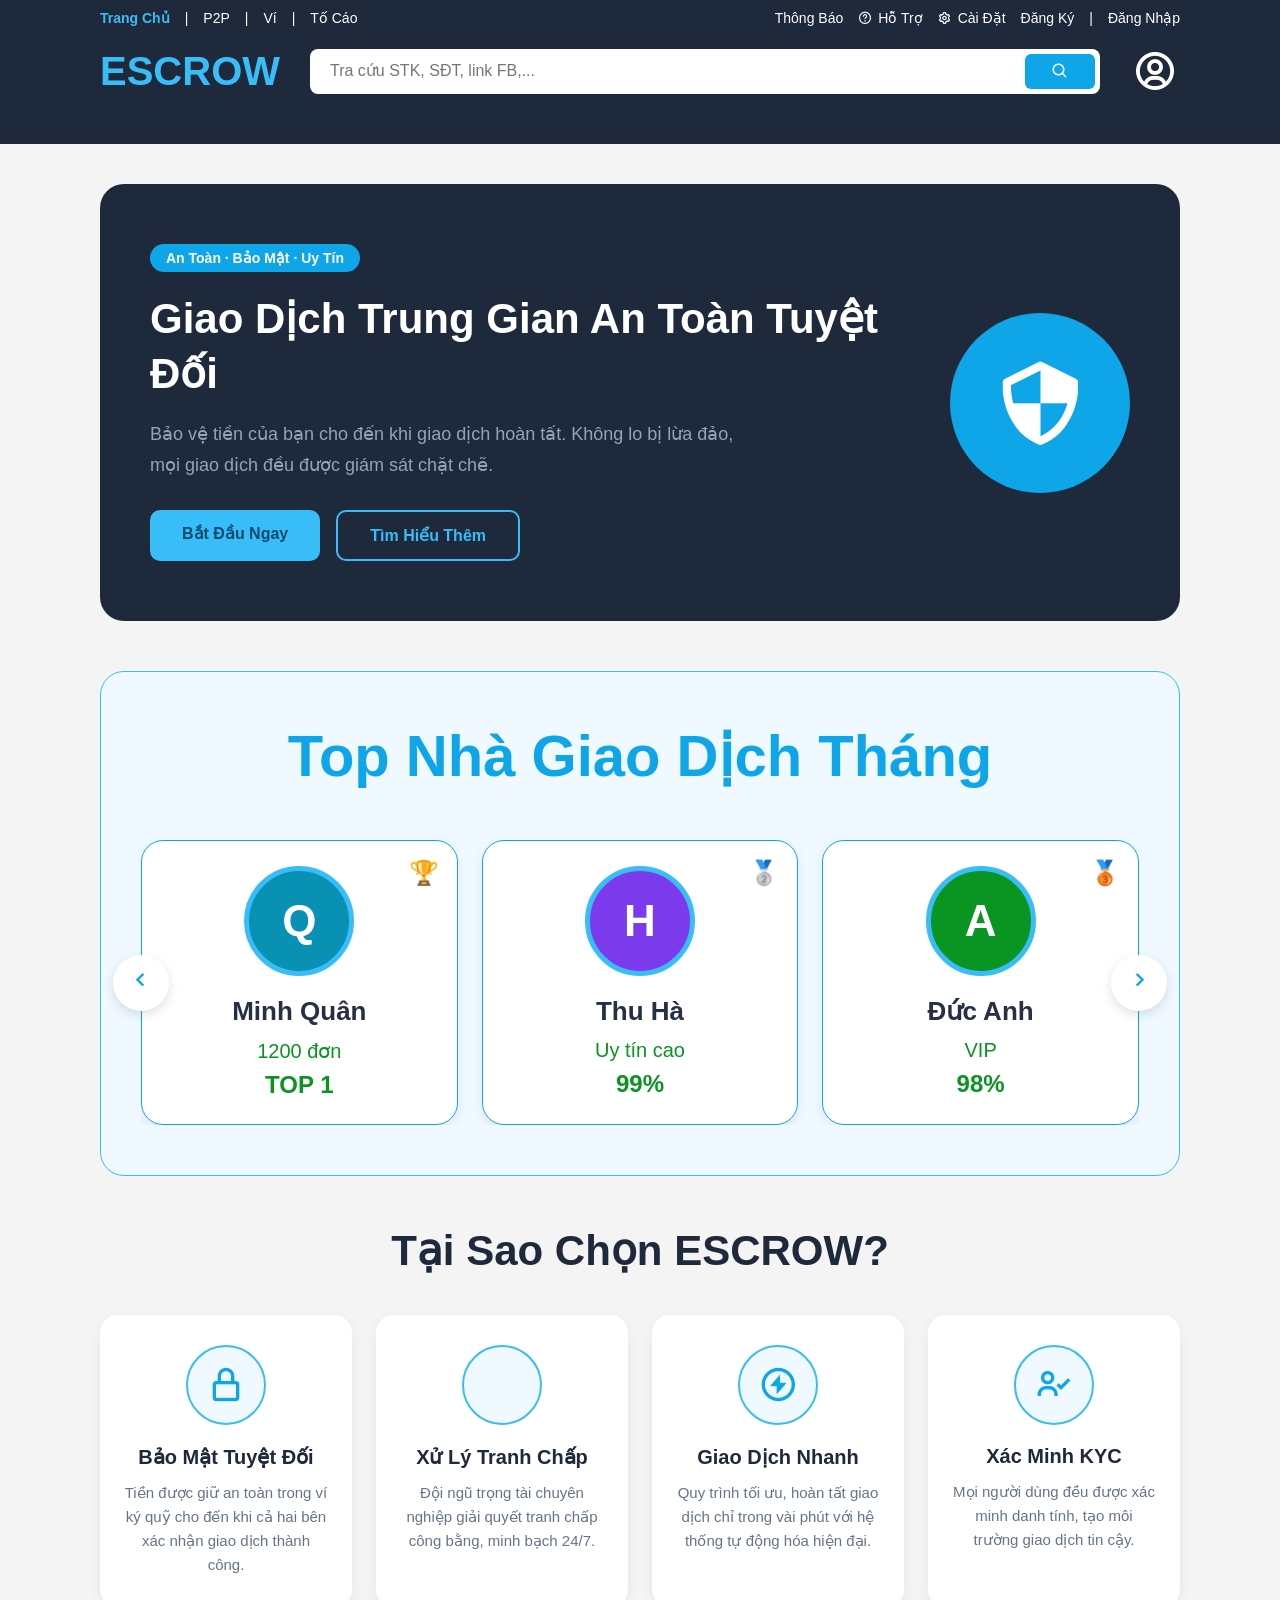
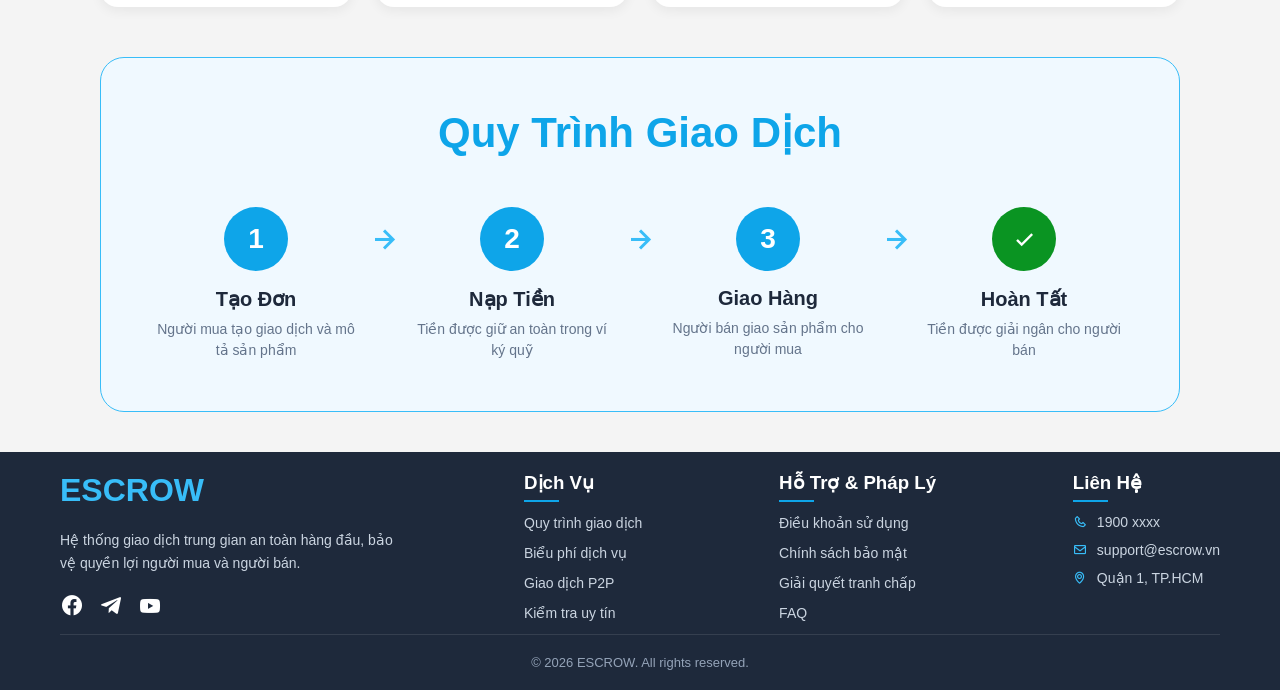
<file: html/index.html>
<!DOCTYPE html>
<html lang="vi">
<head>
    <meta charset="UTF-8">
    <meta name="viewport" content="width=device-width, initial-scale=1.0">
    <title>Trang Chủ - Giao Dịch Trung Gian</title>

    <!-- BOXICON -->
    <link href='https://unpkg.com/boxicons@2.1.4/css/boxicons.min.css' rel='stylesheet'>
    <link href="https://cdn.boxicons.com/3.0.8/fonts/basic/boxicons.min.css" rel="stylesheet">
    <link href="https://cdn.boxicons.com/3.0.8/fonts/filled/boxicons-filled.min.css" rel="stylesheet">
    <link href="https://cdn.boxicons.com/3.0.8/fonts/brands/boxicons-brands.min.css" rel="stylesheet">

    <!-- CSS -->
    <link rel="stylesheet" href="../css/global.css">
    <link rel="stylesheet" href="../css/local/index.css">
</head>

<body>
    <div class="container">
        <!-- ========================= HEADER ========================== -->
        <header>
            <!-- HEADER TOP -->
            <div class="header-top">
                <div class="header-top__left">
                    <a href="index.html" class="header-top__link active">Trang Chủ</a>
                    <span>|</span>
                    <a href="pages/p2p.html" class="header-top__link">P2P</a>
                    <span>|</span>
                    <a href="pages/wallet.html" class="header-top__link">Ví</a>
                    <span>|</span>
                    <a href="pages/report.html" class="header-top__link">Tố Cáo</a>
                </div>

                <div class="header-top__right">
                    <a href="pages/notification.html" class="header-top__link"><i class="bx bx-bell-ring"></i> Thông Báo</a>
                    <a href="pages/support.html" class="header-top__link"><i class="bx bx-help-circle"></i> Hỗ Trợ</a>
                    <a href="pages/settings.html" class="header-top__link"><i class="bx bx-cog"></i> Cài Đặt</a>
                    <a href="pages/register.html" class="header-top__link">Đăng Ký</a>
                    <span>|</span>
                    <a href="pages/login.html" class="header-top__link">Đăng Nhập</a>
                </div>
            </div>

            <!-- HEADER MID -->
            <div class="header-mid">
                <!-- LOGO -->
                <div class="header-mid__logo">ESCROW</div>

                <!-- SEARCH -->
                <div class="header-mid__search">
                    <input type="text" placeholder="Tra cứu STK, SĐT, link FB,...">
                    <button><i class="bx bx-search"></i></button>
                </div>

                <!-- ACCOUNT -->
                <div class="header-mid__profile">
                    <a href="pages/profile.html"><i class="bx bx-user-circle"></i></a>
                </div>
            </div>

            <!-- HEADER BOTTOM -->
            <div class="header-bottom">
                <div class="header-bottom__marquee">
                    Chào mừng bạn đến với Hệ Thống Giao Dịch Trung Gian ESCROW - 
                    An Toàn, Bảo Mật, Uy Tín hàng đầu Việt Nam. Hỗ trợ giao dịch 24/7!
                </div>
            </div>
        </header>

        <!-- ========================= MAIN ========================== -->
        <main>

            <!-- ===== SECTION 1: HERO BANNER ===== -->
            <section class="section-hero">
                <div class="section-hero__content">
                    <span class="section-hero__badge">An Toàn · Bảo Mật · Uy Tín</span>
                    <h1 class="section-hero__title">Giao Dịch Trung Gian An Toàn Tuyệt Đối</h1>
                    <p class="section-hero__desc">
                        Bảo vệ tiền của bạn cho đến khi giao dịch hoàn tất.
                        Không lo bị lừa đảo, mọi giao dịch đều được giám sát chặt chẽ.
                    </p>
                    <div class="section-hero__actions">
                        <a href="pages/p2p.html" class="section-hero__btn section-hero__btn--primary">Bắt Đầu Ngay</a>
                        <a href="#" class="section-hero__btn section-hero__btn--outline">Tìm Hiểu Thêm</a>
                    </div>
                </div>
                <div class="section-hero__visual">
                    <i class="bx bx-shield-quarter"></i>
                </div>
            </section>

            <!-- ===== SECTION 2: TOP TRADER ===== -->
            <section class="section-top-trader">
                <h2 class="section-top-trader__title">Top Nhà Giao Dịch Tháng</h2>
                <div class="section-top-trader__wrapper">
                    <button class="section-top-trader__button section-top-trader__button--left" id="prevBtn">
                        <i class="bx bx-chevron-left"></i>
                    </button>
                    <div class="section-top-trader__slider">
                        <div class="section-top-trader__track" id="sliderTrack">
                            <!-- Cards được render bằng home.js -->
                        </div>
                    </div>
                    <button class="section-top-trader__button section-top-trader__button--right" id="nextBtn">
                        <i class="bx bx-chevron-right"></i>
                    </button>
                </div>
            </section>

            <!-- ===== SECTION 3: TẠI SAO CHỌN ESCROW ===== -->
            <section class="section-feature">
                <h2 class="section-feature__title">Tại Sao Chọn ESCROW?</h2>
                <div class="section-feature__grid">
                    <div class="feature-card">
                        <div class="feature-card__icon"><i class="bx bx-lock-alt"></i></div>
                        <h3 class="feature-card__title">Bảo Mật Tuyệt Đối</h3>
                        <p class="feature-card__desc">
                            Tiền được giữ an toàn trong ví ký quỹ cho đến khi
                            cả hai bên xác nhận giao dịch thành công.
                        </p>
                    </div>
                    <div class="feature-card">
                        <div class="feature-card__icon"><i class="bx bx-balance"></i></div>
                        <h3 class="feature-card__title">Xử Lý Tranh Chấp</h3>
                        <p class="feature-card__desc">
                            Đội ngũ trọng tài chuyên nghiệp giải quyết tranh chấp
                            công bằng, minh bạch 24/7.
                        </p>
                    </div>
                    <div class="feature-card">
                        <div class="feature-card__icon"><i class="bx bx-bolt-circle"></i></div>
                        <h3 class="feature-card__title">Giao Dịch Nhanh</h3>
                        <p class="feature-card__desc">
                            Quy trình tối ưu, hoàn tất giao dịch chỉ trong vài phút
                            với hệ thống tự động hóa hiện đại.
                        </p>
                    </div>
                    <div class="feature-card">
                        <div class="feature-card__icon"><i class="bx bx-user-check"></i></div>
                        <h3 class="feature-card__title">Xác Minh KYC</h3>
                        <p class="feature-card__desc">
                            Mọi người dùng đều được xác minh danh tính,
                            tạo môi trường giao dịch tin cậy.
                        </p>
                    </div>
                </div>
            </section>

            <!-- ===== SECTION 4: QUY TRÌNH GIAO DỊCH ===== -->
            <section class="section-process">
                <h2 class="section-process__title">Quy Trình Giao Dịch</h2>
                <div class="section-process__steps">
                    <div class="process-step">
                        <div class="process-step__circle">1</div>
                        <h3 class="process-step__name">Tạo Đơn</h3>
                        <p class="process-step__desc">Người mua tạo giao dịch và mô tả sản phẩm</p>
                    </div>
                    <div class="process-step__arrow"><i class="bx bx-right-arrow-alt"></i></div>
                    <div class="process-step">
                        <div class="process-step__circle">2</div>
                        <h3 class="process-step__name">Nạp Tiền</h3>
                        <p class="process-step__desc">Tiền được giữ an toàn trong ví ký quỹ</p>
                    </div>
                    <div class="process-step__arrow"><i class="bx bx-right-arrow-alt"></i></div>
                    <div class="process-step">
                        <div class="process-step__circle">3</div>
                        <h3 class="process-step__name">Giao Hàng</h3>
                        <p class="process-step__desc">Người bán giao sản phẩm cho người mua</p>
                    </div>
                    <div class="process-step__arrow"><i class="bx bx-right-arrow-alt"></i></div>
                    <div class="process-step">
                        <div class="process-step__circle process-step__circle--done"><i class="bx bx-check"></i></div>
                        <h3 class="process-step__name">Hoàn Tất</h3>
                        <p class="process-step__desc">Tiền được giải ngân cho người bán</p>
                    </div>
                </div>
            </section>

        </main>

        <!-- ========================= FOOTER ========================== -->
        <footer>
            <!-- TOP -->
            <div class="footer-top">

                <!-- LEFT -->
                <div class="footer-top__left">
                    <h2 class="footer-top__logo">ESCROW</h2>
                    <p class="footer-top__description">
                        Hệ thống giao dịch trung gian an toàn hàng đầu,
                        bảo vệ quyền lợi người mua và người bán.
                    </p>
                    <div class="footer-top__social">
                        <a href="#"><i class="bx bxl-facebook-circle"></i></a>
                        <a href="#"><i class="bx bxl-telegram"></i></a>
                        <a href="#"><i class="bx bxl-youtube"></i></a>
                    </div>
                </div>

                <!-- Spacer div giữ theo bố cục mẫu 2 -->
                <div></div>

                <!-- RIGHT -->
                <div class="footer-top__right">

                    <!-- BOX -->
                    <div class="footer-box">
                        <h3 class="footer-box__title">Dịch Vụ</h3>
                        <ul class="footer-box__list">
                            <li><a href="#">Quy trình giao dịch</a></li>
                            <li><a href="#">Biểu phí dịch vụ</a></li>
                            <li><a href="#">Giao dịch P2P</a></li>
                            <li><a href="#">Kiểm tra uy tín</a></li>
                        </ul>
                    </div>

                    <!-- BOX -->
                    <div class="footer-box">
                        <h3 class="footer-box__title">Hỗ Trợ & Pháp Lý</h3>
                        <ul class="footer-box__list">
                            <li><a href="#">Điều khoản sử dụng</a></li>
                            <li><a href="#">Chính sách bảo mật</a></li>
                            <li><a href="#">Giải quyết tranh chấp</a></li>
                            <li><a href="#">FAQ</a></li>
                        </ul>
                    </div>

                    <!-- BOX CONTACT -->
                    <div class="footer-box footer-box--contact">
                        <h3 class="footer-box__title">Liên Hệ</h3>
                        <div class="footer-box__contact">
                            <p><i class="bx bx-phone"></i> 1900 xxxx</p>
                            <p><i class="bx bx-envelope"></i> support@escrow.vn</p>
                            <p><i class="bx bx-map"></i> Quận 1, TP.HCM</p>
                        </div>
                    </div>

                </div>

            </div>

            <!-- BOTTOM -->
            <div class="footer-bottom">
                © 2026 ESCROW. All rights reserved.
            </div>
        </footer>
    </div>

    <!-- JS -->
    <script src="../js/global.js"></script>
    <script src="../js/local/index.js"></script>
</body>
</html>
</file>
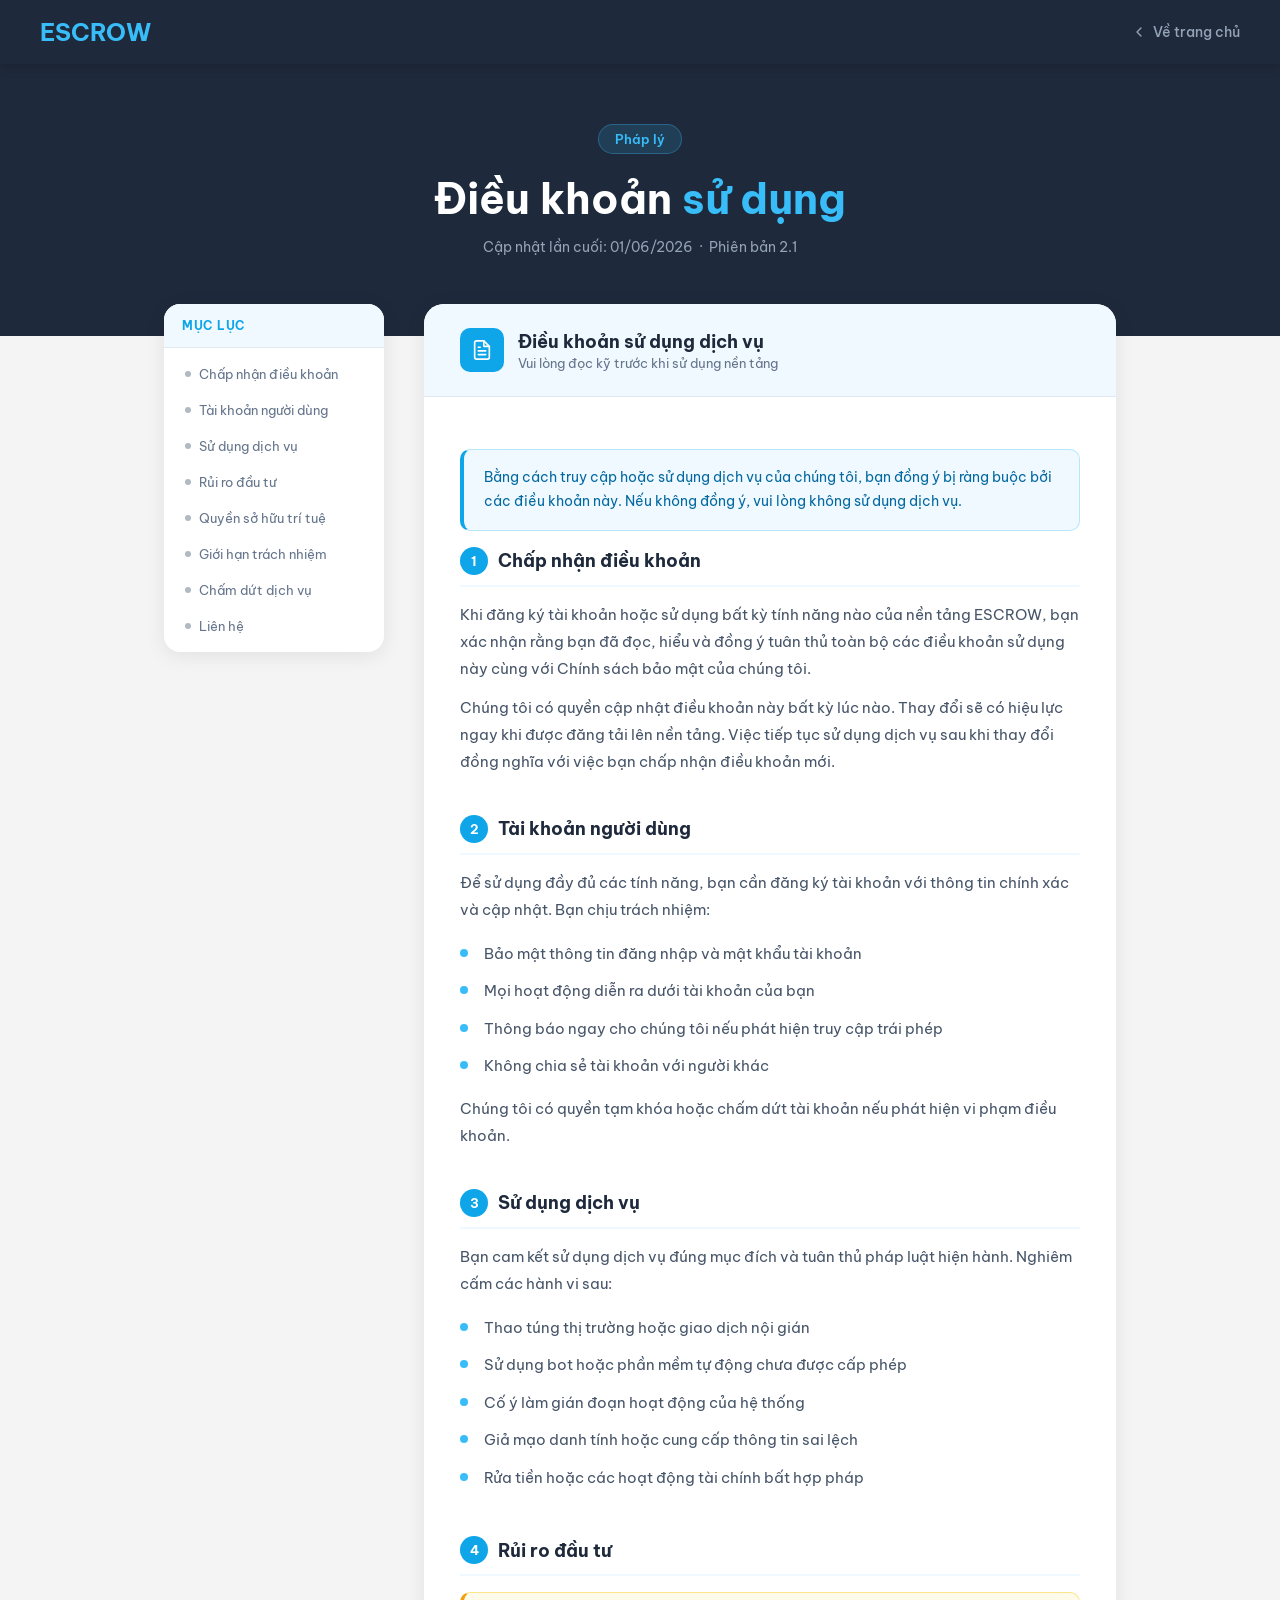
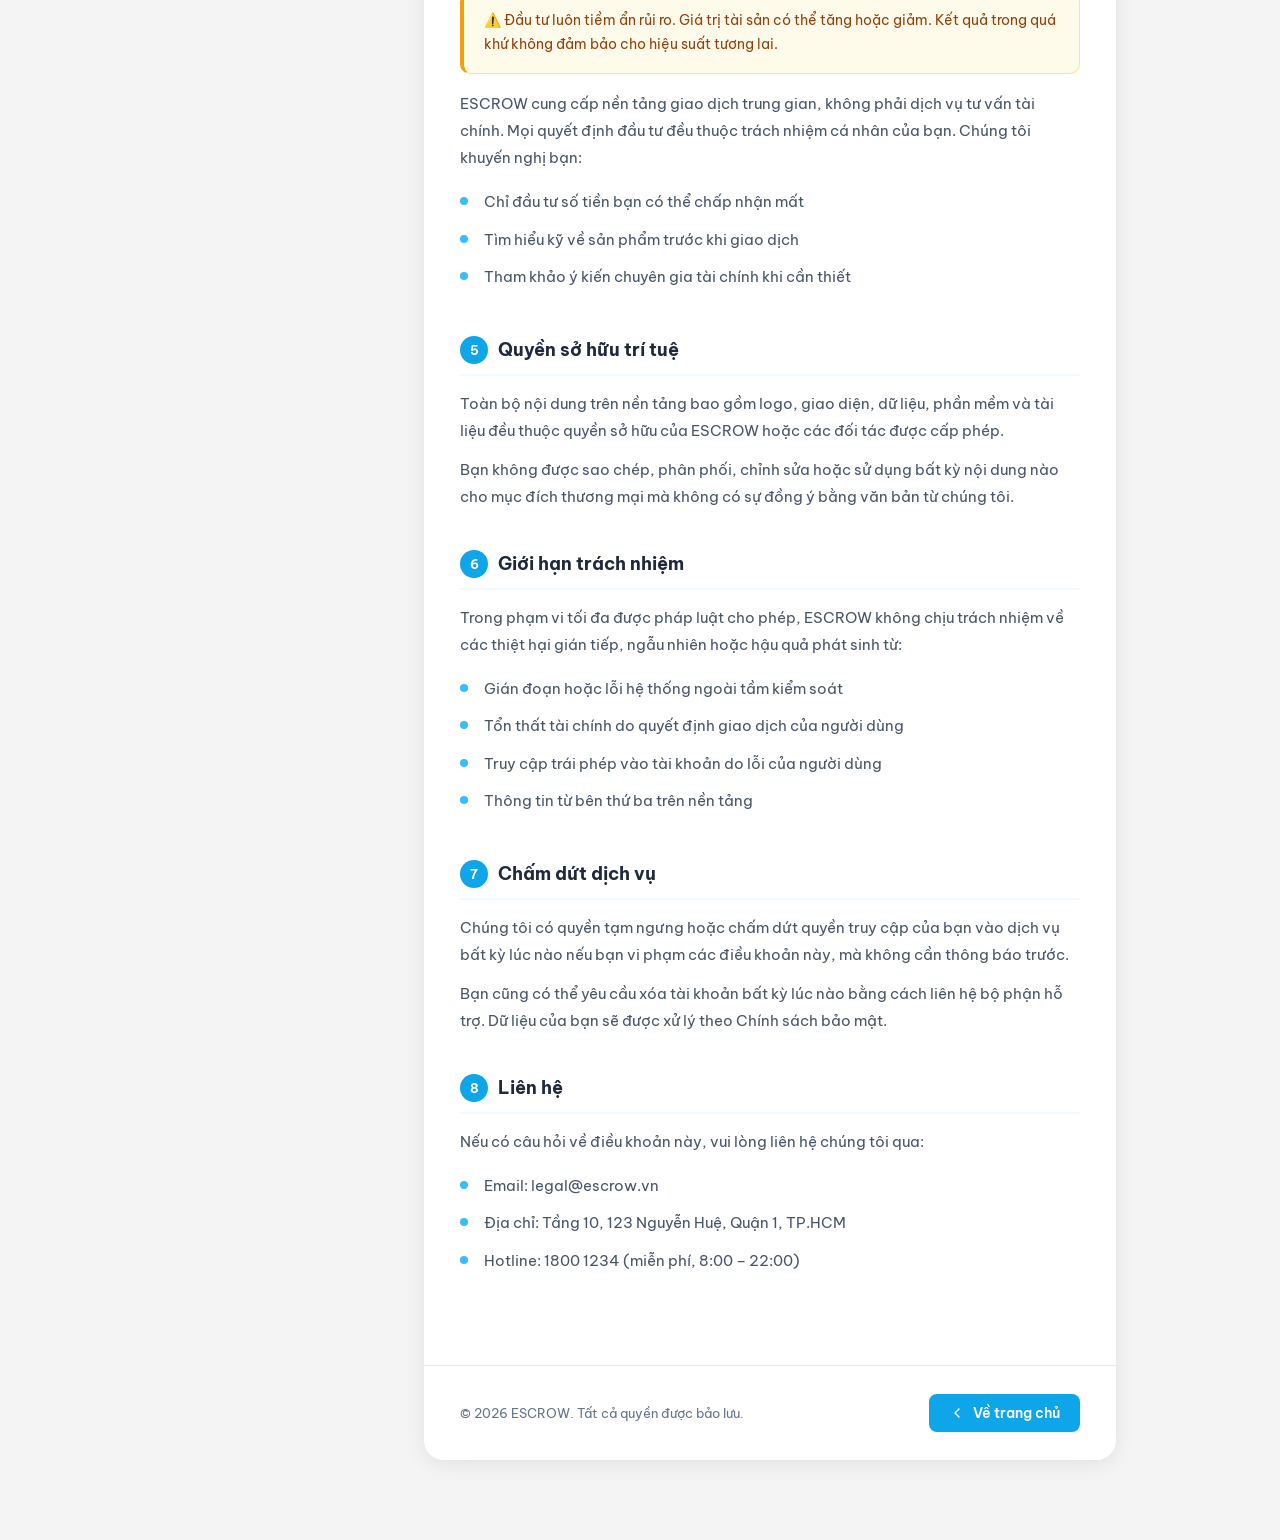
<file: html/pages/dieu-khoan.html>
<!DOCTYPE html>
<html lang="vi">
<head>
    <meta charset="UTF-8">
    <meta name="viewport" content="width=device-width, initial-scale=1.0">
    <title>Điều khoản sử dụng</title>
    <link rel="stylesheet" href="https://fonts.googleapis.com/css2?family=Be+Vietnam+Pro:wght@400;500;600;700&display=swap">
    <link rel="stylesheet" href="/css/local/dieu-khoan.css">
</head>
<body>

<!-- HEADER -->
<header>
    <a href="/" class="header__logo">ESCROW</a>
    <a href="/" class="header__back">
        <svg viewBox="0 0 24 24"><polyline points="15 18 9 12 15 6"/></svg>
        Về trang chủ
    </a>
</header>

<!-- HERO -->
<div class="hero">
    <div class="hero__badge">Pháp lý</div>
    <h1 class="hero__title">Điều khoản <span>sử dụng</span></h1>
    <p class="hero__meta">Cập nhật lần cuối: 01/06/2026 &nbsp;·&nbsp; Phiên bản 2.1</p>
</div>

<!-- MAIN -->
<div class="page-wrapper">
    <div class="content-grid">

        <!-- SIDEBAR -->
        <aside class="sidebar">
            <div class="sidebar__card">
                <div class="sidebar__title">Mục lục</div>
                <nav class="sidebar__nav">
                    <a href="#s1" class="sidebar__link active">Chấp nhận điều khoản</a>
                    <a href="#s2" class="sidebar__link">Tài khoản người dùng</a>
                    <a href="#s3" class="sidebar__link">Sử dụng dịch vụ</a>
                    <a href="#s4" class="sidebar__link">Rủi ro đầu tư</a>
                    <a href="#s5" class="sidebar__link">Quyền sở hữu trí tuệ</a>
                    <a href="#s6" class="sidebar__link">Giới hạn trách nhiệm</a>
                    <a href="#s7" class="sidebar__link">Chấm dứt dịch vụ</a>
                    <a href="#s8" class="sidebar__link">Liên hệ</a>
                </nav>
            </div>
        </aside>

        <!-- CONTENT -->
        <main class="content">
            <div class="content__header">
                <div class="content__header-icon">
                    <svg viewBox="0 0 24 24"><path d="M14 2H6a2 2 0 0 0-2 2v16a2 2 0 0 0 2 2h12a2 2 0 0 0 2-2V8z"/><polyline points="14 2 14 8 20 8"/><line x1="16" y1="13" x2="8" y2="13"/><line x1="16" y1="17" x2="8" y2="17"/><polyline points="10 9 9 9 8 9"/></svg>
                </div>
                <div class="content__header-text">
                    <h2>Điều khoản sử dụng dịch vụ</h2>
                    <p>Vui lòng đọc kỹ trước khi sử dụng nền tảng</p>
                </div>
            </div>

            <div class="content__body">

                <div class="highlight-box">
                    Bằng cách truy cập hoặc sử dụng dịch vụ của chúng tôi, bạn đồng ý bị ràng buộc bởi các điều khoản này. Nếu không đồng ý, vui lòng không sử dụng dịch vụ.
                </div>

                <div class="section" id="s1">
                    <h3 class="section__title"><span class="section__num">1</span> Chấp nhận điều khoản</h3>
                    <p>Khi đăng ký tài khoản hoặc sử dụng bất kỳ tính năng nào của nền tảng ESCROW, bạn xác nhận rằng bạn đã đọc, hiểu và đồng ý tuân thủ toàn bộ các điều khoản sử dụng này cùng với Chính sách bảo mật của chúng tôi.</p>
                    <p>Chúng tôi có quyền cập nhật điều khoản này bất kỳ lúc nào. Thay đổi sẽ có hiệu lực ngay khi được đăng tải lên nền tảng. Việc tiếp tục sử dụng dịch vụ sau khi thay đổi đồng nghĩa với việc bạn chấp nhận điều khoản mới.</p>
                </div>

                <div class="section" id="s2">
                    <h3 class="section__title"><span class="section__num">2</span> Tài khoản người dùng</h3>
                    <p>Để sử dụng đầy đủ các tính năng, bạn cần đăng ký tài khoản với thông tin chính xác và cập nhật. Bạn chịu trách nhiệm:</p>
                    <ul>
                        <li>Bảo mật thông tin đăng nhập và mật khẩu tài khoản</li>
                        <li>Mọi hoạt động diễn ra dưới tài khoản của bạn</li>
                        <li>Thông báo ngay cho chúng tôi nếu phát hiện truy cập trái phép</li>
                        <li>Không chia sẻ tài khoản với người khác</li>
                    </ul>
                    <p>Chúng tôi có quyền tạm khóa hoặc chấm dứt tài khoản nếu phát hiện vi phạm điều khoản.</p>
                </div>

                <div class="section" id="s3">
                    <h3 class="section__title"><span class="section__num">3</span> Sử dụng dịch vụ</h3>
                    <p>Bạn cam kết sử dụng dịch vụ đúng mục đích và tuân thủ pháp luật hiện hành. Nghiêm cấm các hành vi sau:</p>
                    <ul>
                        <li>Thao túng thị trường hoặc giao dịch nội gián</li>
                        <li>Sử dụng bot hoặc phần mềm tự động chưa được cấp phép</li>
                        <li>Cố ý làm gián đoạn hoạt động của hệ thống</li>
                        <li>Giả mạo danh tính hoặc cung cấp thông tin sai lệch</li>
                        <li>Rửa tiền hoặc các hoạt động tài chính bất hợp pháp</li>
                    </ul>
                </div>

                <div class="section" id="s4">
                    <h3 class="section__title"><span class="section__num">4</span> Rủi ro đầu tư</h3>
                    <div class="warning-box">
                        ⚠️ Đầu tư luôn tiềm ẩn rủi ro. Giá trị tài sản có thể tăng hoặc giảm. Kết quả trong quá khứ không đảm bảo cho hiệu suất tương lai.
                    </div>
                    <p>ESCROW cung cấp nền tảng giao dịch trung gian, không phải dịch vụ tư vấn tài chính. Mọi quyết định đầu tư đều thuộc trách nhiệm cá nhân của bạn. Chúng tôi khuyến nghị bạn:</p>
                    <ul>
                        <li>Chỉ đầu tư số tiền bạn có thể chấp nhận mất</li>
                        <li>Tìm hiểu kỹ về sản phẩm trước khi giao dịch</li>
                        <li>Tham khảo ý kiến chuyên gia tài chính khi cần thiết</li>
                    </ul>
                </div>

                <div class="section" id="s5">
                    <h3 class="section__title"><span class="section__num">5</span> Quyền sở hữu trí tuệ</h3>
                    <p>Toàn bộ nội dung trên nền tảng bao gồm logo, giao diện, dữ liệu, phần mềm và tài liệu đều thuộc quyền sở hữu của ESCROW hoặc các đối tác được cấp phép.</p>
                    <p>Bạn không được sao chép, phân phối, chỉnh sửa hoặc sử dụng bất kỳ nội dung nào cho mục đích thương mại mà không có sự đồng ý bằng văn bản từ chúng tôi.</p>
                </div>

                <div class="section" id="s6">
                    <h3 class="section__title"><span class="section__num">6</span> Giới hạn trách nhiệm</h3>
                    <p>Trong phạm vi tối đa được pháp luật cho phép, ESCROW không chịu trách nhiệm về các thiệt hại gián tiếp, ngẫu nhiên hoặc hậu quả phát sinh từ:</p>
                    <ul>
                        <li>Gián đoạn hoặc lỗi hệ thống ngoài tầm kiểm soát</li>
                        <li>Tổn thất tài chính do quyết định giao dịch của người dùng</li>
                        <li>Truy cập trái phép vào tài khoản do lỗi của người dùng</li>
                        <li>Thông tin từ bên thứ ba trên nền tảng</li>
                    </ul>
                </div>

                <div class="section" id="s7">
                    <h3 class="section__title"><span class="section__num">7</span> Chấm dứt dịch vụ</h3>
                    <p>Chúng tôi có quyền tạm ngưng hoặc chấm dứt quyền truy cập của bạn vào dịch vụ bất kỳ lúc nào nếu bạn vi phạm các điều khoản này, mà không cần thông báo trước.</p>
                    <p>Bạn cũng có thể yêu cầu xóa tài khoản bất kỳ lúc nào bằng cách liên hệ bộ phận hỗ trợ. Dữ liệu của bạn sẽ được xử lý theo Chính sách bảo mật.</p>
                </div>

                <div class="section" id="s8">
                    <h3 class="section__title"><span class="section__num">8</span> Liên hệ</h3>
                    <p>Nếu có câu hỏi về điều khoản này, vui lòng liên hệ chúng tôi qua:</p>
                    <ul>
                        <li>Email: legal@escrow.vn</li>
                        <li>Địa chỉ: Tầng 10, 123 Nguyễn Huệ, Quận 1, TP.HCM</li>
                        <li>Hotline: 1800 1234 (miễn phí, 8:00 – 22:00)</li>
                    </ul>
                </div>

            </div>

            <!-- PAGE FOOTER -->
            <div class="page-footer">
                <p class="page-footer__text">© 2026 ESCROW. Tất cả quyền được bảo lưu.</p>
                <a href="/" class="page-footer__btn">
                    <svg width="16" height="16" viewBox="0 0 24 24" fill="none" stroke="currentColor" stroke-width="2" stroke-linecap="round" stroke-linejoin="round"><polyline points="15 18 9 12 15 6"/></svg>
                    Về trang chủ
                </a>
            </div>

        </main>
    </div>
</div>

<script src="/js/local/dieu-khoan.js"></script>
</body>
</html>
</file>
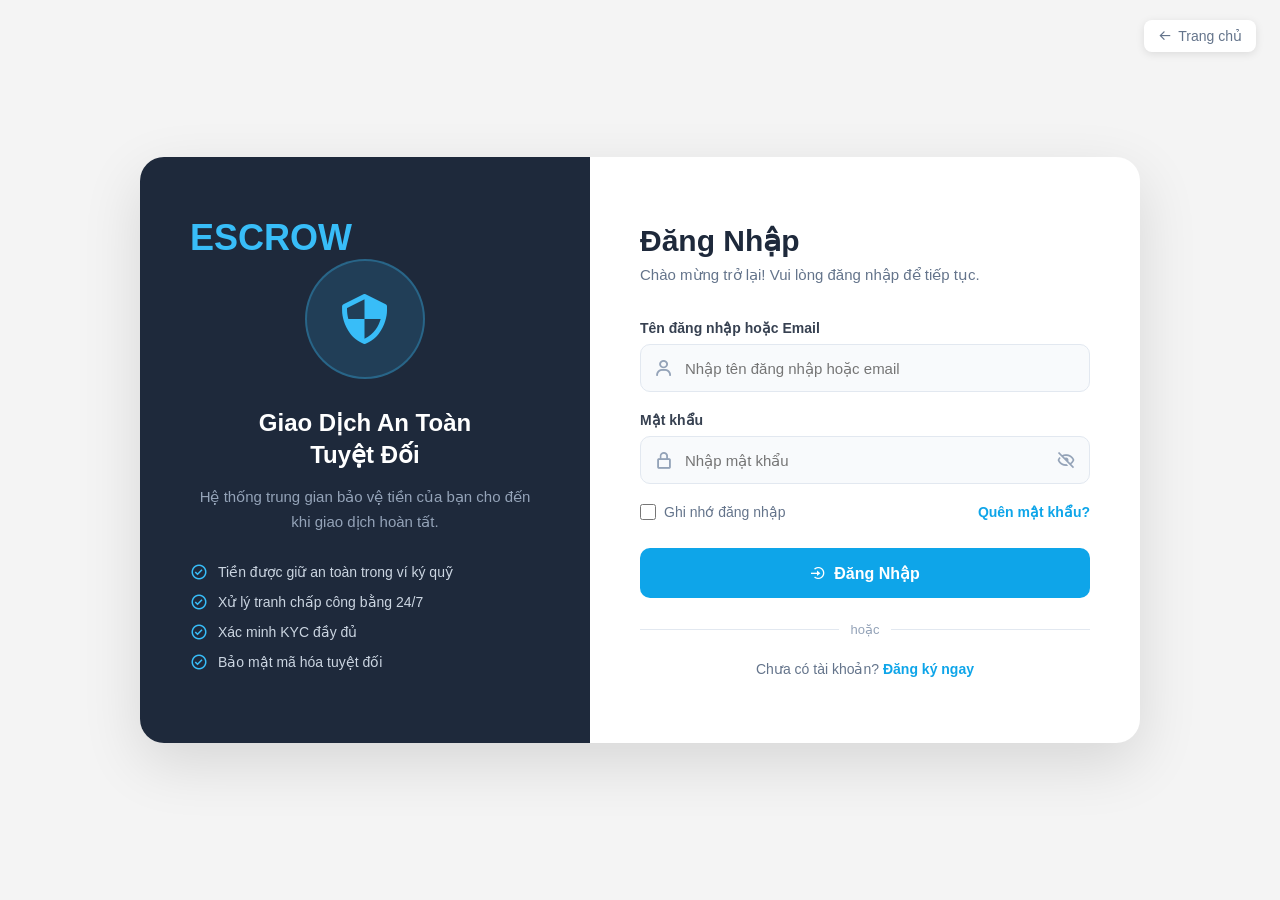
<file: html/pages/login.html>
<!DOCTYPE html>
<html lang="vi">
<head>
    <meta charset="UTF-8">
    <meta name="viewport" content="width=device-width, initial-scale=1.0">
    <title>Đăng Nhập - ESCROW</title>
    <link href='https://unpkg.com/boxicons@2.1.4/css/boxicons.min.css' rel='stylesheet'>
    <link rel="stylesheet" href="../../css/global.css">
    <link rel="stylesheet" href="../../css/local/login.css">
</head>
<body>

    <!-- BACK HOME -->
    <div class="back-home">
        <a href="../index.html">
            <i class='bx bx-arrow-back'></i> Trang chủ
        </a>
    </div>

    <div class="auth-card">

        <!-- LEFT -->
        <div class="auth-card__left">
            <a href="../index.html" class="auth-card__logo">ESCROW</a>

            <div class="auth-card__brand">
                <div class="auth-card__brand-icon">
                    <i class='bx bx-shield-quarter'></i>
                </div>
                <h2 class="auth-card__brand-title">Giao Dịch An Toàn<br>Tuyệt Đối</h2>
                <p class="auth-card__brand-desc">Hệ thống trung gian bảo vệ tiền của bạn cho đến khi giao dịch hoàn tất.</p>

                <ul class="auth-card__brand-features">
                    <li><i class='bx bx-check-circle'></i> Tiền được giữ an toàn trong ví ký quỹ</li>
                    <li><i class='bx bx-check-circle'></i> Xử lý tranh chấp công bằng 24/7</li>
                    <li><i class='bx bx-check-circle'></i> Xác minh KYC đầy đủ</li>
                    <li><i class='bx bx-check-circle'></i> Bảo mật mã hóa tuyệt đối</li>
                </ul>
            </div>

            <div></div>
        </div>

        <!-- RIGHT -->
        <div class="auth-card__right">
            <div class="auth-form__header">
                <h1 class="auth-form__title">Đăng Nhập</h1>
                <p class="auth-form__subtitle">Chào mừng trở lại! Vui lòng đăng nhập để tiếp tục.</p>
            </div>

            <div class="auth-form__error" id="errorBox">
                <i class='bx bx-error-circle'></i>
                <span id="errorMsg"></span>
            </div>

            <div class="auth-form__group">
                <label class="auth-form__label" for="username">Tên đăng nhập hoặc Email</label>
                <div class="auth-form__input-wrap">
                    <i class='bx bx-user'></i>
                    <input class="auth-form__input" type="text" id="username" placeholder="Nhập tên đăng nhập hoặc email">
                </div>
            </div>

            <div class="auth-form__group">
                <label class="auth-form__label" for="password">Mật khẩu</label>
                <div class="auth-form__input-wrap">
                    <i class='bx bx-lock-alt'></i>
                    <input class="auth-form__input has-toggle" type="password" id="password" placeholder="Nhập mật khẩu">
                    <i class='bx bx-hide toggle-pw' id="togglePw"></i>
                </div>
            </div>

            <div class="auth-form__options">
                <label class="auth-form__remember">
                    <input type="checkbox" id="rememberMe">
                    <span>Ghi nhớ đăng nhập</span>
                </label>
                <a href="#" class="auth-form__forgot">Quên mật khẩu?</a>
            </div>

            <button class="auth-form__btn" id="loginBtn">
                <i class='bx bx-log-in-circle'></i>
                Đăng Nhập
            </button>

            <div class="auth-form__divider"><span>hoặc</span></div>

            <p class="auth-form__switch">
                Chưa có tài khoản? <a href="register.html">Đăng ký ngay</a>
            </p>
        </div>

    </div>

    <script src="../../js/global.js"></script>
    <script src="../../js/local/login.js"></script>
</body>
</html>
</file>
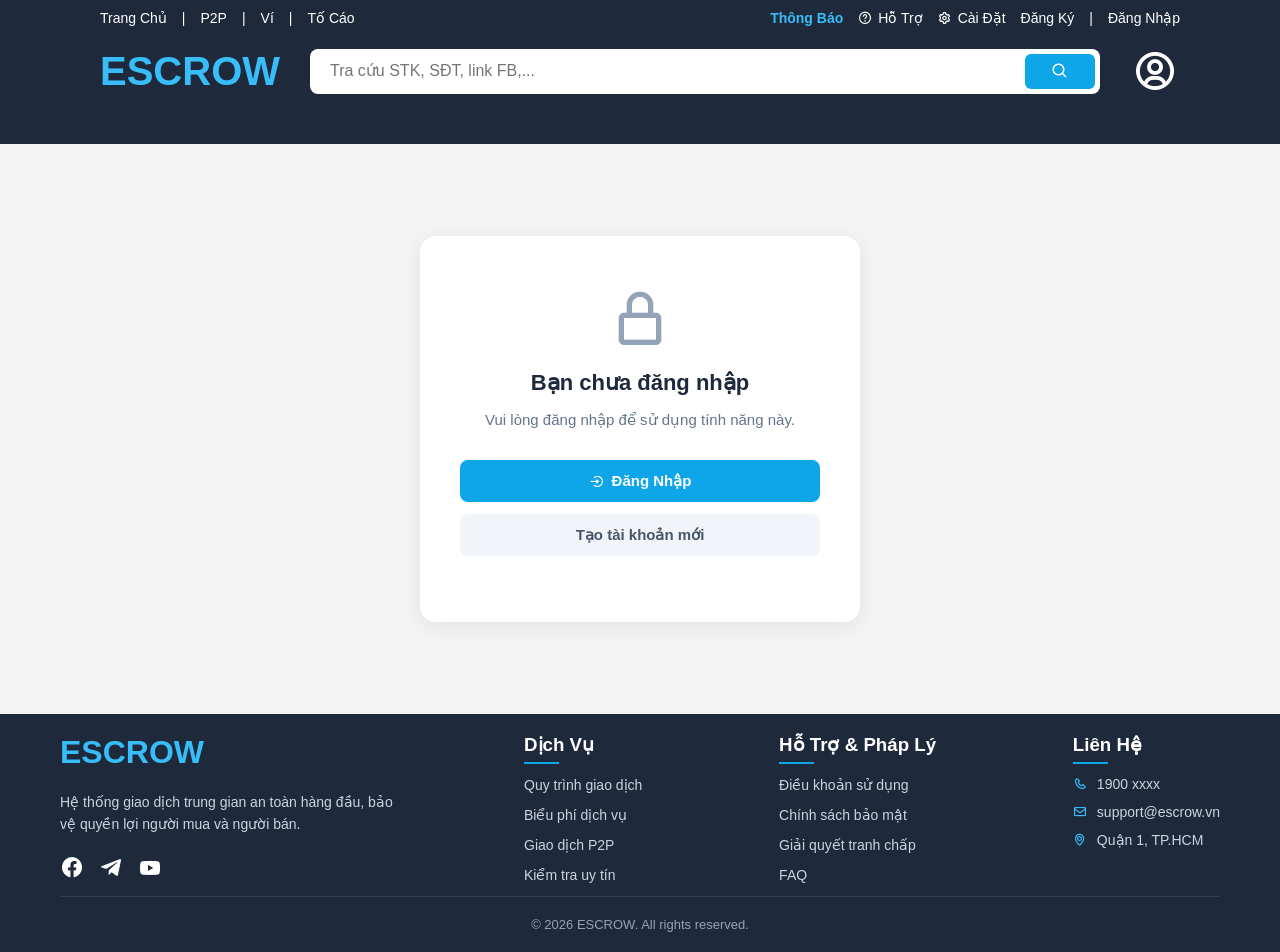
<file: html/pages/notification.html>
<!DOCTYPE html>
<html lang="vi">
<head>
    <meta charset="UTF-8">
    <meta name="viewport" content="width=device-width, initial-scale=1.0">
    <title>Thông Báo - ESCROW</title>
    <link href='https://unpkg.com/boxicons@2.1.4/css/boxicons.min.css' rel='stylesheet'>
    <link rel="stylesheet" href="../../css/global.css">
    <link rel="stylesheet" href="../../css/local/notification.css">
</head>
<body>
<div class="container">

    <!-- HEADER -->
        <header>
            <!-- HEADER TOP -->
            <div class="header-top">
                <div class="header-top__left">
                    <a href="../index.html" class="header-top__link">Trang Chủ</a>
                    <span>|</span>
                    <a href="p2p.html" class="header-top__link">P2P</a>
                    <span>|</span>
                    <a href="wallet.html" class="header-top__link">Ví</a>
                    <span>|</span>
                    <a href="report.html" class="header-top__link">Tố Cáo</a>
                </div>

                <div class="header-top__right">
                    <a href="notification.html" class="header-top__link active"><i class="bx bx-bell-ring"></i> Thông Báo</a>
                    <a href="support.html" class="header-top__link"><i class="bx bx-help-circle"></i> Hỗ Trợ</a>
                    <a href="settings.html" class="header-top__link"><i class="bx bx-cog"></i> Cài Đặt</a>
                    <a href="register.html" class="header-top__link">Đăng Ký</a>
                    <span>|</span>
                    <a href="login.html" class="header-top__link">Đăng Nhập</a>
                </div>
            </div>

            <!-- HEADER MID -->
            <div class="header-mid">
                <!-- LOGO -->
                <div class="header-mid__logo">ESCROW</div>

                <!-- SEARCH -->
                <div class="header-mid__search">
                    <input type="text" placeholder="Tra cứu STK, SĐT, link FB,...">
                    <button><i class="bx bx-search"></i></button>
                </div>

                <!-- ACCOUNT -->
                <div class="header-mid__profile">
                    <a href="profile.html"><i class="bx bx-user-circle"></i></a>
                </div>
            </div>

            <!-- HEADER BOTTOM -->
            <div class="header-bottom">
                <div class="header-bottom__marquee">
                    Chào mừng bạn đến với Hệ Thống Giao Dịch Trung Gian ESCROW - 
                    An Toàn, Bảo Mật, Uy Tín hàng đầu Việt Nam. Hỗ trợ giao dịch 24/7!
                </div>
            </div>
        </header>

    <main class="notif-main">

        <!-- HEADER ROW -->
        <div class="notif-header-row">
            <div>
                <h1 class="notif-title">Thông Báo</h1>
                <p class="notif-subtitle">
                    Bạn có <strong id="unreadCount">0</strong> thông báo chưa đọc
                </p>
            </div>
            <button class="notif-btn notif-btn--ghost" onclick="markAllRead()">
                <i class='bx bx-check-double'></i> Đánh dấu tất cả đã đọc
            </button>
        </div>

        <!-- TOOLBAR -->
        <div class="notif-toolbar">
            <!-- CUSTOM DROPDOWN -->
            <div class="custom-dropdown" id="notifDropdown">
                <div class="custom-dropdown__trigger" id="notifDropdownTrigger" onclick="toggleNotifDropdown()">
                    <i class='bx bx-filter-alt'></i>
                    <span class="custom-dropdown__label" id="notifDropdownLabel">Tất cả</span>
                    <i class='bx bx-chevron-down custom-dropdown__arrow'></i>
                </div>
                <div class="custom-dropdown__menu" id="notifDropdownMenu">
                    <!-- render bởi JS -->
                </div>
            </div>

            <!-- DATE FROM -->
            <div class="notif-filter-group">
                <div class="notif-date-wrap">
                    <i class='bx bx-calendar'></i>
                    <input type="date" id="dateFrom" class="notif-date-input" onchange="filterByDate()">
                </div>
            </div>

            <!-- DATE TO -->
            <div class="notif-filter-group">
                <div class="notif-date-wrap">
                    <i class='bx bx-calendar'></i>
                    <input type="date" id="dateTo" class="notif-date-input" onchange="filterByDate()">
                </div>
            </div>

            <button class="notif-btn notif-btn--ghost" onclick="clearDateFilter()">
                <i class='bx bx-x'></i> Xóa lọc
            </button>
        </div>

        <!-- DANH SÁCH -->
        <div class="notif-list-wrap">
            <div class="notif-list" id="notifList">
                <!-- render bởi JS -->
            </div>
        </div>

    </main>

    <!-- FOOTER -->
        <footer>
            <!-- TOP -->
            <div class="footer-top">

                <!-- LEFT -->
                <div class="footer-top__left">
                    <h2 class="footer-top__logo">ESCROW</h2>
                    <p class="footer-top__description">
                        Hệ thống giao dịch trung gian an toàn hàng đầu,
                        bảo vệ quyền lợi người mua và người bán.
                    </p>
                    <div class="footer-top__social">
                        <a href="#"><i class="bx bxl-facebook-circle"></i></a>
                        <a href="#"><i class="bx bxl-telegram"></i></a>
                        <a href="#"><i class="bx bxl-youtube"></i></a>
                    </div>
                </div>

                <!-- Spacer div giữ theo bố cục mẫu 2 -->
                <div></div>

                <!-- RIGHT -->
                <div class="footer-top__right">

                    <!-- BOX -->
                    <div class="footer-box">
                        <h3 class="footer-box__title">Dịch Vụ</h3>
                        <ul class="footer-box__list">
                            <li><a href="#">Quy trình giao dịch</a></li>
                            <li><a href="#">Biểu phí dịch vụ</a></li>
                            <li><a href="#">Giao dịch P2P</a></li>
                            <li><a href="#">Kiểm tra uy tín</a></li>
                        </ul>
                    </div>

                    <!-- BOX -->
                    <div class="footer-box">
                        <h3 class="footer-box__title">Hỗ Trợ & Pháp Lý</h3>
                        <ul class="footer-box__list">
                            <li><a href="#">Điều khoản sử dụng</a></li>
                            <li><a href="#">Chính sách bảo mật</a></li>
                            <li><a href="#">Giải quyết tranh chấp</a></li>
                            <li><a href="#">FAQ</a></li>
                        </ul>
                    </div>

                    <!-- BOX CONTACT -->
                    <div class="footer-box footer-box--contact">
                        <h3 class="footer-box__title">Liên Hệ</h3>
                        <div class="footer-box__contact">
                            <p><i class="bx bx-phone"></i> 1900 xxxx</p>
                            <p><i class="bx bx-envelope"></i> support@escrow.vn</p>
                            <p><i class="bx bx-map"></i> Quận 1, TP.HCM</p>
                        </div>
                    </div>

                </div>

            </div>

            <!-- BOTTOM -->
            <div class="footer-bottom">
                © 2026 ESCROW. All rights reserved.
            </div>
        </footer>

</div>

<!-- =====================================================================
     TEMPLATE: NOTIFICATION ITEM
     Backend mapping:
       id            → ThongBao.MaThongBao
       loai          → ThongBao.LoaiThongBao
       tieuDe        → ThongBao.TieuDe
       noiDung       → ThongBao.NoiDung
       thoiGian      → ThongBao.ThoiGian
       daDoc         → ThongBao.DaDoc
       duongDan      → ThongBao.DuongDanLienKet
====================================================================== -->
<template id="notifTemplate">
    <div class="notif-item">
        <div class="notif-item__icon-wrap">
            <div class="notif-item__icon"></div>
        </div>
        <div class="notif-item__body">
            <div class="notif-item__title"></div>
            <div class="notif-item__desc"></div>
            <div class="notif-item__time"></div>
        </div>
        <div class="notif-item__right">
            <span class="notif-item__dot"></span>
        </div>
    </div>
</template>

<script src="../../js/global.js"></script>
<script src="../../js/local/notification.js"></script>
</body>
</html>
</file>
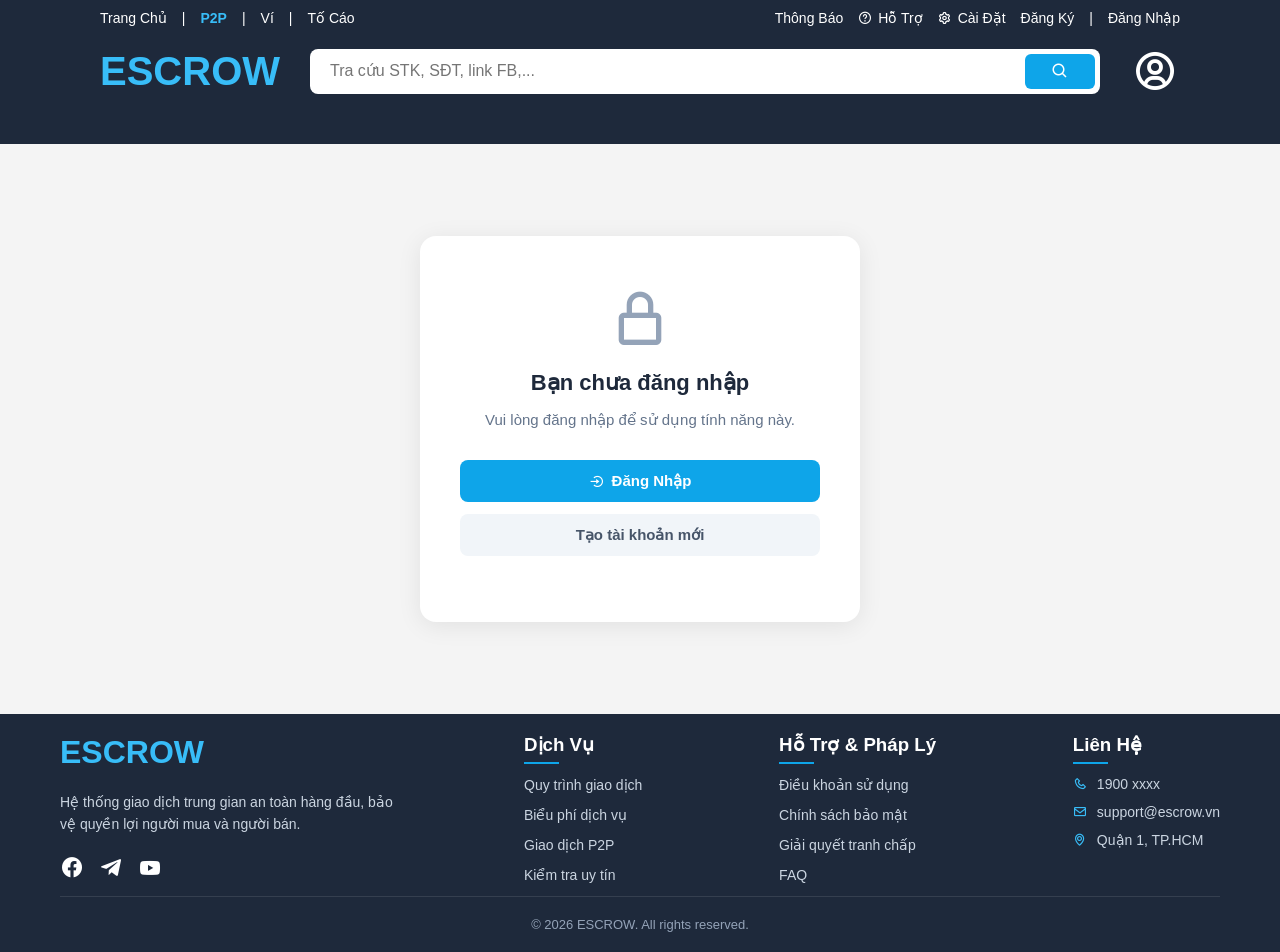
<file: html/pages/p2p.html>
<!DOCTYPE html>
<html lang="vi">
<head>
    <meta charset="UTF-8">
    <meta name="viewport" content="width=device-width, initial-scale=1.0">
    <title>Giao Dịch P2P - ESCROW</title>
    <link href='https://unpkg.com/boxicons@2.1.4/css/boxicons.min.css' rel='stylesheet'>
    <link rel="stylesheet" href="../../css/global.css">
    <link rel="stylesheet" href="../../css/local/p2p.css">
</head>
<body>
<div class="container">

    <!-- HEADER -->
        <header>
            <!-- HEADER TOP -->
            <div class="header-top">
                <div class="header-top__left">
                    <a href="../index.html" class="header-top__link">Trang Chủ</a>
                    <span>|</span>
                    <a href="p2p.html" class="header-top__link active">P2P</a>
                    <span>|</span>
                    <a href="wallet.html" class="header-top__link">Ví</a>
                    <span>|</span>
                    <a href="report.html" class="header-top__link">Tố Cáo</a>
                </div>

                <div class="header-top__right">
                    <a href="notification.html" class="header-top__link"><i class="bx bx-bell-ring"></i> Thông Báo</a>
                    <a href="support.html" class="header-top__link"><i class="bx bx-help-circle"></i> Hỗ Trợ</a>
                    <a href="settings.html" class="header-top__link"><i class="bx bx-cog"></i> Cài Đặt</a>
                    <a href="register.html" class="header-top__link">Đăng Ký</a>
                    <span>|</span>
                    <a href="login.html" class="header-top__link">Đăng Nhập</a>
                </div>
            </div>

            <!-- HEADER MID -->
            <div class="header-mid">
                <!-- LOGO -->
                <div class="header-mid__logo">ESCROW</div>

                <!-- SEARCH -->
                <div class="header-mid__search">
                    <input type="text" placeholder="Tra cứu STK, SĐT, link FB,...">
                    <button><i class="bx bx-search"></i></button>
                </div>

                <!-- ACCOUNT -->
                <div class="header-mid__profile">
                    <a href="profile.html"><i class="bx bx-user-circle"></i></a>
                </div>
            </div>

            <!-- HEADER BOTTOM -->
            <div class="header-bottom">
                <div class="header-bottom__marquee">
                    Chào mừng bạn đến với Hệ Thống Giao Dịch Trung Gian ESCROW - 
                    An Toàn, Bảo Mật, Uy Tín hàng đầu Việt Nam. Hỗ trợ giao dịch 24/7!
                </div>
            </div>
        </header>

    <!-- MAIN -->
    <main class="p2p-main">

        <!-- ===================== PHẦN 1: TẠO / THAM GIA ===================== -->
        <div class="p2p-entry" id="p2pEntry">

            <div class="p2p-layout">

                <!-- ====== LEFT: FORM CARD ====== -->
                <div class="p2p-form-wrap">

                    <!-- TOGGLE TAB -->
                    <div class="p2p-toggle">
                        <button class="p2p-toggle__btn p2p-toggle__btn--active" id="tabCreate" onclick="switchEntryTab('create')">
                            <i class='bx bx-plus-circle'></i>
                            <span>Tạo Giao Dịch Mới</span>
                        </button>
                        <button class="p2p-toggle__btn" id="tabJoin" onclick="switchEntryTab('join')">
                            <i class='bx bx-link-external'></i>
                            <span>Tham Gia Bằng Mã</span>
                        </button>
                    </div>

                    <!-- CARD -->
                    <div class="p2p-card">

                        <!-- PANEL TẠO MỚI -->
                        <div id="panelCreate">
                            <p class="p2p-card__desc">Bạn là người mua hoặc người bán — tạo giao dịch và gửi mã cho đối tác.</p>

                            <div class="p2p-form">

                                <div class="p2p-form__group">
                                    <label class="p2p-form__label">Vai trò của bạn <span class="required">*</span></label>
                                    <div class="p2p-form__role-wrap">
                                        <label class="p2p-form__role p2p-form__role--buy">
                                            <input type="radio" name="role" value="BUY" id="roleBuy" checked>
                                            <i class='bx bx-cart'></i>
                                            <span>Người Mua</span>
                                        </label>
                                        <label class="p2p-form__role p2p-form__role--sell">
                                            <input type="radio" name="role" value="SELL" id="roleSell">
                                            <i class='bx bx-store'></i>
                                            <span>Người Bán</span>
                                        </label>
                                    </div>
                                </div>

                                <div class="p2p-form__group">
                                    <label class="p2p-form__label" for="productName">Tên / Mô tả sản phẩm <span class="required">*</span></label>
                                    <div class="p2p-form__input-wrap">
                                        <i class='bx bx-package'></i>
                                        <input class="p2p-form__input" type="text" id="productName" placeholder="VD: iPhone 13 Pro Max 256GB Gold">
                                    </div>
                                    <span class="p2p-form__field-error" id="err-productName"></span>
                                </div>

                                <div class="p2p-form__group">
                                    <label class="p2p-form__label" for="amount">Số tiền giao dịch (VNĐ) <span class="required">*</span></label>
                                    <div class="p2p-form__input-wrap">
                                        <i class='bx bx-money'></i>
                                        <input class="p2p-form__input" type="text" id="amount" placeholder="VD: 5.000.000" oninput="formatAmount(this)">
                                    </div>
                                    <span class="p2p-form__field-error" id="err-amount"></span>
                                </div>

                                <div class="p2p-form__group">
                                    <label class="p2p-form__label" for="terms">Điều khoản giao dịch</label>
                                    <textarea class="p2p-form__textarea" id="terms" placeholder="Ghi rõ điều kiện: thời gian giao hàng, tình trạng sản phẩm, phương thức giao nhận..."></textarea>
                                </div>

                                <div class="p2p-form__group">
                                    <label class="p2p-form__label">Thời hạn giao dịch <span class="required">*</span></label>
                                    <div class="p2p-form__deadline-wrap">
                                        <label class="p2p-form__deadline">
                                            <input type="radio" name="deadline" value="24" checked>
                                            <span>24 giờ</span>
                                        </label>
                                        <label class="p2p-form__deadline">
                                            <input type="radio" name="deadline" value="48">
                                            <span>48 giờ</span>
                                        </label>
                                        <label class="p2p-form__deadline">
                                            <input type="radio" name="deadline" value="72">
                                            <span>72 giờ</span>
                                        </label>
                                    </div>
                                </div>

                                <!-- PHÍ DỊCH VỤ -->
                                <div class="p2p-fee-box">
                                    <div class="p2p-fee-box__row">
                                        <span>Số tiền giao dịch</span>
                                        <span id="feeAmount">—</span>
                                    </div>
                                    <div class="p2p-fee-box__row">
                                        <span>Phí dịch vụ (cố định)</span>
                                        <span>10.000đ</span>
                                    </div>
                                    <div class="p2p-fee-box__row p2p-fee-box__row--total">
                                        <span>Tổng cộng</span>
                                        <span id="feeTotal">—</span>
                                    </div>
                                </div>

                                <button class="p2p-btn p2p-btn--primary" onclick="createTransaction()">
                                    <i class='bx bx-plus-circle'></i> Tạo Giao Dịch
                                </button>
                            </div>
                        </div>

                        <!-- PANEL THAM GIA -->
                        <div id="panelJoin" style="display:none;">
                            <p class="p2p-card__desc">Nhập mã giao dịch do đối tác gửi để xem thông tin và xác nhận tham gia.</p>

                            <div class="p2p-form">
                                <div class="p2p-form__group">
                                    <label class="p2p-form__label" for="joinCode">Mã giao dịch <span class="required">*</span></label>
                                    <div class="p2p-form__input-wrap">
                                        <i class='bx bx-barcode'></i>
                                        <input class="p2p-form__input" type="text" id="joinCode"
                                            placeholder="VD: GD250531142210" style="text-transform:uppercase">
                                    </div>
                                    <span class="p2p-form__field-error" id="err-joinCode"></span>
                                </div>

                                <!-- PREVIEW -->
                                <div class="p2p-preview" id="joinPreview" style="display:none;">
                                    <div class="p2p-preview__row">
                                        <span>Sản phẩm</span><strong id="previewProduct"></strong>
                                    </div>
                                    <div class="p2p-preview__row">
                                        <span>Người tạo</span><strong id="previewCreator"></strong>
                                    </div>
                                    <div class="p2p-preview__row">
                                        <span>Số tiền</span><strong id="previewAmount"></strong>
                                    </div>
                                    <div class="p2p-preview__row">
                                        <span>Thời hạn</span><strong id="previewDeadline"></strong>
                                    </div>
                                    <div class="p2p-preview__terms" id="previewTerms"></div>
                                    <label class="p2p-form__agree">
                                        <input type="checkbox" id="agreeTerms">
                                        <span>Tôi đã đọc và đồng ý với điều khoản giao dịch trên</span>
                                    </label>
                                </div>

                                <button class="p2p-btn p2p-btn--secondary" onclick="lookupTransaction()">
                                    <i class='bx bx-search'></i> Tra Cứu
                                </button>
                                <button class="p2p-btn p2p-btn--primary" id="joinBtn" onclick="joinTransaction()" style="display:none; margin-top:10px">
                                    <i class='bx bx-check-circle'></i> Xác Nhận Tham Gia
                                </button>
                            </div>
                        </div>

                    </div>
                </div>

                <!-- ====== RIGHT: DANH SÁCH GD ====== -->
                <div class="p2p-sidebar">

                    <!-- ĐANG THAM GIA -->
                    <div class="p2p-sidebar__card">
                        <div class="p2p-sidebar__header">
                            <i class='bx bx-transfer-alt'></i>
                            <h3>Đang tham gia</h3>
                            <span class="p2p-sidebar__count" id="activeCount">0</span>
                        </div>
                        <div class="p2p-sidebar__list" id="activeList">
                            <!-- render bởi JS -->
                        </div>
                    </div>

                    <!-- LỊCH SỬ -->
                    <div class="p2p-sidebar__card">
                        <div class="p2p-sidebar__header">
                            <i class='bx bx-history'></i>
                            <h3>Lịch sử giao dịch</h3>
                        </div>
                        <div class="p2p-sidebar__list" id="historyList">
                            <!-- render bởi JS -->
                        </div>
                    </div>

                </div>

            </div>
        </div>

        <!-- ===================== PHẦN 2: CHI TIẾT GIAO DỊCH ===================== -->
        <div class="p2p-detail" id="p2pDetail" style="display:none;">

            <!-- NÚT QUAY LẠI -->
            <button class="p2p-back-btn" onclick="backToEntry()">
                <i class='bx bx-arrow-back'></i> Quay lại
            </button>

            <!-- PROGRESS BAR -->
            <div class="p2p-progress" id="progressBar"></div>

            <div class="p2p-detail__body">

                <!-- LEFT -->
                <div class="p2p-detail__left">
                    <div class="p2p-info-card">
                        <div class="p2p-info-card__header">
                            <h3>Thông tin giao dịch</h3>
                            <span class="p2p-info-card__id" id="detailCode"></span>
                        </div>
                        <div class="p2p-info-card__body" id="detailInfoBody"></div>
                    </div>

                    <div class="p2p-evidence-card">
                        <div class="p2p-evidence-card__header">
                            <h3><i class='bx bx-image'></i> Bằng Chứng</h3>
                            <button class="p2p-btn-sm" onclick="document.getElementById('evidenceInput').click()">
                                <i class='bx bx-upload'></i> Upload
                            </button>
                            <input type="file" id="evidenceInput" accept="image/*,video/*" multiple style="display:none" onchange="handleEvidenceUpload(this)">
                        </div>
                        <div class="p2p-evidence-card__list" id="evidenceList">
                            <div class="p2p-evidence-card__empty">
                                <i class='bx bx-image-add'></i>
                                <span>Chưa có bằng chứng nào</span>
                            </div>
                        </div>
                    </div>

                    <div class="p2p-actions" id="detailActions"></div>
                </div>

                <!-- RIGHT: CHAT -->
                <div class="p2p-chat">
                    <div class="p2p-chat__header">
                        <i class='bx bx-message-dots'></i>
                        <h3>Tin nhắn</h3>
                        <span class="p2p-chat__sub">Chỉ 2 bên giao dịch mới xem được</span>
                    </div>
                    <div class="p2p-chat__messages" id="chatMessages"></div>
                    <div class="p2p-chat__input-wrap">
                        <input class="p2p-chat__input" type="text" id="chatInput"
                            placeholder="Nhập tin nhắn..." onkeydown="handleChatKey(event)">
                        <button class="p2p-chat__send" onclick="sendMessage()">
                            <i class='bx bx-send'></i>
                        </button>
                    </div>
                </div>

            </div>
        </div>

    </main>

    <!-- FOOTER -->
        <footer>
            <!-- TOP -->
            <div class="footer-top">

                <!-- LEFT -->
                <div class="footer-top__left">
                    <h2 class="footer-top__logo">ESCROW</h2>
                    <p class="footer-top__description">
                        Hệ thống giao dịch trung gian an toàn hàng đầu,
                        bảo vệ quyền lợi người mua và người bán.
                    </p>
                    <div class="footer-top__social">
                        <a href="#"><i class="bx bxl-facebook-circle"></i></a>
                        <a href="#"><i class="bx bxl-telegram"></i></a>
                        <a href="#"><i class="bx bxl-youtube"></i></a>
                    </div>
                </div>

                <!-- Spacer div giữ theo bố cục mẫu 2 -->
                <div></div>

                <!-- RIGHT -->
                <div class="footer-top__right">

                    <!-- BOX -->
                    <div class="footer-box">
                        <h3 class="footer-box__title">Dịch Vụ</h3>
                        <ul class="footer-box__list">
                            <li><a href="#">Quy trình giao dịch</a></li>
                            <li><a href="#">Biểu phí dịch vụ</a></li>
                            <li><a href="#">Giao dịch P2P</a></li>
                            <li><a href="#">Kiểm tra uy tín</a></li>
                        </ul>
                    </div>

                    <!-- BOX -->
                    <div class="footer-box">
                        <h3 class="footer-box__title">Hỗ Trợ & Pháp Lý</h3>
                        <ul class="footer-box__list">
                            <li><a href="#">Điều khoản sử dụng</a></li>
                            <li><a href="#">Chính sách bảo mật</a></li>
                            <li><a href="#">Giải quyết tranh chấp</a></li>
                            <li><a href="#">FAQ</a></li>
                        </ul>
                    </div>

                    <!-- BOX CONTACT -->
                    <div class="footer-box footer-box--contact">
                        <h3 class="footer-box__title">Liên Hệ</h3>
                        <div class="footer-box__contact">
                            <p><i class="bx bx-phone"></i> 1900 xxxx</p>
                            <p><i class="bx bx-envelope"></i> support@escrow.vn</p>
                            <p><i class="bx bx-map"></i> Quận 1, TP.HCM</p>
                        </div>
                    </div>

                </div>

            </div>

            <!-- BOTTOM -->
            <div class="footer-bottom">
                © 2026 ESCROW. All rights reserved.
            </div>
        </footer>
</div>

<!-- MODAL XÁC NHẬN -->
<div class="modal-overlay" id="modalOverlay" onclick="closeModal()"></div>
<div class="modal" id="modalConfirm">
    <div class="modal__header">
        <h3 class="modal__title" id="modalTitle"></h3>
        <button class="modal__close" onclick="closeModal()"><i class='bx bx-x'></i></button>
    </div>
    <div class="modal__body" id="modalBody"></div>
    <div class="modal__footer">
        <button class="p2p-btn p2p-btn--ghost" onclick="closeModal()">Hủy</button>
        <button class="p2p-btn p2p-btn--primary" id="modalConfirmBtn">Xác nhận</button>
    </div>
</div>

<!-- TEMPLATE: PROGRESS STEP -->
<template id="progressTemplate">
    <div class="progress-step">
        <div class="progress-step__dot">
            <i class='bx bx-check'></i>
            <span class="progress-step__num"></span>
        </div>
        <div class="progress-step__line"></div>
        <div class="progress-step__label"></div>
    </div>
</template>

<!-- TEMPLATE: SIDEBAR ITEM -->
<template id="sidebarItemTemplate">
    <div class="p2p-sidebar__item">
        <div class="p2p-sidebar__item-badge"></div>
        <div class="p2p-sidebar__item-info">
            <span class="p2p-sidebar__item-product"></span>
            <span class="p2p-sidebar__item-code"></span>
        </div>
        <div class="p2p-sidebar__item-right">
            <span class="p2p-sidebar__item-status"></span>
            <button class="p2p-btn-sm">Xem</button>
        </div>
    </div>
</template>

<script src="../../js/global.js"></script>
<script src="../../js/local/p2p.js"></script>
</body>
</html>
</file>
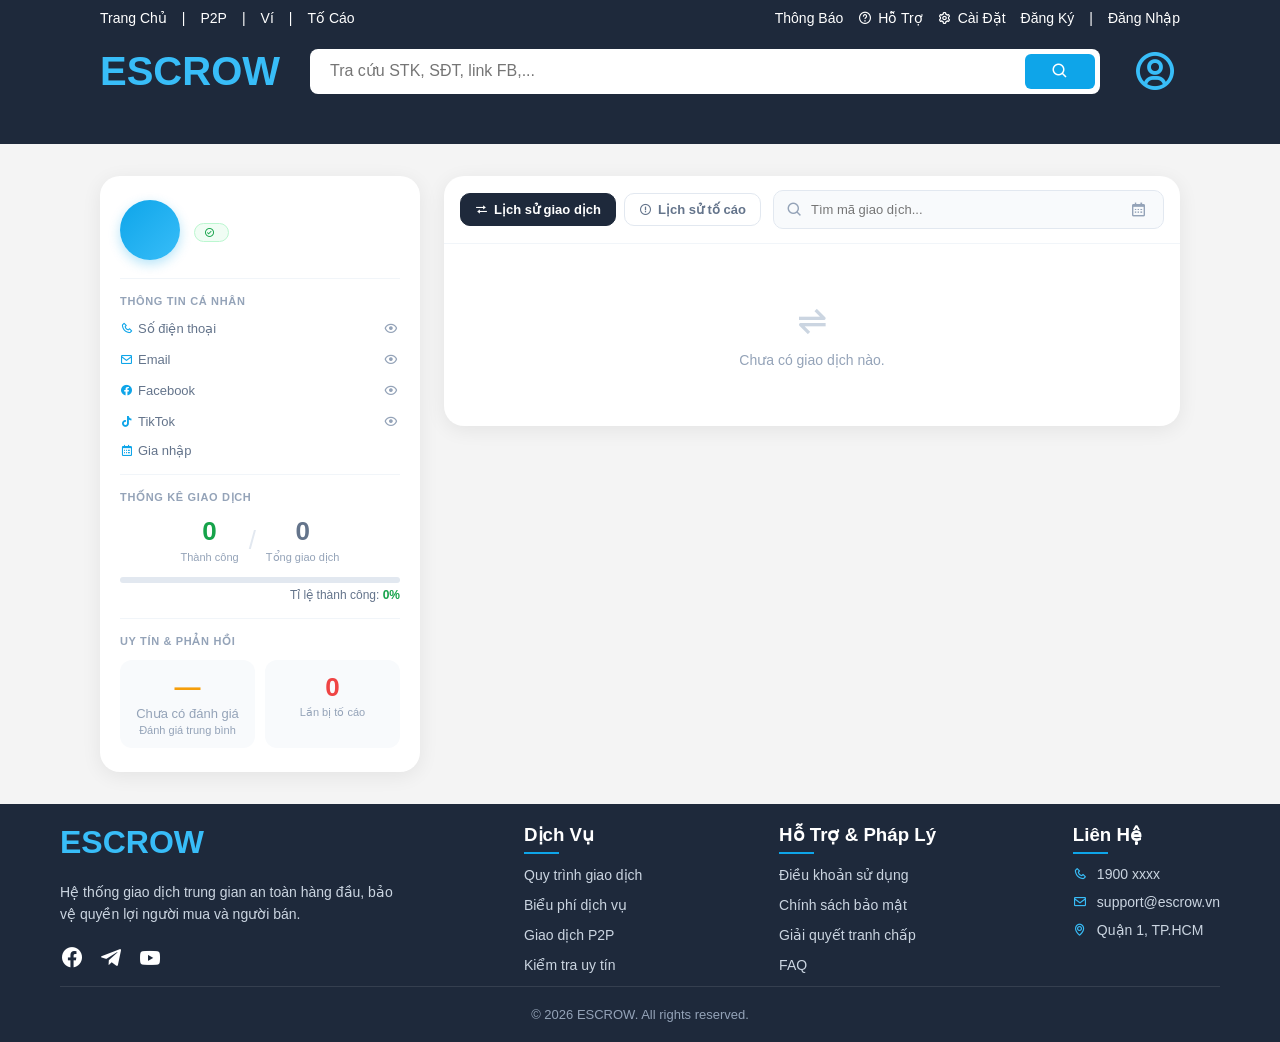
<file: html/pages/profile.html>
<!DOCTYPE html>
<html lang="vi">
<head>
    <meta charset="UTF-8">
    <meta name="viewport" content="width=device-width, initial-scale=1.0">
    <title>Hồ Sơ - ESCROW</title>
    <link href='https://unpkg.com/boxicons@2.1.4/css/boxicons.min.css' rel='stylesheet'>
    <link rel="stylesheet" href="../../css/global.css">
    <link rel="stylesheet" href="../../css/local/profile.css">
</head>
<body>
<div class="container">

    <!-- HEADER -->
        <header>
            <!-- HEADER TOP -->
            <div class="header-top">
                <div class="header-top__left">
                    <a href="../index.html" class="header-top__link" >Trang Chủ</a>
                    <span>|</span>
                    <a href="p2p.html" class="header-top__link">P2P</a>
                    <span>|</span>
                    <a href="wallet.html" class="header-top__link">Ví</a>
                    <span>|</span>
                    <a href="report.html" class="header-top__link">Tố Cáo</a>
                </div>

                <div class="header-top__right">
                    <a href="notification.html" class="header-top__link"><i class="bx bx-bell-ring"></i> Thông Báo</a>
                    <a href="support.html" class="header-top__link"><i class="bx bx-help-circle"></i> Hỗ Trợ</a>
                    <a href="settings.html" class="header-top__link"><i class="bx bx-cog"></i> Cài Đặt</a>
                    <a href="register.html" class="header-top__link">Đăng Ký</a>
                    <span>|</span>
                    <a href="login.html" class="header-top__link">Đăng Nhập</a>
                </div>
            </div>

            <!-- HEADER MID -->
            <div class="header-mid">
                <!-- LOGO -->
                <div class="header-mid__logo">ESCROW</div>

                <!-- SEARCH -->
                <div class="header-mid__search">
                    <input type="text" placeholder="Tra cứu STK, SĐT, link FB,...">
                    <button><i class="bx bx-search"></i></button>
                </div>

                <!-- ACCOUNT -->
                <div class="header-mid__profile active">
                    <a href="profile.html"><i class="bx bx-user-circle"></i></a>
                </div>
            </div>

            <!-- HEADER BOTTOM -->
            <div class="header-bottom">
                <div class="header-bottom__marquee">
                    Chào mừng bạn đến với Hệ Thống Giao Dịch Trung Gian ESCROW - 
                    An Toàn, Bảo Mật, Uy Tín hàng đầu Việt Nam. Hỗ trợ giao dịch 24/7!
                </div>
            </div>
        </header>

    <!-- MAIN -->
    <main class="profile-main">
        <div class="profile-layout">

            <!-- ===================== LEFT: PROFILE CARD =====================
                 Toàn bộ data được fill bởi JS (profile.js → loadUserProfile)
                 Không có data nào hardcode ở đây
            ================================================================ -->
            <aside class="profile-card">

                <!-- Avatar + Tên: JS fill id="userAvatar", id="userName" -->
                <div class="profile-card__top">
                    <div class="profile-card__avatar" id="userAvatar"></div>
                    <div class="profile-card__info">
                        <h2 class="profile-card__name" id="userName"></h2>
                        <span class="profile-card__status">
                            <i class='bx bx-check-circle'></i>
                            <span id="userStatus"></span>
                        </span>
                    </div>
                </div>

                <div class="profile-card__divider"></div>

                <!-- Thông tin cá nhân: JS fill từng id -->
                <div class="profile-card__section">
                    <h3 class="profile-card__section-title">Thông tin cá nhân</h3>

                    <div class="profile-card__field">
                        <span class="profile-card__field-label"><i class='bx bx-phone'></i> Số điện thoại</span>
                        <div class="profile-card__field-right">
                            <span class="profile-card__field-value" id="phoneValue"></span>
                            <span class="profile-card__field-value profile-card__field-value--hidden" id="phoneHidden">••••••••••</span>
                            <button class="profile-card__toggle-btn" id="phoneToggle"><i class='bx bx-show' id="phoneIcon"></i></button>
                        </div>
                    </div>

                    <div class="profile-card__field">
                        <span class="profile-card__field-label"><i class='bx bx-envelope'></i> Email</span>
                        <div class="profile-card__field-right">
                            <span class="profile-card__field-value" id="emailValue"></span>
                            <span class="profile-card__field-value profile-card__field-value--hidden" id="emailHidden">••••••••••</span>
                            <button class="profile-card__toggle-btn" id="emailToggle"><i class='bx bx-show' id="emailIcon"></i></button>
                        </div>
                    </div>

                    <div class="profile-card__field">
                        <span class="profile-card__field-label"><i class='bx bxl-facebook-circle'></i> Facebook</span>
                        <div class="profile-card__field-right">
                            <span class="profile-card__field-value" id="fbValue"></span>
                            <span class="profile-card__field-value profile-card__field-value--hidden" id="fbHidden">••••••••••</span>
                            <button class="profile-card__toggle-btn" id="fbToggle"><i class='bx bx-show' id="fbIcon"></i></button>
                        </div>
                    </div>

                    <div class="profile-card__field">
                        <span class="profile-card__field-label"><i class='bx bxl-tiktok'></i> TikTok</span>
                        <div class="profile-card__field-right">
                            <span class="profile-card__field-value" id="tiktokValue"></span>
                            <span class="profile-card__field-value profile-card__field-value--hidden" id="tiktokHidden">••••••••••</span>
                            <button class="profile-card__toggle-btn" id="tiktokToggle"><i class='bx bx-show' id="tiktokIcon"></i></button>
                        </div>
                    </div>

                    <div class="profile-card__field">
                        <span class="profile-card__field-label"><i class='bx bx-calendar'></i> Gia nhập</span>
                        <span class="profile-card__field-value" id="joinDate"></span>
                    </div>
                </div>

                <div class="profile-card__divider"></div>

                <!-- Thống kê: JS fill id="successCount", "totalCount", "rateFill", "rateText" -->
                <div class="profile-card__section">
                    <h3 class="profile-card__section-title">Thống kê giao dịch</h3>
                    <div class="profile-card__stats">
                        <div class="profile-card__stat">
                            <span class="profile-card__stat-num" id="successCount"></span>
                            <span class="profile-card__stat-label">Thành công</span>
                        </div>
                        <div class="profile-card__stat-divider">/</div>
                        <div class="profile-card__stat">
                            <span class="profile-card__stat-num profile-card__stat-num--total" id="totalCount"></span>
                            <span class="profile-card__stat-label">Tổng giao dịch</span>
                        </div>
                    </div>
                    <div class="profile-card__rate-bar">
                        <div class="profile-card__rate-fill" id="rateFill"></div>
                    </div>
                    <p class="profile-card__rate-text">Tỉ lệ thành công: <strong id="rateText"></strong></p>
                </div>

                <div class="profile-card__divider"></div>

                <!-- Uy tín: JS fill id="avgRating", "repStars", "reportCount" -->
                <div class="profile-card__section">
                    <h3 class="profile-card__section-title">Uy tín & Phản hồi</h3>
                    <div class="profile-card__reputation">
                        <div class="profile-card__rep-block">
                            <div class="profile-card__rep-num profile-card__rep-num--star" id="avgRating"></div>
                            <div class="profile-card__rep-stars" id="repStars"></div>
                            <span class="profile-card__rep-label">Đánh giá trung bình</span>
                        </div>
                        <div class="profile-card__rep-block">
                            <div class="profile-card__rep-num profile-card__rep-num--report" id="reportCount"></div>
                            <span class="profile-card__rep-label">Lần bị tố cáo</span>
                        </div>
                    </div>
                </div>

            </aside>

            <!-- RIGHT: LỊCH SỬ -->
            <section class="profile-history">

                <div class="history-toolbar">
                    <div class="history-tabs">
                        <button class="history-tab history-tab--active" id="tabGD" onclick="switchTab('GD')">
                            <i class='bx bx-transfer'></i> Lịch sử giao dịch
                        </button>
                        <button class="history-tab" id="tabTC" onclick="switchTab('TC')">
                            <i class='bx bx-error-circle'></i> Lịch sử tố cáo
                        </button>
                    </div>
                    <div class="history-search">
                        <i class='bx bx-search'></i>
                        <input type="text" id="searchInput" placeholder="Tìm mã giao dịch..." oninput="filterList()">
                        <button class="calendar-btn" id="calendarBtn" onclick="toggleDatePicker()" title="Lọc theo ngày">
                            <i class='bx bx-calendar'></i>
                        </button>
                    </div>

                    <!-- DATE PICKER POPUP -->
                    <div class="date-picker" id="datePicker">
                        <div class="date-picker__row">
                            <div class="date-picker__field">
                                <label>Từ ngày</label>
                                <input type="date" id="dateFrom" onchange="filterByDate()">
                            </div>
                            <div class="date-picker__field">
                                <label>Đến ngày</label>
                                <input type="date" id="dateTo" onchange="filterByDate()">
                            </div>
                            <button class="date-picker__clear" onclick="clearDateFilter()" title="Xóa bộ lọc">
                                <i class='bx bx-x'></i> Xóa lọc
                            </button>
                        </div>
                    </div>
                </div>

                <div id="panelGD">
                    <div class="gd-list" id="gdList"></div>
                </div>

                <div id="panelTC" style="display:none;">
                    <div class="gd-list" id="tcList"></div>
                </div>

            </section>
        </div>
    </main>

    <!-- FOOTER -->
        <footer>
            <!-- TOP -->
            <div class="footer-top">

                <!-- LEFT -->
                <div class="footer-top__left">
                    <h2 class="footer-top__logo">ESCROW</h2>
                    <p class="footer-top__description">
                        Hệ thống giao dịch trung gian an toàn hàng đầu,
                        bảo vệ quyền lợi người mua và người bán.
                    </p>
                    <div class="footer-top__social">
                        <a href="#"><i class="bx bxl-facebook-circle"></i></a>
                        <a href="#"><i class="bx bxl-telegram"></i></a>
                        <a href="#"><i class="bx bxl-youtube"></i></a>
                    </div>
                </div>

                <!-- Spacer div giữ theo bố cục mẫu 2 -->
                <div></div>

                <!-- RIGHT -->
                <div class="footer-top__right">

                    <!-- BOX -->
                    <div class="footer-box">
                        <h3 class="footer-box__title">Dịch Vụ</h3>
                        <ul class="footer-box__list">
                            <li><a href="#">Quy trình giao dịch</a></li>
                            <li><a href="#">Biểu phí dịch vụ</a></li>
                            <li><a href="#">Giao dịch P2P</a></li>
                            <li><a href="#">Kiểm tra uy tín</a></li>
                        </ul>
                    </div>

                    <!-- BOX -->
                    <div class="footer-box">
                        <h3 class="footer-box__title">Hỗ Trợ & Pháp Lý</h3>
                        <ul class="footer-box__list">
                            <li><a href="#">Điều khoản sử dụng</a></li>
                            <li><a href="#">Chính sách bảo mật</a></li>
                            <li><a href="#">Giải quyết tranh chấp</a></li>
                            <li><a href="#">FAQ</a></li>
                        </ul>
                    </div>

                    <!-- BOX CONTACT -->
                    <div class="footer-box footer-box--contact">
                        <h3 class="footer-box__title">Liên Hệ</h3>
                        <div class="footer-box__contact">
                            <p><i class="bx bx-phone"></i> 1900 xxxx</p>
                            <p><i class="bx bx-envelope"></i> support@escrow.vn</p>
                            <p><i class="bx bx-map"></i> Quận 1, TP.HCM</p>
                        </div>
                    </div>

                </div>

            </div>

            <!-- BOTTOM -->
            <div class="footer-bottom">
                © 2026 ESCROW. All rights reserved.
            </div>
        </footer>

</div>

<!-- =====================================================================
     TEMPLATE: GIAO DỊCH
     Bố cục cố định tại đây. JS (renderTransactions) clone và điền data.
     Không có data nào trong template này.
     Backend mapping:
       .gd-item__badge       ← GiaoDichP2P.MaLoaiGiaoDich (BUY/SELL)
       .gd-item__partner     ← NguoiDung.HoTen (MaNguoiMua hoặc MaNguoiBan)
       .gd-item__code        ← GiaoDichP2P.MaGiaoDich
       .gd-item__date        ← GiaoDichP2P.ThoiGianTao
       .gd-item__stars       ← DanhGia.SoSao
       .gd-item__comment     ← DanhGia.NhanXet
       .gd-item__status      ← TrangThaiGiaoDich.MaCode
       .gd-item__amount      ← GiaoDichP2P.SoTien
====================================================================== -->
<template id="gdTemplate">
    <div class="gd-item">
        <div class="gd-item__badge"></div>
        <div class="gd-item__info">
            <span class="gd-item__partner"></span>
            <span class="gd-item__code"></span>
            <span class="gd-item__date"></span>
        </div>
        <div class="gd-item__meta">
            <div class="gd-item__stars"></div>
            <div class="gd-item__row2">
                <span class="gd-item__comment"></span>
                <span class="gd-item__status"></span>
            </div>
            <div class="gd-item__row3">
                <div class="gd-item__amount-wrap">
                    <span class="gd-item__amount">***</span>
                    <button class="gd-item__eye"><i class='bx bx-show'></i></button>
                </div>
                <button class="gd-item__detail-btn">Xem chi tiết</button>
            </div>
        </div>
    </div>
</template>

<!-- =====================================================================
     TEMPLATE: TỐ CÁO
     Layout thống nhất với giao dịch — cũng 3 cột.
     Backend mapping:
       .gd-item__badge       ← GiaoDichP2P.MaLoaiGiaoDich (B/S của GD liên quan)
       .tc-item__code        ← TranhChap.MaGiaoDich
       .tc-item__partner     ← NguoiDung.HoTen (người tố cáo)
       .tc-item__date        ← TranhChap.ThoiGianTao
       .tc-item__content     ← TranhChap.LyDoKhieuNai
       .tc-item__admin       ← NguoiDung.HoTen (MaAdminXuLy)
       .tc-item__resolved-at ← TranhChap.ThoiGianXuLy
       .gd-item__status      ← TranhChap.TrangThai
====================================================================== -->
<template id="tcTemplate">
    <div class="gd-item">
        <div class="gd-item__badge"></div>
        <div class="gd-item__info">
            <span class="gd-item__partner"></span>
            <span class="gd-item__code tc-item__code"></span>
            <span class="gd-item__date"></span>
        </div>
        <div class="gd-item__meta">
            <p class="gd-item__comment tc-item__content"></p>
            <div class="gd-item__row2">
                <span class="tc-item__admin"></span>
                <span class="gd-item__status"></span>
            </div>
            <div class="gd-item__row3">
                <span class="tc-item__resolved-at"></span>
                <button class="gd-item__detail-btn">Xem chi tiết</button>
            </div>
        </div>
    </div>
</template>

<!-- MODAL -->
<div class="modal-overlay" id="modalOverlay" onclick="closeModal()"></div>
<div class="modal" id="modalDetail">
    <div class="modal__header">
        <h3 class="modal__title" id="modalTitle"></h3>
        <button class="modal__close" onclick="closeModal()"><i class='bx bx-x'></i></button>
    </div>
    <div class="modal__body" id="modalBody"></div>
</div>
<script src="../../js/global.js"></script>
<script src="../../js/local/profile.js"></script>
</body>
</html>
</file>
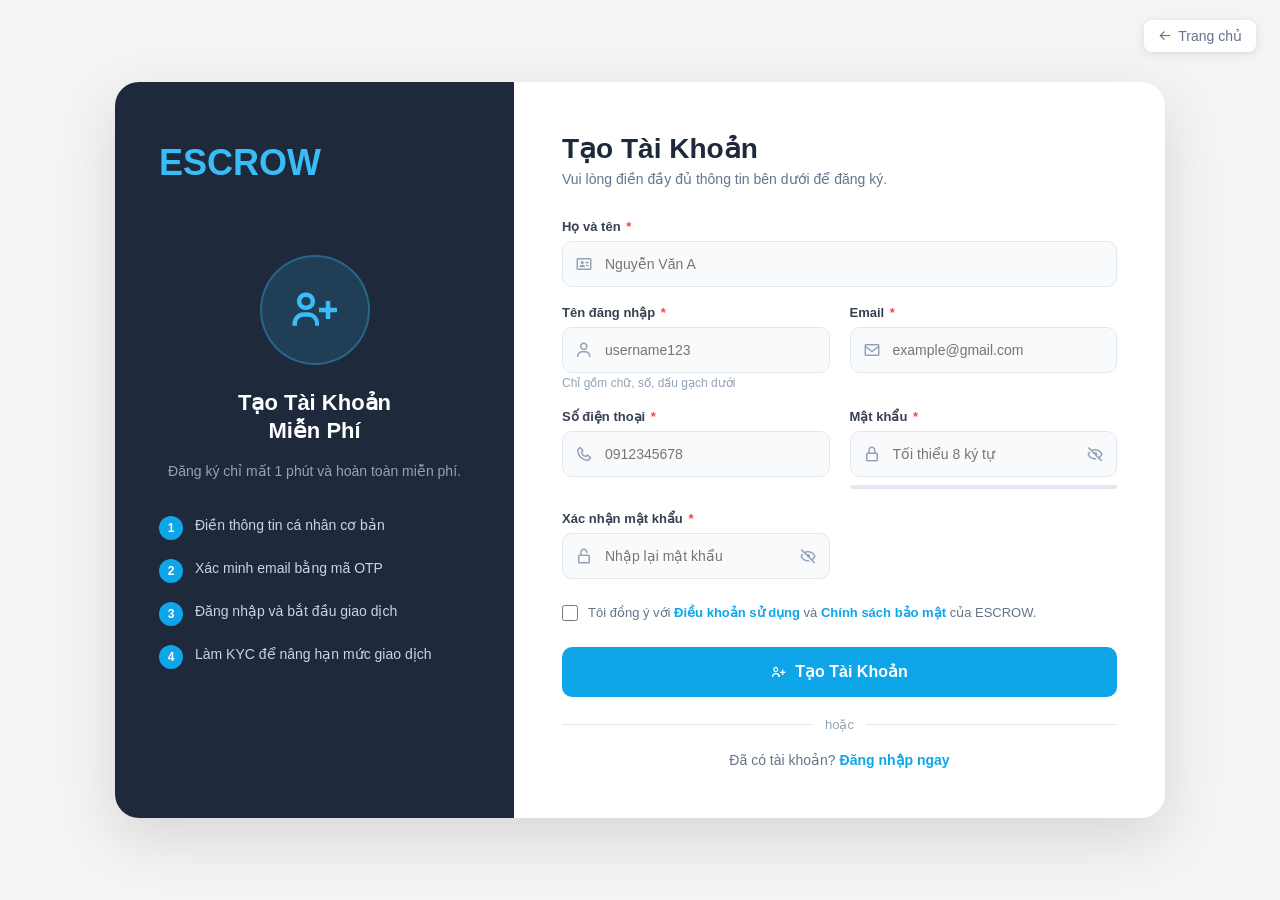
<file: html/pages/register.html>
<!DOCTYPE html>
<html lang="vi">
<head>
    <meta charset="UTF-8">
    <meta name="viewport" content="width=device-width, initial-scale=1.0">
    <title>Đăng Ký - ESCROW</title>
    <link href='https://unpkg.com/boxicons@2.1.4/css/boxicons.min.css' rel='stylesheet'>
    <link rel="stylesheet" href="../../css/global.css">
    <link rel="stylesheet" href="../../css/local/register.css">
</head>
<body>

    <!-- BACK HOME -->
    <div class="back-home">
        <a href="../index.html">
            <i class='bx bx-arrow-back'></i> Trang chủ
        </a>
    </div>

    <div class="auth-card">

        <!-- LEFT -->
        <div class="auth-card__left">
            <a href="../index.html" class="auth-card__logo">ESCROW</a>

            <div class="auth-card__brand">
                <div class="auth-card__brand-icon">
                    <i class='bx bx-user-plus'></i>
                </div>
                <h2 class="auth-card__brand-title">Tạo Tài Khoản<br>Miễn Phí</h2>
                <p class="auth-card__brand-desc">Đăng ký chỉ mất 1 phút và hoàn toàn miễn phí.</p>

                <ul class="auth-card__steps">
                    <li><span class="step-num">1</span><span>Điền thông tin cá nhân cơ bản</span></li>
                    <li><span class="step-num">2</span><span>Xác minh email bằng mã OTP</span></li>
                    <li><span class="step-num">3</span><span>Đăng nhập và bắt đầu giao dịch</span></li>
                    <li><span class="step-num">4</span><span>Làm KYC để nâng hạn mức giao dịch</span></li>
                </ul>
            </div>

            <div></div>
        </div>

        <!-- RIGHT -->
        <div class="auth-card__right">
            <div class="auth-form__header">
                <h1 class="auth-form__title">Tạo Tài Khoản</h1>
                <p class="auth-form__subtitle">Vui lòng điền đầy đủ thông tin bên dưới để đăng ký.</p>
            </div>

            <div class="auth-form__error" id="errorBox">
                <i class='bx bx-error-circle'></i>
                <span id="errorMsg"></span>
            </div>

            <div class="auth-form__grid">

                <div class="auth-form__group auth-form__group--full">
                    <label class="auth-form__label" for="hoTen">Họ và tên <span class="required">*</span></label>
                    <div class="auth-form__input-wrap">
                        <i class='bx bx-id-card'></i>
                        <input class="auth-form__input" type="text" id="hoTen" placeholder="Nguyễn Văn A">
                    </div>
                    <span class="auth-form__field-error" id="err-hoTen"></span>
                </div>

                <div class="auth-form__group">
                    <label class="auth-form__label" for="tenDangNhap">Tên đăng nhập <span class="required">*</span></label>
                    <div class="auth-form__input-wrap">
                        <i class='bx bx-user'></i>
                        <input class="auth-form__input" type="text" id="tenDangNhap" placeholder="username123">
                    </div>
                    <span class="auth-form__hint">Chỉ gồm chữ, số, dấu gạch dưới</span>
                    <span class="auth-form__field-error" id="err-tenDangNhap"></span>
                </div>

                <div class="auth-form__group">
                    <label class="auth-form__label" for="email">Email <span class="required">*</span></label>
                    <div class="auth-form__input-wrap">
                        <i class='bx bx-envelope'></i>
                        <input class="auth-form__input" type="email" id="email" placeholder="example@gmail.com">
                    </div>
                    <span class="auth-form__field-error" id="err-email"></span>
                </div>

                <div class="auth-form__group">
                    <label class="auth-form__label" for="soDienThoai">Số điện thoại <span class="required">*</span></label>
                    <div class="auth-form__input-wrap">
                        <i class='bx bx-phone'></i>
                        <input class="auth-form__input" type="tel" id="soDienThoai" placeholder="0912345678">
                    </div>
                    <span class="auth-form__field-error" id="err-soDienThoai"></span>
                </div>

                <div class="auth-form__group">
                    <label class="auth-form__label" for="matKhau">Mật khẩu <span class="required">*</span></label>
                    <div class="auth-form__input-wrap">
                        <i class='bx bx-lock-alt'></i>
                        <input class="auth-form__input has-toggle" type="password" id="matKhau" placeholder="Tối thiểu 8 ký tự">
                        <i class='bx bx-hide toggle-pw' id="togglePw1"></i>
                    </div>
                    <div class="pw-strength">
                        <div class="pw-strength__bar"><div class="pw-strength__fill" id="pwFill"></div></div>
                        <span class="pw-strength__text" id="pwText"></span>
                    </div>
                    <span class="auth-form__field-error" id="err-matKhau"></span>
                </div>

                <div class="auth-form__group">
                    <label class="auth-form__label" for="xacNhanMatKhau">Xác nhận mật khẩu <span class="required">*</span></label>
                    <div class="auth-form__input-wrap">
                        <i class='bx bx-lock-open-alt'></i>
                        <input class="auth-form__input has-toggle" type="password" id="xacNhanMatKhau" placeholder="Nhập lại mật khẩu">
                        <i class='bx bx-hide toggle-pw' id="togglePw2"></i>
                    </div>
                    <span class="auth-form__field-error" id="err-xacNhanMatKhau"></span>
                </div>

            </div>

            <div class="auth-form__terms">
                <input type="checkbox" id="agreeTerms">
                <span>Tôi đồng ý với <a href="#">Điều khoản sử dụng</a> và <a href="#">Chính sách bảo mật</a> của ESCROW.</span>
            </div>

            <button class="auth-form__btn" id="registerBtn">
                <i class='bx bx-user-plus'></i>
                Tạo Tài Khoản
            </button>

            <div class="auth-form__divider"><span>hoặc</span></div>

            <p class="auth-form__switch">
                Đã có tài khoản? <a href="login.html">Đăng nhập ngay</a>
            </p>
        </div>

    </div>

    <script src="../../js/global.js"></script>
    <script src="../../js/local/register.js"></script>
</body>
</html>
</file>
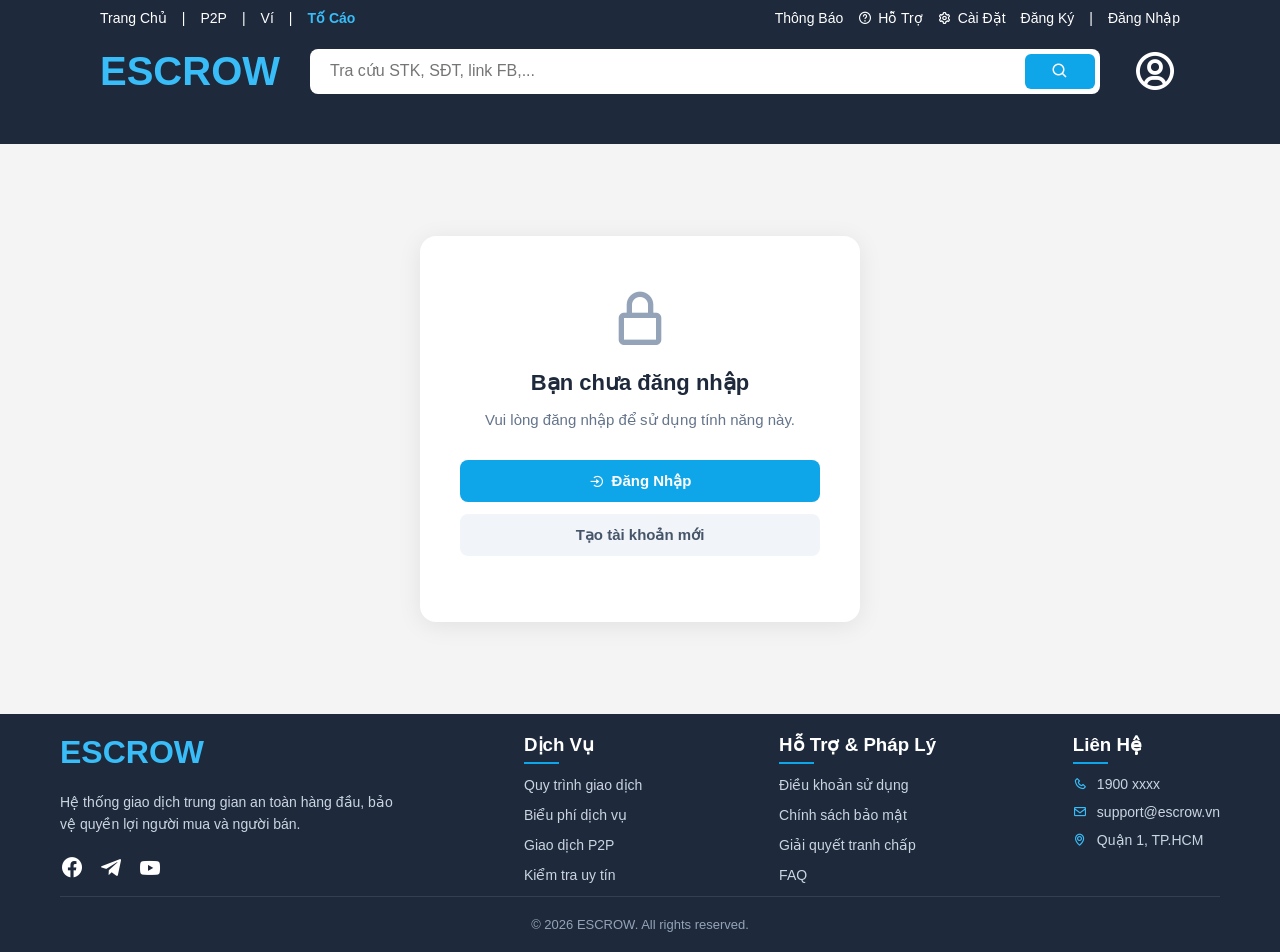
<file: html/pages/report.html>
<!DOCTYPE html>
<html lang="vi">
<head>
    <meta charset="UTF-8">
    <meta name="viewport" content="width=device-width, initial-scale=1.0">
    <title>Tố Cáo - ESCROW</title>
    <link href='https://unpkg.com/boxicons@2.1.4/css/boxicons.min.css' rel='stylesheet'>
    <link rel="stylesheet" href="../../css/global.css">
    <link rel="stylesheet" href="../../css/local/report.css">
</head>
<body>
<div class="container">

    <!-- HEADER -->
        <header>
            <!-- HEADER TOP -->
            <div class="header-top">
                <div class="header-top__left">
                    <a href="../index.html" class="header-top__link">Trang Chủ</a>
                    <span>|</span>
                    <a href="p2p.html" class="header-top__link">P2P</a>
                    <span>|</span>
                    <a href="wallet.html" class="header-top__link">Ví</a>
                    <span>|</span>
                    <a href="report.html" class="header-top__link active" >Tố Cáo</a>
                </div>

                <div class="header-top__right">
                    <a href="notification.html" class="header-top__link"><i class="bx bx-bell-ring"></i> Thông Báo</a>
                    <a href="support.html" class="header-top__link"><i class="bx bx-help-circle"></i> Hỗ Trợ</a>
                    <a href="settings.html" class="header-top__link"><i class="bx bx-cog"></i> Cài Đặt</a>
                    <a href="register.html" class="header-top__link">Đăng Ký</a>
                    <span>|</span>
                    <a href="login.html" class="header-top__link">Đăng Nhập</a>
                </div>
            </div>

            <!-- HEADER MID -->
            <div class="header-mid">
                <!-- LOGO -->
                <div class="header-mid__logo">ESCROW</div>

                <!-- SEARCH -->
                <div class="header-mid__search">
                    <input type="text" placeholder="Tra cứu STK, SĐT, link FB,...">
                    <button><i class="bx bx-search"></i></button>
                </div>

                <!-- ACCOUNT -->
                <div class="header-mid__profile">
                    <a href="profile.html"><i class="bx bx-user-circle"></i></a>
                </div>
            </div>

            <!-- HEADER BOTTOM -->
            <div class="header-bottom">
                <div class="header-bottom__marquee">
                    Chào mừng bạn đến với Hệ Thống Giao Dịch Trung Gian ESCROW - 
                    An Toàn, Bảo Mật, Uy Tín hàng đầu Việt Nam. Hỗ trợ giao dịch 24/7!
                </div>
            </div>
        </header>

    <main class="report-main">

        <!-- HEADER ROW -->
        <div class="report-header-row">
            <div>
                <h1 class="report-title">Tố Cáo</h1>
                <p class="report-subtitle">Quản lý các tố cáo bạn đã gửi đến hệ thống</p>
            </div>
            <button class="report-btn report-btn--primary" onclick="openCreateModal()">
                <i class='bx bx-error-circle'></i> Tạo Tố Cáo Mới
            </button>
        </div>

        <!-- TOOLBAR: FILTER + SEARCH -->
        <div class="report-toolbar">
            <!-- CUSTOM DROPDOWN -->
            <div class="custom-dropdown" id="reportDropdown">
                <div class="custom-dropdown__trigger" id="reportDropdownTrigger" onclick="toggleReportDropdown()">
                    <i class='bx bx-filter-alt'></i>
                    <span class="custom-dropdown__label" id="reportDropdownLabel">Tất cả</span>
                    <i class='bx bx-chevron-down custom-dropdown__arrow'></i>
                </div>
                <div class="custom-dropdown__menu" id="reportDropdownMenu">
                    <!-- render bởi JS -->
                </div>
            </div>

            <!-- DATE FROM -->
            <div class="notif-filter-group">
                <div class="notif-date-wrap">
                    <i class='bx bx-calendar'></i>
                    <input type="date" id="reportDateFrom" class="notif-date-input"
                        placeholder="Từ ngày" onchange="filterReportsByDate()">
                </div>
            </div>

            <!-- DATE TO -->
            <div class="notif-filter-group">
                <div class="notif-date-wrap">
                    <i class='bx bx-calendar'></i>
                    <input type="date" id="reportDateTo" class="notif-date-input"
                        placeholder="Đến ngày" onchange="filterReportsByDate()">
                </div>
            </div>

            <button class="report-btn report-btn--ghost" style="height:40px" onclick="clearReportFilter()">
                <i class='bx bx-x'></i> Xóa lọc
            </button>

            <!-- SEARCH -->
            <div class="report-search">
                <i class='bx bx-search'></i>
                <input type="text" id="searchInput" placeholder="Tìm mã giao dịch..." oninput="filterReports()">
            </div>
        </div>

        <!-- DANH SÁCH TỐ CÁO -->
        <div class="report-list-wrap">
            <div class="report-list-wrap__header">
                <span class="report-list-wrap__title" id="listTitle">Tất cả tố cáo</span>
                <span class="report-list-wrap__count" id="listCount"></span>
            </div>
            <div class="report-list" id="reportList">
                <!-- render bởi JS -->
            </div>
        </div>

    </main>

    <!-- FOOTER -->
        <footer>
            <!-- TOP -->
            <div class="footer-top">

                <!-- LEFT -->
                <div class="footer-top__left">
                    <h2 class="footer-top__logo">ESCROW</h2>
                    <p class="footer-top__description">
                        Hệ thống giao dịch trung gian an toàn hàng đầu,
                        bảo vệ quyền lợi người mua và người bán.
                    </p>
                    <div class="footer-top__social">
                        <a href="#"><i class="bx bxl-facebook-circle"></i></a>
                        <a href="#"><i class="bx bxl-telegram"></i></a>
                        <a href="#"><i class="bx bxl-youtube"></i></a>
                    </div>
                </div>

                <!-- Spacer div giữ theo bố cục mẫu 2 -->
                <div></div>

                <!-- RIGHT -->
                <div class="footer-top__right">

                    <!-- BOX -->
                    <div class="footer-box">
                        <h3 class="footer-box__title">Dịch Vụ</h3>
                        <ul class="footer-box__list">
                            <li><a href="#">Quy trình giao dịch</a></li>
                            <li><a href="#">Biểu phí dịch vụ</a></li>
                            <li><a href="#">Giao dịch P2P</a></li>
                            <li><a href="#">Kiểm tra uy tín</a></li>
                        </ul>
                    </div>

                    <!-- BOX -->
                    <div class="footer-box">
                        <h3 class="footer-box__title">Hỗ Trợ & Pháp Lý</h3>
                        <ul class="footer-box__list">
                            <li><a href="#">Điều khoản sử dụng</a></li>
                            <li><a href="#">Chính sách bảo mật</a></li>
                            <li><a href="#">Giải quyết tranh chấp</a></li>
                            <li><a href="#">FAQ</a></li>
                        </ul>
                    </div>

                    <!-- BOX CONTACT -->
                    <div class="footer-box footer-box--contact">
                        <h3 class="footer-box__title">Liên Hệ</h3>
                        <div class="footer-box__contact">
                            <p><i class="bx bx-phone"></i> 1900 xxxx</p>
                            <p><i class="bx bx-envelope"></i> support@escrow.vn</p>
                            <p><i class="bx bx-map"></i> Quận 1, TP.HCM</p>
                        </div>
                    </div>

                </div>

            </div>

            <!-- BOTTOM -->
            <div class="footer-bottom">
                © 2026 ESCROW. All rights reserved.
            </div>
        </footer>

</div>

<!-- =====================================================================
     MODAL TẠO TỐ CÁO
====================================================================== -->
<div class="modal-overlay" id="createOverlay" onclick="closeModal('create')"></div>
<div class="rmodal" id="createModal">
    <div class="rmodal__header">
        <h3><i class='bx bx-error-circle'></i> Tạo Tố Cáo Mới</h3>
        <button class="rmodal__close" onclick="closeModal('create')"><i class='bx bx-x'></i></button>
    </div>
    <div class="rmodal__body">

        <div class="rmodal__form-group">
            <label>Mã giao dịch liên quan <span class="required">*</span></label>
            <div class="rmodal__input-wrap">
                <i class='bx bx-barcode'></i>
                <input type="text" id="createGdCode" placeholder="VD: GD250531142210"
                    style="text-transform:uppercase" oninput="lookupGdForReport()">
            </div>
            <div class="rmodal__gd-preview" id="gdPreview" style="display:none;">
                <!-- render bởi JS -->
            </div>
            <span class="rmodal__field-error" id="err-gdCode"></span>
        </div>

        <div class="rmodal__form-group">
            <label>Lý do tố cáo <span class="required">*</span></label>
            <div class="rmodal__reason-list">
                <label class="rmodal__reason">
                    <input type="radio" name="reason" value="Không giao hàng">
                    <span>Không giao hàng</span>
                </label>
                <label class="rmodal__reason">
                    <input type="radio" name="reason" value="Hàng không đúng mô tả">
                    <span>Hàng không đúng mô tả</span>
                </label>
                <label class="rmodal__reason">
                    <input type="radio" name="reason" value="Không phản hồi">
                    <span>Người bán/mua không phản hồi</span>
                </label>
                <label class="rmodal__reason">
                    <input type="radio" name="reason" value="Gian lận, lừa đảo">
                    <span>Gian lận, lừa đảo</span>
                </label>
                <label class="rmodal__reason">
                    <input type="radio" name="reason" value="Khác">
                    <span>Khác</span>
                </label>
            </div>
            <span class="rmodal__field-error" id="err-reason"></span>
        </div>

        <div class="rmodal__form-group">
            <label>Mô tả chi tiết <span class="required">*</span></label>
            <textarea class="rmodal__textarea" id="createDesc"
                placeholder="Mô tả chi tiết sự việc, thời gian, bằng chứng bạn có..."></textarea>
            <span class="rmodal__field-error" id="err-desc"></span>
        </div>

        <div class="rmodal__form-group">
            <label>Bằng chứng (ảnh/video)</label>
            <div class="rmodal__upload-area" id="createUploadArea"
                onclick="document.getElementById('createEvidenceInput').click()">
                <i class='bx bx-image-add'></i>
                <span>Nhấn để chọn ảnh/video</span>
                <small>JPG, PNG, MP4 — tối đa 5MB mỗi file</small>
            </div>
            <input type="file" id="createEvidenceInput" accept="image/*,video/*"
                multiple style="display:none" onchange="handleCreateEvidence(this)">
            <div class="rmodal__preview-list" id="createPreviewList"></div>
        </div>

    </div>
    <div class="rmodal__footer">
        <button class="report-btn report-btn--ghost" onclick="closeModal('create')">Hủy</button>
        <button class="report-btn report-btn--primary" onclick="submitReport()">
            <i class='bx bx-send'></i> Gửi Tố Cáo
        </button>
    </div>
</div>

<!-- =====================================================================
     MODAL CHI TIẾT TỐ CÁO
====================================================================== -->
<div class="modal-overlay" id="detailOverlay" onclick="closeModal('detail')"></div>
<div class="rmodal rmodal--wide" id="detailModal">
    <div class="rmodal__header">
        <h3 id="detailModalTitle">Chi tiết tố cáo</h3>
        <button class="rmodal__close" onclick="closeModal('detail')"><i class='bx bx-x'></i></button>
    </div>
    <div class="rmodal__body" id="detailModalBody">
        <!-- render bởi JS -->
    </div>
    <div class="rmodal__footer" id="detailModalFooter">
        <!-- render bởi JS theo trạng thái -->
    </div>
</div>

<!-- =====================================================================
     MODAL BỔ SUNG BẰNG CHỨNG
====================================================================== -->
<div class="modal-overlay" id="evidenceOverlay" onclick="closeModal('evidence')"></div>
<div class="rmodal" id="evidenceModal">
    <div class="rmodal__header">
        <h3><i class='bx bx-image-add'></i> Bổ Sung Bằng Chứng</h3>
        <button class="rmodal__close" onclick="closeModal('evidence')"><i class='bx bx-x'></i></button>
    </div>
    <div class="rmodal__body">
        <div class="rmodal__form-group">
            <label>Ghi chú bổ sung</label>
            <textarea class="rmodal__textarea" id="evidenceNote"
                placeholder="Mô tả thêm về bằng chứng bạn bổ sung..."></textarea>
        </div>
        <div class="rmodal__form-group">
            <label>Bằng chứng mới <span class="required">*</span></label>
            <div class="rmodal__upload-area"
                onclick="document.getElementById('extraEvidenceInput').click()">
                <i class='bx bx-image-add'></i>
                <span>Nhấn để chọn ảnh/video</span>
            </div>
            <input type="file" id="extraEvidenceInput" accept="image/*,video/*"
                multiple style="display:none" onchange="handleExtraEvidence(this)">
            <div class="rmodal__preview-list" id="extraPreviewList"></div>
        </div>
        <div class="rmodal__info-box">
            <i class='bx bx-info-circle'></i>
            <span>Bằng chứng bổ sung sẽ được gửi đến admin đang xử lý tố cáo của bạn.</span>
        </div>
    </div>
    <div class="rmodal__footer">
        <button class="report-btn report-btn--ghost" onclick="closeModal('evidence')">Hủy</button>
        <button class="report-btn report-btn--primary" onclick="submitExtraEvidence()">
            <i class='bx bx-send'></i> Gửi Bổ Sung
        </button>
    </div>
</div>

<!-- =====================================================================
     MODAL XÁC NHẬN RÚT TỐ CÁO
====================================================================== -->
<div class="modal-overlay" id="withdrawOverlay" onclick="closeModal('withdraw')"></div>
<div class="rmodal rmodal--sm" id="withdrawModal">
    <div class="rmodal__header">
        <h3><i class='bx bx-undo'></i> Rút Tố Cáo</h3>
        <button class="rmodal__close" onclick="closeModal('withdraw')"><i class='bx bx-x'></i></button>
    </div>
    <div class="rmodal__body">
        <div class="rmodal__warn-box">
            <i class='bx bx-error'></i>
            <div>
                <strong>Bạn có chắc muốn rút tố cáo này?</strong>
                <p>Sau khi rút, tố cáo sẽ bị đóng và không thể mở lại. Chỉ được rút khi admin chưa tiếp nhận xử lý.</p>
            </div>
        </div>
        <div class="rmodal__form-group" style="margin-top:16px">
            <label>Lý do rút tố cáo</label>
            <textarea class="rmodal__textarea" id="withdrawReason"
                placeholder="VD: Hai bên đã tự giải quyết được..."></textarea>
        </div>
    </div>
    <div class="rmodal__footer">
        <button class="report-btn report-btn--ghost" onclick="closeModal('withdraw')">Hủy</button>
        <button class="report-btn report-btn--danger" onclick="confirmWithdrawReport()">
            <i class='bx bx-undo'></i> Xác Nhận Rút
        </button>
    </div>
</div>

<!-- =====================================================================
     TEMPLATE: REPORT ITEM
     Backend mapping:
       id          → TranhChap.MaTranhChap
       maGiaoDich  → TranhChap.MaGiaoDich
       lyDo        → TranhChap.LyDoKhieuNai
       moTa        → TranhChap.MoTa
       thoiGianTao → TranhChap.ThoiGianTao
       trangThai   → TranhChap.TrangThai
       ketQua      → TranhChap.KetLuan (admin nhập)
       adminXuLy   → NguoiDung.HoTen (TranhChap.MaAdminXuLy)
       thoiGianXuLy→ TranhChap.ThoiGianXuLy
====================================================================== -->
<template id="reportItemTemplate">
    <div class="report-item">
        <div class="report-item__left">
            <div class="report-item__status-dot"></div>
        </div>
        <div class="report-item__body">
            <div class="report-item__top-row">
                <span class="report-item__gd-code"></span>
                <span class="report-item__status-badge"></span>
            </div>
            <p class="report-item__reason"></p>
            <p class="report-item__desc"></p>
            <div class="report-item__meta">
                <span class="report-item__date"></span>
                <span class="report-item__admin"></span>
            </div>
        </div>
        <div class="report-item__actions">
            <button class="report-btn report-btn--outline report-item__detail-btn">
                <i class='bx bx-detail'></i> Chi tiết
            </button>
        </div>
    </div>
</template>

<script src="../../js/global.js"></script>
<script src="../../js/local/report.js"></script>
</body>
</html>
</file>
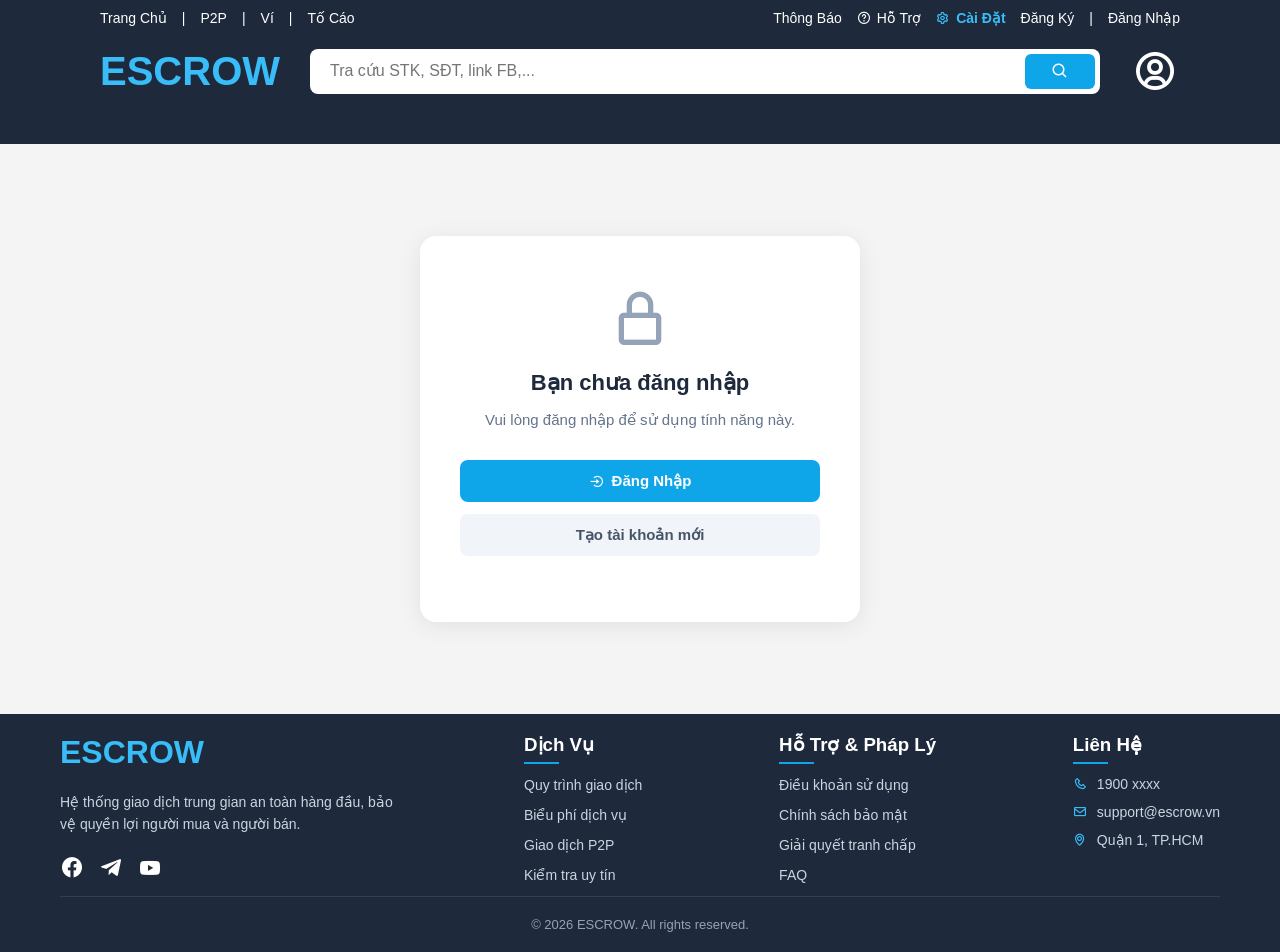
<file: html/pages/settings.html>
<!DOCTYPE html>
<html lang="vi">
<head>
    <meta charset="UTF-8">
    <meta name="viewport" content="width=device-width, initial-scale=1.0">
    <title>Cài Đặt - ESCROW</title>
    <link href='https://unpkg.com/boxicons@2.1.4/css/boxicons.min.css' rel='stylesheet'>
    <link rel="stylesheet" href="../../css/global.css">
    <link rel="stylesheet" href="../../css/local/settings.css">
</head>
<body>
<div class="container">

    <!-- HEADER -->
        <header>
            <!-- HEADER TOP -->
            <div class="header-top">
                <div class="header-top__left">
                    <a href="../index.html" class="header-top__link" >Trang Chủ</a>
                    <span>|</span>
                    <a href="p2p.html" class="header-top__link">P2P</a>
                    <span>|</span>
                    <a href="pwallet.html" class="header-top__link">Ví</a>
                    <span>|</span>
                    <a href="report.html" class="header-top__link">Tố Cáo</a>
                </div>

                <div class="header-top__right">
                    <a href="notification.html" class="header-top__link"><i class="bx bx-bell-ring"></i> Thông Báo</a>
                    <a href="support.html" class="header-top__link"><i class="bx bx-help-circle"></i> Hỗ Trợ</a>
                    <a href="settings.html" class="header-top__link active"><i class="bx bx-cog"></i> Cài Đặt</a>
                    <a href="register.html" class="header-top__link">Đăng Ký</a>
                    <span>|</span>
                    <a href="login.html" class="header-top__link">Đăng Nhập</a>
                </div>
            </div>

            <!-- HEADER MID -->
            <div class="header-mid">
                <!-- LOGO -->
                <div class="header-mid__logo">ESCROW</div>

                <!-- SEARCH -->
                <div class="header-mid__search">
                    <input type="text" placeholder="Tra cứu STK, SĐT, link FB,...">
                    <button><i class="bx bx-search"></i></button>
                </div>

                <!-- ACCOUNT -->
                <div class="header-mid__profile">
                    <a href="profile.html"><i class="bx bx-user-circle"></i></a>
                </div>
            </div>

            <!-- HEADER BOTTOM -->
            <div class="header-bottom">
                <div class="header-bottom__marquee">
                    Chào mừng bạn đến với Hệ Thống Giao Dịch Trung Gian ESCROW - 
                    An Toàn, Bảo Mật, Uy Tín hàng đầu Việt Nam. Hỗ trợ giao dịch 24/7!
                </div>
            </div>
        </header>

    <main class="settings-main">
        <div class="settings-layout">

            <!-- ====== SIDEBAR TRÁI ====== -->
            <aside class="settings-sidebar">
                <div class="settings-sidebar__title">Cài Đặt</div>

                <nav class="settings-nav">
                    <button class="settings-nav__item settings-nav__item--active"
                        onclick="switchSection('profile')" id="nav-profile">
                        <i class='bx bx-user-circle'></i>
                        <span>Thông tin cá nhân</span>
                    </button>
                    <button class="settings-nav__item"
                        onclick="switchSection('security')" id="nav-security">
                        <i class='bx bx-lock-alt'></i>
                        <span>Bảo mật</span>
                    </button>
                    <button class="settings-nav__item"
                        onclick="switchSection('notification')" id="nav-notification">
                        <i class='bx bx-bell'></i>
                        <span>Thông báo</span>
                    </button>
                    <button class="settings-nav__item"
                        onclick="switchSection('privacy')" id="nav-privacy">
                        <i class='bx bx-shield'></i>
                        <span>Quyền riêng tư</span>
                    </button>
                    <button class="settings-nav__item"
                        onclick="switchSection('kyc')" id="nav-kyc">
                        <i class='bx bx-id-card'></i>
                        <span>Xác minh KYC</span>
                    </button>
                </nav>

                <!-- USER INFO MINI -->
                <div class="settings-sidebar__user">
                    <div class="settings-sidebar__avatar" id="sidebarAvatar">NH</div>
                    <div class="settings-sidebar__user-info">
                        <span class="settings-sidebar__user-name" id="sidebarName">Nguyễn Văn A</span>
                        <span class="settings-sidebar__user-email" id="sidebarEmail">nguyenvana@gmail.com</span>
                    </div>
                </div>
            </aside>

            <!-- ====== NỘI DUNG PHẢI ====== -->
            <div class="settings-content">

                <!-- ==================== THÔNG TIN CÁ NHÂN ==================== -->
                <section class="settings-section" id="section-profile">
                    <div class="settings-section__header">
                        <h2>Thông tin cá nhân</h2>
                        <p>Cập nhật thông tin hiển thị trên hồ sơ của bạn</p>
                    </div>

                    <!-- AVATAR -->
                    <div class="settings-card">
                        <div class="settings-card__title">Ảnh đại diện</div>
                        <div class="settings-avatar-row">
                            <div class="settings-avatar" id="profileAvatar">NH</div>
                            <div class="settings-avatar-actions">
                                <button class="settings-btn settings-btn--outline"
                                    onclick="document.getElementById('avatarInput').click()">
                                    <i class='bx bx-upload'></i> Tải ảnh lên
                                </button>
                                <input type="file" id="avatarInput" accept="image/*"
                                    style="display:none" onchange="handleAvatarChange(this)">
                                <p class="settings-hint">JPG, PNG. Tối đa 2MB</p>
                            </div>
                        </div>
                    </div>

                    <!-- THÔNG TIN CƠ BẢN -->
                    <div class="settings-card">
                        <div class="settings-card__title">Thông tin cơ bản</div>

                        <div class="settings-field">
                            <label>Họ và tên</label>
                            <input type="text" id="hoTen" value="Nguyễn Văn A"
                                class="settings-input" placeholder="Nhập họ tên">
                        </div>

                        <div class="settings-field">
                            <label>Facebook</label>
                            <div class="settings-input-wrap">
                                <i class='bx bxl-facebook-circle'></i>
                                <input type="text" id="facebook" value="fb.com/nguyenvana"
                                    class="settings-input settings-input--icon" placeholder="Link Facebook">
                            </div>
                        </div>

                        <div class="settings-field">
                            <label>TikTok</label>
                            <div class="settings-input-wrap">
                                <i class='bx bxl-tiktok'></i>
                                <input type="text" id="tiktok" value="@nguyenvana"
                                    class="settings-input settings-input--icon" placeholder="@tên tài khoản">
                            </div>
                        </div>

                        <div class="settings-card__footer">
                            <button class="settings-btn settings-btn--primary" onclick="saveProfile()">
                                <i class='bx bx-save'></i> Lưu thay đổi
                            </button>
                        </div>
                    </div>

                    <!-- ĐỔI SĐT -->
                    <div class="settings-card">
                        <div class="settings-card__title">Số điện thoại</div>
                        <div class="settings-field">
                            <label>Số hiện tại</label>
                            <div class="settings-current-value">
                                <span id="currentPhone">—</span>
                                <span class="settings-verified"><i class='bx bx-check-circle'></i> Đã xác minh</span>
                            </div>
                        </div>
                        <div class="settings-field">
                            <label>Số điện thoại mới</label>
                            <input type="tel" id="newPhone" class="settings-input"
                                placeholder="Nhập số điện thoại mới">
                        </div>
                        <div class="settings-card__footer">
                            <button class="settings-btn settings-btn--outline" onclick="requestPhoneOtp()">
                                <i class='bx bx-mobile'></i> Gửi mã xác minh
                            </button>
                        </div>
                    </div>

                    <!-- ĐỔI EMAIL -->
                    <div class="settings-card">
                        <div class="settings-card__title">Email</div>
                        <div class="settings-field">
                            <label>Email hiện tại</label>
                            <div class="settings-current-value">
                                <span id="currentEmail">—</span>
                                <span class="settings-verified"><i class='bx bx-check-circle'></i> Đã xác minh</span>
                            </div>
                        </div>
                        <div class="settings-field">
                            <label>Email mới</label>
                            <input type="email" id="newEmail" class="settings-input"
                                placeholder="Nhập email mới">
                        </div>
                        <div class="settings-card__footer">
                            <button class="settings-btn settings-btn--outline" onclick="requestEmailOtp()">
                                <i class='bx bx-envelope'></i> Gửi mã xác minh
                            </button>
                        </div>
                    </div>
                </section>

                <!-- ==================== BẢO MẬT ==================== -->
                <section class="settings-section" id="section-security" style="display:none;">
                    <div class="settings-section__header">
                        <h2>Bảo mật</h2>
                        <p>Quản lý mật khẩu và bảo mật tài khoản</p>
                    </div>

                    <!-- ĐỔI MẬT KHẨU -->
                    <div class="settings-card">
                        <div class="settings-card__title">Đổi mật khẩu</div>

                        <div class="settings-field">
                            <label>Mật khẩu hiện tại</label>
                            <div class="settings-input-wrap">
                                <i class='bx bx-lock-alt'></i>
                                <input type="password" id="currentPw" class="settings-input settings-input--icon"
                                    placeholder="Nhập mật khẩu hiện tại">
                                <button class="settings-eye" onclick="togglePw('currentPw', this)">
                                    <i class='bx bx-hide'></i>
                                </button>
                            </div>
                        </div>

                        <div class="settings-field">
                            <label>Mật khẩu mới</label>
                            <div class="settings-input-wrap">
                                <i class='bx bx-lock-open-alt'></i>
                                <input type="password" id="newPw" class="settings-input settings-input--icon"
                                    placeholder="Tối thiểu 8 ký tự" oninput="checkPwStrength(this)">
                                <button class="settings-eye" onclick="togglePw('newPw', this)">
                                    <i class='bx bx-hide'></i>
                                </button>
                            </div>
                            <div class="settings-pw-strength" id="pwStrength" style="display:none;">
                                <div class="settings-pw-strength__bar">
                                    <div class="settings-pw-strength__fill" id="pwFill"></div>
                                </div>
                                <span id="pwStrengthText"></span>
                            </div>
                        </div>

                        <div class="settings-field">
                            <label>Xác nhận mật khẩu mới</label>
                            <div class="settings-input-wrap">
                                <i class='bx bx-lock-open-alt'></i>
                                <input type="password" id="confirmPw" class="settings-input settings-input--icon"
                                    placeholder="Nhập lại mật khẩu mới">
                                <button class="settings-eye" onclick="togglePw('confirmPw', this)">
                                    <i class='bx bx-hide'></i>
                                </button>
                            </div>
                        </div>

                        <div class="settings-card__footer">
                            <button class="settings-btn settings-btn--primary" onclick="changePassword()">
                                <i class='bx bx-check'></i> Đổi mật khẩu
                            </button>
                        </div>
                    </div>

                    <!-- LỊCH SỬ ĐĂNG NHẬP -->
                    <div class="settings-card">
                        <div class="settings-card__title">Lịch sử đăng nhập</div>
                        <div class="settings-login-list" id="loginHistoryList">
                            <!-- render bởi JS -->
                        </div>
                        <div class="settings-card__footer">
                            <button class="settings-btn settings-btn--danger" onclick="logoutAllDevices()">
                                <i class='bx bx-log-out'></i> Đăng xuất tất cả thiết bị
                            </button>
                        </div>
                    </div>
                </section>

                <!-- ==================== THÔNG BÁO ==================== -->
                <section class="settings-section" id="section-notification" style="display:none;">
                    <div class="settings-section__header">
                        <h2>Thông báo</h2>
                        <p>Chọn loại thông báo bạn muốn nhận</p>
                    </div>

                    <div class="settings-card">
                        <div class="settings-card__title">Thông báo Email</div>

                        <div class="settings-toggle-row">
                            <div>
                                <span class="settings-toggle-label">Giao dịch mới</span>
                                <span class="settings-toggle-desc">Khi có người tham gia giao dịch của bạn</span>
                            </div>
                            <label class="settings-toggle">
                                <input type="checkbox" id="notif-new-tx" checked>
                                <span class="settings-toggle__slider"></span>
                            </label>
                        </div>

                        <div class="settings-toggle-row">
                            <div>
                                <span class="settings-toggle-label">Cập nhật trạng thái GD</span>
                                <span class="settings-toggle-desc">Khi giao dịch thay đổi trạng thái</span>
                            </div>
                            <label class="settings-toggle">
                                <input type="checkbox" id="notif-tx-status" checked>
                                <span class="settings-toggle__slider"></span>
                            </label>
                        </div>

                        <div class="settings-toggle-row">
                            <div>
                                <span class="settings-toggle-label">Tố cáo</span>
                                <span class="settings-toggle-desc">Khi có tố cáo liên quan đến bạn</span>
                            </div>
                            <label class="settings-toggle">
                                <input type="checkbox" id="notif-report" checked>
                                <span class="settings-toggle__slider"></span>
                            </label>
                        </div>

                        <div class="settings-toggle-row">
                            <div>
                                <span class="settings-toggle-label">Nạp / Rút tiền</span>
                                <span class="settings-toggle-desc">Khi ví có biến động</span>
                            </div>
                            <label class="settings-toggle">
                                <input type="checkbox" id="notif-wallet" checked>
                                <span class="settings-toggle__slider"></span>
                            </label>
                        </div>

                        <div class="settings-toggle-row">
                            <div>
                                <span class="settings-toggle-label">Tin tức & Khuyến mãi</span>
                                <span class="settings-toggle-desc">Thông tin cập nhật từ ESCROW</span>
                            </div>
                            <label class="settings-toggle">
                                <input type="checkbox" id="notif-news">
                                <span class="settings-toggle__slider"></span>
                            </label>
                        </div>

                        <div class="settings-card__footer">
                            <button class="settings-btn settings-btn--primary" onclick="saveNotification()">
                                <i class='bx bx-save'></i> Lưu cài đặt
                            </button>
                        </div>
                    </div>
                </section>

                <!-- ==================== QUYỀN RIÊNG TƯ ==================== -->
                <section class="settings-section" id="section-privacy" style="display:none;">
                    <div class="settings-section__header">
                        <h2>Quyền riêng tư</h2>
                        <p>Kiểm soát thông tin hiển thị với người khác khi họ xem hồ sơ của bạn</p>
                    </div>

                    <div class="settings-card">
                        <div class="settings-card__title">Hiển thị thông tin</div>

                        <div class="settings-toggle-row">
                            <div>
                                <span class="settings-toggle-label">Số điện thoại</span>
                                <span class="settings-toggle-desc">Cho phép người khác xem SĐT của bạn</span>
                            </div>
                            <label class="settings-toggle">
                                <input type="checkbox" id="privacy-phone">
                                <span class="settings-toggle__slider"></span>
                            </label>
                        </div>

                        <div class="settings-toggle-row">
                            <div>
                                <span class="settings-toggle-label">Email</span>
                                <span class="settings-toggle-desc">Cho phép người khác xem email của bạn</span>
                            </div>
                            <label class="settings-toggle">
                                <input type="checkbox" id="privacy-email">
                                <span class="settings-toggle__slider"></span>
                            </label>
                        </div>

                        <div class="settings-toggle-row">
                            <div>
                                <span class="settings-toggle-label">Facebook</span>
                                <span class="settings-toggle-desc">Hiển thị link Facebook trên hồ sơ</span>
                            </div>
                            <label class="settings-toggle">
                                <input type="checkbox" id="privacy-fb" checked>
                                <span class="settings-toggle__slider"></span>
                            </label>
                        </div>

                        <div class="settings-toggle-row">
                            <div>
                                <span class="settings-toggle-label">TikTok</span>
                                <span class="settings-toggle-desc">Hiển thị tài khoản TikTok trên hồ sơ</span>
                            </div>
                            <label class="settings-toggle">
                                <input type="checkbox" id="privacy-tiktok" checked>
                                <span class="settings-toggle__slider"></span>
                            </label>
                        </div>

                        <div class="settings-toggle-row">
                            <div>
                                <span class="settings-toggle-label">Lịch sử giao dịch</span>
                                <span class="settings-toggle-desc">Cho phép người khác xem lịch sử GD của bạn</span>
                            </div>
                            <label class="settings-toggle">
                                <input type="checkbox" id="privacy-history" checked>
                                <span class="settings-toggle__slider"></span>
                            </label>
                        </div>

                        <div class="settings-card__footer">
                            <button class="settings-btn settings-btn--primary" onclick="savePrivacy()">
                                <i class='bx bx-save'></i> Lưu cài đặt
                            </button>
                        </div>
                    </div>
                </section>

                <!-- ==================== XÁC MINH KYC ==================== -->
                <section class="settings-section" id="section-kyc" style="display:none;">
                    <div class="settings-section__header">
                        <h2>Xác minh danh tính (KYC)</h2>
                        <p>Xác minh để mở khóa tính năng giao dịch P2P và nâng hạn mức</p>
                    </div>

                    <!-- Hiện theo trạng thái KYC -->
                    <div id="kyc-status-block"></div>

                    <!-- Form nộp KYC (chỉ hiện khi NONE hoặc REJECTED) -->
                    <div class="settings-card" id="kyc-form-block" style="display:none;">
                        <div class="settings-card__title">Thông tin xác minh</div>

                        <div class="settings-form-group">
                            <label>Họ tên theo giấy tờ <span style="color:#ef4444">*</span></label>
                            <input type="text" id="kyc-hoTen" class="settings-input" placeholder="Nguyễn Văn A">
                        </div>
                        <div class="settings-form-group">
                            <label>Số CCCD / CMND <span style="color:#ef4444">*</span></label>
                            <input type="text" id="kyc-cccd" class="settings-input" placeholder="012345678901">
                        </div>
                        <div class="settings-form-group">
                            <label>Ngày sinh <span style="color:#ef4444">*</span></label>
                            <input type="date" id="kyc-ngaySinh" class="settings-input">
                        </div>

                        <div class="settings-card__title" style="margin-top:20px;">Ảnh giấy tờ</div>
                        <div style="display:grid;grid-template-columns:1fr 1fr 1fr;gap:12px;margin-top:12px;">
                            <div>
                                <label style="font-size:13px;color:#64748b;display:block;margin-bottom:6px;">Mặt trước CCCD</label>
                                <input type="file" id="kyc-mat-truoc" accept="image/*" class="settings-input" style="padding:8px;">
                            </div>
                            <div>
                                <label style="font-size:13px;color:#64748b;display:block;margin-bottom:6px;">Mặt sau CCCD</label>
                                <input type="file" id="kyc-mat-sau" accept="image/*" class="settings-input" style="padding:8px;">
                            </div>
                            <div>
                                <label style="font-size:13px;color:#64748b;display:block;margin-bottom:6px;">Ảnh chân dung</label>
                                <input type="file" id="kyc-chan-dung" accept="image/*" class="settings-input" style="padding:8px;">
                            </div>
                        </div>

                        <div class="settings-card__footer" style="margin-top:20px;">
                            <button class="settings-btn settings-btn--primary" onclick="submitKYC()">
                                <i class='bx bx-send'></i> Gửi yêu cầu xác minh
                            </button>
                        </div>
                    </div>
                </section>

            </div>
        </div>
    </main>

    <!-- FOOTER -->
        <footer>
            <!-- TOP -->
            <div class="footer-top">

                <!-- LEFT -->
                <div class="footer-top__left">
                    <h2 class="footer-top__logo">ESCROW</h2>
                    <p class="footer-top__description">
                        Hệ thống giao dịch trung gian an toàn hàng đầu,
                        bảo vệ quyền lợi người mua và người bán.
                    </p>
                    <div class="footer-top__social">
                        <a href="#"><i class="bx bxl-facebook-circle"></i></a>
                        <a href="#"><i class="bx bxl-telegram"></i></a>
                        <a href="#"><i class="bx bxl-youtube"></i></a>
                    </div>
                </div>

                <!-- Spacer div giữ theo bố cục mẫu 2 -->
                <div></div>

                <!-- RIGHT -->
                <div class="footer-top__right">

                    <!-- BOX -->
                    <div class="footer-box">
                        <h3 class="footer-box__title">Dịch Vụ</h3>
                        <ul class="footer-box__list">
                            <li><a href="#">Quy trình giao dịch</a></li>
                            <li><a href="#">Biểu phí dịch vụ</a></li>
                            <li><a href="#">Giao dịch P2P</a></li>
                            <li><a href="#">Kiểm tra uy tín</a></li>
                        </ul>
                    </div>

                    <!-- BOX -->
                    <div class="footer-box">
                        <h3 class="footer-box__title">Hỗ Trợ & Pháp Lý</h3>
                        <ul class="footer-box__list">
                            <li><a href="#">Điều khoản sử dụng</a></li>
                            <li><a href="#">Chính sách bảo mật</a></li>
                            <li><a href="#">Giải quyết tranh chấp</a></li>
                            <li><a href="#">FAQ</a></li>
                        </ul>
                    </div>

                    <!-- BOX CONTACT -->
                    <div class="footer-box footer-box--contact">
                        <h3 class="footer-box__title">Liên Hệ</h3>
                        <div class="footer-box__contact">
                            <p><i class="bx bx-phone"></i> 1900 xxxx</p>
                            <p><i class="bx bx-envelope"></i> support@escrow.vn</p>
                            <p><i class="bx bx-map"></i> Quận 1, TP.HCM</p>
                        </div>
                    </div>

                </div>

            </div>

            <!-- BOTTOM -->
            <div class="footer-bottom">
                © 2026 ESCROW. All rights reserved.
            </div>
        </footer>

</div>

<script src="../../js/global.js"></script>
<script src="../../js/local/settings.js"></script>
</body>
</html>
</file>
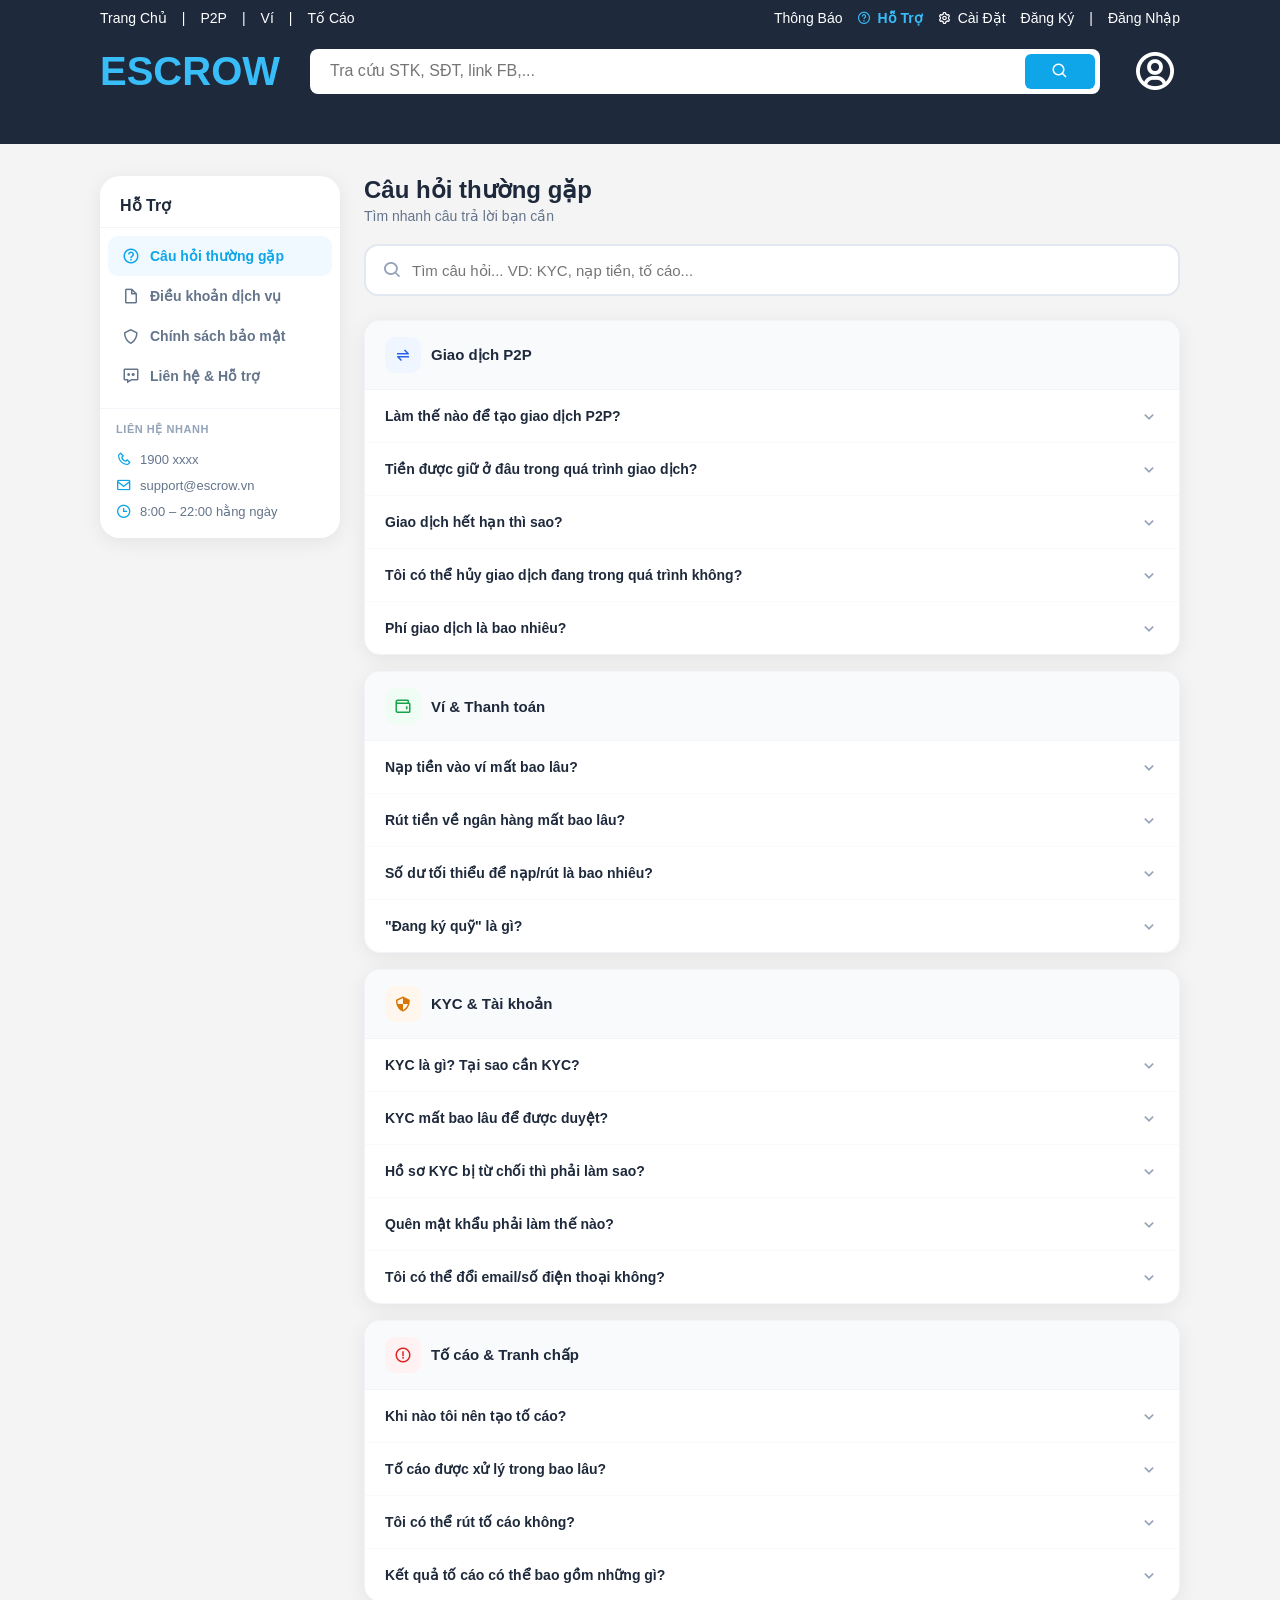
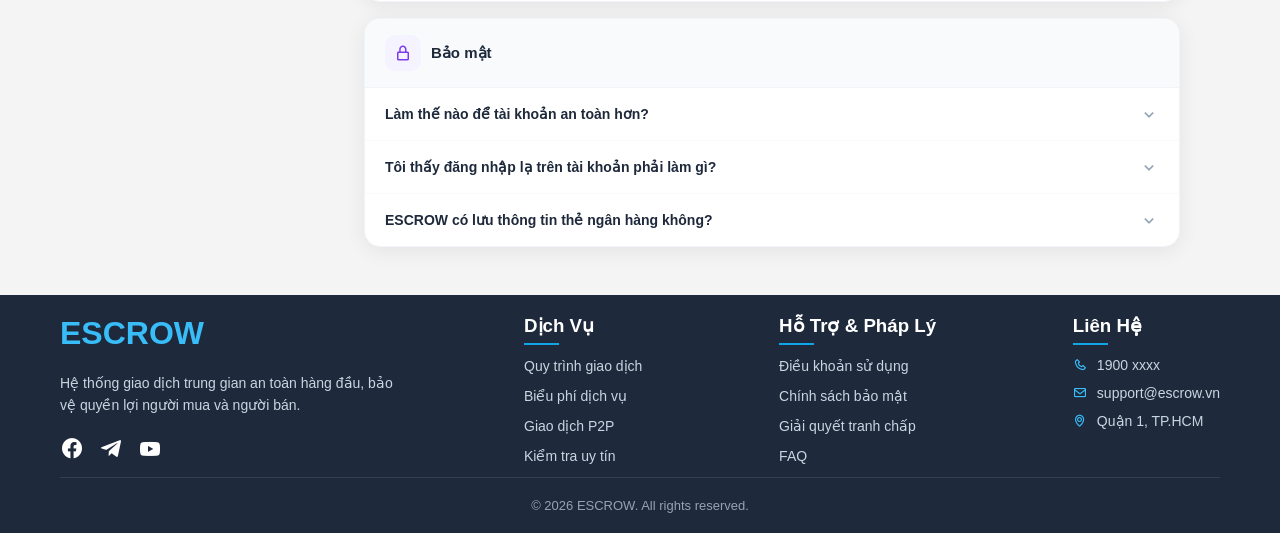
<file: html/pages/support.html>
<!DOCTYPE html>
<html lang="vi">
<head>
    <meta charset="UTF-8">
    <meta name="viewport" content="width=device-width, initial-scale=1.0">
    <title>Hỗ Trợ - ESCROW</title>
    <link href='https://unpkg.com/boxicons@2.1.4/css/boxicons.min.css' rel='stylesheet'>
    <link rel="stylesheet" href="../../css/global.css">
    <link rel="stylesheet" href="../../css/local/support.css">
</head>
<body>
<div class="container">

    <!-- HEADER -->
        <header>
            <!-- HEADER TOP -->
            <div class="header-top">
                <div class="header-top__left">
                    <a href="../index.html" class="header-top__link">Trang Chủ</a>
                    <span>|</span>
                    <a href="p2p.html" class="header-top__link">P2P</a>
                    <span>|</span>
                    <a href="wallet.html" class="header-top__link">Ví</a>
                    <span>|</span>
                    <a href="report.html" class="header-top__link">Tố Cáo</a>
                </div>

                <div class="header-top__right">
                    <a href="notification.html" class="header-top__link"><i class="bx bx-bell-ring"></i> Thông Báo</a>
                    <a href="support.html" class="header-top__link active"><i class="bx bx-help-circle"></i> Hỗ Trợ</a>
                    <a href="settings.html" class="header-top__link"><i class="bx bx-cog"></i> Cài Đặt</a>
                    <a href="register.html" class="header-top__link">Đăng Ký</a>
                    <span>|</span>
                    <a href="login.html" class="header-top__link">Đăng Nhập</a>
                </div>
            </div>

            <!-- HEADER MID -->
            <div class="header-mid">
                <!-- LOGO -->
                <div class="header-mid__logo">ESCROW</div>

                <!-- SEARCH -->
                <div class="header-mid__search">
                    <input type="text" placeholder="Tra cứu STK, SĐT, link FB,...">
                    <button><i class="bx bx-search"></i></button>
                </div>

                <!-- ACCOUNT -->
                <div class="header-mid__profile">
                    <a href="profile.html"><i class="bx bx-user-circle"></i></a>
                </div>
            </div>

            <!-- HEADER BOTTOM -->
            <div class="header-bottom">
                <div class="header-bottom__marquee">
                    Chào mừng bạn đến với Hệ Thống Giao Dịch Trung Gian ESCROW - 
                    An Toàn, Bảo Mật, Uy Tín hàng đầu Việt Nam. Hỗ trợ giao dịch 24/7!
                </div>
            </div>
        </header>

    <main class="support-main">
        <div class="support-layout">

            <!-- ====== SIDEBAR TRÁI ====== -->
            <aside class="support-sidebar">
                <div class="support-sidebar__title">Hỗ Trợ</div>

                <nav class="support-nav">
                    <button class="support-nav__item support-nav__item--active"
                        onclick="switchSection('faq')" id="nav-faq">
                        <i class='bx bx-help-circle'></i>
                        <span>Câu hỏi thường gặp</span>
                    </button>
                    <button class="support-nav__item"
                        onclick="switchSection('terms')" id="nav-terms">
                        <i class='bx bx-file-blank'></i>
                        <span>Điều khoản dịch vụ</span>
                    </button>
                    <button class="support-nav__item"
                        onclick="switchSection('privacy')" id="nav-privacy">
                        <i class='bx bx-shield'></i>
                        <span>Chính sách bảo mật</span>
                    </button>
                    <button class="support-nav__item"
                        onclick="switchSection('contact')" id="nav-contact">
                        <i class='bx bx-message-dots'></i>
                        <span>Liên hệ & Hỗ trợ</span>
                    </button>
                </nav>

                <!-- LIÊN HỆ NHANH -->
                <div class="support-sidebar__quick">
                    <p class="support-sidebar__quick-title">Liên hệ nhanh</p>
                    <a href="tel:1900xxxx" class="support-sidebar__quick-item">
                        <i class='bx bx-phone'></i>
                        <span>1900 xxxx</span>
                    </a>
                    <a href="mailto:support@escrow.vn" class="support-sidebar__quick-item">
                        <i class='bx bx-envelope'></i>
                        <span>support@escrow.vn</span>
                    </a>
                    <div class="support-sidebar__quick-item">
                        <i class='bx bx-time'></i>
                        <span>8:00 – 22:00 hằng ngày</span>
                    </div>
                </div>
            </aside>

            <!-- ====== NỘI DUNG PHẢI ====== -->
            <div class="support-content">

                <!-- ==================== FAQ ==================== -->
                <section class="support-section" id="section-faq">
                    <div class="support-section__header">
                        <h2>Câu hỏi thường gặp</h2>
                        <p>Tìm nhanh câu trả lời bạn cần</p>
                    </div>

                    <!-- SEARCH -->
                    <div class="faq-search">
                        <i class='bx bx-search'></i>
                        <input type="text" id="faqSearchInput"
                            placeholder="Tìm câu hỏi... VD: KYC, nạp tiền, tố cáo..."
                            oninput="searchFaq()">
                        <button class="faq-search__clear" id="faqClearBtn"
                            onclick="clearFaqSearch()" style="display:none;">
                            <i class='bx bx-x'></i>
                        </button>
                    </div>

                    <!-- KẾT QUẢ TÌM KIẾM -->
                    <div id="faqSearchResult" style="display:none;">
                        <div class="faq-result-header" id="faqResultHeader"></div>
                        <div id="faqResultList"></div>
                    </div>

                    <!-- DANH SÁCH FAQ THEO NHÓM -->
                    <div id="faqGroups">
                        <!-- render bởi JS -->
                    </div>
                </section>

                <!-- ==================== ĐIỀU KHOẢN ==================== -->
                <section class="support-section" id="section-terms" style="display:none;">
                    <div class="support-section__header">
                        <h2>Điều khoản dịch vụ</h2>
                        <p>Cập nhật lần cuối: 01/01/2026</p>
                    </div>

                    <div class="support-doc">
                        <div class="support-doc__section">
                            <h3>1. Giới thiệu</h3>
                            <p>Chào mừng bạn đến với ESCROW — hệ thống giao dịch trung gian trực tuyến tại Việt Nam. Bằng việc sử dụng dịch vụ của chúng tôi, bạn đồng ý tuân thủ các điều khoản dưới đây.</p>
                        </div>

                        <div class="support-doc__section">
                            <h3>2. Điều kiện sử dụng</h3>
                            <p>Để sử dụng dịch vụ ESCROW, bạn phải:</p>
                            <ul>
                                <li>Từ 18 tuổi trở lên</li>
                                <li>Có tài khoản ngân hàng hợp lệ tại Việt Nam</li>
                                <li>Hoàn thành xác minh danh tính (KYC)</li>
                                <li>Không vi phạm pháp luật Việt Nam</li>
                            </ul>
                        </div>

                        <div class="support-doc__section">
                            <h3>3. Quy trình giao dịch</h3>
                            <p>ESCROW đóng vai trò trung gian giữ tiền trong quá trình giao dịch. Tiền của người mua được giữ an toàn trong ví ký quỹ cho đến khi cả 2 bên xác nhận hoàn thành. ESCROW không chịu trách nhiệm về chất lượng hàng hóa/dịch vụ giữa các bên.</p>
                        </div>

                        <div class="support-doc__section">
                            <h3>4. Phí dịch vụ</h3>
                            <p>Phí dịch vụ hiện tại là <strong>10.000đ</strong> cho mỗi giao dịch thành công, không phân biệt giá trị giao dịch. Phí sẽ được trừ tự động từ ví của người tạo giao dịch.</p>
                        </div>

                        <div class="support-doc__section">
                            <h3>5. Tranh chấp và tố cáo</h3>
                            <p>Khi có tranh chấp, người dùng có thể gửi tố cáo kèm bằng chứng. Admin sẽ xem xét và đưa ra quyết định trong vòng <strong>1-3 ngày làm việc</strong>. Quyết định của admin là quyết định cuối cùng.</p>
                        </div>

                        <div class="support-doc__section">
                            <h3>6. Hành vi bị cấm</h3>
                            <ul>
                                <li>Gian lận, lừa đảo trong giao dịch</li>
                                <li>Sử dụng tài khoản của người khác</li>
                                <li>Tạo giao dịch giả mạo để rửa tiền</li>
                                <li>Tố cáo sai sự thật, vu khống</li>
                                <li>Can thiệp vào hệ thống kỹ thuật</li>
                            </ul>
                        </div>

                        <div class="support-doc__section">
                            <h3>7. Chấm dứt dịch vụ</h3>
                            <p>ESCROW có quyền khóa hoặc chấm dứt tài khoản nếu phát hiện vi phạm điều khoản. Số dư trong ví sẽ được hoàn trả sau khi xác minh danh tính.</p>
                        </div>

                        <div class="support-doc__section">
                            <h3>8. Thay đổi điều khoản</h3>
                            <p>ESCROW có quyền thay đổi điều khoản bất kỳ lúc nào. Người dùng sẽ được thông báo qua email trước 7 ngày khi có thay đổi quan trọng.</p>
                        </div>
                    </div>
                </section>

                <!-- ==================== CHÍNH SÁCH BẢO MẬT ==================== -->
                <section class="support-section" id="section-privacy" style="display:none;">
                    <div class="support-section__header">
                        <h2>Chính sách bảo mật</h2>
                        <p>Cập nhật lần cuối: 01/01/2026</p>
                    </div>

                    <div class="support-doc">
                        <div class="support-doc__section">
                            <h3>1. Thông tin chúng tôi thu thập</h3>
                            <p>Để cung cấp dịch vụ, ESCROW thu thập:</p>
                            <ul>
                                <li><strong>Thông tin cá nhân:</strong> họ tên, email, số điện thoại, ngày sinh</li>
                                <li><strong>Thông tin KYC:</strong> ảnh CCCD/hộ chiếu, ảnh selfie</li>
                                <li><strong>Thông tin tài chính:</strong> số tài khoản ngân hàng, lịch sử giao dịch</li>
                                <li><strong>Dữ liệu kỹ thuật:</strong> địa chỉ IP, thiết bị, thời gian truy cập</li>
                            </ul>
                        </div>

                        <div class="support-doc__section">
                            <h3>2. Mục đích sử dụng thông tin</h3>
                            <ul>
                                <li>Xác minh danh tính và ngăn chặn gian lận</li>
                                <li>Xử lý giao dịch và thanh toán</li>
                                <li>Gửi thông báo liên quan đến tài khoản</li>
                                <li>Cải thiện chất lượng dịch vụ</li>
                                <li>Tuân thủ quy định pháp luật</li>
                            </ul>
                        </div>

                        <div class="support-doc__section">
                            <h3>3. Bảo mật thông tin</h3>
                            <p>ESCROW áp dụng các biện pháp bảo mật tiêu chuẩn công nghiệp bao gồm mã hóa SSL, lưu trữ mật khẩu bằng bcrypt, và giám sát hệ thống 24/7. Thông tin KYC được lưu trữ riêng biệt với quyền truy cập hạn chế.</p>
                        </div>

                        <div class="support-doc__section">
                            <h3>4. Chia sẻ thông tin</h3>
                            <p>ESCROW <strong>không bán</strong> thông tin cá nhân của bạn. Chúng tôi chỉ chia sẻ thông tin khi có yêu cầu từ cơ quan pháp luật có thẩm quyền hoặc khi cần thiết để xử lý giao dịch.</p>
                        </div>

                        <div class="support-doc__section">
                            <h3>5. Quyền của người dùng</h3>
                            <ul>
                                <li>Yêu cầu xem, sửa thông tin cá nhân</li>
                                <li>Từ chối nhận email marketing</li>
                            </ul>
                        </div>

                        <div class="support-doc__section">
                            <h3>6. Cookie</h3>
                            <p>ESCROW sử dụng cookie để duy trì phiên đăng nhập và cải thiện trải nghiệm. Bạn có thể tắt cookie trong trình duyệt nhưng điều này có thể ảnh hưởng đến tính năng đăng nhập.</p>
                        </div>

                        <div class="support-doc__section">
                            <h3>7. Liên hệ về bảo mật</h3>
                            <p>Nếu phát hiện lỗ hổng bảo mật hoặc có thắc mắc về chính sách, vui lòng liên hệ: <strong>security@escrow.vn</strong></p>
                        </div>
                    </div>
                </section>

                <!-- ==================== LIÊN HỆ ==================== -->
                <section class="support-section" id="section-contact" style="display:none;">
                    <div class="support-section__header">
                        <h2>Liên hệ & Hỗ trợ</h2>
                        <p>Gửi yêu cầu hỗ trợ hoặc liên hệ trực tiếp với đội ngũ của chúng tôi</p>
                    </div>

                    <!-- THÔNG TIN LIÊN HỆ -->
                    <div class="contact-info-grid">
                        <div class="contact-info-card">
                            <div class="contact-info-card__icon">
                                <i class='bx bx-phone'></i>
                            </div>
                            <div class="contact-info-card__body">
                                <span class="contact-info-card__label">Hotline</span>
                                <span class="contact-info-card__value">1900 xxxx</span>
                                <span class="contact-info-card__note">8:00 – 22:00 hằng ngày</span>
                            </div>
                        </div>
                        <div class="contact-info-card">
                            <div class="contact-info-card__icon">
                                <i class='bx bx-envelope'></i>
                            </div>
                            <div class="contact-info-card__body">
                                <span class="contact-info-card__label">Email hỗ trợ</span>
                                <span class="contact-info-card__value">support@escrow.vn</span>
                                <span class="contact-info-card__note">Phản hồi trong 24 giờ</span>
                            </div>
                        </div>
                        <div class="contact-info-card">
                            <div class="contact-info-card__icon">
                                <i class='bx bxl-telegram'></i>
                            </div>
                            <div class="contact-info-card__body">
                                <span class="contact-info-card__label">Telegram</span>
                                <span class="contact-info-card__value">@escrow_support</span>
                                <span class="contact-info-card__note">Hỗ trợ nhanh nhất</span>
                            </div>
                        </div>
                    </div>

                    <!-- FORM GỬI YÊU CẦU -->
                    <div class="contact-form-card">
                        <div class="contact-form-card__title">
                            <i class='bx bx-send'></i> Gửi yêu cầu hỗ trợ
                        </div>

                        <div class="contact-form__group">
                            <label>Chủ đề <span class="required">*</span></label>
                            <select class="contact-select" id="contactSubject">
                                <option value="">-- Chọn chủ đề --</option>
                                <option value="gd">Vấn đề giao dịch P2P</option>
                                <option value="wallet">Vấn đề ví / nạp rút tiền</option>
                                <option value="kyc">Xác minh KYC</option>
                                <option value="report">Tố cáo / Tranh chấp</option>
                                <option value="account">Tài khoản / Đăng nhập</option>
                                <option value="security">Bảo mật</option>
                                <option value="other">Khác</option>
                            </select>
                            <span class="contact-error" id="err-subject"></span>
                        </div>

                        <div class="contact-form__group">
                            <label>Mô tả chi tiết <span class="required">*</span></label>
                            <textarea class="contact-textarea" id="contactMessage"
                                placeholder="Mô tả vấn đề bạn gặp phải, bao gồm mã giao dịch (nếu có), thời gian xảy ra..."></textarea>
                            <span class="contact-error" id="err-message"></span>
                        </div>

                        <div class="contact-form__group">
                            <label>Ảnh đính kèm (nếu có)</label>
                            <div class="contact-upload" onclick="document.getElementById('contactFile').click()">
                                <i class='bx bx-image-add'></i>
                                <span>Nhấn để chọn ảnh/video</span>
                                <small>JPG, PNG, MP4 — tối đa 5MB</small>
                            </div>
                            <input type="file" id="contactFile" accept="image/*,video/*"
                                multiple style="display:none" onchange="handleContactFile(this)">
                            <div class="contact-preview-list" id="contactPreviewList"></div>
                        </div>

                        <div class="contact-info-box">
                            <i class='bx bx-info-circle'></i>
                            <span>Chúng tôi sẽ phản hồi qua email đã đăng ký trong vòng <strong>24 giờ</strong> làm việc.</span>
                        </div>

                        <div class="contact-form__footer">
                            <button class="support-btn support-btn--primary" onclick="submitContact()">
                                <i class='bx bx-send'></i> Gửi yêu cầu
                            </button>
                        </div>
                    </div>
                </section>

            </div>
        </div>
    </main>

    <!-- FOOTER -->
        <footer>
            <!-- TOP -->
            <div class="footer-top">

                <!-- LEFT -->
                <div class="footer-top__left">
                    <h2 class="footer-top__logo">ESCROW</h2>
                    <p class="footer-top__description">
                        Hệ thống giao dịch trung gian an toàn hàng đầu,
                        bảo vệ quyền lợi người mua và người bán.
                    </p>
                    <div class="footer-top__social">
                        <a href="#"><i class="bx bxl-facebook-circle"></i></a>
                        <a href="#"><i class="bx bxl-telegram"></i></a>
                        <a href="#"><i class="bx bxl-youtube"></i></a>
                    </div>
                </div>

                <!-- Spacer div giữ theo bố cục mẫu 2 -->
                <div></div>

                <!-- RIGHT -->
                <div class="footer-top__right">

                    <!-- BOX -->
                    <div class="footer-box">
                        <h3 class="footer-box__title">Dịch Vụ</h3>
                        <ul class="footer-box__list">
                            <li><a href="#">Quy trình giao dịch</a></li>
                            <li><a href="#">Biểu phí dịch vụ</a></li>
                            <li><a href="#">Giao dịch P2P</a></li>
                            <li><a href="#">Kiểm tra uy tín</a></li>
                        </ul>
                    </div>

                    <!-- BOX -->
                    <div class="footer-box">
                        <h3 class="footer-box__title">Hỗ Trợ & Pháp Lý</h3>
                        <ul class="footer-box__list">
                            <li><a href="#">Điều khoản sử dụng</a></li>
                            <li><a href="#">Chính sách bảo mật</a></li>
                            <li><a href="#">Giải quyết tranh chấp</a></li>
                            <li><a href="#">FAQ</a></li>
                        </ul>
                    </div>

                    <!-- BOX CONTACT -->
                    <div class="footer-box footer-box--contact">
                        <h3 class="footer-box__title">Liên Hệ</h3>
                        <div class="footer-box__contact">
                            <p><i class="bx bx-phone"></i> 1900 xxxx</p>
                            <p><i class="bx bx-envelope"></i> support@escrow.vn</p>
                            <p><i class="bx bx-map"></i> Quận 1, TP.HCM</p>
                        </div>
                    </div>

                </div>

            </div>

            <!-- BOTTOM -->
            <div class="footer-bottom">
                © 2026 ESCROW. All rights reserved.
            </div>
        </footer>

</div>

<script src="../../js/global.js"></script>
<script src="../../js/local/support.js"></script>
</body>
</html>
</file>
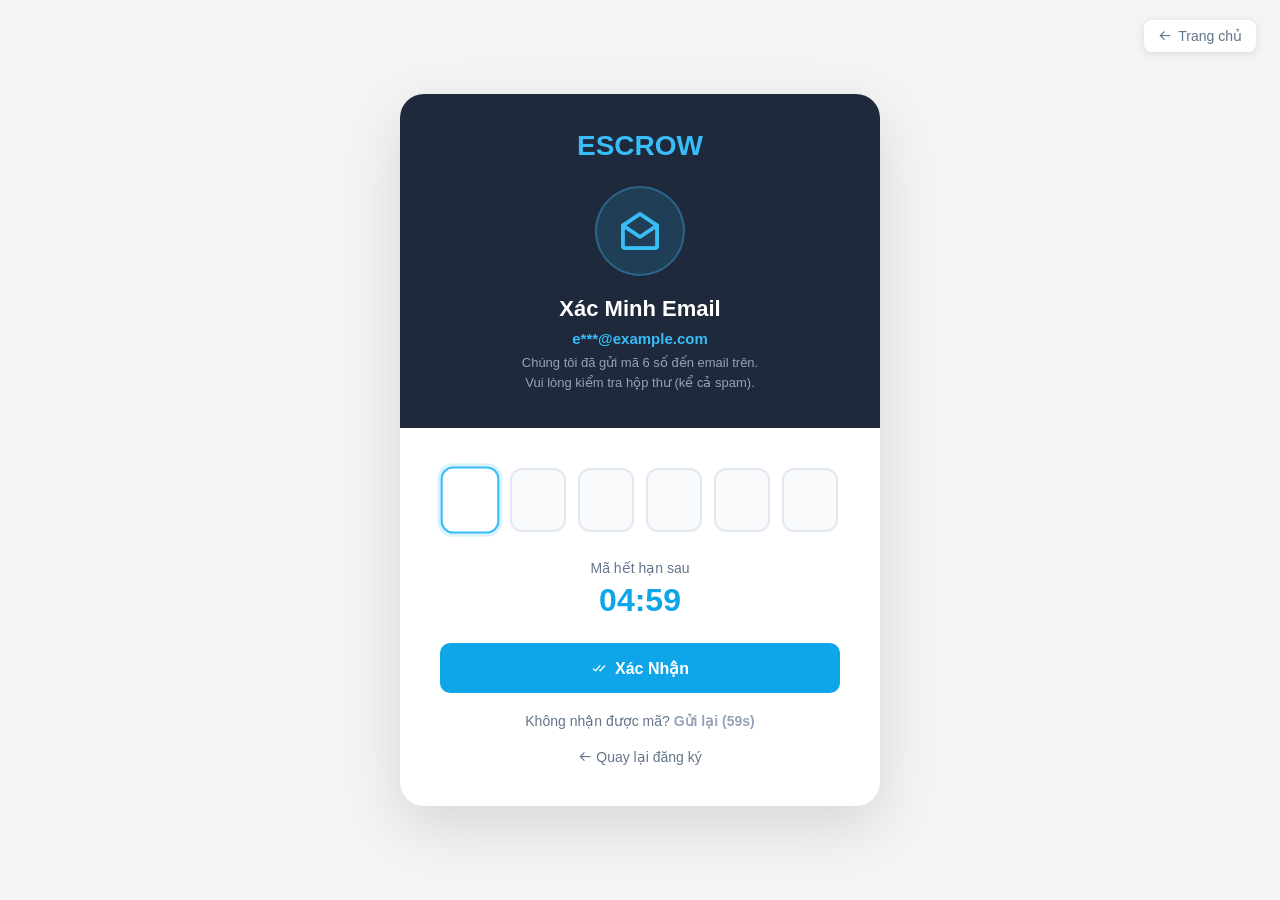
<file: html/pages/verify-otp.html>
<!DOCTYPE html>
<html lang="vi">
<head>
    <meta charset="UTF-8">
    <meta name="viewport" content="width=device-width, initial-scale=1.0">
    <title>Xác Minh Email - ESCROW</title>
    <link href='https://unpkg.com/boxicons@2.1.4/css/boxicons.min.css' rel='stylesheet'>
    <link rel="stylesheet" href="../../css/global.css">
    <link rel="stylesheet" href="../../css/local/verify-otp.css">
</head>
<body>

    <!-- BACK HOME -->
    <div class="back-home">
        <a href="../index.html">
            <i class='bx bx-arrow-back'></i> Trang chủ
        </a>
    </div>

    <div class="otp-card">

        <!-- TOP BANNER -->
        <div class="otp-card__banner">
            <a href="../index.html" class="otp-card__banner-logo">ESCROW</a>
            <div class="otp-card__banner-icon">
                <i class='bx bx-envelope-open'></i>
            </div>
            <h1 class="otp-card__banner-title">Xác Minh Email</h1>
            <p class="otp-card__banner-email" id="displayEmail">m***@gmail.com</p>
            <p class="otp-card__banner-desc">Chúng tôi đã gửi mã 6 số đến email trên.<br>Vui lòng kiểm tra hộp thư (kể cả spam).</p>
        </div>

        <!-- BODY -->
        <div class="otp-card__body">

            <div id="mainContent">

                <div class="otp-inputs" id="otpInputs">
                    <input type="text" maxlength="1" inputmode="numeric" pattern="[0-9]">
                    <input type="text" maxlength="1" inputmode="numeric" pattern="[0-9]">
                    <input type="text" maxlength="1" inputmode="numeric" pattern="[0-9]">
                    <input type="text" maxlength="1" inputmode="numeric" pattern="[0-9]">
                    <input type="text" maxlength="1" inputmode="numeric" pattern="[0-9]">
                    <input type="text" maxlength="1" inputmode="numeric" pattern="[0-9]">
                </div>

                <div class="otp-timer">
                    <p class="otp-timer__label">Mã hết hạn sau</p>
                    <div class="otp-timer__countdown" id="countdown">05:00</div>
                </div>

                <div class="otp-message otp-message--error" id="errorMsg">
                    <i class='bx bx-error-circle'></i>
                    <span id="errorText"></span>
                </div>

                <div class="otp-message otp-message--success" id="successMsg">
                    <i class='bx bx-check-circle'></i>
                    <span>Mã OTP chính xác! Đang chuyển hướng...</span>
                </div>

                <button class="otp-card__btn" id="verifyBtn">
                    <i class='bx bx-check-double'></i>
                    Xác Nhận
                </button>

                <p class="otp-resend">
                    Không nhận được mã?
                    <button class="otp-resend__btn" id="resendBtn" disabled>
                        Gửi lại (<span id="resendCountdown">60</span>s)
                    </button>
                </p>

                <div class="otp-back">
                    <a href="register.html">
                        <i class='bx bx-arrow-back'></i>
                        Quay lại đăng ký
                    </a>
                </div>

            </div>

            <div class="otp-success" id="successState">
                <div class="otp-success__icon">
                    <i class='bx bx-check-circle'></i>
                </div>
                <h2 class="otp-success__title">Xác Minh Thành Công!</h2>
                <p class="otp-success__desc">
                    Email của bạn đã được xác minh.<br>
                    Đang chuyển đến trang đăng nhập...
                </p>
                <div class="otp-timer__countdown" id="redirectCountdown" style="font-size:20px;">3</div>
            </div>

        </div>
    </div>

    <script src="../../js/local/verify-otp.js"></script>
</body>
</html>
</file>
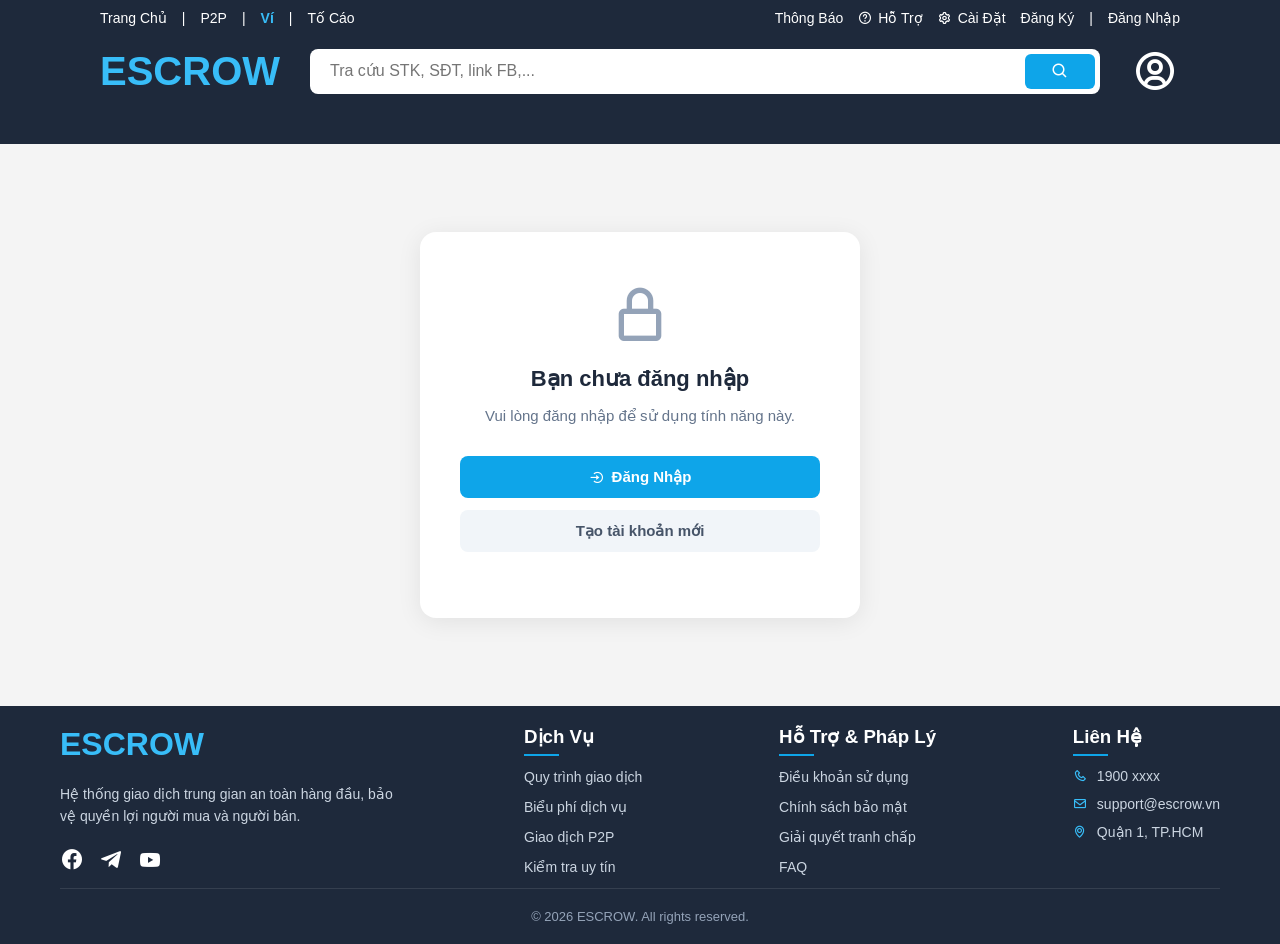
<file: html/pages/wallet.html>
<!DOCTYPE html>
<html lang="vi">
<head>
    <meta charset="UTF-8">
    <meta name="viewport" content="width=device-width, initial-scale=1.0">
    <title>Ví Của Tôi - ESCROW</title>
    <link href='https://unpkg.com/boxicons@2.1.4/css/boxicons.min.css' rel='stylesheet'>
    <link rel="stylesheet" href="../../css/global.css">
    <link rel="stylesheet" href="../../css/local/wallet.css">
</head>
<body>
<div class="container">

    <!-- HEADER -->
        <header>
            <!-- HEADER TOP -->
            <div class="header-top">
                <div class="header-top__left">
                    <a href="../index.html" class="header-top__link">Trang Chủ</a>
                    <span>|</span>
                    <a href="p2p.html" class="header-top__link">P2P</a>
                    <span>|</span>
                    <a href="wallet.html" class="header-top__link active">Ví</a>
                    <span>|</span>
                    <a href="report.html" class="header-top__link">Tố Cáo</a>
                </div>

                <div class="header-top__right">
                    <a href="notification.html" class="header-top__link"><i class="bx bx-bell-ring"></i> Thông Báo</a>
                    <a href="support.html" class="header-top__link"><i class="bx bx-help-circle"></i> Hỗ Trợ</a>
                    <a href="settings.html" class="header-top__link"><i class="bx bx-cog"></i> Cài Đặt</a>
                    <a href="register.html" class="header-top__link">Đăng Ký</a>
                    <span>|</span>
                    <a href="login.html" class="header-top__link">Đăng Nhập</a>
                </div>
            </div>

            <!-- HEADER MID -->
            <div class="header-mid">
                <!-- LOGO -->
                <div class="header-mid__logo">ESCROW</div>

                <!-- SEARCH -->
                <div class="header-mid__search">
                    <input type="text" placeholder="Tra cứu STK, SĐT, link FB,...">
                    <button><i class="bx bx-search"></i></button>
                </div>

                <!-- ACCOUNT -->
                <div class="header-mid__profile">
                    <a href="profile.html"><i class="bx bx-user-circle"></i></a>
                </div>
            </div>

            <!-- HEADER BOTTOM -->
            <div class="header-bottom">
                <div class="header-bottom__marquee">
                    Chào mừng bạn đến với Hệ Thống Giao Dịch Trung Gian ESCROW - 
                    An Toàn, Bảo Mật, Uy Tín hàng đầu Việt Nam. Hỗ trợ giao dịch 24/7!
                </div>
            </div>
        </header>

    <main class="wallet-main">



        <!-- ===================== LOCKED STATE =====================
             Hiện khi chưa KYC — ẩn toàn bộ nội dung ví
             TODO (Java): kiểm tra user.kycStatus !== 'APPROVED'
        ============================================================ -->
        <div class="wallet-locked" id="walletLocked" style="display:none;">
            <div class="wallet-locked__icon">
                <i class='bx bx-lock'></i>
            </div>
            <h2 class="wallet-locked__title">Tài khoản chưa được xác minh</h2>
            <p class="wallet-locked__desc">
                Bạn cần hoàn thành xác minh danh tính (KYC) để sử dụng ví,
                nạp/rút tiền và tham gia giao dịch P2P.
            </p>
            <button class="wallet-btn wallet-btn--primary" onclick="openKycModal()">
                <i class='bx bx-shield-quarter'></i> Xác Minh Danh Tính Ngay
            </button>
        </div>

        <!-- ===================== WALLET CONTENT =====================
             Hiện khi đã KYC xong
        ============================================================ -->
        <div class="wallet-content" id="walletContent">

            <div class="wallet-layout">

                <!-- ====== LEFT: VÍ + NGÂN HÀNG + KYC ====== -->
                <div class="wallet-left">

                    <!-- SỐ DƯ -->
                    <div class="wallet-balance-card">
                        <div class="wallet-balance-card__top">
                            <div>
                                <p class="wallet-balance-card__label">Số dư khả dụng</p>
                                <div class="wallet-balance-card__amount-wrap">
                                    <span class="wallet-balance-card__amount wallet-balance-card__amount--escrow" id="balanceAmount">***</span>
                                    <button class="wallet-eye" id="balanceEye" onclick="toggleBalance()">
                                        <i class='bx bx-show' id="balanceIcon"></i>
                                    </button>
                                </div>
                            </div>
                            <div class="wallet-balance-card__escrow">
                                <p class="wallet-balance-card__label">Đang ký quỹ</p>
                                <div class="wallet-balance-card__amount-wrap">
                                    <span class="wallet-balance-card__amount wallet-balance-card__amount--escrow" id="escrowAmount">***</span>
                                    <button class="wallet-eye" id="escrowEye" onclick="toggleEscrow()">
                                        <i class='bx bx-show' id="escrowIcon"></i>
                                    </button>
                                </div>
                            </div>
                        </div>

                        <div class="wallet-balance-card__actions">
                            <button class="wallet-btn wallet-btn--primary" onclick="openDepositModal()">
                                <i class='bx bx-plus-circle'></i> Nạp Tiền
                            </button>
                            <button class="wallet-btn wallet-btn--secondary" onclick="openWithdrawModal()">
                                <i class='bx bx-minus-circle'></i> Rút Tiền
                            </button>
                        </div>
                    </div>

                    <!-- TÀI KHOẢN NGÂN HÀNG -->
                    <div class="wallet-section-card">
                        <div class="wallet-section-card__header">
                            <i class='bx bx-buildings'></i>
                            <h3>Tài khoản ngân hàng</h3>
                            <button class="wallet-btn-sm" onclick="openAddBankModal()">
                                <i class='bx bx-plus'></i> Thêm
                            </button>
                        </div>
                        <div id="bankList">
                            <!-- render bởi JS -->
                        </div>
                    </div>

                    <!-- KYC STATUS -->
                    <div class="wallet-section-card">
                        <div class="wallet-section-card__header">
                            <i class='bx bx-shield-quarter'></i>
                            <h3>Xác minh danh tính (KYC)</h3>
                        </div>
                        <div id="kycStatus">
                            <!-- render bởi JS -->
                        </div>
                    </div>

                </div>

                <!-- ====== RIGHT: LỊCH SỬ VÍ ====== -->
                <div class="wallet-right">
                    <div class="wallet-history-card">
                        <div class="wallet-history-card__header">
                            <h3>Lịch sử giao dịch ví</h3>
                            <!-- FILTER -->
                            <div class="wallet-filter" id="walletFilter">
                                <!-- render bởi JS -->
                            </div>
                        </div>
                        <div class="wallet-history-list" id="historyList">
                            <!-- render bởi JS -->
                        </div>
                    </div>
                </div>

            </div>
        </div>

    </main>
        <footer>
            <!-- TOP -->
            <div class="footer-top">

                <!-- LEFT -->
                <div class="footer-top__left">
                    <h2 class="footer-top__logo">ESCROW</h2>
                    <p class="footer-top__description">
                        Hệ thống giao dịch trung gian an toàn hàng đầu,
                        bảo vệ quyền lợi người mua và người bán.
                    </p>
                    <div class="footer-top__social">
                        <a href="#"><i class="bx bxl-facebook-circle"></i></a>
                        <a href="#"><i class="bx bxl-telegram"></i></a>
                        <a href="#"><i class="bx bxl-youtube"></i></a>
                    </div>
                </div>

                <!-- Spacer div giữ theo bố cục mẫu 2 -->
                <div></div>

                <!-- RIGHT -->
                <div class="footer-top__right">

                    <!-- BOX -->
                    <div class="footer-box">
                        <h3 class="footer-box__title">Dịch Vụ</h3>
                        <ul class="footer-box__list">
                            <li><a href="#">Quy trình giao dịch</a></li>
                            <li><a href="#">Biểu phí dịch vụ</a></li>
                            <li><a href="#">Giao dịch P2P</a></li>
                            <li><a href="#">Kiểm tra uy tín</a></li>
                        </ul>
                    </div>

                    <!-- BOX -->
                    <div class="footer-box">
                        <h3 class="footer-box__title">Hỗ Trợ & Pháp Lý</h3>
                        <ul class="footer-box__list">
                            <li><a href="#">Điều khoản sử dụng</a></li>
                            <li><a href="#">Chính sách bảo mật</a></li>
                            <li><a href="#">Giải quyết tranh chấp</a></li>
                            <li><a href="#">FAQ</a></li>
                        </ul>
                    </div>

                    <!-- BOX CONTACT -->
                    <div class="footer-box footer-box--contact">
                        <h3 class="footer-box__title">Liên Hệ</h3>
                        <div class="footer-box__contact">
                            <p><i class="bx bx-phone"></i> 1900 xxxx</p>
                            <p><i class="bx bx-envelope"></i> support@escrow.vn</p>
                            <p><i class="bx bx-map"></i> Quận 1, TP.HCM</p>
                        </div>
                    </div>

                </div>

            </div>

            <!-- BOTTOM -->
            <div class="footer-bottom">
                © 2026 ESCROW. All rights reserved.
            </div>
        </footer>

</div>

<!-- =====================================================================
     MODAL NẠP TIỀN
====================================================================== -->
<div class="modal-overlay" id="depositOverlay" onclick="closeModal('deposit')"></div>
<div class="wmodal" id="depositModal">
    <div class="wmodal__header">
        <h3>Nạp Tiền Vào Ví</h3>
        <button class="wmodal__close" onclick="closeModal('deposit')"><i class='bx bx-x'></i></button>
    </div>
    <div class="wmodal__body">
        <div class="wmodal__form-group">
            <label>Số tiền nạp (VNĐ) <span class="required">*</span></label>
            <div class="wmodal__input-wrap">
                <i class='bx bx-money'></i>
                <input type="text" id="depositAmount" placeholder="VD: 500.000" oninput="formatWalletAmount(this)">
            </div>
            <div class="wmodal__quick-amounts">
                <button onclick="setQuickAmount('depositAmount', 100000)">100K</button>
                <button onclick="setQuickAmount('depositAmount', 500000)">500K</button>
                <button onclick="setQuickAmount('depositAmount', 1000000)">1 Triệu</button>
                <button onclick="setQuickAmount('depositAmount', 5000000)">5 Triệu</button>
            </div>
        </div>
        <div class="wmodal__form-group">
            <label>Từ tài khoản ngân hàng <span class="required">*</span></label>
            <select class="wmodal__select" id="depositBank">
                <!-- render bởi JS -->
            </select>
        </div>
        <div class="wmodal__info-box">
            <i class='bx bx-info-circle'></i>
            <span>Tiền sẽ được cộng vào ví sau khi giao dịch được xác nhận. Thường mất 5-15 phút.</span>
        </div>
    </div>
    <div class="wmodal__footer">
        <button class="wallet-btn wallet-btn--ghost" onclick="closeModal('deposit')">Hủy</button>
        <button class="wallet-btn wallet-btn--primary" onclick="confirmDeposit()">
            <i class='bx bx-check'></i> Xác Nhận Nạp
        </button>
    </div>
</div>

<!-- =====================================================================
     MODAL RÚT TIỀN
====================================================================== -->
<div class="modal-overlay" id="withdrawOverlay" onclick="closeModal('withdraw')"></div>
<div class="wmodal" id="withdrawModal">
    <div class="wmodal__header">
        <h3>Rút Tiền Về Ngân Hàng</h3>
        <button class="wmodal__close" onclick="closeModal('withdraw')"><i class='bx bx-x'></i></button>
    </div>
    <div class="wmodal__body">
        <div class="wmodal__form-group">
            <label>Số tiền rút (VNĐ) <span class="required">*</span></label>
            <div class="wmodal__input-wrap">
                <i class='bx bx-money'></i>
                <input type="text" id="withdrawAmount" placeholder="VD: 500.000" oninput="formatWalletAmount(this)">
            </div>
            <div class="wmodal__quick-amounts">
                <button onclick="setQuickAmount('withdrawAmount', 100000)">100K</button>
                <button onclick="setQuickAmount('withdrawAmount', 500000)">500K</button>
                <button onclick="setQuickAmount('withdrawAmount', 1000000)">1 Triệu</button>
                <button onclick="setQuickAmount('withdrawAmount', 5000000)">5 Triệu</button>
            </div>
        </div>
        <div class="wmodal__form-group">
            <label>Về tài khoản ngân hàng <span class="required">*</span></label>
            <select class="wmodal__select" id="withdrawBank">
                <!-- render bởi JS -->
            </select>
        </div>
        <div class="wmodal__info-box wmodal__info-box--warn">
            <i class='bx bx-error'></i>
            <span>Yêu cầu rút tiền sẽ được xử lý trong 1-2 ngày làm việc.</span>
        </div>
    </div>
    <div class="wmodal__footer">
        <button class="wallet-btn wallet-btn--ghost" onclick="closeModal('withdraw')">Hủy</button>
        <button class="wallet-btn wallet-btn--primary" onclick="confirmWithdraw()">
            <i class='bx bx-check'></i> Xác Nhận Rút
        </button>
    </div>
</div>

<!-- =====================================================================
     MODAL THÊM NGÂN HÀNG
====================================================================== -->
<div class="modal-overlay" id="bankOverlay" onclick="closeModal('bank')"></div>
<div class="wmodal" id="bankModal">
    <div class="wmodal__header">
        <h3>Thêm Tài Khoản Ngân Hàng</h3>
        <button class="wmodal__close" onclick="closeModal('bank')"><i class='bx bx-x'></i></button>
    </div>
    <div class="wmodal__body">
        <div class="wmodal__form-group">
            <label>Ngân hàng <span class="required">*</span></label>
            <select class="wmodal__select" id="bankName">
                <option value="">-- Chọn ngân hàng --</option>
                <option value="VCB">Vietcombank (VCB)</option>
                <option value="TCB">Techcombank (TCB)</option>
                <option value="VPB">VPBank (VPB)</option>
                <option value="ACB">ACB</option>
                <option value="BIDV">BIDV</option>
                <option value="MB">MBBank (MB)</option>
                <option value="TPB">TPBank (TPB)</option>
                <option value="STB">Sacombank (STB)</option>
                <option value="MSB">MSB</option>
                <option value="VIB">VIB</option>
            </select>
        </div>
        <div class="wmodal__form-group">
            <label>Số tài khoản <span class="required">*</span></label>
            <div class="wmodal__input-wrap">
                <i class='bx bx-credit-card'></i>
                <input type="text" id="bankNumber" placeholder="Nhập số tài khoản">
            </div>
        </div>
        <div class="wmodal__form-group">
            <label>Tên chủ tài khoản <span class="required">*</span></label>
            <div class="wmodal__input-wrap">
                <i class='bx bx-user'></i>
                <input type="text" id="bankOwner" placeholder="NGUYEN VAN A">
            </div>
            <span style="font-size:12px; color:#94a3b8; margin-top:4px; display:block">
                Nhập đúng tên như trên thẻ ngân hàng (IN HOA, không dấu)
            </span>
        </div>
        <div class="wmodal__error" id="bankError" style="display:none;"></div>
    </div>
    <div class="wmodal__footer">
        <button class="wallet-btn wallet-btn--ghost" onclick="closeModal('bank')">Hủy</button>
        <button class="wallet-btn wallet-btn--primary" onclick="confirmAddBank()">
            <i class='bx bx-check'></i> Thêm Tài Khoản
        </button>
    </div>
</div>

<!-- =====================================================================
     MODAL KYC — 4 BƯỚC
====================================================================== -->
<div class="modal-overlay" id="kycOverlay" onclick="closeModal('kyc')"></div>
<div class="wmodal wmodal--kyc" id="kycModal">
    <div class="wmodal__header">
        <h3>Xác Minh Danh Tính (KYC)</h3>
        <button class="wmodal__close" onclick="closeModal('kyc')"><i class='bx bx-x'></i></button>
    </div>

    <!-- KYC STEPS INDICATOR -->
    <div class="kyc-steps" id="kycStepsBar">
        <!-- render bởi JS -->
    </div>

    <div class="wmodal__body" id="kycBody">
        <!-- render bởi JS theo từng bước -->
    </div>

    <div class="wmodal__footer" id="kycFooter">
        <button class="wallet-btn wallet-btn--ghost" id="kycPrevBtn" onclick="kycPrev()" style="display:none;">
            <i class='bx bx-arrow-back'></i> Quay lại
        </button>
        <button class="wallet-btn wallet-btn--primary" id="kycNextBtn" onclick="kycNext()">
            Tiếp theo <i class='bx bx-right-arrow-alt'></i>
        </button>
    </div>
</div>

<!-- =====================================================================
     TEMPLATE: BANK ITEM
====================================================================== -->
<template id="bankItemTemplate">
    <div class="bank-item">
        <div class="bank-item__logo"></div>
        <div class="bank-item__info">
            <span class="bank-item__name"></span>
            <span class="bank-item__number"></span>
            <span class="bank-item__owner"></span>
        </div>
        <div class="bank-item__actions">
            <span class="bank-item__default-badge" style="display:none;">Mặc định</span>
        </div>
    </div>
</template>

<!-- =====================================================================
     TEMPLATE: HISTORY ITEM
     Backend mapping:
       loai         → LichSuVi.LoaiGiaoDich (NAP/RUT/KY_QUY/GIAI_NGAN/HOAN_TIEN)
       soTien       → LichSuVi.SoTien
       moTa         → LichSuVi.MoTa
       thoiGian     → LichSuVi.ThoiGian
       trangThai    → LichSuVi.TrangThai
====================================================================== -->
<template id="historyItemTemplate">
    <div class="wallet-history-item">
        <div class="wallet-history-item__icon"></div>
        <div class="wallet-history-item__info">
            <span class="wallet-history-item__desc"></span>
            <span class="wallet-history-item__time"></span>
        </div>
        <div class="wallet-history-item__right">
            <span class="wallet-history-item__amount"></span>
            <span class="wallet-history-item__status"></span>
        </div>
    </div>
</template>

<script src="../../js/global.js"></script>
<script src="../../js/local/wallet.js"></script>
</body>
</html>
</file>
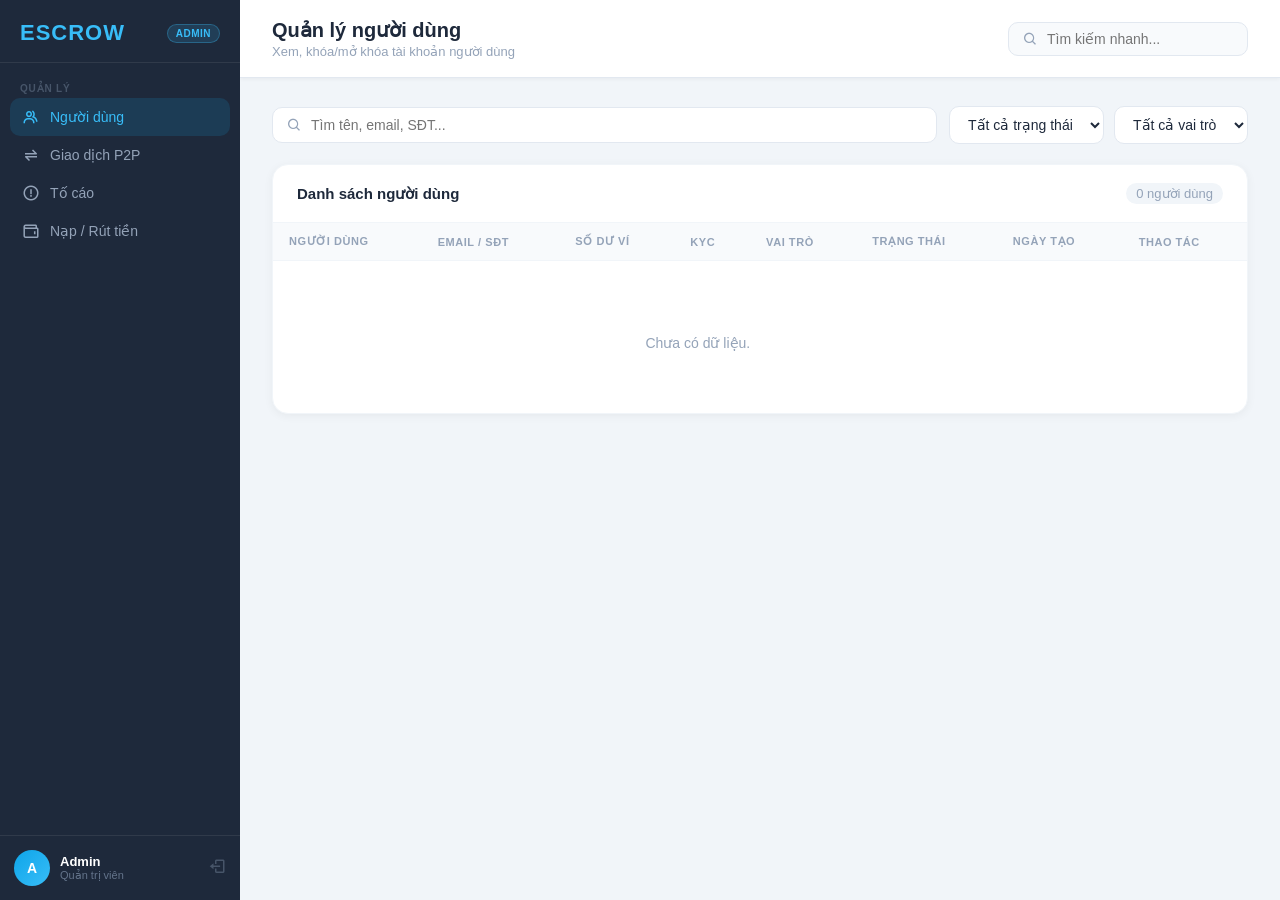
<file: html/pages/admin/admin-dashboard.html>
<!DOCTYPE html>
<html lang="vi">
<head>
    <meta charset="UTF-8">
    <meta name="viewport" content="width=device-width, initial-scale=1.0">
    <title>Admin Panel - ESCROW</title>
    <link href='https://unpkg.com/boxicons@2.1.4/css/boxicons.min.css' rel='stylesheet'>
    <link rel="stylesheet" href="../../../css/local/admin.css">
</head>
<body>

<div class="admin-layout">

    <!-- ===================== SIDEBAR ===================== -->
    <aside class="admin-sidebar" id="adminSidebar">

        <div class="admin-sidebar__logo">
            <span class="admin-sidebar__logo-text">ESCROW</span>
            <span class="admin-sidebar__logo-badge" id="roleBadge">ADMIN</span>
        </div>

        <nav class="admin-nav">

            <div class="admin-nav__group">
                <div class="admin-nav__group-label">Quản lý</div>
                <a href="#" class="admin-nav__item admin-nav__item--active" onclick="switchSection('users', this)">
                    <i class='bx bx-group'></i>
                    <span>Người dùng</span>
                </a>
                <a href="#" class="admin-nav__item" onclick="switchSection('transactions', this)">
                    <i class='bx bx-transfer-alt'></i>
                    <span>Giao dịch P2P</span>
                </a>
                <a href="#" class="admin-nav__item" onclick="switchSection('reports', this)">
                    <i class='bx bx-error-circle'></i>
                    <span>Tố cáo</span>
                    <span class="admin-nav__badge" id="badgeReports">3</span>
                </a>
                <a href="#" class="admin-nav__item" onclick="switchSection('wallet', this)">
                    <i class='bx bx-wallet'></i>
                    <span>Nạp / Rút tiền</span>
                    <span class="admin-nav__badge" id="badgeWallet">5</span>
                </a>
            </div>

        </nav>

        <div class="admin-sidebar__footer">
            <div class="admin-sidebar__avatar" id="sidebarAvatar">A</div>
            <div class="admin-sidebar__user">
                <span class="admin-sidebar__user-name" id="sidebarName">Admin</span>
                <span class="admin-sidebar__user-role" id="sidebarRole">Quản trị viên</span>
            </div>
            <a href="../../index.html" class="admin-sidebar__logout" title="Về trang chủ">
                <i class='bx bx-log-out'></i>
            </a>
        </div>

    </aside>

    <!-- ===================== MAIN ===================== -->
    <main class="admin-main">

        <div class="admin-topbar">
            <div class="admin-topbar__left">
                <h1 class="admin-topbar__title" id="pageTitle">Thống kê hệ thống</h1>
                <p class="admin-topbar__sub" id="pageSub">Tổng quan hoạt động toàn hệ thống</p>
            </div>
            <div class="admin-topbar__right">
                <div class="admin-topbar__search">
                    <i class='bx bx-search'></i>
                    <input type="text" placeholder="Tìm kiếm nhanh..." id="globalSearch">
                </div>
            </div>
        </div>

        <!-- SECTION: NGƯỜI DÙNG -->
        <section class="admin-section" id="section-users" style="display:none;">
            <div class="admin-toolbar">
                <div class="admin-search-wrap">
                    <i class='bx bx-search'></i>
                    <input type="text" placeholder="Tìm tên, email, SĐT..." id="userSearch" oninput="filterUsers()">
                </div>
                <div class="admin-filter-group">
                    <select id="userStatusFilter" onchange="filterUsers()">
                        <option value="ALL">Tất cả trạng thái</option>
                        <option value="ACTIVE">Đang hoạt động</option>
                        <option value="LOCKED">Đã khóa</option>
                        <option value="PENDING_KYC">Chờ KYC</option>
                    </select>
                    <select id="userRoleFilter" onchange="filterUsers()">
                        <option value="ALL">Tất cả vai trò</option>
                        <option value="USER">User</option>
                        <option value="ADMIN">Admin</option>
                        <option value="OWNER">Owner</option>
                    </select>
                </div>
            </div>
            <div class="admin-card">
                <div class="admin-card__header">
                    <h3>Danh sách người dùng</h3>
                    <span class="admin-card__count" id="userCount"></span>
                </div>
                <div class="admin-table-wrap">
                    <table class="admin-table">
                        <thead><tr><th>Người dùng</th><th>Email / SĐT</th><th>Số dư ví</th><th>KYC</th><th>Vai trò</th><th>Trạng thái</th><th>Ngày tạo</th><th>Thao tác</th></tr></thead>
                        <tbody id="userTableBody"></tbody>
                    </table>
                </div>
            </div>
        </section>

        <!-- SECTION: GIAO DỊCH P2P -->
        <section class="admin-section" id="section-transactions" style="display:none;">
            <div class="admin-toolbar">
                <div class="admin-search-wrap">
                    <i class='bx bx-search'></i>
                    <input type="text" placeholder="Tìm mã giao dịch..." id="txSearch" oninput="filterTransactions()">
                </div>
                <div class="admin-filter-group">
                    <select id="txStatusFilter" onchange="filterTransactions()">
                        <option value="ALL">Tất cả</option>
                        <option value="PENDING">Chờ xác nhận</option>
                        <option value="IN_PROGRESS">Đang giao dịch</option>
                        <option value="COMPLETED">Hoàn tất</option>
                        <option value="CANCELLED">Đã hủy</option>
                        <option value="DISPUTED">Tranh chấp</option>
                    </select>
                </div>
            </div>
            <div class="admin-card">
                <div class="admin-card__header">
                    <h3>Danh sách giao dịch P2P</h3>
                    <span class="admin-card__count" id="txCount"></span>
                </div>
                <div class="admin-table-wrap">
                    <table class="admin-table">
                        <thead><tr><th>Mã GD</th><th>Người mua</th><th>Người bán</th><th>Sản phẩm</th><th>Số tiền</th><th>Trạng thái</th><th>Ngày tạo</th><th>Thao tác</th></tr></thead>
                        <tbody id="txTableBody"></tbody>
                    </table>
                </div>
            </div>
        </section>

        <!-- SECTION: TỐ CÁO -->
        <section class="admin-section" id="section-reports" style="display:none;">
            <div class="admin-toolbar">
                <div class="admin-search-wrap">
                    <i class='bx bx-search'></i>
                    <input type="text" placeholder="Tìm mã tố cáo, mã GD..." id="reportSearch" oninput="filterAdminReports()">
                </div>
                <div class="admin-filter-group">
                    <select id="reportStatusFilter" onchange="filterAdminReports()">
                        <option value="ALL">Tất cả</option>
                        <option value="PENDING">Chờ tiếp nhận</option>
                        <option value="IN_PROGRESS">Đang xử lý</option>
                        <option value="RESOLVED">Đã giải quyết</option>
                        <option value="REJECTED">Đã từ chối</option>
                    </select>
                </div>
            </div>
            <div class="admin-card">
                <div class="admin-card__header">
                    <h3>Danh sách tố cáo</h3>
                    <span class="admin-card__count" id="reportCount"></span>
                </div>
                <div class="admin-table-wrap">
                    <table class="admin-table">
                        <thead><tr><th>Mã TC</th><th>Người tố cáo</th><th>Mã GD</th><th>Lý do</th><th>Trạng thái</th><th>Ngày tạo</th><th>Thao tác</th></tr></thead>
                        <tbody id="reportTableBody"></tbody>
                    </table>
                </div>
            </div>
        </section>

        <!-- SECTION: NẠP / RÚT TIỀN -->
        <section class="admin-section" id="section-wallet" style="display:none;">
            <div class="admin-toolbar">
                <div class="admin-search-wrap">
                    <i class='bx bx-search'></i>
                    <input type="text" placeholder="Tìm tên người dùng..." id="walletSearch" oninput="filterWalletRequests()">
                </div>
                <div class="admin-filter-group">
                    <select id="walletTypeFilter" onchange="filterWalletRequests()">
                        <option value="ALL">Nạp & Rút</option>
                        <option value="DEPOSIT">Nạp tiền</option>
                        <option value="WITHDRAW">Rút tiền</option>
                    </select>
                    <select id="walletStatusFilter" onchange="filterWalletRequests()">
                        <option value="ALL">Tất cả</option>
                        <option value="PENDING">Chờ duyệt</option>
                        <option value="APPROVED">Đã duyệt</option>
                        <option value="REJECTED">Đã từ chối</option>
                    </select>
                </div>
            </div>
            <div class="admin-card">
                <div class="admin-card__header">
                    <h3>Yêu cầu nạp / rút tiền</h3>
                    <span class="admin-card__count" id="walletCount"></span>
                </div>
                <div class="admin-table-wrap">
                    <table class="admin-table">
                        <thead><tr><th>Người dùng</th><th>Loại</th><th>Số tiền</th><th>Ngân hàng</th><th>Trạng thái</th><th>Thời gian</th><th>Thao tác</th></tr></thead>
                        <tbody id="walletTableBody"></tbody>
                    </table>
                </div>
            </div>
        </section>

    </main>
</div>

<!-- MODAL: CHI TIẾT USER -->
<div class="admin-overlay" id="userDetailOverlay" onclick="closeModal('userDetail')"></div>
<div class="admin-modal" id="userDetailModal">
    <div class="admin-modal__header">
        <h3 id="userDetailTitle">Chi tiết người dùng</h3>
        <button onclick="closeModal('userDetail')"><i class='bx bx-x'></i></button>
    </div>
    <div class="admin-modal__body" id="userDetailBody"></div>
    <div class="admin-modal__footer" id="userDetailFooter"></div>
</div>

<!-- MODAL: XỬ LÝ TỐ CÁO -->
<div class="admin-overlay" id="reportActionOverlay" onclick="closeModal('reportAction')"></div>
<div class="admin-modal" id="reportActionModal">
    <div class="admin-modal__header">
        <h3 id="reportActionTitle">Xử lý tố cáo</h3>
        <button onclick="closeModal('reportAction')"><i class='bx bx-x'></i></button>
    </div>
    <div class="admin-modal__body" id="reportActionBody"></div>
    <div class="admin-modal__footer" id="reportActionFooter"></div>
</div>

<!-- MODAL: DUYỆT NẠP/RÚT -->
<div class="admin-overlay" id="walletActionOverlay" onclick="closeModal('walletAction')"></div>
<div class="admin-modal" id="walletActionModal">
    <div class="admin-modal__header">
        <h3 id="walletActionTitle">Duyệt yêu cầu</h3>
        <button onclick="closeModal('walletAction')"><i class='bx bx-x'></i></button>
    </div>
    <div class="admin-modal__body" id="walletActionBody"></div>
    <div class="admin-modal__footer" id="walletActionFooter"></div>
</div>

<div class="admin-toast" id="adminToast"></div>

<script src="../../../js/global.js"></script>
<script src="../../../js/local/admin.js"></script>
</body>
</html>
</file>
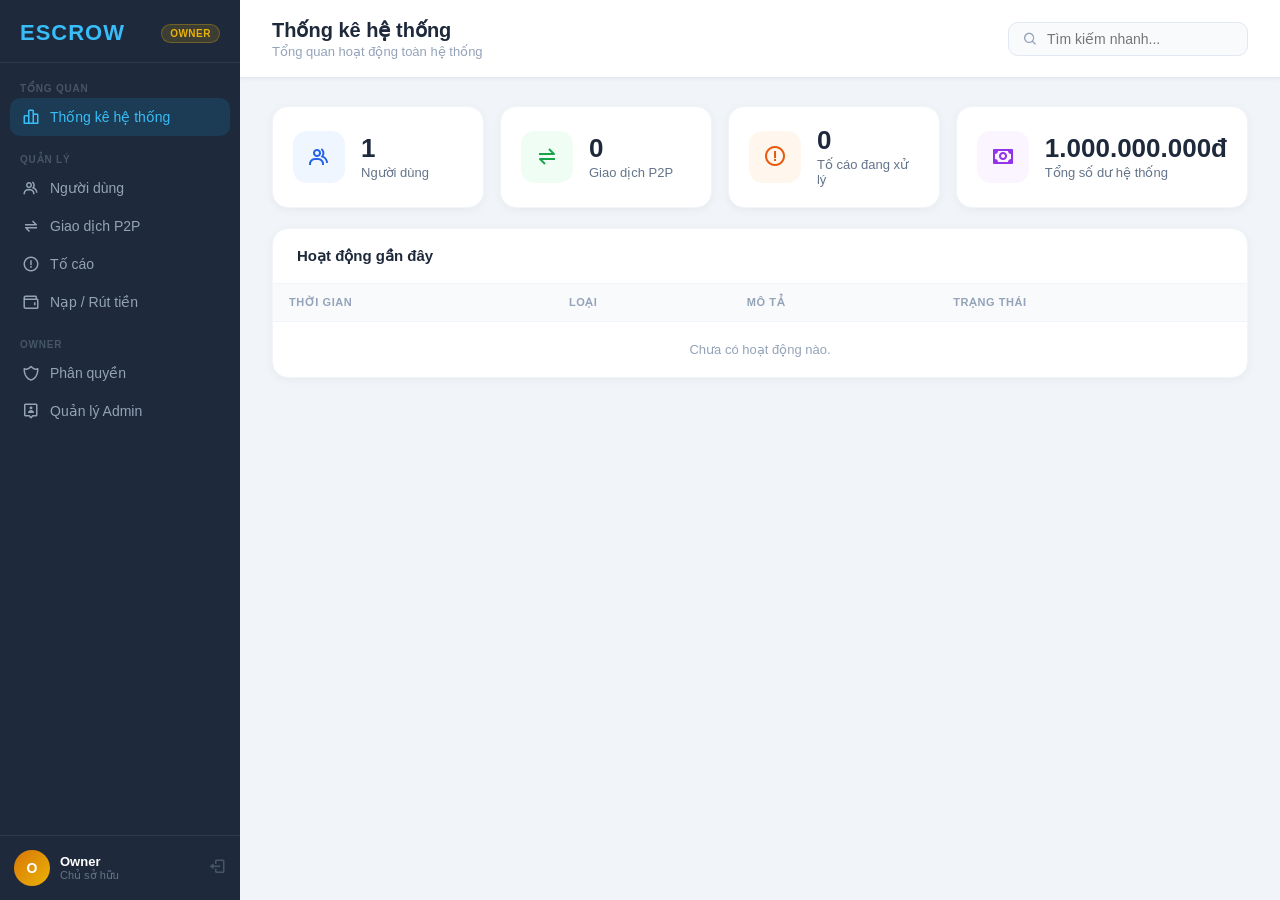
<file: html/pages/admin/owner-dashboard.html>
<!DOCTYPE html>
<html lang="vi">
<head>
    <meta charset="UTF-8">
    <meta name="viewport" content="width=device-width, initial-scale=1.0">
    <title>Owner Panel - ESCROW</title>
    <link href='https://unpkg.com/boxicons@2.1.4/css/boxicons.min.css' rel='stylesheet'>
    <link rel="stylesheet" href="../../../css/local/admin.css">
</head>
<body>

<div class="admin-layout">

    <!-- ===================== SIDEBAR ===================== -->
    <aside class="admin-sidebar" id="adminSidebar">

        <div class="admin-sidebar__logo">
            <span class="admin-sidebar__logo-text">ESCROW</span>
            <span class="admin-sidebar__logo-badge owner" id="roleBadge">OWNER</span>
        </div>

        <nav class="admin-nav">

            <div class="admin-nav__group" id="group-overview">
                <div class="admin-nav__group-label">Tổng quan</div>
                <a href="#" class="admin-nav__item admin-nav__item--active" onclick="switchSection('overview', this)">
                    <i class='bx bx-bar-chart-alt-2'></i>
                    <span>Thống kê hệ thống</span>
                </a>
            </div>

            <div class="admin-nav__group">
                <div class="admin-nav__group-label">Quản lý</div>
                <a href="#" class="admin-nav__item" onclick="switchSection('users', this)">
                    <i class='bx bx-group'></i>
                    <span>Người dùng</span>
                </a>
                <a href="#" class="admin-nav__item" onclick="switchSection('transactions', this)">
                    <i class='bx bx-transfer-alt'></i>
                    <span>Giao dịch P2P</span>
                </a>
                <a href="#" class="admin-nav__item" onclick="switchSection('reports', this)">
                    <i class='bx bx-error-circle'></i>
                    <span>Tố cáo</span>
                    <span class="admin-nav__badge" id="badgeReports">3</span>
                </a>
                <a href="#" class="admin-nav__item" onclick="switchSection('wallet', this)">
                    <i class='bx bx-wallet'></i>
                    <span>Nạp / Rút tiền</span>
                    <span class="admin-nav__badge" id="badgeWallet">5</span>
                </a>
            </div>

            <div class="admin-nav__group" id="group-owner">
                <div class="admin-nav__group-label">Owner</div>
                <a href="#" class="admin-nav__item" onclick="switchSection('roles', this)">
                    <i class='bx bx-shield-alt-2'></i>
                    <span>Phân quyền</span>
                </a>
                <a href="#" class="admin-nav__item" onclick="switchSection('admins', this)">
                    <i class='bx bx-user-pin'></i>
                    <span>Quản lý Admin</span>
                </a>
            </div>

        </nav>

        <div class="admin-sidebar__footer">
            <div class="admin-sidebar__avatar owner" id="sidebarAvatar">O</div>
            <div class="admin-sidebar__user">
                <span class="admin-sidebar__user-name" id="sidebarName">Owner</span>
                <span class="admin-sidebar__user-role" id="sidebarRole">Chủ sở hữu</span>
            </div>
            <a href="../../index.html" class="admin-sidebar__logout" title="Về trang chủ">
                <i class='bx bx-log-out'></i>
            </a>
        </div>

    </aside>

    <!-- ===================== MAIN ===================== -->
    <main class="admin-main">

        <div class="admin-topbar">
            <div class="admin-topbar__left">
                <h1 class="admin-topbar__title" id="pageTitle">Thống kê hệ thống</h1>
                <p class="admin-topbar__sub" id="pageSub">Tổng quan hoạt động toàn hệ thống</p>
            </div>
            <div class="admin-topbar__right">
                <div class="admin-topbar__search">
                    <i class='bx bx-search'></i>
                    <input type="text" placeholder="Tìm kiếm nhanh..." id="globalSearch">
                </div>
            </div>
        </div>

        <!-- SECTION: THỐNG KÊ -->
        <section class="admin-section" id="section-overview">
            <div class="admin-stat-grid">
                <div class="admin-stat-card">
                    <div class="admin-stat-card__icon admin-stat-card__icon--blue"><i class='bx bx-group'></i></div>
                    <div class="admin-stat-card__info">
                        <div class="admin-stat-card__num" id="stat-users">0</div>
                        <div class="admin-stat-card__label">Người dùng</div>
                    </div>
                </div>
                <div class="admin-stat-card">
                    <div class="admin-stat-card__icon admin-stat-card__icon--green"><i class='bx bx-transfer-alt'></i></div>
                    <div class="admin-stat-card__info">
                        <div class="admin-stat-card__num" id="stat-txs">0</div>
                        <div class="admin-stat-card__label">Giao dịch P2P</div>
                    </div>
                </div>
                <div class="admin-stat-card">
                    <div class="admin-stat-card__icon admin-stat-card__icon--orange"><i class='bx bx-error-circle'></i></div>
                    <div class="admin-stat-card__info">
                        <div class="admin-stat-card__num" id="stat-reports">0</div>
                        <div class="admin-stat-card__label">Tố cáo đang xử lý</div>
                    </div>
                </div>
                <div class="admin-stat-card">
                    <div class="admin-stat-card__icon admin-stat-card__icon--purple"><i class='bx bx-money'></i></div>
                    <div class="admin-stat-card__info">
                        <div class="admin-stat-card__num" id="stat-volume">0đ</div>
                        <div class="admin-stat-card__label">Tổng số dư hệ thống</div>
                    </div>
                </div>
            </div>
            <div class="admin-card">
                <div class="admin-card__header"><h3>Hoạt động gần đây</h3></div>
                <div class="admin-table-wrap">
                    <table class="admin-table">
                        <thead><tr><th>Thời gian</th><th>Loại</th><th>Mô tả</th><th>Trạng thái</th></tr></thead>
                        <tbody id="overviewActivityBody"></tbody>
                    </table>
                </div>
            </div>
        </section>

        <!-- SECTION: NGƯỜI DÙNG -->
        <section class="admin-section" id="section-users" style="display:none;">
            <div class="admin-toolbar">
                <div class="admin-search-wrap">
                    <i class='bx bx-search'></i>
                    <input type="text" placeholder="Tìm tên, email, SĐT..." id="userSearch" oninput="filterUsers()">
                </div>
                <div class="admin-filter-group">
                    <select id="userStatusFilter" onchange="filterUsers()">
                        <option value="ALL">Tất cả trạng thái</option>
                        <option value="ACTIVE">Đang hoạt động</option>
                        <option value="LOCKED">Đã khóa</option>
                        <option value="PENDING_KYC">Chờ KYC</option>
                    </select>
                    <select id="userRoleFilter" onchange="filterUsers()">
                        <option value="ALL">Tất cả vai trò</option>
                        <option value="USER">User</option>
                        <option value="ADMIN">Admin</option>
                        <option value="OWNER">Owner</option>
                    </select>
                </div>
            </div>
            <div class="admin-card">
                <div class="admin-card__header">
                    <h3>Danh sách người dùng</h3>
                    <span class="admin-card__count" id="userCount"></span>
                </div>
                <div class="admin-table-wrap">
                    <table class="admin-table">
                        <thead><tr><th>Người dùng</th><th>Email / SĐT</th><th>Số dư ví</th><th>KYC</th><th>Vai trò</th><th>Trạng thái</th><th>Ngày tạo</th><th>Thao tác</th></tr></thead>
                        <tbody id="userTableBody"></tbody>
                    </table>
                </div>
            </div>
        </section>

        <!-- SECTION: GIAO DỊCH P2P -->
        <section class="admin-section" id="section-transactions" style="display:none;">
            <div class="admin-toolbar">
                <div class="admin-search-wrap">
                    <i class='bx bx-search'></i>
                    <input type="text" placeholder="Tìm mã giao dịch..." id="txSearch" oninput="filterTransactions()">
                </div>
                <div class="admin-filter-group">
                    <select id="txStatusFilter" onchange="filterTransactions()">
                        <option value="ALL">Tất cả</option>
                        <option value="PENDING">Chờ xác nhận</option>
                        <option value="IN_PROGRESS">Đang giao dịch</option>
                        <option value="COMPLETED">Hoàn tất</option>
                        <option value="CANCELLED">Đã hủy</option>
                        <option value="DISPUTED">Tranh chấp</option>
                    </select>
                </div>
            </div>
            <div class="admin-card">
                <div class="admin-card__header">
                    <h3>Danh sách giao dịch P2P</h3>
                    <span class="admin-card__count" id="txCount"></span>
                </div>
                <div class="admin-table-wrap">
                    <table class="admin-table">
                        <thead><tr><th>Mã GD</th><th>Người mua</th><th>Người bán</th><th>Sản phẩm</th><th>Số tiền</th><th>Trạng thái</th><th>Ngày tạo</th><th>Thao tác</th></tr></thead>
                        <tbody id="txTableBody"></tbody>
                    </table>
                </div>
            </div>
        </section>

        <!-- SECTION: TỐ CÁO -->
        <section class="admin-section" id="section-reports" style="display:none;">
            <div class="admin-toolbar">
                <div class="admin-search-wrap">
                    <i class='bx bx-search'></i>
                    <input type="text" placeholder="Tìm mã tố cáo, mã GD..." id="reportSearch" oninput="filterAdminReports()">
                </div>
                <div class="admin-filter-group">
                    <select id="reportStatusFilter" onchange="filterAdminReports()">
                        <option value="ALL">Tất cả</option>
                        <option value="PENDING">Chờ tiếp nhận</option>
                        <option value="IN_PROGRESS">Đang xử lý</option>
                        <option value="RESOLVED">Đã giải quyết</option>
                        <option value="REJECTED">Đã từ chối</option>
                    </select>
                </div>
            </div>
            <div class="admin-card">
                <div class="admin-card__header">
                    <h3>Danh sách tố cáo</h3>
                    <span class="admin-card__count" id="reportCount"></span>
                </div>
                <div class="admin-table-wrap">
                    <table class="admin-table">
                        <thead><tr><th>Mã TC</th><th>Người tố cáo</th><th>Mã GD</th><th>Lý do</th><th>Trạng thái</th><th>Ngày tạo</th><th>Thao tác</th></tr></thead>
                        <tbody id="reportTableBody"></tbody>
                    </table>
                </div>
            </div>
        </section>

        <!-- SECTION: NẠP / RÚT TIỀN -->
        <section class="admin-section" id="section-wallet" style="display:none;">
            <div class="admin-toolbar">
                <div class="admin-search-wrap">
                    <i class='bx bx-search'></i>
                    <input type="text" placeholder="Tìm tên người dùng..." id="walletSearch" oninput="filterWalletRequests()">
                </div>
                <div class="admin-filter-group">
                    <select id="walletTypeFilter" onchange="filterWalletRequests()">
                        <option value="ALL">Nạp & Rút</option>
                        <option value="DEPOSIT">Nạp tiền</option>
                        <option value="WITHDRAW">Rút tiền</option>
                    </select>
                    <select id="walletStatusFilter" onchange="filterWalletRequests()">
                        <option value="ALL">Tất cả</option>
                        <option value="PENDING">Chờ duyệt</option>
                        <option value="APPROVED">Đã duyệt</option>
                        <option value="REJECTED">Đã từ chối</option>
                    </select>
                </div>
            </div>
            <div class="admin-card">
                <div class="admin-card__header">
                    <h3>Yêu cầu nạp / rút tiền</h3>
                    <span class="admin-card__count" id="walletCount"></span>
                </div>
                <div class="admin-table-wrap">
                    <table class="admin-table">
                        <thead><tr><th>Người dùng</th><th>Loại</th><th>Số tiền</th><th>Ngân hàng</th><th>Trạng thái</th><th>Thời gian</th><th>Thao tác</th></tr></thead>
                        <tbody id="walletTableBody"></tbody>
                    </table>
                </div>
            </div>
        </section>

        <!-- SECTION: PHÂN QUYỀN -->
        <section class="admin-section" id="section-roles" style="display:none;">
            <div class="admin-card">
                <div class="admin-card__header"><h3>Phân quyền người dùng</h3></div>
                <div class="admin-toolbar" style="padding:0 0 16px;">
                    <div class="admin-search-wrap">
                        <i class='bx bx-search'></i>
                        <input type="text" placeholder="Tìm tên, email..." id="roleSearch" oninput="filterRoleUsers()">
                    </div>
                </div>
                <div class="admin-table-wrap">
                    <table class="admin-table">
                        <thead><tr><th>Người dùng</th><th>Email</th><th>Vai trò hiện tại</th><th>Đổi vai trò</th><th>Thao tác</th></tr></thead>
                        <tbody id="roleTableBody"></tbody>
                    </table>
                </div>
            </div>
        </section>

        <!-- SECTION: QUẢN LÝ ADMIN -->
        <section class="admin-section" id="section-admins" style="display:none;">
            <div class="admin-toolbar">
                <div class="admin-search-wrap">
                    <i class='bx bx-search'></i>
                    <input type="text" placeholder="Tìm admin..." id="adminSearch" oninput="filterAdmins()">
                </div>
                <button class="admin-btn admin-btn--primary" onclick="openCreateAdminModal()">
                    <i class='bx bx-user-plus'></i> Tạo tài khoản Admin
                </button>
            </div>
            <div class="admin-card">
                <div class="admin-card__header">
                    <h3>Danh sách Admin</h3>
                    <span class="admin-card__count" id="adminListCount"></span>
                </div>
                <div class="admin-table-wrap">
                    <table class="admin-table">
                        <thead><tr><th>Admin</th><th>Email</th><th>Số dư ví</th><th>Trạng thái</th><th>Ngày tạo</th><th>Thao tác</th></tr></thead>
                        <tbody id="adminTableBody"></tbody>
                    </table>
                </div>
            </div>
        </section>

    </main>
</div>

<!-- MODAL: CHI TIẾT USER -->
<div class="admin-overlay" id="userDetailOverlay" onclick="closeModal('userDetail')"></div>
<div class="admin-modal" id="userDetailModal">
    <div class="admin-modal__header">
        <h3 id="userDetailTitle">Chi tiết người dùng</h3>
        <button onclick="closeModal('userDetail')"><i class='bx bx-x'></i></button>
    </div>
    <div class="admin-modal__body" id="userDetailBody"></div>
    <div class="admin-modal__footer" id="userDetailFooter"></div>
</div>

<!-- MODAL: XỬ LÝ TỐ CÁO -->
<div class="admin-overlay" id="reportActionOverlay" onclick="closeModal('reportAction')"></div>
<div class="admin-modal" id="reportActionModal">
    <div class="admin-modal__header">
        <h3 id="reportActionTitle">Xử lý tố cáo</h3>
        <button onclick="closeModal('reportAction')"><i class='bx bx-x'></i></button>
    </div>
    <div class="admin-modal__body" id="reportActionBody"></div>
    <div class="admin-modal__footer" id="reportActionFooter"></div>
</div>

<!-- MODAL: DUYỆT NẠP/RÚT -->
<div class="admin-overlay" id="walletActionOverlay" onclick="closeModal('walletAction')"></div>
<div class="admin-modal" id="walletActionModal">
    <div class="admin-modal__header">
        <h3 id="walletActionTitle">Duyệt yêu cầu</h3>
        <button onclick="closeModal('walletAction')"><i class='bx bx-x'></i></button>
    </div>
    <div class="admin-modal__body" id="walletActionBody"></div>
    <div class="admin-modal__footer" id="walletActionFooter"></div>
</div>

<!-- MODAL: TẠO ADMIN -->
<div class="admin-overlay" id="createAdminOverlay" onclick="closeModal('createAdmin')"></div>
<div class="admin-modal" id="createAdminModal">
    <div class="admin-modal__header">
        <h3>Tạo tài khoản Admin mới</h3>
        <button onclick="closeModal('createAdmin')"><i class='bx bx-x'></i></button>
    </div>
    <div class="admin-modal__body">
        <div class="admin-form-group">
            <label>Tên đăng nhập <span class="required">*</span></label>
            <input type="text" id="newAdminUsername" placeholder="admin_nguyen" class="admin-input">
            <span class="admin-form-error" id="err-newAdminUsername"></span>
        </div>
        <div class="admin-form-group">
            <label>Họ tên <span class="required">*</span></label>
            <input type="text" id="newAdminName" placeholder="Nguyễn Văn A" class="admin-input">
            <span class="admin-form-error" id="err-newAdminName"></span>
        </div>
        <div class="admin-form-group">
            <label>Email <span class="required">*</span></label>
            <input type="email" id="newAdminEmail" placeholder="admin@escrow.vn" class="admin-input">
            <span class="admin-form-error" id="err-newAdminEmail"></span>
        </div>
        <div class="admin-form-group">
            <label>Mật khẩu <span class="required">*</span></label>
            <input type="password" id="newAdminPassword" placeholder="Tối thiểu 6 ký tự" class="admin-input">
            <span class="admin-form-error" id="err-newAdminPassword"></span>
        </div>
    </div>
    <div class="admin-modal__footer">
        <button class="admin-btn admin-btn--ghost" onclick="closeModal('createAdmin')">Hủy</button>
        <button class="admin-btn admin-btn--primary" onclick="submitCreateAdmin()">
            <i class='bx bx-user-plus'></i> Tạo tài khoản
        </button>
    </div>
</div>

<!-- MODAL: NẠP TIỀN TRỰC TIẾP -->
<div class="admin-overlay" id="directDepositOverlay" onclick="closeModal('directDeposit')"></div>
<div class="admin-modal" id="directDepositModal">
    <div class="admin-modal__header">
        <h3>Nạp tiền trực tiếp</h3>
        <button onclick="closeModal('directDeposit')"><i class='bx bx-x'></i></button>
    </div>
    <div class="admin-modal__body">
        <p style="font-size:14px;color:#64748b;margin-bottom:16px;">Nạp tiền cho: <strong id="directDepositTarget"></strong></p>
        <div class="admin-form-group">
            <label>Số tiền (VNĐ) <span class="required">*</span></label>
            <input type="number" id="directDepositAmount" placeholder="VD: 5000000" class="admin-input" min="1">
        </div>
        <div class="admin-form-group">
            <label>Ghi chú</label>
            <input type="text" id="directDepositNote" placeholder="Lý do nạp tiền..." class="admin-input">
        </div>
    </div>
    <div class="admin-modal__footer">
        <button class="admin-btn admin-btn--ghost" onclick="closeModal('directDeposit')">Hủy</button>
        <button class="admin-btn admin-btn--primary" onclick="submitDirectDeposit()">
            <i class='bx bx-wallet'></i> Nạp tiền
        </button>
    </div>
</div>

<div class="admin-toast" id="adminToast"></div>

<script src="../../../js/global.js"></script>
<script src="../../../js/local/owner.js"></script>
</body>
</html>
</file>
<file: css/global.css>
/* RESET */
*{
    margin: 0;
    padding: 0;
    box-sizing: border-box;
    font-family: Arial, sans-serif;
}

/* BODY */
body{
    background: #f4f4f4;
}

/* CONTAINER */
.container{
    min-height: 100vh;

    display: flex;
    flex-direction: column;
}

/* HEADER */
header{
    padding: 10px 100px;
    background: #1e293b;
    color: white;

    display: flex;
    flex-direction: column;
}

/* =========================
        HEADER TOP
========================= */

.header-top{
    font-size: 14px;

    display: flex;
    justify-content: space-between;
    align-items: center;
}

/* LEFT - RIGHT */
.header-top__left,
.header-top__right{
    display: flex;
    align-items: center;
    gap: 15px;
}

/* LINK */
.header-top__link{
    color: white;
    text-decoration: none;

    display: flex;
    align-items: center;
    gap: 6px;

    transition: 0.2s;
}

/* ACTIVE + HOVER */
.header-top__link.active,
.header-top__link:hover{
    color: #38bdf8;
    font-weight: bold;
}



/* =========================
        HEADER MID
========================= */

.header-mid{
    display: flex;
    justify-content: space-between;
    align-items: center;

    padding-top: 20px;

    gap: 30px;
}



/* LOGO */

.header-mid__logo{
    font-size: 40px;
    font-weight: bold;
    color: #38bdf8;
}



/* SEARCH */

.header-mid__search{
    flex: 1;
    height: 45px;

    background: white;

    border-radius: 8px;

    display: flex;
    align-items: center;

    padding: 5px;
}



/* INPUT */

.header-mid__search input{
    flex: 1;

    border: none;
    outline: none;

    padding: 0 15px;

    font-size: 16px;

    background: transparent;
}



/* BUTTON */

.header-mid__search button{
    width: 70px;
    height: 100%;

    border: none;

    background: #0ea5e9;
    color: white;

    cursor: pointer;

    font-size: 18px;

    display: flex;
    justify-content: center;
    align-items: center;

    border-radius: 6px;

    transition: 0.2s;
}



/* BUTTON HOVER */

.header-mid__search button:hover{
    background: #0284c7;
}



/* PROFILE ICON */

.header-mid__profile {
    width: 50px;
    height: 50px;
    border-radius: 50%;
    display: flex;
    justify-content: center;
    align-items: center;
    cursor: pointer;
}

/* Thẻ <a> bên trong — chiếm full size của div, xóa underline */
.header-mid__profile a {
    width: 100%;
    height: 100%;
    display: flex;
    align-items: center;
    justify-content: center;
    text-decoration: none;
    color: inherit;
}

/* ICON */
.header-mid__profile i {
    font-size: 46px;
    color: white;
    transition: color 0.2s;
}

/* ACTIVE (đang ở trang profile) + HOVER */
.header-mid__profile.active i,
.header-mid__profile:hover i {
    color: #38bdf8;
}



/* =========================
        HEADER BOTTOM
========================= */

.header-bottom{
    background: #1e293b;

    padding: 10px 0;

    overflow: hidden;

    white-space: nowrap;
}



/* MARQUEE */

.header-bottom__marquee{
    display: inline-block;

    color: #38bdf8;

    font-size: 14px;
    font-weight: 500;

    padding-left: 100%;

    animation: marquee 15s linear infinite;
}



/* ANIMATION */

@keyframes marquee{

    0%{
        transform: translateX(0);
    }

    100%{
        transform: translateX(-100%);
    }

}



/* =========================
        FOOTER
========================= */

footer {
    background: #1e293b;
    color: #cbd5e1;
    padding: 20px 60px;
}

/* TOP */
.footer-top {
    display: grid;
    grid-template-columns: 30% 10% 60%;
}

.footer-top__logo {
    color: #38bdf8;
    font-size: 32px;
    font-weight: bold;
    margin-bottom: 20px;
}

.footer-top__description {
    font-size: 14px;
    line-height: 1.6;
    margin-bottom: 20px;
}

/* SOCIALS */
.footer-top__social {
    display: flex;
    gap: 15px;
}

.footer-top__social a {
    color: white;
    font-size: 24px;
    transition: 0.3s;
}

.footer-top__social a:hover {
    color: #38bdf8;
}

/* RIGHT SECTION */
.footer-top__right {
    display: flex;
    justify-content: space-between;
}

/* BOX COMMON */
.footer-box__title {
    color: white;
    margin-bottom: 20px;
    position: relative;
    font-size: 1.17em;
    font-weight: bold;
}

.footer-box__title::after {
    content: "";
    position: absolute;
    left: 0;
    bottom: -8px;
    width: 35px;
    height: 2px;
    background: #0ea5e9;
}

.footer-box__list {
    list-style: none;
    padding: 0;
}

.footer-box__list li {
    margin-bottom: 12px;
}

.footer-box__list a {
    color: #cbd5e1;
    text-decoration: none;
    font-size: 14px;
}

.footer-box__list a:hover {
    color: #38bdf8;
}

/* CONTACT BOX */
.footer-box__contact p {
    display: flex;
    align-items: center;
    gap: 10px;
    margin-bottom: 12px;
    font-size: 14px;
}

.footer-box__contact i {
    color: #38bdf8;
}

/* BOTTOM SECTION */
.footer-bottom {
    padding-top: 20px;
    text-align: center;
    font-size: 13px;
    color: #94a3b8;
    border-top: 1px solid rgba(255,255,255,0.1);
}

/* RESPONSIVE */
@media (max-width: 768px) {
    footer {
        padding: 40px 20px 20px;
    }

    .footer-top {
        display: flex;
        flex-direction: column;
        gap: 30px;
    }

    .footer-top__left {
        width: 100%;
    }

    .footer-top__right {
        flex-direction: column;
        gap: 20px;
    }
}



/* =========================
        AUTH GATE
========================= */

.auth-gate {
    flex: 1;
    display: flex;
    align-items: center;
    justify-content: center;
    padding: 60px 20px;
    background: #f4f4f4;
}

.auth-gate__card {
    background: white;
    border-radius: 16px;
    padding: 50px 40px;
    text-align: center;
    max-width: 440px;
    width: 100%;
    box-shadow: 0 4px 24px rgba(0,0,0,0.08);
}

.auth-gate__icon {
    font-size: 64px;
    color: #94a3b8;
    display: block;
    margin-bottom: 20px;
}

.auth-gate__icon--kyc {
    color: #f59e0b;
}

.auth-gate__title {
    font-size: 22px;
    font-weight: bold;
    color: #1e293b;
    margin-bottom: 12px;
}

.auth-gate__desc {
    font-size: 15px;
    color: #64748b;
    line-height: 1.6;
    margin-bottom: 28px;
}

.auth-gate__actions {
    display: flex;
    flex-direction: column;
    gap: 12px;
    margin-bottom: 16px;
}

.auth-gate__btn {
    display: inline-flex;
    align-items: center;
    justify-content: center;
    gap: 8px;
    padding: 12px 24px;
    border-radius: 8px;
    font-size: 15px;
    font-weight: 600;
    text-decoration: none;
    transition: 0.2s;
}

.auth-gate__btn--primary {
    background: #0ea5e9;
    color: white;
}

.auth-gate__btn--primary:hover {
    background: #0284c7;
}

.auth-gate__btn--secondary {
    background: #f1f5f9;
    color: #475569;
}

.auth-gate__btn--secondary:hover {
    background: #e2e8f0;
}

.auth-gate__hint {
    font-size: 13px;
    color: #94a3b8;
    margin-top: 8px;
}



/* =========================
    PROFILE LOOKUP BANNER
========================= */

.profile-lookup-banner {
    display: flex;
    align-items: center;
    gap: 8px;

    background: #eff6ff;
    border: 1px solid #bfdbfe;
    border-radius: 8px;

    padding: 10px 14px;
    margin-bottom: 16px;

    font-size: 14px;
    color: #1d4ed8;
}

.profile-lookup-banner i {
    font-size: 18px;
}
</file>
<file: css/local/index.css>
/* =========================
            MAIN
========================= */

main{
    width: 100%;
    padding: 40px 100px;
}



/* =========================
        TOP TRADER
========================= */

.section-top-trader{
    width: 100%;

    background: #f0f9ff;

    border: 1px solid #38bdf8;
    border-radius: 24px;

    padding: 50px 40px;

    overflow: hidden;
}



/* TITLE */

.section-top-trader__title{
    text-align: center;

    font-size: 58px;
    font-weight: 700;

    color: #0ea5e9;

    margin-bottom: 50px;
}



/* WRAPPER */

.section-top-trader__wrapper{
    position: relative;

    display: flex;
    align-items: center;
    justify-content: center;
}



/* SLIDER */

.section-top-trader__slider{
    width: 100%;

    overflow: hidden;
}



/* TRACK */

.section-top-trader__track{
    display: flex;

    gap: 24px;

    transition: 0.4s ease;
}



/* CARD */

.section-top-trader__card{
    min-width: calc((100% - 48px) / 3);

    background: white;
    border: #0ea5e9 1px solid;
    border-radius: 22px;

    padding: 25px 20px;

    position: relative;

    flex-shrink: 0;

    box-shadow: 0 4px 12px rgba(0,0,0,0.08);
}



/* TROPHY */

.section-top-trader__icon{
    position: absolute;
    top: 18px;
    right: 18px;
    font-size: 24px;
}



/* AVATAR */

.section-top-trader__avatar{
    width: 110px;
    height: 110px;

    border-radius: 50%;

    background: #6989b4;

    border: 5px solid #38bdf8;

    margin: 0 auto 20px;

    display: flex;
    align-items: center;
    justify-content: center;

    color: white;
    font-size: 44px;
    font-weight: 700;
}



/* NAME */

.section-top-trader__name{
    text-align: center;

    font-size: 26px;
    font-weight: 700;

    color: #253046;

    margin-bottom: 12px;
}



/* INFO */

.section-top-trader__info{
    text-align: center;

    font-size: 20px;

    color: #0a9422;

    margin-bottom: 8px;
}



/* SCORE */

.section-top-trader__score{
    display: block;

    text-align: center;

    font-size: 24px;
    font-weight: 700;

    color: #0a9422;
}



/* BUTTON */

.section-top-trader__button{
    width: 56px;
    height: 56px;

    border: none;
    border-radius: 50%;
    background: white;

    box-shadow: 0 4px 12px rgba(0,0,0,0.12);

    position: absolute;

    z-index: 10;

    cursor: pointer;

    font-size: 28px;

    color: #0ea5e9;
}



/* LEFT */

.section-top-trader__button--left{
    left: -28px;
}



/* RIGHT */

.section-top-trader__button--right{
    right: -28px;
}



/* =========================
        SECTION 1: HERO
========================= */

.section-hero{
    background: #1e293b;
    border-radius: 24px;

    padding: 60px 50px;

    margin-bottom: 50px;

    display: flex;
    align-items: center;
    gap: 40px;
}



/* HERO CONTENT */

.section-hero__content{
    flex: 1;
}



/* HERO BADGE */

.section-hero__badge{
    display: inline-block;

    background: #0ea5e9;
    color: white;

    font-size: 14px;
    font-weight: 600;

    padding: 6px 16px;
    border-radius: 20px;

    margin-bottom: 20px;
}



/* HERO TITLE */

.section-hero__title{
    color: white;

    font-size: 42px;
    font-weight: 700;
    line-height: 1.3;

    margin-bottom: 18px;
}



/* HERO DESC */

.section-hero__desc{
    color: #94a3b8;

    font-size: 18px;
    line-height: 1.7;

    margin-bottom: 30px;

    max-width: 600px;
}



/* HERO ACTIONS */

.section-hero__actions{
    display: flex;
    gap: 16px;
}



/* HERO BUTTON */

.section-hero__btn{
    text-decoration: none;

    font-size: 16px;
    font-weight: 700;

    padding: 14px 32px;
    border-radius: 10px;

    transition: 0.2s;
}



/* HERO BUTTON PRIMARY */

.section-hero__btn--primary{
    background: #38bdf8;
    color: #0c4a6e;
}

.section-hero__btn--primary:hover{
    background: #0ea5e9;
    color: white;
}



/* HERO BUTTON OUTLINE */

.section-hero__btn--outline{
    border: 2px solid #38bdf8;
    color: #38bdf8;
}

.section-hero__btn--outline:hover{
    background: #38bdf8;
    color: #0c4a6e;
}



/* HERO VISUAL */

.section-hero__visual{
    width: 180px;
    height: 180px;

    background: #0ea5e9;
    border-radius: 50%;

    display: flex;
    align-items: center;
    justify-content: center;

    flex-shrink: 0;
}

.section-hero__visual i{
    font-size: 100px;
    color: white;
}



/* =========================
    SECTION 3: FEATURE
========================= */

.section-feature{
    margin: 50px 0;
}



/* FEATURE TITLE */

.section-feature__title{
    text-align: center;

    font-size: 42px;
    font-weight: 700;

    color: #1e293b;

    margin-bottom: 40px;
}



/* FEATURE GRID */

.section-feature__grid{
    display: grid;
    grid-template-columns: repeat(4, 1fr);

    gap: 24px;
}



/* FEATURE CARD */

.feature-card{
    background: white;
    border-radius: 18px;

    padding: 30px 24px;

    text-align: center;

    box-shadow: 0 4px 12px rgba(0,0,0,0.06);

    transition: 0.3s;
}

.feature-card:hover{
    transform: translateY(-6px);
    box-shadow: 0 10px 24px rgba(14,165,233,0.18);
}



/* FEATURE ICON */

.feature-card__icon{
    width: 80px;
    height: 80px;

    background: #f0f9ff;
    border: 2px solid #38bdf8;
    border-radius: 50%;

    margin: 0 auto 20px;

    display: flex;
    align-items: center;
    justify-content: center;
}

.feature-card__icon i{
    font-size: 40px;
    color: #0ea5e9;
}



/* FEATURE CARD TITLE */

.feature-card__title{
    font-size: 20px;
    font-weight: 700;

    color: #1e293b;

    margin-bottom: 12px;
}



/* FEATURE CARD DESC */

.feature-card__desc{
    font-size: 15px;
    line-height: 1.6;

    color: #64748b;
}



/* =========================
    SECTION 4: PROCESS
========================= */

.section-process{
    background: #f0f9ff;

    border: 1px solid #38bdf8;
    border-radius: 24px;

    padding: 50px 40px;

    margin-top: 50px;
}



/* PROCESS TITLE */

.section-process__title{
    text-align: center;

    font-size: 42px;
    font-weight: 700;

    color: #0ea5e9;

    margin-bottom: 50px;
}



/* PROCESS STEPS */

.section-process__steps{
    display: flex;
    align-items: flex-start;
    justify-content: center;

    gap: 10px;
}



/* PROCESS STEP */

.process-step{
    flex: 1;
    max-width: 200px;

    text-align: center;
}



/* PROCESS CIRCLE */

.process-step__circle{
    width: 64px;
    height: 64px;

    background: #0ea5e9;
    color: white;

    border-radius: 50%;

    margin: 0 auto 16px;

    display: flex;
    align-items: center;
    justify-content: center;

    font-size: 28px;
    font-weight: 700;
}



/* PROCESS CIRCLE DONE */

.process-step__circle--done{
    background: #0a9422;
}



/* PROCESS NAME */

.process-step__name{
    font-size: 20px;
    font-weight: 700;

    color: #1e293b;

    margin-bottom: 8px;
}



/* PROCESS DESC */

.process-step__desc{
    font-size: 14px;
    line-height: 1.5;

    color: #64748b;
}



/* PROCESS ARROW */

.process-step__arrow{
    color: #38bdf8;

    font-size: 36px;

    padding-top: 14px;

    flex-shrink: 0;
}



/* =========================
        RESPONSIVE
========================= */

@media(max-width:1200px){

    main{
        padding: 40px 60px;
    }

}



@media(max-width:992px){

    .section-top-trader__card{
        min-width: calc((100% - 24px) / 2);
    }

    .section-feature__grid{
        grid-template-columns: repeat(2, 1fr);
    }

}



@media(max-width:768px){

    main{
        padding: 20px;
    }

    .section-top-trader{
        padding: 30px 20px;
    }

    .section-top-trader__title{
        font-size: 36px;
    }

    .section-top-trader__track{
        gap: 0;
    }

    .section-top-trader__card{
        min-width: 100%;
    }

    /* HERO mobile: xếp dọc */
    .section-hero{
        flex-direction: column-reverse;
        text-align: center;
        padding: 40px 24px;
    }

    .section-hero__title{
        font-size: 30px;
    }

    .section-hero__desc{
        font-size: 16px;
    }

    .section-hero__actions{
        justify-content: center;
        flex-wrap: wrap;
    }

    .section-hero__visual{
        width: 100px;
        height: 100px;
    }

    .section-hero__visual i{
        font-size: 64px;
    }

    .section-feature__title,
    .section-process__title{
        font-size: 30px;
    }

    .section-feature__grid{
        grid-template-columns: 1fr;
    }

    .section-process__steps{
        flex-direction: column;
        align-items: center;
        gap: 20px;
    }

    .process-step{
        width: 100%;
        max-width: 100%;
    }

    .process-step__arrow{
        transform: rotate(90deg);
        padding: 0;
    }

}
</file>
<file: css/local/dieu-khoan.css>
*, *::before, *::after { box-sizing: border-box; margin: 0; padding: 0; }

:root {
    --navy: #1e293b;
    --blue: #0ea5e9;
    --blue-light: #38bdf8;
    --blue-pale: #f0f9ff;
    --text: #1e293b;
    --muted: #64748b;
    --border: #e2e8f0;
}

body {
    font-family: 'Be Vietnam Pro', sans-serif;
    background: #f4f4f4;
    color: var(--text);
    min-height: 100vh;
}

/* ── HEADER ── */
header {
    background: var(--navy);
    padding: 0 40px;
    height: 64px;
    display: flex;
    align-items: center;
    justify-content: space-between;
    position: sticky;
    top: 0;
    z-index: 100;
    box-shadow: 0 2px 12px rgba(0,0,0,0.2);
}

.header__logo {
    font-size: 24px;
    font-weight: 700;
    color: var(--blue-light);
    text-decoration: none;
}

.header__back {
    display: inline-flex;
    align-items: center;
    gap: 6px;
    color: #94a3b8;
    text-decoration: none;
    font-size: 14px;
    font-weight: 500;
    transition: color 0.2s;
}

.header__back:hover { color: white; }

.header__back svg {
    width: 16px;
    height: 16px;
    stroke: currentColor;
    fill: none;
    stroke-width: 2;
    stroke-linecap: round;
    stroke-linejoin: round;
}

/* ── HERO ── */
.hero {
    background: var(--navy);
    padding: 60px 40px 80px;
    text-align: center;
}

.hero__badge {
    display: inline-block;
    background: rgba(56,189,248,0.15);
    border: 1px solid rgba(56,189,248,0.3);
    color: var(--blue-light);
    font-size: 13px;
    font-weight: 600;
    padding: 6px 16px;
    border-radius: 20px;
    margin-bottom: 20px;
}

.hero__title {
    color: white;
    font-size: 42px;
    font-weight: 700;
    margin-bottom: 14px;
    line-height: 1.2;
}

.hero__title span { color: var(--blue-light); }

.hero__meta {
    color: #94a3b8;
    font-size: 14px;
}

/* ── LAYOUT ── */
.page-wrapper {
    max-width: 1000px;
    margin: 0 auto;
    padding: 0 24px 80px;
    position: relative;
}

.content-grid {
    display: grid;
    grid-template-columns: 220px 1fr;
    gap: 40px;
    align-items: start;
    margin-top: -32px;
}

/* ── SIDEBAR ── */
.sidebar {
    position: sticky;
    top: 84px;
}

.sidebar__card {
    background: white;
    border-radius: 16px;
    box-shadow: 0 4px 20px rgba(0,0,0,0.08);
    overflow: hidden;
}

.sidebar__title {
    background: var(--blue-pale);
    border-bottom: 1px solid var(--border);
    padding: 14px 18px;
    font-size: 12px;
    font-weight: 700;
    color: var(--blue);
    text-transform: uppercase;
    letter-spacing: 0.06em;
}

.sidebar__nav { padding: 8px 0; }

.sidebar__link {
    display: flex;
    align-items: center;
    gap: 8px;
    padding: 10px 18px;
    font-size: 13px;
    color: var(--muted);
    text-decoration: none;
    transition: all 0.15s;
    border-left: 3px solid transparent;
}

.sidebar__link:hover,
.sidebar__link.active {
    color: var(--blue);
    background: var(--blue-pale);
    border-left-color: var(--blue);
}

.sidebar__link::before {
    content: '';
    width: 6px;
    height: 6px;
    border-radius: 50%;
    background: currentColor;
    flex-shrink: 0;
    opacity: 0.5;
}

/* ── MAIN CONTENT ── */
.content {
    background: white;
    border-radius: 20px;
    box-shadow: 0 4px 20px rgba(0,0,0,0.08);
    overflow: hidden;
}

.content__header {
    background: var(--blue-pale);
    border-bottom: 1px solid var(--border);
    padding: 24px 36px;
    display: flex;
    align-items: center;
    gap: 14px;
}

.content__header-icon {
    width: 44px;
    height: 44px;
    background: var(--blue);
    border-radius: 10px;
    display: flex;
    align-items: center;
    justify-content: center;
    flex-shrink: 0;
}

.content__header-icon svg {
    width: 22px;
    height: 22px;
    stroke: white;
    fill: none;
    stroke-width: 1.8;
    stroke-linecap: round;
    stroke-linejoin: round;
}

.content__header-text h2 {
    font-size: 18px;
    font-weight: 700;
    color: var(--text);
}

.content__header-text p {
    font-size: 13px;
    color: var(--muted);
    margin-top: 2px;
}

.content__body { padding: 36px; }

/* ── SECTIONS ── */
.section { margin-bottom: 40px; }
.section:last-child { margin-bottom: 0; }

.section__title {
    font-size: 18px;
    font-weight: 700;
    color: var(--text);
    margin-bottom: 14px;
    padding-bottom: 10px;
    border-bottom: 2px solid var(--blue-pale);
    display: flex;
    align-items: center;
    gap: 10px;
}

.section__num {
    width: 28px;
    height: 28px;
    background: var(--blue);
    color: white;
    border-radius: 50%;
    font-size: 13px;
    font-weight: 700;
    display: inline-flex;
    align-items: center;
    justify-content: center;
    flex-shrink: 0;
}

.section p {
    font-size: 15px;
    line-height: 1.8;
    color: #475569;
    margin-bottom: 12px;
}

.section p:last-child { margin-bottom: 0; }

.section ul {
    list-style: none;
    margin: 10px 0;
}

.section ul li {
    font-size: 15px;
    line-height: 1.7;
    color: #475569;
    padding: 6px 0 6px 24px;
    position: relative;
}

.section ul li::before {
    content: '';
    position: absolute;
    left: 0;
    top: 14px;
    width: 8px;
    height: 8px;
    border-radius: 50%;
    background: var(--blue-light);
}

/* ── HIGHLIGHT BOX ── */
.highlight-box {
    background: var(--blue-pale);
    border: 1px solid rgba(56,189,248,0.3);
    border-left: 4px solid var(--blue);
    border-radius: 10px;
    padding: 16px 20px;
    margin: 16px 0;
    font-size: 14px;
    color: #0369a1;
    line-height: 1.7;
}

/* ── WARNING BOX ── */
.warning-box {
    background: #fffbeb;
    border: 1px solid #fde68a;
    border-left: 4px solid #f59e0b;
    border-radius: 10px;
    padding: 16px 20px;
    margin: 16px 0;
    font-size: 14px;
    color: #92400e;
    line-height: 1.7;
}

/* ── PAGE FOOTER ── */
.page-footer {
    background: white;
    border-top: 1px solid var(--border);
    margin-top: 40px;
    padding: 28px 36px;
    display: flex;
    align-items: center;
    justify-content: space-between;
    border-radius: 0 0 20px 20px;
}

.page-footer__text { font-size: 13px; color: var(--muted); }

.page-footer__btn {
    display: inline-flex;
    align-items: center;
    gap: 8px;
    background: var(--blue);
    color: white;
    text-decoration: none;
    font-size: 14px;
    font-weight: 600;
    padding: 10px 20px;
    border-radius: 8px;
    transition: background 0.2s;
}

.page-footer__btn:hover { background: #0284c7; }

/* ── RESPONSIVE ── */
@media (max-width: 768px) {
    header { padding: 0 20px; }

    .hero { padding: 40px 20px 60px; }
    .hero__title { font-size: 28px; }

    .page-wrapper { padding: 0 16px 60px; }

    .content-grid {
        grid-template-columns: 1fr;
        margin-top: -24px;
    }

    .sidebar { position: static; }

    .content__body { padding: 24px 20px; }
    .content__header { padding: 18px 20px; }

    .page-footer {
        flex-direction: column;
        gap: 16px;
        text-align: center;
        padding: 20px;
    }
}
</file>
<file: css/local/login.css>
/* ========================
        BODY
======================== */
body {
    min-height: 100vh;
    background: #f4f4f4;
    display: flex;
    align-items: center;
    justify-content: center;
    padding: 20px;
}

/* ========================
        BACK HOME
======================== */
.back-home {
    position: fixed;
    top: 20px;
    right: 24px;
    z-index: 100;
}

.back-home a {
    color: #64748b;
    text-decoration: none;
    font-size: 14px;
    display: inline-flex;
    align-items: center;
    gap: 6px;
    background: white;
    padding: 8px 14px;
    border-radius: 8px;
    box-shadow: 0 2px 8px rgba(0,0,0,0.1);
    transition: color 0.2s, box-shadow 0.2s;
}

.back-home a:hover {
    color: #1e293b;
    box-shadow: 0 4px 12px rgba(0,0,0,0.15);
}

/* ========================
        CARD
======================== */
.auth-card {
    width: 100%;
    max-width: 1000px;
    min-height: 580px;
    background: white;
    border-radius: 24px;
    box-shadow: 0 20px 60px rgba(0, 0, 0, 0.12);
    display: flex;
    overflow: hidden;
}

/* ========================
        LEFT PANEL
======================== */
.auth-card__left {
    width: 45%;
    background: #1e293b;
    padding: 60px 50px;
    display: flex;
    flex-direction: column;
    justify-content: space-between;
}

.auth-card__logo {
    font-size: 36px;
    font-weight: 700;
    color: #38bdf8;
    text-decoration: none;
    display: block;
}

.auth-card__brand {
    text-align: center;
}

.auth-card__brand-icon {
    width: 120px;
    height: 120px;
    background: rgba(56, 189, 248, 0.15);
    border: 2px solid rgba(56, 189, 248, 0.3);
    border-radius: 50%;
    display: flex;
    align-items: center;
    justify-content: center;
    margin: 0 auto 28px;
}

.auth-card__brand-icon i {
    font-size: 60px;
    color: #38bdf8;
}

.auth-card__brand-title {
    color: white;
    font-size: 24px;
    font-weight: 700;
    margin-bottom: 14px;
    line-height: 1.3;
}

.auth-card__brand-desc {
    color: #94a3b8;
    font-size: 15px;
    line-height: 1.7;
}

.auth-card__brand-features {
    list-style: none;
    margin-top: 28px;
    text-align: left;
}

.auth-card__brand-features li {
    color: #cbd5e1;
    font-size: 14px;
    display: flex;
    align-items: center;
    gap: 10px;
    margin-bottom: 12px;
}

.auth-card__brand-features li i {
    color: #38bdf8;
    font-size: 18px;
    flex-shrink: 0;
}

/* ========================
        RIGHT PANEL
======================== */
.auth-card__right {
    flex: 1;
    padding: 60px 50px;
    display: flex;
    flex-direction: column;
    justify-content: center;
}

.auth-form__header {
    margin-bottom: 36px;
}

.auth-form__title {
    font-size: 30px;
    font-weight: 700;
    color: #1e293b;
    margin-bottom: 8px;
}

.auth-form__subtitle {
    color: #64748b;
    font-size: 15px;
}

/* ========================
        FORM GROUP
======================== */
.auth-form__group {
    margin-bottom: 20px;
}

.auth-form__label {
    display: block;
    font-size: 14px;
    font-weight: 600;
    color: #374151;
    margin-bottom: 8px;
}

.auth-form__input-wrap {
    position: relative;
}

.auth-form__input-wrap i {
    position: absolute;
    left: 14px;
    top: 50%;
    transform: translateY(-50%);
    font-size: 20px;
    color: #94a3b8;
    pointer-events: none;
}

.auth-form__input-wrap .toggle-pw {
    left: auto;
    right: 14px;
    cursor: pointer;
    pointer-events: all;
}

.auth-form__input {
    width: 100%;
    height: 48px;
    border: 1.5px solid #e2e8f0;
    border-radius: 10px;
    padding: 0 14px 0 44px;
    font-size: 15px;
    color: #1e293b;
    outline: none;
    transition: border-color 0.2s, box-shadow 0.2s;
    background: #f8fafc;
}

.auth-form__input:focus {
    border-color: #38bdf8;
    box-shadow: 0 0 0 3px rgba(56, 189, 248, 0.15);
    background: white;
}

.auth-form__input.has-toggle {
    padding-right: 44px;
}

/* Tắt icon mắt mặc định của browser */
input[type="password"]::-ms-reveal,
input[type="password"]::-ms-clear {
    display: none;
}

/* ========================
        OPTIONS
======================== */
.auth-form__options {
    display: flex;
    justify-content: space-between;
    align-items: center;
    margin-bottom: 28px;
}

.auth-form__remember {
    display: flex;
    align-items: center;
    gap: 8px;
    cursor: pointer;
}

.auth-form__remember input[type="checkbox"] {
    width: 16px;
    height: 16px;
    accent-color: #0ea5e9;
    cursor: pointer;
}

.auth-form__remember span {
    font-size: 14px;
    color: #64748b;
}

.auth-form__forgot {
    font-size: 14px;
    color: #0ea5e9;
    text-decoration: none;
    font-weight: 600;
    transition: color 0.2s;
}

.auth-form__forgot:hover { color: #0284c7; }

/* ========================
        BUTTON
======================== */
.auth-form__btn {
    width: 100%;
    height: 50px;
    background: #0ea5e9;
    color: white;
    border: none;
    border-radius: 10px;
    font-size: 16px;
    font-weight: 700;
    cursor: pointer;
    transition: background 0.2s, transform 0.1s;
    display: flex;
    align-items: center;
    justify-content: center;
    gap: 8px;
}

.auth-form__btn:hover { background: #0284c7; }
.auth-form__btn:active { transform: scale(0.98); }

/* ========================
        DIVIDER
======================== */
.auth-form__divider {
    display: flex;
    align-items: center;
    gap: 12px;
    margin: 24px 0;
}

.auth-form__divider::before,
.auth-form__divider::after {
    content: '';
    flex: 1;
    height: 1px;
    background: #e2e8f0;
}

.auth-form__divider span {
    font-size: 13px;
    color: #94a3b8;
}

/* ========================
        SWITCH
======================== */
.auth-form__switch {
    text-align: center;
    font-size: 14px;
    color: #64748b;
}

.auth-form__switch a {
    color: #0ea5e9;
    font-weight: 700;
    text-decoration: none;
}

.auth-form__switch a:hover { color: #0284c7; }

/* ========================
        ERROR BOX
======================== */
.auth-form__error {
    background: #fef2f2;
    border: 1px solid #fecaca;
    border-radius: 8px;
    padding: 12px 16px;
    font-size: 14px;
    color: #dc2626;
    display: none;
    align-items: center;
    gap: 8px;
    margin-bottom: 20px;
}

.auth-form__error.show { display: flex; }

/* ========================
        RESPONSIVE
======================== */
@media (max-width: 768px) {
    .auth-card {
        flex-direction: column;
        max-width: 480px;
    }

    .auth-card__left {
        width: 100%;
        padding: 30px 28px;
    }

    .auth-card__brand-features { display: none; }
    .auth-card__brand-icon { width: 80px; height: 80px; margin-bottom: 16px; }
    .auth-card__brand-icon i { font-size: 40px; }
    .auth-card__brand-title { font-size: 20px; }
    .auth-card__right { padding: 36px 28px; }
}
</file>
<file: css/local/notification.css>
/* ========================
        MAIN
======================== */
.notif-main {
    flex: 1;
    padding: 32px 100px;
    max-width: 860px;
    margin: 0 auto;
    width: 100%;
}

/* ========================
        HEADER ROW
======================== */
.notif-header-row {
    display: flex;
    justify-content: space-between;
    align-items: flex-start;
    margin-bottom: 20px;
}

.notif-title {
    font-size: 28px;
    font-weight: 700;
    color: #1e293b;
    margin-bottom: 4px;
}

.notif-subtitle {
    font-size: 14px;
    color: #64748b;
}

.notif-subtitle strong { color: #0ea5e9; }

/* ========================
        TOOLBAR
======================== */
.notif-toolbar {
    background: white;
    border-radius: 14px;
    box-shadow: 0 2px 12px rgba(0,0,0,0.06);
    padding: 14px 18px;
    margin-bottom: 16px;
    border: 1.5px solid #f1f5f9;
    display: flex;
    align-items: flex-end;
    gap: 14px;
    flex-wrap: wrap;
}

/* FILTER GROUP */
.notif-filter-group {
    display: flex;
    flex-direction: column;
    gap: 5px;
}

.notif-filter-group--btn { justify-content: flex-end; }

.notif-filter-label {
    font-size: 11px;
    font-weight: 700;
    color: #94a3b8;
    text-transform: uppercase;
    letter-spacing: 0.05em;
}

/* SELECT */
.notif-select-wrap {
    position: relative;
    display: flex;
    align-items: center;
}

.notif-select-wrap > i:first-child {
    position: absolute;
    left: 11px;
    font-size: 16px;
    color: #94a3b8;
    pointer-events: none;
    z-index: 1;
}

.notif-select__arrow {
    position: absolute;
    right: 10px;
    font-size: 16px;
    color: #94a3b8;
    pointer-events: none;
}

.notif-select {
    height: 40px;
    border: 1.5px solid #e2e8f0;
    border-radius: 10px;
    padding: 0 36px 0 34px;
    font-size: 13px;
    font-weight: 600;
    color: #1e293b;
    background: #f8fafc;
    outline: none;
    cursor: pointer;
    appearance: none;
    min-width: 180px;
    transition: border-color 0.2s;
}

.notif-select:focus {
    border-color: #38bdf8;
    background: white;
    box-shadow: 0 0 0 3px rgba(56,189,248,0.12);
}

/* DATE INPUT */
.notif-date-wrap {
    position: relative;
    display: flex;
    align-items: center;
}

.notif-date-wrap i {
    position: absolute;
    left: 11px;
    font-size: 16px;
    color: #94a3b8;
    pointer-events: none;
}

.notif-date-input {
    height: 40px;
    border: 1.5px solid #e2e8f0;
    border-radius: 10px;
    padding: 0 12px 0 34px;
    font-size: 13px;
    color: #1e293b;
    background: #f8fafc;
    outline: none;
    cursor: pointer;
    transition: border-color 0.2s;
    min-width: 150px;
}

.notif-date-input:focus {
    border-color: #38bdf8;
    background: white;
    box-shadow: 0 0 0 3px rgba(56,189,248,0.12);
}

/* Active filter indicator */
.notif-filter-active {
    display: inline-flex;
    align-items: center;
    gap: 5px;
    font-size: 12px;
    font-weight: 600;
    color: #0ea5e9;
    background: #f0f9ff;
    border: 1px solid #bae6fd;
    padding: 3px 10px;
    border-radius: 20px;
    margin-left: auto;
    align-self: center;
}

/* ========================
        LIST WRAP
======================== */
.notif-list-wrap {
    background: white;
    border-radius: 20px;
    box-shadow: 0 4px 20px rgba(0,0,0,0.07);
    overflow: hidden;
    min-height: 200px;
}

.notif-list { padding: 0; }

/* ========================
        NOTIF ITEM
======================== */
.notif-item {
    display: flex;
    align-items: flex-start;
    gap: 14px;
    padding: 16px 20px;
    border-bottom: 1px solid #f8fafc;
    cursor: pointer;
    transition: background 0.15s;
    position: relative;
}

.notif-item:last-child { border-bottom: none; }

.notif-item:hover { background: #f8fafc; }

/* Chưa đọc */
.notif-item--unread { background: #f0f9ff; }
.notif-item--unread:hover { background: #e0f2fe; }

/* ICON */
.notif-item__icon-wrap { flex-shrink: 0; }

.notif-item__icon {
    width: 44px;
    height: 44px;
    border-radius: 12px;
    display: flex;
    align-items: center;
    justify-content: center;
    font-size: 22px;
}

.icon-type--GD       { background: #eff6ff; color: #2563eb; }
.icon-type--TO_CAO   { background: #fef2f2; color: #dc2626; }
.icon-type--VI       { background: #f0fdf4; color: #16a34a; }
.icon-type--BAO_MAT  { background: #fff7ed; color: #d97706; }
.icon-type--HE_THONG { background: #f8fafc; color: #64748b; }

/* BODY */
.notif-item__body { flex: 1; min-width: 0; }

.notif-item__title {
    font-size: 14px;
    font-weight: 700;
    color: #1e293b;
    margin-bottom: 4px;
    line-height: 1.4;
}

.notif-item--unread .notif-item__title { color: #0c4a6e; }

.notif-item__desc {
    font-size: 13px;
    color: #64748b;
    line-height: 1.5;
    margin-bottom: 6px;
    display: -webkit-box;
    -webkit-line-clamp: 2;
    -webkit-box-orient: vertical;
    overflow: hidden;
}

.notif-item__time {
    font-size: 12px;
    color: #94a3b8;
    display: flex;
    align-items: center;
    gap: 4px;
}

.notif-item__time i { font-size: 13px; }

/* RIGHT: dot chưa đọc */
.notif-item__right {
    flex-shrink: 0;
    display: flex;
    align-items: center;
    padding-top: 4px;
}

.notif-item__dot {
    width: 9px;
    height: 9px;
    border-radius: 50%;
    background: #0ea5e9;
    display: none;
    box-shadow: 0 0 0 3px rgba(14,165,233,0.2);
}

.notif-item--unread .notif-item__dot { display: block; }

/* EMPTY STATE */
.notif-empty {
    text-align: center;
    padding: 64px 20px;
    color: #94a3b8;
}

.notif-empty i { font-size: 48px; color: #cbd5e1; display: block; margin-bottom: 12px; }
.notif-empty p { font-size: 14px; }

/* DATE SEPARATOR */
.notif-date-separator {
    padding: 10px 20px 6px;
    font-size: 12px;
    font-weight: 700;
    color: #94a3b8;
    text-transform: uppercase;
    letter-spacing: 0.05em;
    background: #f8fafc;
    border-bottom: 1px solid #f1f5f9;
}

/* ========================
        BUTTONS
======================== */
.notif-btn {
    display: inline-flex;
    align-items: center;
    gap: 7px;
    height: 40px;
    padding: 0 16px;
    border: none;
    border-radius: 10px;
    font-size: 13px;
    font-weight: 600;
    cursor: pointer;
    transition: all 0.2s;
    white-space: nowrap;
}

.notif-btn--ghost {
    background: white;
    color: #64748b;
    border: 1.5px solid #e2e8f0;
}

.notif-btn--ghost:hover { background: #f8fafc; color: #1e293b; }

/* ========================
        RESPONSIVE
======================== */
@media (max-width: 900px) {
    .notif-main { padding: 24px 40px; }
}

@media (max-width: 600px) {
    .notif-main { padding: 20px; }
    .notif-header-row { flex-direction: column; gap: 12px; }
}

/* ========================
        CUSTOM DROPDOWN
======================== */
.custom-dropdown {
    position: relative;
    user-select: none;
}

.custom-dropdown__trigger {
    display: flex;
    align-items: center;
    gap: 8px;
    height: 40px;
    padding: 0 14px;
    border: 1.5px solid #e2e8f0;
    border-radius: 10px;
    background: #f8fafc;
    font-size: 13px;
    font-weight: 600;
    color: #1e293b;
    cursor: pointer;
    transition: all 0.2s;
    min-width: 180px;
    white-space: nowrap;
}

.custom-dropdown__trigger:hover {
    border-color: #0ea5e9;
    background: white;
}

.custom-dropdown__trigger.open {
    border-color: #38bdf8;
    background: white;
    box-shadow: 0 0 0 3px rgba(56,189,248,0.12);
}

.custom-dropdown__trigger i:first-child { font-size: 16px; color: #0ea5e9; }
.custom-dropdown__label { flex: 1; }

.custom-dropdown__arrow {
    font-size: 18px;
    color: #94a3b8;
    transition: transform 0.2s;
}

.custom-dropdown__trigger.open .custom-dropdown__arrow {
    transform: rotate(180deg);
}

.custom-dropdown__menu {
    display: none;
    position: absolute;
    top: calc(100% + 6px);
    left: 0;
    min-width: 100%;
    background: white;
    border: 1.5px solid #e2e8f0;
    border-radius: 12px;
    box-shadow: 0 8px 24px rgba(0,0,0,0.12);
    z-index: 200;
    overflow: hidden;
    animation: dropdownFade 0.15s ease;
}

.custom-dropdown__menu.open { display: block; }

@keyframes dropdownFade {
    from { opacity: 0; transform: translateY(-4px); }
    to   { opacity: 1; transform: translateY(0); }
}

.custom-dropdown__item {
    display: flex;
    align-items: center;
    gap: 10px;
    padding: 10px 14px;
    font-size: 13px;
    font-weight: 500;
    color: #374151;
    cursor: pointer;
    transition: background 0.15s;
}

.custom-dropdown__item:hover { background: #f8fafc; }

.custom-dropdown__item--active {
    background: #f0f9ff;
    color: #0ea5e9;
    font-weight: 700;
}

.custom-dropdown__item i {
    font-size: 16px;
    flex-shrink: 0;
    width: 20px;
    text-align: center;
}

.custom-dropdown__badge {
    font-size: 11px;
    font-weight: 700;
    padding: 1px 7px;
    border-radius: 20px;
    background: #f1f5f9;
    color: #64748b;
    margin-left: auto;
}

.custom-dropdown__item--active .custom-dropdown__badge {
    background: #0ea5e9;
    color: white;
}
</file>
<file: css/local/p2p.css>
/* ========================
        MAIN
======================== */
.p2p-main {
    flex: 1;
    padding: 32px 100px;
}

/* ========================
        LAYOUT: FORM + SIDEBAR
======================== */
.p2p-layout {
    display: grid;
    grid-template-columns: 1fr 340px;
    gap: 24px;
    align-items: start;
}

/* ========================
        TOGGLE TAB — PILL STYLE
======================== */
.p2p-toggle {
    display: flex;
    background: #e0f2fe;
    border: 2px solid #38bdf8;
    border-radius: 14px;
    padding: 5px;
    gap: 4px;
    margin-bottom: 0;
}

.p2p-toggle__btn {
    flex: 1;
    display: flex;
    align-items: center;
    justify-content: center;
    gap: 9px;
    padding: 14px 20px;
    border: none;
    background: transparent;
    color: #0284c7;
    font-size: 15px;
    font-weight: 600;
    cursor: pointer;
    border-radius: 10px;
    transition: all 0.2s;
}

.p2p-toggle__btn i { font-size: 20px; }

.p2p-toggle__btn:hover {
    background: rgba(14,165,233,0.12);
    color: #0369a1;
}

.p2p-toggle__btn:focus { outline: none; }

.p2p-toggle__btn--active:hover,
.p2p-toggle__btn--active:focus {
    background: #0ea5e9;
    color: white;
    cursor: default;
}

.p2p-toggle__btn--active {
    background: #0ea5e9;
    color: white;
    box-shadow: 0 3px 10px rgba(14,165,233,0.35);
}


/* ========================
        CARD
======================== */
.p2p-card {
    background: white;
    border-radius: 20px;
    margin-top: 12px;
    box-shadow: 0 8px 30px rgba(0,0,0,0.10);
    padding: 28px 28px 32px;
}

.p2p-card__desc {
    font-size: 14px;
    color: #64748b;
    line-height: 1.6;
    margin-bottom: 24px;
    padding: 12px 16px;
    background: #f8fafc;
    border-radius: 10px;
    border-left: 3px solid #0ea5e9;
}

/* ========================
        FORM
======================== */
.p2p-form__group { margin-bottom: 18px; }

.p2p-form__label {
    display: block;
    font-size: 13px;
    font-weight: 600;
    color: #374151;
    margin-bottom: 8px;
}

.p2p-form__label .required { color: #ef4444; margin-left: 2px; }

.p2p-form__input-wrap { position: relative; }

.p2p-form__input-wrap i {
    position: absolute;
    left: 13px;
    top: 50%;
    transform: translateY(-50%);
    font-size: 18px;
    color: #94a3b8;
    pointer-events: none;
}

.p2p-form__input {
    width: 100%;
    height: 46px;
    border: 1.5px solid #e2e8f0;
    border-radius: 10px;
    padding: 0 13px 0 42px;
    font-size: 14px;
    color: #1e293b;
    outline: none;
    background: #f8fafc;
    transition: border-color 0.2s, box-shadow 0.2s;
}

.p2p-form__input:focus {
    border-color: #38bdf8;
    box-shadow: 0 0 0 3px rgba(56,189,248,0.12);
    background: white;
}

.p2p-form__input.error { border-color: #ef4444; }

.p2p-form__textarea {
    width: 100%;
    min-height: 90px;
    border: 1.5px solid #e2e8f0;
    border-radius: 10px;
    padding: 12px 14px;
    font-size: 14px;
    color: #1e293b;
    outline: none;
    background: #f8fafc;
    resize: vertical;
    transition: border-color 0.2s;
    font-family: Arial, sans-serif;
}

.p2p-form__textarea:focus {
    border-color: #38bdf8;
    box-shadow: 0 0 0 3px rgba(56,189,248,0.12);
    background: white;
}

.p2p-form__field-error {
    font-size: 12px;
    color: #ef4444;
    margin-top: 4px;
    display: none;
}

.p2p-form__field-error.show { display: block; }

/* ROLE SELECTOR */
.p2p-form__role-wrap {
    display: grid;
    grid-template-columns: 1fr 1fr;
    gap: 10px;
}

.p2p-form__role {
    display: flex;
    align-items: center;
    gap: 10px;
    padding: 14px 16px;
    border: 2px solid #e2e8f0;
    border-radius: 12px;
    cursor: pointer;
    font-size: 15px;
    font-weight: 600;
    color: #64748b;
    transition: all 0.2s;
    user-select: none;
}

.p2p-form__role input[type="radio"] { display: none; }
.p2p-form__role i { font-size: 22px; }

.p2p-form__role--buy:has(input:checked) {
    border-color: #16a34a;
    background: #f0fdf4;
    color: #16a34a;
}

.p2p-form__role--sell:has(input:checked) {
    border-color: #dc2626;
    background: #fef2f2;
    color: #dc2626;
}

/* DEADLINE */
.p2p-form__deadline-wrap { display: flex; gap: 10px; }

.p2p-form__deadline {
    flex: 1;
    display: flex;
    align-items: center;
    justify-content: center;
    padding: 11px;
    border: 2px solid #e2e8f0;
    border-radius: 10px;
    cursor: pointer;
    font-size: 13px;
    font-weight: 600;
    color: #64748b;
    transition: all 0.2s;
    user-select: none;
}

.p2p-form__deadline input[type="radio"] { display: none; }

.p2p-form__deadline:has(input:checked) {
    border-color: #0ea5e9;
    background: #f0f9ff;
    color: #0ea5e9;
}

/* FEE BOX */
.p2p-fee-box {
    background: #f0f9ff;
    border: 1.5px solid #bae6fd;
    border-radius: 12px;
    padding: 14px 16px;
    margin-bottom: 20px;
}

.p2p-fee-box__row {
    display: flex;
    justify-content: space-between;
    font-size: 13px;
    color: #64748b;
    padding: 4px 0;
}

.p2p-fee-box__row--total {
    border-top: 1px solid #bae6fd;
    margin-top: 8px;
    padding-top: 10px;
    font-weight: 700;
    font-size: 15px;
    color: #0c4a6e;
}

/* AGREE */
.p2p-form__agree {
    display: flex;
    align-items: flex-start;
    gap: 8px;
    margin-top: 12px;
    cursor: pointer;
}

.p2p-form__agree input[type="checkbox"] {
    width: 16px;
    height: 16px;
    accent-color: #0ea5e9;
    margin-top: 2px;
    flex-shrink: 0;
}

.p2p-form__agree span { font-size: 13px; color: #64748b; line-height: 1.5; }

/* PREVIEW */
.p2p-preview {
    background: #f0f9ff;
    border: 1.5px solid #bae6fd;
    border-radius: 12px;
    padding: 14px 16px;
    margin-bottom: 16px;
}

.p2p-preview__row {
    display: flex;
    justify-content: space-between;
    font-size: 13px;
    padding: 5px 0;
    border-bottom: 1px solid #e0f2fe;
}

.p2p-preview__row:last-of-type { border-bottom: none; }
.p2p-preview__row span { color: #64748b; }
.p2p-preview__row strong { color: #1e293b; text-align: right; }

.p2p-preview__terms {
    font-size: 12px;
    color: #64748b;
    background: white;
    border-radius: 8px;
    padding: 8px 10px;
    margin-top: 8px;
    line-height: 1.5;
    border: 1px solid #bae6fd;
}

/* ========================
        BUTTONS
======================== */
.p2p-btn {
    width: 100%;
    height: 50px;
    border: none;
    border-radius: 10px;
    font-size: 15px;
    font-weight: 700;
    cursor: pointer;
    display: flex;
    align-items: center;
    justify-content: center;
    gap: 8px;
    transition: all 0.2s;
}

.p2p-btn--primary { background: #0ea5e9; color: white; }
.p2p-btn--primary:hover { background: #0284c7; }
.p2p-btn--primary:active { transform: scale(0.98); }
.p2p-btn--secondary { background: white; color: #0ea5e9; border: 1.5px solid #0ea5e9; }
.p2p-btn--secondary:hover { background: #f0f9ff; }
.p2p-btn--danger { background: #ef4444; color: white; }
.p2p-btn--danger:hover { background: #dc2626; }
.p2p-btn--ghost { background: white; color: #64748b; border: 1.5px solid #e2e8f0; }
.p2p-btn--ghost:hover { background: #f8fafc; }
.p2p-btn--warning { background: #f59e0b; color: white; }
.p2p-btn--warning:hover { background: #d97706; }

.p2p-btn-sm {
    display: flex;
    align-items: center;
    gap: 4px;
    padding: 5px 12px;
    border: 1.5px solid #e2e8f0;
    border-radius: 8px;
    background: white;
    color: #0ea5e9;
    font-size: 12px;
    font-weight: 600;
    cursor: pointer;
    transition: all 0.2s;
    white-space: nowrap;
}

.p2p-btn-sm:hover { background: #f0f9ff; border-color: #0ea5e9; }

/* ========================
        SIDEBAR
======================== */
.p2p-sidebar {
    display: flex;
    flex-direction: column;
    gap: 16px;
}

.p2p-sidebar__card {
    background: white;
    border-radius: 16px;
    box-shadow: 0 4px 20px rgba(0,0,0,0.07);
    overflow: hidden;
}

.p2p-sidebar__header {
    display: flex;
    align-items: center;
    gap: 8px;
    padding: 14px 16px;
    background: #1e293b;
}

.p2p-sidebar__header i { font-size: 18px; color: #38bdf8; }

.p2p-sidebar__header h3 {
    font-size: 14px;
    font-weight: 700;
    color: white;
    flex: 1;
}

.p2p-sidebar__count {
    background: #0ea5e9;
    color: white;
    font-size: 11px;
    font-weight: 700;
    padding: 2px 8px;
    border-radius: 20px;
}

.p2p-sidebar__list { padding: 8px; }

.p2p-sidebar__empty {
    text-align: center;
    padding: 20px 12px;
    color: #94a3b8;
    font-size: 13px;
}

.p2p-sidebar__empty i { font-size: 28px; display: block; margin-bottom: 6px; color: #cbd5e1; }

/* SIDEBAR ITEM */
.p2p-sidebar__item {
    display: flex;
    align-items: center;
    gap: 10px;
    padding: 10px 8px;
    border-radius: 10px;
    border: 1.5px solid #f1f5f9;
    margin-bottom: 6px;
    transition: border-color 0.2s;
    cursor: pointer;
}

.p2p-sidebar__item:last-child { margin-bottom: 0; }
.p2p-sidebar__item:hover { border-color: #bae6fd; }

.p2p-sidebar__item-badge {
    width: 32px;
    height: 32px;
    border-radius: 8px;
    font-size: 13px;
    font-weight: 800;
    display: flex;
    align-items: center;
    justify-content: center;
    flex-shrink: 0;
}

.p2p-sidebar__item-badge--buy {
    background: #f0fdf4;
    color: #16a34a;
    border: 1.5px solid #bbf7d0;
}

.p2p-sidebar__item-badge--sell {
    background: #fef2f2;
    color: #dc2626;
    border: 1.5px solid #fecaca;
}

.p2p-sidebar__item-info {
    flex: 1;
    display: flex;
    flex-direction: column;
    gap: 2px;
    overflow: hidden;
}

.p2p-sidebar__item-product {
    font-size: 13px;
    font-weight: 600;
    color: #1e293b;
    white-space: nowrap;
    overflow: hidden;
    text-overflow: ellipsis;
}

.p2p-sidebar__item-code {
    font-size: 11px;
    color: #94a3b8;
}

.p2p-sidebar__item-right {
    display: flex;
    flex-direction: column;
    align-items: flex-end;
    gap: 4px;
    flex-shrink: 0;
}

.p2p-sidebar__item-status {
    font-size: 10px;
    font-weight: 700;
    padding: 2px 8px;
    border-radius: 20px;
}

.status--active   { background: #eff6ff; color: #2563eb; border: 1px solid #bfdbfe; }
.status--success  { background: #f0fdf4; color: #16a34a; border: 1px solid #bbf7d0; }
.status--fail     { background: #fef2f2; color: #dc2626; border: 1px solid #fecaca; }
.status--pending  { background: #fff7ed; color: #d97706; border: 1px solid #fed7aa; }

/* ========================
        BACK BUTTON
======================== */
.p2p-back-btn {
    display: inline-flex;
    align-items: center;
    gap: 6px;
    background: white;
    border: 1.5px solid #e2e8f0;
    color: #64748b;
    font-size: 14px;
    font-weight: 600;
    padding: 8px 16px;
    border-radius: 10px;
    cursor: pointer;
    margin-bottom: 20px;
    transition: all 0.2s;
}

.p2p-back-btn:hover { color: #1e293b; border-color: #1e293b; }

/* ========================
        PROGRESS BAR
======================== */
.p2p-progress {
    background: white;
    border-radius: 20px;
    box-shadow: 0 4px 20px rgba(0,0,0,0.07);
    padding: 28px 40px;
    margin-bottom: 24px;
    display: flex;
    align-items: flex-start;
    justify-content: center;
}

.progress-step {
    display: flex;
    flex-direction: column;
    align-items: center;
    position: relative;
    flex: 1;
}

.progress-step__line {
    position: absolute;
    top: 20px;
    left: 50%;
    width: 100%;
    height: 3px;
    background: #e2e8f0;
    z-index: 0;
    transition: background 0.4s;
}

.progress-step:last-child .progress-step__line { display: none; }

.progress-step__dot {
    width: 40px;
    height: 40px;
    border-radius: 50%;
    border: 3px solid #e2e8f0;
    background: white;
    display: flex;
    align-items: center;
    justify-content: center;
    font-size: 16px;
    font-weight: 700;
    color: #94a3b8;
    z-index: 1;
    position: relative;
    transition: all 0.4s;
}

.progress-step__dot i { display: none; font-size: 18px; }
.progress-step__num { font-size: 15px; font-weight: 700; }

.progress-step__label {
    margin-top: 10px;
    font-size: 13px;
    font-weight: 600;
    color: #94a3b8;
    text-align: center;
    transition: color 0.4s;
    white-space: nowrap;
}

.progress-step.done .progress-step__dot { background: #0ea5e9; border-color: #0ea5e9; color: white; }
.progress-step.done .progress-step__dot i { display: block; }
.progress-step.done .progress-step__dot .progress-step__num { display: none; }
.progress-step.done .progress-step__line { background: #0ea5e9; }
.progress-step.done .progress-step__label { color: #0ea5e9; }

.progress-step.active .progress-step__dot {
    background: white;
    border-color: #0ea5e9;
    color: #0ea5e9;
    box-shadow: 0 0 0 4px rgba(14,165,233,0.15);
}

.progress-step.active .progress-step__label { color: #0ea5e9; font-weight: 700; }

/* ========================
        DETAIL BODY
======================== */
.p2p-detail__body {
    display: grid;
    grid-template-columns: 1fr 380px;
    gap: 24px;
    align-items: start;
}

.p2p-info-card {
    background: white;
    border-radius: 20px;
    box-shadow: 0 4px 20px rgba(0,0,0,0.07);
    overflow: hidden;
    margin-bottom: 16px;
}

.p2p-info-card__header {
    padding: 16px 20px;
    background: #1e293b;
    display: flex;
    justify-content: space-between;
    align-items: center;
}

.p2p-info-card__header h3 { font-size: 15px; font-weight: 700; color: white; }
.p2p-info-card__id { font-size: 13px; color: #38bdf8; font-weight: 600; }
.p2p-info-card__body { padding: 16px 20px; }

.p2p-info-row {
    display: flex;
    justify-content: space-between;
    align-items: center;
    padding: 10px 0;
    border-bottom: 1px solid #f1f5f9;
    font-size: 14px;
}

.p2p-info-row:last-child { border-bottom: none; }
.p2p-info-row__label { color: #64748b; }
.p2p-info-row__value { font-weight: 600; color: #1e293b; text-align: right; }

.p2p-countdown {
    background: #fff7ed;
    border: 1px solid #fed7aa;
    border-radius: 10px;
    padding: 10px 14px;
    display: flex;
    align-items: center;
    gap: 8px;
    font-size: 14px;
    color: #d97706;
    font-weight: 600;
    margin-top: 12px;
}

.p2p-countdown i { font-size: 18px; }

.p2p-evidence-card {
    background: white;
    border-radius: 20px;
    box-shadow: 0 4px 20px rgba(0,0,0,0.07);
    overflow: hidden;
    margin-bottom: 16px;
}

.p2p-evidence-card__header {
    padding: 14px 20px;
    border-bottom: 1px solid #f1f5f9;
    display: flex;
    align-items: center;
    gap: 8px;
}

.p2p-evidence-card__header h3 {
    font-size: 15px;
    font-weight: 700;
    color: #1e293b;
    flex: 1;
    display: flex;
    align-items: center;
    gap: 6px;
}

.p2p-evidence-card__header h3 i { color: #0ea5e9; }

.p2p-evidence-card__list {
    padding: 16px 20px;
    display: flex;
    flex-wrap: wrap;
    gap: 10px;
    min-height: 80px;
}

.p2p-evidence-card__empty {
    flex: 1;
    display: flex;
    flex-direction: column;
    align-items: center;
    justify-content: center;
    gap: 6px;
    color: #94a3b8;
    font-size: 13px;
}

.p2p-evidence-card__empty i { font-size: 28px; color: #cbd5e1; }

.p2p-evidence-thumb {
    width: 80px;
    height: 80px;
    border-radius: 10px;
    object-fit: cover;
    border: 1.5px solid #e2e8f0;
    cursor: pointer;
    transition: transform 0.2s;
}

.p2p-evidence-thumb:hover { transform: scale(1.05); }

.p2p-actions { display: flex; flex-direction: column; gap: 10px; }

/* ========================
        CHAT
======================== */
.p2p-chat {
    background: white;
    border-radius: 20px;
    box-shadow: 0 4px 20px rgba(0,0,0,0.07);
    display: flex;
    flex-direction: column;
    height: 560px;
    position: sticky;
    top: 20px;
    overflow: hidden;
}

.p2p-chat__header {
    padding: 16px 20px;
    border-bottom: 1px solid #f1f5f9;
    display: flex;
    align-items: center;
    gap: 8px;
    background: #1e293b;
}

.p2p-chat__header i { font-size: 20px; color: #38bdf8; }
.p2p-chat__header h3 { font-size: 15px; font-weight: 700; color: white; flex: 1; }
.p2p-chat__sub { font-size: 11px; color: #64748b; }

.p2p-chat__messages {
    flex: 1;
    overflow-y: auto;
    padding: 16px;
    display: flex;
    flex-direction: column;
    gap: 10px;
}

.chat-msg {
    display: flex;
    flex-direction: column;
    max-width: 75%;
}

.chat-msg--me { align-self: flex-end; align-items: flex-end; }
.chat-msg--other { align-self: flex-start; align-items: flex-start; }

.chat-msg__sender { font-size: 11px; color: #94a3b8; margin-bottom: 3px; }

.chat-msg__bubble {
    padding: 10px 14px;
    border-radius: 16px;
    font-size: 14px;
    line-height: 1.5;
    max-width: 100%;
    word-break: break-word;
}

.chat-msg--me .chat-msg__bubble {
    background: #0ea5e9;
    color: white;
    border-bottom-right-radius: 4px;
}

.chat-msg--other .chat-msg__bubble {
    background: #f1f5f9;
    color: #1e293b;
    border-bottom-left-radius: 4px;
}

.chat-msg__time { font-size: 11px; color: #94a3b8; margin-top: 3px; }

.chat-msg--system {
    align-self: center;
    background: #f8fafc;
    border: 1px solid #e2e8f0;
    border-radius: 20px;
    padding: 5px 14px;
    font-size: 12px;
    color: #64748b;
    max-width: 100%;
    text-align: center;
}

.p2p-chat__input-wrap {
    padding: 12px 16px;
    border-top: 1px solid #f1f5f9;
    display: flex;
    gap: 10px;
    align-items: center;
}

.p2p-chat__input {
    flex: 1;
    height: 40px;
    border: 1.5px solid #e2e8f0;
    border-radius: 10px;
    padding: 0 14px;
    font-size: 14px;
    outline: none;
    transition: border-color 0.2s;
}

.p2p-chat__input:focus { border-color: #38bdf8; }

.p2p-chat__send {
    width: 40px;
    height: 40px;
    background: #0ea5e9;
    color: white;
    border: none;
    border-radius: 10px;
    font-size: 18px;
    cursor: pointer;
    display: flex;
    align-items: center;
    justify-content: center;
    transition: background 0.2s;
    flex-shrink: 0;
}

.p2p-chat__send:hover { background: #0284c7; }

/* ========================
        MODAL
======================== */
.modal-overlay {
    display: none;
    position: fixed;
    inset: 0;
    background: rgba(0,0,0,0.45);
    z-index: 900;
}

.modal-overlay.show { display: block; }

.modal {
    display: none;
    position: fixed;
    top: 50%;
    left: 50%;
    transform: translate(-50%, -50%);
    width: 90%;
    max-width: 440px;
    background: white;
    border-radius: 20px;
    z-index: 901;
    box-shadow: 0 20px 60px rgba(0,0,0,0.2);
    overflow: hidden;
}

.modal.show { display: block; }

.modal__header {
    padding: 18px 22px;
    background: #1e293b;
    display: flex;
    justify-content: space-between;
    align-items: center;
}

.modal__title { font-size: 15px; font-weight: 700; color: white; }

.modal__close {
    background: none;
    border: none;
    color: #94a3b8;
    font-size: 22px;
    cursor: pointer;
    display: flex;
    align-items: center;
    transition: color 0.2s;
}

.modal__close:hover { color: white; }
.modal__body { padding: 20px 22px; font-size: 14px; color: #374151; line-height: 1.6; }

.modal__footer {
    padding: 14px 22px;
    border-top: 1px solid #f1f5f9;
    display: flex;
    gap: 10px;
    justify-content: flex-end;
}

.modal__footer .p2p-btn { width: auto; padding: 0 20px; }

/* ========================
        RESPONSIVE
======================== */
@media (max-width: 1100px) {
    .p2p-main { padding: 24px 40px; }
    .p2p-layout { grid-template-columns: 1fr; }
    .p2p-detail__body { grid-template-columns: 1fr; }
    .p2p-chat { position: static; height: 400px; }
}

@media (max-width: 600px) {
    .p2p-main { padding: 20px; }
    .p2p-toggle__btn span { display: none; }
    .p2p-toggle__btn { padding: 16px; }
}
</file>
<file: css/local/profile.css>
/* ========================
        MAIN LAYOUT
======================== */
.profile-main {
    flex: 1;
    padding: 32px 100px;
}

.profile-layout {
    display: grid;
    grid-template-columns: 320px 1fr;
    gap: 24px;
    align-items: start;
}

/* ========================
        PROFILE CARD (LEFT)
======================== */
.profile-card {
    background: white;
    border-radius: 20px;
    box-shadow: 0 4px 20px rgba(0,0,0,0.07);
    padding: 24px 20px;
    position: sticky;
    top: 20px;
}

.profile-card__top {
    display: flex;
    align-items: center;
    gap: 14px;
    margin-bottom: 18px;
}

.profile-card__avatar {
    width: 60px;
    height: 60px;
    border-radius: 50%;
    background: linear-gradient(135deg, #0ea5e9, #38bdf8);
    color: white;
    font-size: 20px;
    font-weight: 700;
    display: flex;
    align-items: center;
    justify-content: center;
    flex-shrink: 0;
    box-shadow: 0 4px 12px rgba(14,165,233,0.3);
}

.profile-card__name {
    font-size: 17px;
    font-weight: 700;
    color: #1e293b;
    margin-bottom: 5px;
}

.profile-card__status {
    display: inline-flex;
    align-items: center;
    gap: 4px;
    background: #f0fdf4;
    color: #16a34a;
    border: 1px solid #bbf7d0;
    font-size: 11px;
    font-weight: 600;
    padding: 3px 9px;
    border-radius: 20px;
}

.profile-card__divider {
    height: 1px;
    background: #f1f5f9;
    margin: 16px 0;
}

.profile-card__section-title {
    font-size: 11px;
    font-weight: 700;
    color: #94a3b8;
    text-transform: uppercase;
    letter-spacing: 0.06em;
    margin-bottom: 12px;
}

.profile-card__field {
    display: flex;
    justify-content: space-between;
    align-items: center;
    margin-bottom: 12px;
    gap: 8px;
}

.profile-card__field-label {
    display: flex;
    align-items: center;
    gap: 5px;
    font-size: 13px;
    color: #64748b;
    flex-shrink: 0;
}

.profile-card__field-label i { color: #0ea5e9; }

.profile-card__field-right {
    display: flex;
    align-items: center;
    gap: 6px;
}

.profile-card__field-value {
    font-size: 13px;
    font-weight: 600;
    color: #1e293b;
    text-align: right;
    max-width: 160px;
    white-space: nowrap;
    overflow: hidden;
    text-overflow: ellipsis;
}

.profile-card__field-value--hidden {
    display: none;
    letter-spacing: 2px;
    color: #94a3b8;
}

.profile-card__toggle-btn {
    background: none;
    border: none;
    cursor: pointer;
    color: #94a3b8;
    font-size: 15px;
    display: flex;
    align-items: center;
    padding: 2px;
    transition: color 0.2s;
    flex-shrink: 0;
}

.profile-card__toggle-btn:hover { color: #0ea5e9; }

/* STATS */
.profile-card__stats {
    display: flex;
    align-items: center;
    justify-content: center;
    gap: 10px;
    margin-bottom: 12px;
}

.profile-card__stat { text-align: center; }

.profile-card__stat-num {
    display: block;
    font-size: 26px;
    font-weight: 700;
    color: #16a34a;
}

.profile-card__stat-num--total { color: #64748b; }
.profile-card__stat-label { font-size: 11px; color: #94a3b8; }
.profile-card__stat-divider { font-size: 26px; color: #e2e8f0; font-weight: 300; }

.profile-card__rate-bar {
    height: 6px;
    background: #e2e8f0;
    border-radius: 6px;
    overflow: hidden;
    margin-bottom: 5px;
}

.profile-card__rate-fill {
    height: 100%;
    background: linear-gradient(90deg, #0ea5e9, #16a34a);
    border-radius: 6px;
    transition: width 0.6s ease;
}

.profile-card__rate-text { font-size: 12px; color: #64748b; text-align: right; }
.profile-card__rate-text strong { color: #16a34a; }

.profile-card__reputation { display: flex; gap: 10px; }

.profile-card__rep-block {
    flex: 1;
    background: #f8fafc;
    border-radius: 12px;
    padding: 12px 10px;
    text-align: center;
}

.profile-card__rep-num {
    font-size: 26px;
    font-weight: 700;
    margin-bottom: 3px;
    display: block;
}

.profile-card__rep-num--star { color: #f59e0b; }
.profile-card__rep-num--report { color: #ef4444; }
.profile-card__rep-stars { color: #f59e0b; font-size: 13px; margin-bottom: 3px; }
.profile-card__rep-label { font-size: 11px; color: #94a3b8; display: block; }

/* ========================
        RIGHT: LỊCH SỬ
======================== */
.profile-history {
    background: white;
    border-radius: 20px;
    box-shadow: 0 4px 20px rgba(0,0,0,0.07);
    overflow: hidden;
}

.history-toolbar {
    display: flex;
    align-items: center;
    gap: 12px;
    padding: 14px 16px;
    border-bottom: 1px solid #f1f5f9;
}

.history-tabs { display: flex; gap: 8px; }

.history-tab {
    display: flex;
    align-items: center;
    gap: 6px;
    padding: 8px 14px;
    border-radius: 10px;
    border: 1.5px solid #e2e8f0;
    background: white;
    font-size: 13px;
    font-weight: 600;
    color: #64748b;
    cursor: pointer;
    transition: all 0.2s;
    white-space: nowrap;
}

.history-tab:hover { border-color: #0ea5e9; color: #0ea5e9; }
.history-tab--active { background: #1e293b; color: white; border-color: #1e293b; }
.history-tab--active:hover { background: #1e293b; color: white; }

.history-search {
    flex: 1;
    display: flex;
    align-items: center;
    gap: 8px;
    background: #f8fafc;
    border: 1.5px solid #e2e8f0;
    border-radius: 10px;
    padding: 8px 12px;
}

.history-search i { color: #94a3b8; font-size: 17px; flex-shrink: 0; }
.history-search i:last-child { cursor: pointer; }

.history-search input {
    flex: 1;
    border: none;
    outline: none;
    background: transparent;
    font-size: 13px;
    color: #1e293b;
}

/* ========================
        GD ITEM
        grid: [Badge 44px] | [Info 1fr] | [Meta 1.8fr]
======================== */
.gd-list { padding: 10px 14px; }

.gd-item {
    display: grid;
    grid-template-columns: 44px 1fr 1.8fr;
    gap: 0 14px;
    align-items: stretch;
    padding: 14px 10px;
    border-radius: 14px;
    border: 1.5px solid #f1f5f9;
    margin-bottom: 8px;
    transition: border-color 0.2s, box-shadow 0.2s;
}

.gd-item:hover {
    border-color: #bae6fd;
    box-shadow: 0 2px 10px rgba(14,165,233,0.08);
}

/* BADGE */
.gd-item__badge {
    width: 40px;
    height: 40px;
    border-radius: 10px;
    font-size: 15px;
    font-weight: 800;
    display: flex;
    align-items: center;
    justify-content: center;
    align-self: center;
}

.gd-item__badge--buy {
    background: #f0fdf4;
    color: #16a34a;
    border: 1.5px solid #bbf7d0;
}

.gd-item__badge--sell {
    background: #fef2f2;
    color: #dc2626;
    border: 1.5px solid #fecaca;
}

/* CỘT 2: INFO */
.gd-item__info {
    display: flex;
    flex-direction: column;
    justify-content: center;
    gap: 3px;
    border-right: 1px solid #f1f5f9;
    padding-right: 14px;
}

.gd-item__partner { font-size: 12px; color: #64748b; }
.gd-item__partner strong { color: #0ea5e9; }
.gd-item__code { font-size: 14px; font-weight: 700; color: #1e293b; }
.gd-item__date { font-size: 12px; color: #94a3b8; }

/* CỘT 3: META */
.gd-item__meta {
    display: flex;
    flex-direction: column;
    justify-content: space-between;
    gap: 5px;
    padding-left: 4px;
}

/* DÒNG 1: SAO */
.gd-item__stars {
    display: flex;
    align-items: center;
    gap: 2px;
    color: #f59e0b;
    font-size: 15px;
}

.gd-item__no-rating {
    font-size: 12px;
    color: #94a3b8;
    font-style: italic;
}

/* DÒNG 2: BÌNH LUẬN + TRẠNG THÁI */
.gd-item__row2 {
    display: flex;
    align-items: center;
    justify-content: space-between;
    gap: 10px;
}

.gd-item__comment {
    font-size: 13px;
    color: #374151;
    font-style: italic;
    flex: 1;
    white-space: nowrap;
    overflow: hidden;
    text-overflow: ellipsis;
}

.gd-item__comment--empty { color: #94a3b8; font-style: normal; }

.gd-item__status {
    font-size: 11px;
    font-weight: 700;
    padding: 2px 10px;
    border-radius: 20px;
    white-space: nowrap;
    flex-shrink: 0;
}

.gd-item__status--success {
    background: #f0fdf4;
    color: #16a34a;
    border: 1px solid #bbf7d0;
}

.gd-item__status--fail {
    background: #fef2f2;
    color: #dc2626;
    border: 1px solid #fecaca;
}

/* DÒNG 3: SỐ TIỀN + NÚT */
.gd-item__row3 {
    display: flex;
    align-items: center;
    justify-content: space-between;
    gap: 8px;
}

.gd-item__amount-wrap {
    display: flex;
    align-items: center;
    gap: 5px;
}

.gd-item__amount {
    font-size: 15px;
    font-weight: 700;
    color: #94a3b8;
    letter-spacing: 1px;
    min-width: 32px;
}

.gd-item__amount.revealed { color: #1e293b; letter-spacing: 0; }

.gd-item__eye {
    background: none;
    border: none;
    cursor: pointer;
    color: #94a3b8;
    font-size: 15px;
    display: flex;
    align-items: center;
    padding: 2px;
    transition: color 0.2s;
}

.gd-item__eye:hover { color: #0ea5e9; }

.gd-item__detail-btn {
    background: none;
    border: 1.5px solid #e2e8f0;
    color: #0ea5e9;
    font-size: 12px;
    font-weight: 600;
    padding: 4px 12px;
    border-radius: 8px;
    cursor: pointer;
    transition: all 0.2s;
    white-space: nowrap;
}

.gd-item__detail-btn:hover { background: #f0f9ff; border-color: #0ea5e9; }

/* EMPTY STATE */
.gd-empty {
    text-align: center;
    padding: 48px 20px;
    color: #94a3b8;
    font-size: 14px;
}

.gd-empty i { font-size: 40px; display: block; margin-bottom: 10px; color: #cbd5e1; }

/* ========================
        TC LIST
======================== */
.tc-list { padding: 10px 14px; }

.tc-item {
    display: grid;
    grid-template-columns: 140px 1fr auto;
    gap: 0 14px;
    align-items: center;
    padding: 14px 10px;
    border-radius: 14px;
    border: 1.5px solid #f1f5f9;
    margin-bottom: 8px;
    transition: border-color 0.2s;
}

.tc-item:hover { border-color: #fecaca; }

.tc-item__left {
    display: flex;
    flex-direction: column;
    gap: 5px;
    border-right: 1px solid #f1f5f9;
    padding-right: 14px;
}

.tc-item__date, .tc-item__reporter {
    display: flex;
    align-items: center;
    gap: 5px;
    font-size: 12px;
    color: #64748b;
}

.tc-item__mid { padding: 0 4px; }

.tc-item__content {
    font-size: 13px;
    color: #374151;
    line-height: 1.5;
}

.tc-item__right {
    display: flex;
    flex-direction: column;
    align-items: flex-end;
    gap: 8px;
}

.tc-item__status {
    font-size: 11px;
    font-weight: 700;
    padding: 3px 10px;
    border-radius: 20px;
    white-space: nowrap;
}

.tc-item__status--resolved { background: #fff7ed; color: #d97706; border: 1px solid #fed7aa; }
.tc-item__status--pending  { background: #fef2f2; color: #dc2626; border: 1px solid #fecaca; }

/* ========================
        MODAL
======================== */
.modal-overlay {
    display: none;
    position: fixed;
    inset: 0;
    background: rgba(0,0,0,0.45);
    z-index: 900;
}

.modal-overlay.show { display: block; }

.modal {
    display: none;
    position: fixed;
    top: 50%;
    left: 50%;
    transform: translate(-50%, -50%);
    width: 90%;
    max-width: 520px;
    max-height: 90vh;
    overflow-y: auto;
    background: white;
    border-radius: 20px;
    z-index: 901;
    box-shadow: 0 20px 60px rgba(0,0,0,0.2);
}

.modal.show { display: block; }

.modal__header {
    display: flex;
    justify-content: space-between;
    align-items: center;
    padding: 18px 22px;
    background: #1e293b;
    position: sticky;
    top: 0;
}

.modal__title { font-size: 15px; font-weight: 700; color: white; }

.modal__close {
    background: none;
    border: none;
    color: #94a3b8;
    font-size: 22px;
    cursor: pointer;
    display: flex;
    align-items: center;
    transition: color 0.2s;
}

.modal__close:hover { color: white; }
.modal__body { padding: 20px 22px; }

.modal-row {
    display: flex;
    justify-content: space-between;
    padding: 9px 0;
    border-bottom: 1px solid #f8fafc;
    font-size: 14px;
}

.modal-row:last-child { border-bottom: none; }
.modal-row__label { color: #64748b; }
.modal-row__value { font-weight: 600; color: #1e293b; text-align: right; }

.modal-rating {
    background: #fffbeb;
    border-radius: 12px;
    padding: 12px 14px;
    margin-top: 14px;
}

.modal-rating__title {
    font-size: 11px;
    font-weight: 700;
    color: #92400e;
    text-transform: uppercase;
    letter-spacing: 0.05em;
    margin-bottom: 6px;
}

.modal-rating__stars { color: #f59e0b; font-size: 17px; margin-bottom: 5px; }

.modal-rating__comment {
    font-size: 13px;
    color: #374151;
    font-style: italic;
    line-height: 1.5;
}

/* ========================
        RESPONSIVE
======================== */
@media (max-width: 1100px) {
    .profile-main { padding: 24px 40px; }
    .profile-layout { grid-template-columns: 290px 1fr; }
}

@media (max-width: 900px) {
    .profile-layout { grid-template-columns: 1fr; }
    .profile-card { position: static; }
    .profile-main { padding: 20px; }
}

@media (max-width: 640px) {
    .gd-item { grid-template-columns: 40px 1fr; }
    .gd-item__meta {
        grid-column: 1 / -1;
        border-top: 1px solid #f1f5f9;
        padding-top: 10px;
        margin-top: 4px;
    }
    .gd-item__info { border-right: none; }
    .tc-item { grid-template-columns: 1fr; gap: 8px; }
    .tc-item__left { border-right: none; padding-right: 0; border-bottom: 1px solid #f1f5f9; padding-bottom: 8px; }
    .history-toolbar { flex-wrap: wrap; }
}

/* ========================
        MODAL AMOUNT (ẩn/hiện số tiền trong modal)
======================== */
.modal-row__value {
    display: flex;
    align-items: center;
    gap: 6px;
    justify-content: flex-end;
}

.modal-amount {
    font-weight: 700;
    color: #1e293b;
    letter-spacing: 1px;
}

.modal-amount-eye {
    background: none;
    border: none;
    cursor: pointer;
    color: #94a3b8;
    font-size: 15px;
    display: flex;
    align-items: center;
    padding: 2px;
    transition: color 0.2s;
}

.modal-amount-eye:hover { color: #0ea5e9; }

/* tc-item__resolved-at dùng chung flex */
.tc-item__resolved-at {
    display: flex;
    align-items: center;
    gap: 4px;
}

/* ========================
        CALENDAR BUTTON
======================== */
.calendar-btn {
    background: none;
    border: none;
    cursor: pointer;
    color: #94a3b8;
    font-size: 18px;
    display: flex;
    align-items: center;
    padding: 2px 4px;
    border-radius: 6px;
    transition: color 0.2s, background 0.2s;
    flex-shrink: 0;
}

.calendar-btn:hover { color: #0ea5e9; }

.calendar-btn--active {
    color: #0ea5e9;
    background: #e0f2fe;
}

/* ========================
        DATE PICKER POPUP
======================== */
.date-picker {
    display: none;
    padding: 12px 16px;
    background: #f8fafc;
    border-bottom: 1px solid #f1f5f9;
    animation: slideDown 0.15s ease;
}

.date-picker--open { display: block; }

@keyframes slideDown {
    from { opacity: 0; transform: translateY(-6px); }
    to   { opacity: 1; transform: translateY(0); }
}

.date-picker__row {
    display: flex;
    align-items: flex-end;
    gap: 16px;
    flex-wrap: wrap;
}

.date-picker__field {
    display: flex;
    flex-direction: column;
    gap: 5px;
}

.date-picker__field label {
    font-size: 12px;
    font-weight: 600;
    color: #64748b;
    text-transform: uppercase;
    letter-spacing: 0.04em;
}

.date-picker__field input[type="date"] {
    height: 36px;
    border: 1.5px solid #e2e8f0;
    border-radius: 8px;
    padding: 0 10px;
    font-size: 13px;
    color: #1e293b;
    background: white;
    outline: none;
    cursor: pointer;
    transition: border-color 0.2s;
}

.date-picker__field input[type="date"]:focus {
    border-color: #38bdf8;
    box-shadow: 0 0 0 3px rgba(56,189,248,0.12);
}

.date-picker__clear {
    display: flex;
    align-items: center;
    gap: 4px;
    height: 36px;
    padding: 0 14px;
    background: white;
    border: 1.5px solid #e2e8f0;
    border-radius: 8px;
    font-size: 13px;
    font-weight: 600;
    color: #64748b;
    cursor: pointer;
    transition: all 0.2s;
    white-space: nowrap;
}

.date-picker__clear:hover {
    border-color: #ef4444;
    color: #ef4444;
    background: #fef2f2;
}

/* ==================================
   RESPONSIVE TOÀN BỘ PROFILE PAGE
================================== */

@media screen and (max-width: 768px){

    /* CONTAINER */

    .container{
        width:100%;
        max-width:100%;
        overflow-x:hidden;
    }

    /* =====================
       HEADER TOP
    ===================== */

    .header-top{
    display:block;
}

.header-top__left,
.header-top__right{

    position:fixed;

    top:0;
    left:-270px;

    width:260px;
    height:100vh;

    background:#1c2b4a;

    display:flex;
    flex-direction:column;

    gap:12px;

    padding:20px;

    z-index:9999;

    transition:.25s ease;
}

.header-top__left.mobile-open,
.header-top__right.mobile-open{
    left:0;
}

.header-top__link{
    color:#fff;
    text-decoration:none;
    padding:10px 0;
}

.header-top span{
    display:none;
}


    /* =====================
       HEADER MID
    ===================== */

    .header-mid{
        display:grid !important;

        grid-template-columns:minmax(0,1fr) 50px;

        grid-template-areas:
            "logo logo"
            "search profile";

        align-items:center;

        column-gap:8px;
        row-gap:10px;

        padding:10px;
    }

    /* ESCROW */

    .header-mid__logo{
        grid-area:logo;

        width:100%;
        text-align:center;

        font-size:28px;
        line-height:1;

        margin-bottom:5px;
    }

    /* SEARCH */

    .header-mid__search{
        grid-area:search;

        width:100%;
        min-width:0;

        display:flex;
        align-items:center;
    }

    .header-mid__search input{
        flex:1;
        width:100%;
        min-width:0;

        font-size:13px;
    }

    .header-mid__search button{
        width:45px;
        flex-shrink:0;
    }

    /* MENU ☰ */

    .header-mid__profile{
        grid-area:profile;

        width:50px !important;
        min-width:50px;

        display:flex !important;
        justify-content:center;
        align-items:center;

        margin:0 !important;
        padding:0 !important;

        cursor:pointer;
    }

    .header-mid__profile.active{
        display:flex !important;
        justify-content:center;
        align-items:center;
    }

    .header-mid__profile a{
        display:none;
    }

    .header-mid__profile::before{
        content:"☰";

        font-size:30px;
        line-height:1;

        color:#2cb8ff;
    }

    /* =====================
       HEADER BOTTOM
    ===================== */

    .header-bottom{
        display:block;
    }

    .header-bottom__marquee{
        width:90%;
        margin:auto;
        display:block;
        font-size:11px;
    }

    /* =====================
       MAIN
    ===================== */

    .profile-main{
        padding:10px;
    }

    .profile-layout{
        display:flex;
        flex-direction:column;
        gap:15px;
    }

    .profile-card,
    .profile-history{
        width:100%;
        max-width:100%;
    }

    /* =====================
       PROFILE CARD
    ===================== */

    .profile-card{
        padding:15px;
        border-radius:16px;
    }

    .profile-card__top{
        flex-direction:column;
        text-align:center;
    }

    .profile-card__stats,
    .profile-card__reputation{
        flex-direction:column;
        gap:10px;
    }

    /* =====================
       LỊCH SỬ GIAO DỊCH
    ===================== */

    .history-toolbar{
        display:flex;
        flex-direction:column;
        gap:10px;
    }

    .history-search{
        width:100%;
    }

    .history-search input{
        width:100%;
    }

    .history-tabs{
        overflow-x:auto;
        white-space:nowrap;
    }

    .gd-item,
    .tc-item{
        display:flex;
        flex-direction:column;
        gap:12px;
    }

    .gd-item__row2,
    .gd-item__row3{
        flex-wrap:wrap;
    }

    /* =====================
       FOOTER
    ===================== */

.footer-content{
    display:flex;
    flex-direction:column;
    gap:20px;
}

/* chỉ giữ cột ESCROW */

.footer-column:not(:first-child){
    display:none;
}

.footer-column{
    width:100%;
    max-width:100%;
}

/* ẩn các box phụ nếu có */

.footer-box{
    display:none;
}

/* logo */

.footer-logo{
    margin-bottom:12px;
}

/* mô tả */

.footer-description{
    margin-bottom:16px;
    line-height:1.6;
}

/* social */

.footer-social{
    display:flex;
    align-items:center;
    gap:18px;
}

.footer-social a{
    font-size:24px;
}
}
/* ==================================
   ĐIỆN THOẠI NHỎ
================================== */

@media screen and (max-width:480px){

    html{
        font-size:14px;
    }

    /* HEADER MID */

    .header-mid{
        display:grid !important;

        grid-template-columns:minmax(0,1fr) 40px;

        grid-template-areas:
            "logo logo"
            "search profile";

        align-items:center;

        column-gap:0;
        row-gap:10px;

        width:100%;

        padding:10px;
    }

    .header-mid__logo{
        grid-area:logo;

        width:100%;
        text-align:center;

        font-size:22px;
    }

    .header-mid__search{
        grid-area:search;

        width:100%;
        min-width:0;

        display:flex;
        align-items:center;

        justify-self:stretch;
    }

    .header-mid__search input{
        flex:1;
        width:100%;
        min-width:0;

        font-size:12px;
    }

    .header-mid__search button{
        width:40px;
        flex-shrink:0;
    }

    .header-mid__profile{
        grid-area:profile;

        width:40px !important;
        min-width:40px;

        display:flex !important;
        justify-content:flex-end;
        align-items:center;

        justify-self:end;

        margin:0 !important;
        padding:0 !important;

        cursor:pointer;
    }

    .header-mid__profile a{
        display:none;
    }

    .header-mid__profile::before{
        content:"☰";

        font-size:28px;
        line-height:1;

        color:#2cb8ff;
    }

    /* HEADER BOTTOM */

    .header-bottom__marquee{
        width:90%;
        margin:auto;
        font-size:10px;

        animation:marquee 8s linear infinite;
    }

    /* PROFILE */

    .profile-card{
        padding:12px;
    }

    /* HISTORY */

    .history-tab{
        font-size:12px;
        padding:6px 10px;
    }

    .gd-item,
    .tc-item{
        padding:10px;
    }
}
</file>
<file: css/local/register.css>
/* ========================
        BODY
======================== */
body {
    min-height: 100vh;
    background: #f4f4f4;
    display: flex;
    align-items: center;
    justify-content: center;
    padding: 20px;
}

/* ========================
        BACK HOME
======================== */
.back-home {
    position: fixed;
    top: 20px;
    right: 24px;
    z-index: 100;
}

.back-home a {
    color: #64748b;
    text-decoration: none;
    font-size: 14px;
    display: inline-flex;
    align-items: center;
    gap: 6px;
    background: white;
    padding: 8px 14px;
    border-radius: 8px;
    box-shadow: 0 2px 8px rgba(0,0,0,0.1);
    transition: color 0.2s, box-shadow 0.2s;
}

.back-home a:hover {
    color: #1e293b;
    box-shadow: 0 4px 12px rgba(0,0,0,0.15);
}

/* ========================
        CARD
======================== */
.auth-card {
    width: 100%;
    max-width: 1050px;
    background: white;
    border-radius: 24px;
    box-shadow: 0 20px 60px rgba(0, 0, 0, 0.12);
    display: flex;
    overflow: hidden;
}

/* ========================
        LEFT PANEL
======================== */
.auth-card__left {
    width: 38%;
    background: #1e293b;
    padding: 60px 44px;
    display: flex;
    flex-direction: column;
    justify-content: space-between;
    flex-shrink: 0;
}

.auth-card__logo {
    font-size: 36px;
    font-weight: 700;
    color: #38bdf8;
    text-decoration: none;
    display: block;
}

.auth-card__brand { text-align: center; }

.auth-card__brand-icon {
    width: 110px;
    height: 110px;
    background: rgba(56, 189, 248, 0.15);
    border: 2px solid rgba(56, 189, 248, 0.3);
    border-radius: 50%;
    display: flex;
    align-items: center;
    justify-content: center;
    margin: 0 auto 24px;
}

.auth-card__brand-icon i {
    font-size: 54px;
    color: #38bdf8;
}

.auth-card__brand-title {
    color: white;
    font-size: 22px;
    font-weight: 700;
    margin-bottom: 14px;
    line-height: 1.3;
}

.auth-card__brand-desc {
    color: #94a3b8;
    font-size: 14px;
    line-height: 1.7;
}

.auth-card__steps {
    list-style: none;
    margin-top: 32px;
    text-align: left;
}

.auth-card__steps li {
    display: flex;
    align-items: flex-start;
    gap: 12px;
    margin-bottom: 18px;
    color: #cbd5e1;
    font-size: 14px;
    line-height: 1.5;
}

.auth-card__steps li .step-num {
    width: 24px;
    height: 24px;
    background: #0ea5e9;
    color: white;
    border-radius: 50%;
    display: flex;
    align-items: center;
    justify-content: center;
    font-size: 12px;
    font-weight: 700;
    flex-shrink: 0;
    margin-top: 1px;
}

/* ========================
        RIGHT PANEL
======================== */
.auth-card__right {
    flex: 1;
    padding: 50px 48px;
    overflow-y: auto;
}

.auth-form__header { margin-bottom: 32px; }

.auth-form__title {
    font-size: 28px;
    font-weight: 700;
    color: #1e293b;
    margin-bottom: 6px;
}

.auth-form__subtitle {
    color: #64748b;
    font-size: 14px;
}

/* ========================
        FORM GRID
======================== */
.auth-form__grid {
    display: grid;
    grid-template-columns: 1fr 1fr;
    gap: 0 20px;
}

.auth-form__group--full { grid-column: 1 / -1; }

.auth-form__group { margin-bottom: 18px; }

.auth-form__label {
    display: block;
    font-size: 13px;
    font-weight: 600;
    color: #374151;
    margin-bottom: 7px;
}

.auth-form__label .required {
    color: #ef4444;
    margin-left: 2px;
}

.auth-form__input-wrap { position: relative; }

.auth-form__input-wrap > i:first-child {
    position: absolute;
    left: 13px;
    top: 50%;
    transform: translateY(-50%);
    font-size: 18px;
    color: #94a3b8;
    pointer-events: none;
}

.auth-form__input-wrap .toggle-pw {
    position: absolute;
    right: 13px;
    top: 50%;
    transform: translateY(-50%);
    font-size: 18px;
    color: #94a3b8;
    cursor: pointer;
}

.auth-form__input {
    width: 100%;
    height: 46px;
    border: 1.5px solid #e2e8f0;
    border-radius: 10px;
    padding: 0 13px 0 42px;
    font-size: 14px;
    color: #1e293b;
    outline: none;
    transition: border-color 0.2s, box-shadow 0.2s;
    background: #f8fafc;
}

.auth-form__input:focus {
    border-color: #38bdf8;
    box-shadow: 0 0 0 3px rgba(56, 189, 248, 0.15);
    background: white;
}

.auth-form__input.error {
    border-color: #ef4444;
    box-shadow: 0 0 0 3px rgba(239, 68, 68, 0.1);
}

.auth-form__input.has-toggle { padding-right: 42px; }

/* Tắt icon mắt mặc định của browser */
input[type="password"]::-ms-reveal,
input[type="password"]::-ms-clear {
    display: none;
}

.auth-form__hint {
    font-size: 12px;
    color: #94a3b8;
    margin-top: 5px;
}

.auth-form__field-error {
    font-size: 12px;
    color: #ef4444;
    margin-top: 5px;
    display: none;
}

.auth-form__field-error.show { display: block; }

/* ========================
        PASSWORD STRENGTH
======================== */
.pw-strength { margin-top: 8px; }

.pw-strength__bar {
    height: 4px;
    background: #e2e8f0;
    border-radius: 4px;
    overflow: hidden;
    margin-bottom: 4px;
}

.pw-strength__fill {
    height: 100%;
    width: 0%;
    border-radius: 4px;
    transition: width 0.3s, background 0.3s;
}

.pw-strength__text { font-size: 12px; color: #94a3b8; }

/* ========================
        TERMS
======================== */
.auth-form__terms {
    display: flex;
    align-items: flex-start;
    gap: 10px;
    margin-bottom: 24px;
    margin-top: 6px;
}

.auth-form__terms input[type="checkbox"] {
    width: 16px;
    height: 16px;
    accent-color: #0ea5e9;
    cursor: pointer;
    margin-top: 2px;
    flex-shrink: 0;
}

.auth-form__terms span {
    font-size: 13px;
    color: #64748b;
    line-height: 1.5;
}

.auth-form__terms a {
    color: #0ea5e9;
    font-weight: 600;
    text-decoration: none;
}

/* ========================
        BUTTON
======================== */
.auth-form__btn {
    width: 100%;
    height: 50px;
    background: #0ea5e9;
    color: white;
    border: none;
    border-radius: 10px;
    font-size: 16px;
    font-weight: 700;
    cursor: pointer;
    transition: background 0.2s, transform 0.1s;
    display: flex;
    align-items: center;
    justify-content: center;
    gap: 8px;
}

.auth-form__btn:hover { background: #0284c7; }
.auth-form__btn:active { transform: scale(0.98); }
.auth-form__btn:disabled { background: #94a3b8; cursor: not-allowed; transform: none; }

/* ========================
        ERROR BOX
======================== */
.auth-form__error {
    background: #fef2f2;
    border: 1px solid #fecaca;
    border-radius: 8px;
    padding: 12px 16px;
    font-size: 14px;
    color: #dc2626;
    display: none;
    align-items: center;
    gap: 8px;
    margin-bottom: 20px;
}

.auth-form__error.show { display: flex; }

/* ========================
        DIVIDER + SWITCH
======================== */
.auth-form__divider {
    display: flex;
    align-items: center;
    gap: 12px;
    margin: 20px 0;
}

.auth-form__divider::before,
.auth-form__divider::after {
    content: '';
    flex: 1;
    height: 1px;
    background: #e2e8f0;
}

.auth-form__divider span { font-size: 13px; color: #94a3b8; }

.auth-form__switch { text-align: center; font-size: 14px; color: #64748b; }

.auth-form__switch a { color: #0ea5e9; font-weight: 700; text-decoration: none; }

/* ========================
        RESPONSIVE
======================== */
@media (max-width: 850px) {
    .auth-card { flex-direction: column; }
    .auth-card__left { width: 100%; padding: 28px; }
    .auth-card__steps { display: none; }
    .auth-card__right { padding: 32px 28px; }
    .auth-form__grid { grid-template-columns: 1fr; }
}
</file>
<file: css/local/report.css>
/* ========================
        MAIN
======================== */
.report-main {
    flex: 1;
    padding: 32px 100px;
}

/* ========================
        HEADER ROW
======================== */
.report-header-row {
    display: flex;
    justify-content: space-between;
    align-items: flex-start;
    margin-bottom: 24px;
}

.report-title {
    font-size: 28px;
    font-weight: 700;
    color: #1e293b;
    margin-bottom: 4px;
}

.report-subtitle {
    font-size: 14px;
    color: #64748b;
}

/* ========================
        TOOLBAR
======================== */
.report-toolbar {
    display: flex;
    align-items: center;
    gap: 12px;
    margin-bottom: 20px;
    flex-wrap: wrap;
}

.report-tabs {
    display: flex;
    gap: 6px;
    flex-wrap: wrap;
}

.report-tab {
    padding: 7px 16px;
    border: 1.5px solid #e2e8f0;
    border-radius: 20px;
    background: white;
    font-size: 13px;
    font-weight: 600;
    color: #64748b;
    cursor: pointer;
    transition: all 0.2s;
    white-space: nowrap;
}

.report-tab:hover { border-color: #0ea5e9; color: #0ea5e9; }

.report-tab--active {
    background: #1e293b;
    color: white;
    border-color: #1e293b;
}

.report-search {
    flex: 1;
    display: flex;
    align-items: center;
    gap: 8px;
    background: white;
    border: 1.5px solid #e2e8f0;
    border-radius: 10px;
    padding: 8px 14px;
    min-width: 200px;
    max-width: 320px;
}

.report-search i { color: #94a3b8; font-size: 17px; flex-shrink: 0; }

.report-search input {
    flex: 1;
    border: none;
    outline: none;
    font-size: 13px;
    color: #1e293b;
    background: transparent;
}

/* ========================
        REPORT LIST
======================== */
.report-list {
    display: flex;
    flex-direction: column;
    gap: 12px;
}

/* EMPTY STATE */
.report-empty {
    text-align: center;
    padding: 64px 20px;
    background: white;
    border-radius: 20px;
    box-shadow: 0 4px 20px rgba(0,0,0,0.07);
}

.report-empty i { font-size: 48px; color: #cbd5e1; display: block; margin-bottom: 12px; }
.report-empty p { font-size: 15px; color: #94a3b8; margin-bottom: 20px; }

/* ========================
        REPORT ITEM
======================== */
.report-item {
    display: grid;
    grid-template-columns: 12px 1fr auto;
    gap: 0 16px;
    align-items: center;
    background: white;
    border-radius: 16px;
    box-shadow: 0 2px 12px rgba(0,0,0,0.06);
    padding: 18px 20px;
    border: 1.5px solid #f1f5f9;
    transition: border-color 0.2s, box-shadow 0.2s;
}

.report-item:hover {
    border-color: #bae6fd;
    box-shadow: 0 4px 20px rgba(14,165,233,0.08);
}

/* Status dot bên trái */
.report-item__status-dot {
    width: 10px;
    height: 10px;
    border-radius: 50%;
    flex-shrink: 0;
}

.dot--pending     { background: #f59e0b; box-shadow: 0 0 0 3px rgba(245,158,11,0.2); }
.dot--in_progress { background: #0ea5e9; box-shadow: 0 0 0 3px rgba(14,165,233,0.2); }
.dot--resolved    { background: #16a34a; box-shadow: 0 0 0 3px rgba(22,163,74,0.2); }
.dot--rejected    { background: #ef4444; box-shadow: 0 0 0 3px rgba(239,68,68,0.2); }
.dot--withdrawn   { background: #94a3b8; box-shadow: 0 0 0 3px rgba(148,163,184,0.2); }

.report-item__body { flex: 1; }

.report-item__top-row {
    display: flex;
    align-items: center;
    gap: 10px;
    margin-bottom: 6px;
}

.report-item__gd-code {
    font-size: 14px;
    font-weight: 700;
    color: #0ea5e9;
}

.report-item__status-badge {
    font-size: 11px;
    font-weight: 700;
    padding: 2px 10px;
    border-radius: 20px;
}

.badge--pending     { background: #fff7ed; color: #d97706; border: 1px solid #fed7aa; }
.badge--in_progress { background: #eff6ff; color: #2563eb; border: 1px solid #bfdbfe; }
.badge--resolved    { background: #f0fdf4; color: #16a34a; border: 1px solid #bbf7d0; }
.badge--rejected    { background: #fef2f2; color: #dc2626; border: 1px solid #fecaca; }
.badge--withdrawn   { background: #f8fafc; color: #64748b; border: 1px solid #e2e8f0; }

.report-item__reason {
    font-size: 14px;
    font-weight: 600;
    color: #1e293b;
    margin-bottom: 4px;
}

.report-item__desc {
    font-size: 13px;
    color: #64748b;
    line-height: 1.5;
    display: -webkit-box;
    -webkit-line-clamp: 2;
    -webkit-box-orient: vertical;
    overflow: hidden;
    margin-bottom: 8px;
}

.report-item__meta {
    display: flex;
    align-items: center;
    gap: 16px;
    font-size: 12px;
    color: #94a3b8;
}

.report-item__meta i { font-size: 14px; vertical-align: middle; margin-right: 3px; }

.report-item__admin { color: #0ea5e9; }

.report-item__actions {
    display: flex;
    flex-direction: column;
    gap: 8px;
    align-items: flex-end;
    flex-shrink: 0;
}

/* ========================
        BUTTONS
======================== */
.report-btn {
    display: inline-flex;
    align-items: center;
    justify-content: center;
    gap: 7px;
    height: 44px;
    padding: 0 20px;
    border: none;
    border-radius: 10px;
    font-size: 14px;
    font-weight: 700;
    cursor: pointer;
    transition: all 0.2s;
    white-space: nowrap;
}

.report-btn--primary  { background: #0ea5e9; color: white; }
.report-btn--primary:hover { background: #0284c7; }
.report-btn--danger   { background: #ef4444; color: white; }
.report-btn--danger:hover { background: #dc2626; }
.report-btn--ghost    { background: white; color: #64748b; border: 1.5px solid #e2e8f0; }
.report-btn--ghost:hover { background: #f8fafc; }
.report-btn--warning  { background: #f59e0b; color: white; }
.report-btn--warning:hover { background: #d97706; }
.report-btn--outline  {
    background: white;
    color: #0ea5e9;
    border: 1.5px solid #0ea5e9;
    height: 38px;
    font-size: 13px;
}
.report-btn--outline:hover { background: #f0f9ff; }

/* ========================
        MODAL
======================== */
.modal-overlay {
    display: none;
    position: fixed;
    inset: 0;
    background: rgba(0,0,0,0.45);
    z-index: 900;
}

.modal-overlay.show { display: block; }

.rmodal {
    display: none;
    position: fixed;
    top: 50%;
    left: 50%;
    transform: translate(-50%, -50%);
    width: 90%;
    max-width: 520px;
    max-height: 90vh;
    overflow-y: auto;
    background: white;
    border-radius: 20px;
    z-index: 901;
    box-shadow: 0 20px 60px rgba(0,0,0,0.2);
}

.rmodal.show { display: block; }
.rmodal--wide { max-width: 640px; }
.rmodal--sm   { max-width: 440px; }

.rmodal__header {
    display: flex;
    justify-content: space-between;
    align-items: center;
    padding: 18px 24px;
    background: #1e293b;
    position: sticky;
    top: 0;
    z-index: 2;
}

.rmodal__header h3 {
    font-size: 16px;
    font-weight: 700;
    color: white;
    display: flex;
    align-items: center;
    gap: 8px;
}

.rmodal__header h3 i { font-size: 20px; color: #38bdf8; }

.rmodal__close {
    background: none;
    border: none;
    color: #94a3b8;
    font-size: 22px;
    cursor: pointer;
    display: flex;
    align-items: center;
    transition: color 0.2s;
}

.rmodal__close:hover { color: white; }

.rmodal__body { padding: 20px 24px; }

.rmodal__footer {
    padding: 14px 24px;
    border-top: 1px solid #f1f5f9;
    display: flex;
    gap: 10px;
    justify-content: flex-end;
    position: sticky;
    bottom: 0;
    background: white;
}

/* FORM */
.rmodal__form-group { margin-bottom: 18px; }

.rmodal__form-group label {
    display: block;
    font-size: 13px;
    font-weight: 600;
    color: #374151;
    margin-bottom: 8px;
}

.required { color: #ef4444; margin-left: 2px; }

.rmodal__input-wrap { position: relative; }

.rmodal__input-wrap i {
    position: absolute;
    left: 13px;
    top: 50%;
    transform: translateY(-50%);
    font-size: 18px;
    color: #94a3b8;
    pointer-events: none;
}

.rmodal__input-wrap input {
    width: 100%;
    height: 46px;
    border: 1.5px solid #e2e8f0;
    border-radius: 10px;
    padding: 0 13px 0 42px;
    font-size: 14px;
    color: #1e293b;
    outline: none;
    background: #f8fafc;
    transition: border-color 0.2s;
}

.rmodal__input-wrap input:focus {
    border-color: #38bdf8;
    box-shadow: 0 0 0 3px rgba(56,189,248,0.12);
    background: white;
}

.rmodal__textarea {
    width: 100%;
    min-height: 100px;
    border: 1.5px solid #e2e8f0;
    border-radius: 10px;
    padding: 12px 14px;
    font-size: 14px;
    color: #1e293b;
    outline: none;
    background: #f8fafc;
    resize: vertical;
    font-family: Arial, sans-serif;
    line-height: 1.5;
    transition: border-color 0.2s;
}

.rmodal__textarea:focus {
    border-color: #38bdf8;
    box-shadow: 0 0 0 3px rgba(56,189,248,0.12);
    background: white;
}

.rmodal__field-error {
    font-size: 12px;
    color: #ef4444;
    margin-top: 4px;
    display: none;
}

.rmodal__field-error.show { display: block; }

/* REASON LIST */
.rmodal__reason-list {
    display: flex;
    flex-direction: column;
    gap: 8px;
}

.rmodal__reason {
    display: flex;
    align-items: center;
    gap: 10px;
    padding: 10px 14px;
    border: 1.5px solid #e2e8f0;
    border-radius: 10px;
    cursor: pointer;
    font-size: 14px;
    color: #374151;
    transition: all 0.2s;
    user-select: none;
}

.rmodal__reason input[type="radio"] { display: none; }

.rmodal__reason:has(input:checked) {
    border-color: #0ea5e9;
    background: #f0f9ff;
    color: #0369a1;
    font-weight: 600;
}

/* GD PREVIEW */
.rmodal__gd-preview {
    background: #f0f9ff;
    border: 1.5px solid #bae6fd;
    border-radius: 10px;
    padding: 12px 14px;
    margin-top: 8px;
    font-size: 13px;
}

.rmodal__gd-preview-row {
    display: flex;
    justify-content: space-between;
    padding: 4px 0;
    border-bottom: 1px solid #e0f2fe;
}

.rmodal__gd-preview-row:last-child { border-bottom: none; }
.rmodal__gd-preview-row span { color: #64748b; }
.rmodal__gd-preview-row strong { color: #1e293b; }

/* UPLOAD AREA */
.rmodal__upload-area {
    border: 2px dashed #e2e8f0;
    border-radius: 12px;
    padding: 20px;
    text-align: center;
    cursor: pointer;
    transition: all 0.2s;
    color: #94a3b8;
}

.rmodal__upload-area:hover { border-color: #0ea5e9; background: #f0f9ff; color: #0ea5e9; }
.rmodal__upload-area i { font-size: 28px; display: block; margin-bottom: 6px; }
.rmodal__upload-area span { display: block; font-size: 13px; font-weight: 600; margin-bottom: 3px; }
.rmodal__upload-area small { font-size: 11px; }

.rmodal__preview-list {
    display: flex;
    flex-wrap: wrap;
    gap: 8px;
    margin-top: 10px;
}

.rmodal__preview-thumb {
    width: 72px;
    height: 72px;
    border-radius: 8px;
    object-fit: cover;
    border: 1.5px solid #e2e8f0;
}

/* INFO BOX */
.rmodal__info-box {
    display: flex;
    align-items: flex-start;
    gap: 8px;
    background: #f0f9ff;
    border: 1px solid #bae6fd;
    border-radius: 10px;
    padding: 12px 14px;
    font-size: 13px;
    color: #0369a1;
    line-height: 1.5;
    margin-top: 12px;
}

.rmodal__info-box i { font-size: 16px; flex-shrink: 0; margin-top: 1px; }

/* WARN BOX */
.rmodal__warn-box {
    display: flex;
    align-items: flex-start;
    gap: 12px;
    background: #fff7ed;
    border: 1px solid #fed7aa;
    border-radius: 12px;
    padding: 16px;
}

.rmodal__warn-box > i { font-size: 24px; color: #f59e0b; flex-shrink: 0; }
.rmodal__warn-box strong { display: block; font-size: 14px; color: #92400e; margin-bottom: 6px; }
.rmodal__warn-box p { font-size: 13px; color: #78350f; line-height: 1.5; }

/* DETAIL MODAL CONTENT */
.detail-section {
    margin-bottom: 20px;
}

.detail-section__title {
    font-size: 12px;
    font-weight: 700;
    color: #94a3b8;
    text-transform: uppercase;
    letter-spacing: 0.05em;
    margin-bottom: 10px;
    display: flex;
    align-items: center;
    gap: 6px;
}

.detail-section__title i { font-size: 14px; }

.detail-row {
    display: flex;
    justify-content: space-between;
    align-items: flex-start;
    padding: 9px 0;
    border-bottom: 1px solid #f8fafc;
    font-size: 14px;
    gap: 12px;
}

.detail-row:last-child { border-bottom: none; }
.detail-row__label { color: #64748b; flex-shrink: 0; }
.detail-row__value { font-weight: 600; color: #1e293b; text-align: right; }

/* Kết quả xử lý */
.detail-result {
    background: #f0fdf4;
    border: 1.5px solid #bbf7d0;
    border-radius: 12px;
    padding: 16px;
}

.detail-result__title {
    font-size: 12px;
    font-weight: 700;
    color: #166534;
    text-transform: uppercase;
    letter-spacing: 0.05em;
    margin-bottom: 10px;
}

.detail-result__items { display: flex; flex-direction: column; gap: 8px; }

.detail-result__item {
    display: flex;
    align-items: center;
    gap: 8px;
    font-size: 13px;
    color: #166534;
}

.detail-result__item i { font-size: 16px; color: #16a34a; flex-shrink: 0; }

/* Bằng chứng grid */
.detail-evidence-grid {
    display: flex;
    flex-wrap: wrap;
    gap: 8px;
}

.detail-evidence-thumb {
    width: 80px;
    height: 80px;
    border-radius: 10px;
    object-fit: cover;
    border: 1.5px solid #e2e8f0;
    cursor: pointer;
    transition: transform 0.2s;
}

.detail-evidence-thumb:hover { transform: scale(1.05); }

.detail-no-evidence {
    font-size: 13px;
    color: #94a3b8;
    font-style: italic;
}

/* ========================
        RESPONSIVE
======================== */
@media (max-width: 1000px) {
    .report-main { padding: 24px 40px; }
}

@media (max-width: 700px) {
    .report-main { padding: 20px; }
    .report-header-row { flex-direction: column; gap: 16px; }
    .report-item { grid-template-columns: 10px 1fr; }
    .report-item__actions { grid-column: 1 / -1; flex-direction: row; justify-content: flex-end; }
    .report-toolbar { flex-direction: column; align-items: stretch; }
    .report-search { max-width: 100%; }
}

/* ========================
        THỐNG KÊ
======================== */
.report-stats {
    display: grid;
    grid-template-columns: repeat(5, 1fr);
    gap: 12px;
    margin-bottom: 16px;
}

.report-stat-card {
    background: white;
    border-radius: 14px;
    padding: 16px 18px;
    box-shadow: 0 2px 12px rgba(0,0,0,0.06);
    border: 1.5px solid #f1f5f9;
    display: flex;
    align-items: center;
    gap: 12px;
    cursor: pointer;
    transition: border-color 0.2s, box-shadow 0.2s;
}

.report-stat-card:hover {
    border-color: #bae6fd;
    box-shadow: 0 4px 16px rgba(14,165,233,0.1);
}

.report-stat-card--active {
    border-color: #0ea5e9;
    background: #f0f9ff;
}

.report-stat-card__icon {
    width: 40px;
    height: 40px;
    border-radius: 10px;
    display: flex;
    align-items: center;
    justify-content: center;
    font-size: 20px;
    flex-shrink: 0;
}

.stat-icon--all         { background: #f1f5f9; color: #64748b; }
.stat-icon--pending     { background: #fff7ed; color: #d97706; }
.stat-icon--in_progress { background: #eff6ff; color: #2563eb; }
.stat-icon--resolved    { background: #f0fdf4; color: #16a34a; }
.stat-icon--rejected    { background: #fef2f2; color: #dc2626; }

.report-stat-card__info { flex: 1; min-width: 0; }

.report-stat-card__num {
    font-size: 22px;
    font-weight: 700;
    color: #1e293b;
    line-height: 1;
    margin-bottom: 3px;
}

.report-stat-card__label {
    font-size: 12px;
    color: #64748b;
    white-space: nowrap;
    overflow: hidden;
    text-overflow: ellipsis;
}

/* ========================
        REPORT LIST — có khung
======================== */
.report-list-wrap {
    background: white;
    border-radius: 20px;
    box-shadow: 0 4px 20px rgba(0,0,0,0.07);
    overflow: hidden;
    min-height: 300px;
}

.report-list-wrap__header {
    display: flex;
    align-items: center;
    justify-content: space-between;
    padding: 14px 20px;
    border-bottom: 1px solid #f1f5f9;
}

.report-list-wrap__title {
    font-size: 14px;
    font-weight: 700;
    color: #1e293b;
}

.report-list-wrap__count {
    font-size: 12px;
    color: #94a3b8;
    background: #f1f5f9;
    padding: 3px 10px;
    border-radius: 20px;
}

.report-list {
    padding: 12px 16px;
    display: flex;
    flex-direction: column;
    gap: 10px;
}

/* ========================
        RESPONSIVE
======================== */
@media (max-width: 900px) {
    .report-stats { grid-template-columns: repeat(3, 1fr); }
}

@media (max-width: 600px) {
    .report-stats { grid-template-columns: repeat(2, 1fr); }
}

/* ========================
        TOOLBAR WRAP
======================== */
.report-toolbar {
    background: white;
    border-radius: 16px;
    box-shadow: 0 2px 12px rgba(0,0,0,0.06);
    padding: 14px 18px;
    border: 1.5px solid #f1f5f9;
}

/* ========================
        DATE FILTER (dùng chung với notification)
======================== */
.notif-filter-group {
    display: flex;
    flex-direction: column;
    gap: 5px;
}

.notif-date-wrap {
    position: relative;
    display: flex;
    align-items: center;
}

.notif-date-wrap i {
    position: absolute;
    left: 11px;
    font-size: 16px;
    color: #94a3b8;
    pointer-events: none;
}

.notif-date-input {
    height: 40px;
    border: 1.5px solid #e2e8f0;
    border-radius: 10px;
    padding: 0 12px 0 34px;
    font-size: 13px;
    color: #1e293b;
    background: #f8fafc;
    outline: none;
    cursor: pointer;
    transition: border-color 0.2s;
    min-width: 148px;
}

.notif-date-input:focus {
    border-color: #38bdf8;
    background: white;
    box-shadow: 0 0 0 3px rgba(56,189,248,0.12);
}

/* ========================
        CUSTOM DROPDOWN
======================== */
.custom-dropdown {
    position: relative;
    user-select: none;
}

.custom-dropdown__trigger {
    display: flex;
    align-items: center;
    gap: 8px;
    height: 40px;
    padding: 0 14px;
    border: 1.5px solid #e2e8f0;
    border-radius: 10px;
    background: #f8fafc;
    font-size: 13px;
    font-weight: 600;
    color: #1e293b;
    cursor: pointer;
    transition: all 0.2s;
    min-width: 180px;
    white-space: nowrap;
}

.custom-dropdown__trigger:hover {
    border-color: #0ea5e9;
    background: white;
}

.custom-dropdown__trigger.open {
    border-color: #38bdf8;
    background: white;
    box-shadow: 0 0 0 3px rgba(56,189,248,0.12);
}

.custom-dropdown__trigger i:first-child { font-size: 16px; color: #0ea5e9; }
.custom-dropdown__label { flex: 1; }

.custom-dropdown__arrow {
    font-size: 18px;
    color: #94a3b8;
    transition: transform 0.2s;
}

.custom-dropdown__trigger.open .custom-dropdown__arrow {
    transform: rotate(180deg);
}

.custom-dropdown__menu {
    display: none;
    position: absolute;
    top: calc(100% + 6px);
    left: 0;
    min-width: 100%;
    background: white;
    border: 1.5px solid #e2e8f0;
    border-radius: 12px;
    box-shadow: 0 8px 24px rgba(0,0,0,0.12);
    z-index: 200;
    overflow: hidden;
    animation: dropdownFade 0.15s ease;
}

.custom-dropdown__menu.open { display: block; }

@keyframes dropdownFade {
    from { opacity: 0; transform: translateY(-4px); }
    to   { opacity: 1; transform: translateY(0); }
}

.custom-dropdown__item {
    display: flex;
    align-items: center;
    gap: 10px;
    padding: 10px 14px;
    font-size: 13px;
    font-weight: 500;
    color: #374151;
    cursor: pointer;
    transition: background 0.15s;
}

.custom-dropdown__item:hover { background: #f8fafc; }

.custom-dropdown__item--active {
    background: #f0f9ff;
    color: #0ea5e9;
    font-weight: 700;
}

.custom-dropdown__item i {
    font-size: 16px;
    flex-shrink: 0;
    width: 20px;
    text-align: center;
}

.custom-dropdown__badge {
    font-size: 11px;
    font-weight: 700;
    padding: 1px 7px;
    border-radius: 20px;
    background: #f1f5f9;
    color: #64748b;
    margin-left: auto;
}

.custom-dropdown__item--active .custom-dropdown__badge {
    background: #0ea5e9;
    color: white;
}
</file>
<file: css/local/settings.css>
/* ========================
        MAIN
======================== */
.settings-main {
    flex: 1;
    padding: 32px 100px;
}

/* ========================
        LAYOUT
======================== */
.settings-layout {
    display: grid;
    grid-template-columns: 240px 1fr;
    gap: 24px;
    align-items: start;
}

/* ========================
        SIDEBAR
======================== */
.settings-sidebar {
    background: white;
    border-radius: 20px;
    box-shadow: 0 4px 20px rgba(0,0,0,0.07);
    overflow: hidden;
    position: sticky;
    top: 20px;
}

.settings-sidebar__title {
    font-size: 16px;
    font-weight: 700;
    color: #1e293b;
    padding: 20px 20px 12px;
    border-bottom: 1px solid #f1f5f9;
}

/* NAV */
.settings-nav {
    padding: 8px;
}

.settings-nav__item {
    display: flex;
    align-items: center;
    gap: 10px;
    width: 100%;
    padding: 11px 14px;
    border: none;
    background: transparent;
    border-radius: 10px;
    font-size: 14px;
    font-weight: 600;
    color: #64748b;
    cursor: pointer;
    transition: all 0.2s;
    text-align: left;
}

.settings-nav__item i { font-size: 18px; flex-shrink: 0; }

.settings-nav__item:hover {
    background: #f8fafc;
    color: #1e293b;
}

.settings-nav__item--active {
    background: #f0f9ff;
    color: #0ea5e9;
}

.settings-nav__item--active i { color: #0ea5e9; }

/* USER MINI */
.settings-sidebar__user {
    display: flex;
    align-items: center;
    gap: 10px;
    padding: 14px 16px;
    border-top: 1px solid #f1f5f9;
    margin-top: 4px;
}

.settings-sidebar__avatar {
    width: 38px;
    height: 38px;
    border-radius: 50%;
    background: linear-gradient(135deg, #0ea5e9, #38bdf8);
    color: white;
    font-size: 15px;
    font-weight: 700;
    display: flex;
    align-items: center;
    justify-content: center;
    flex-shrink: 0;
}

.settings-sidebar__user-info {
    display: flex;
    flex-direction: column;
    gap: 2px;
    overflow: hidden;
}

.settings-sidebar__user-name {
    font-size: 13px;
    font-weight: 700;
    color: #1e293b;
    white-space: nowrap;
    overflow: hidden;
    text-overflow: ellipsis;
}

.settings-sidebar__user-email {
    font-size: 11px;
    color: #94a3b8;
    white-space: nowrap;
    overflow: hidden;
    text-overflow: ellipsis;
}

/* ========================
        CONTENT
======================== */
.settings-content { min-width: 0; }

.settings-section__header {
    margin-bottom: 20px;
}

.settings-section__header h2 {
    font-size: 22px;
    font-weight: 700;
    color: #1e293b;
    margin-bottom: 4px;
}

.settings-section__header p {
    font-size: 14px;
    color: #64748b;
}

/* ========================
        CARD
======================== */
.settings-card {
    background: white;
    border-radius: 16px;
    box-shadow: 0 4px 20px rgba(0,0,0,0.07);
    padding: 20px 24px;
    margin-bottom: 16px;
    border: 1.5px solid #f1f5f9;
}



.settings-card__title {
    font-size: 14px;
    font-weight: 700;
    color: #1e293b;
    margin-bottom: 16px;
    padding-bottom: 12px;
    border-bottom: 1px solid #f1f5f9;
}



.settings-card__footer {
    margin-top: 16px;
    padding-top: 14px;
    border-top: 1px solid #f1f5f9;
    display: flex;
    justify-content: flex-end;
}

/* ========================
        FIELD
======================== */
.settings-field {
    margin-bottom: 16px;
}

.settings-field label {
    display: block;
    font-size: 13px;
    font-weight: 600;
    color: #374151;
    margin-bottom: 7px;
}

.settings-input {
    width: 100%;
    height: 46px;
    border: 1.5px solid #e2e8f0;
    border-radius: 10px;
    padding: 0 14px;
    font-size: 14px;
    color: #1e293b;
    outline: none;
    background: #f8fafc;
    transition: border-color 0.2s, box-shadow 0.2s;
    font-family: Arial, sans-serif;
}

.settings-input:focus {
    border-color: #38bdf8;
    box-shadow: 0 0 0 3px rgba(56,189,248,0.12);
    background: white;
}

.settings-input--icon { padding-left: 42px; padding-right: 44px; }

.settings-input-wrap { position: relative; }

.settings-input-wrap > i:first-child {
    position: absolute;
    left: 13px;
    top: 50%;
    transform: translateY(-50%);
    font-size: 18px;
    color: #94a3b8;
    pointer-events: none;
}

.settings-eye {
    position: absolute;
    right: 13px;
    top: 50%;
    transform: translateY(-50%);
    background: none;
    border: none;
    color: #94a3b8;
    font-size: 17px;
    cursor: pointer;
    display: flex;
    align-items: center;
    transition: color 0.2s;
    padding: 2px;
}

.settings-eye:hover { color: #0ea5e9; }

.settings-hint {
    font-size: 12px;
    color: #94a3b8;
    margin-top: 6px;
}

.settings-current-value {
    display: flex;
    align-items: center;
    gap: 10px;
    font-size: 14px;
    font-weight: 600;
    color: #1e293b;
    padding: 10px 14px;
    background: #f8fafc;
    border-radius: 10px;
    border: 1.5px solid #e2e8f0;
}

.settings-verified {
    display: flex;
    align-items: center;
    gap: 4px;
    font-size: 12px;
    font-weight: 600;
    color: #16a34a;
    margin-left: auto;
}

.settings-verified i { font-size: 14px; }

/* ========================
        AVATAR ROW
======================== */
.settings-avatar-row {
    display: flex;
    align-items: center;
    gap: 20px;
}

.settings-avatar {
    width: 72px;
    height: 72px;
    border-radius: 50%;
    background: linear-gradient(135deg, #0ea5e9, #38bdf8);
    color: white;
    font-size: 28px;
    font-weight: 700;
    display: flex;
    align-items: center;
    justify-content: center;
    flex-shrink: 0;
    box-shadow: 0 4px 12px rgba(14,165,233,0.3);
    overflow: hidden;
}

.settings-avatar img {
    width: 100%;
    height: 100%;
    object-fit: cover;
}

/* ========================
        PASSWORD STRENGTH
======================== */
.settings-pw-strength {
    margin-top: 8px;
    display: flex;
    align-items: center;
    gap: 10px;
}

.settings-pw-strength__bar {
    flex: 1;
    height: 4px;
    background: #e2e8f0;
    border-radius: 4px;
    overflow: hidden;
}

.settings-pw-strength__fill {
    height: 100%;
    border-radius: 4px;
    transition: width 0.3s, background 0.3s;
}

#pwStrengthText { font-size: 12px; font-weight: 600; white-space: nowrap; }

/* ========================
        TOGGLE SWITCH
======================== */
.settings-toggle-row {
    display: flex;
    justify-content: space-between;
    align-items: center;
    padding: 14px 0;
    border-bottom: 1px solid #f8fafc;
    gap: 16px;
}

.settings-toggle-row:last-of-type { border-bottom: none; }

.settings-toggle-label {
    display: block;
    font-size: 14px;
    font-weight: 600;
    color: #1e293b;
    margin-bottom: 2px;
}

.settings-toggle-desc {
    display: block;
    font-size: 12px;
    color: #94a3b8;
}

.settings-toggle {
    position: relative;
    width: 44px;
    height: 24px;
    flex-shrink: 0;
    cursor: pointer;
}

.settings-toggle input { display: none; }

.settings-toggle__slider {
    position: absolute;
    inset: 0;
    background: #e2e8f0;
    border-radius: 24px;
    transition: background 0.2s;
}

.settings-toggle__slider::before {
    content: '';
    position: absolute;
    width: 18px;
    height: 18px;
    border-radius: 50%;
    background: white;
    top: 3px;
    left: 3px;
    transition: transform 0.2s;
    box-shadow: 0 1px 4px rgba(0,0,0,0.2);
}

.settings-toggle input:checked + .settings-toggle__slider { background: #0ea5e9; }
.settings-toggle input:checked + .settings-toggle__slider::before { transform: translateX(20px); }

/* ========================
        DANGER ROW
======================== */


/* ========================
        LOGIN HISTORY
======================== */
.settings-login-item {
    display: flex;
    align-items: center;
    gap: 12px;
    padding: 12px 0;
    border-bottom: 1px solid #f8fafc;
}

.settings-login-item:last-child { border-bottom: none; }

.settings-login-item__icon {
    width: 40px;
    height: 40px;
    border-radius: 10px;
    background: #f1f5f9;
    display: flex;
    align-items: center;
    justify-content: center;
    font-size: 20px;
    color: #64748b;
    flex-shrink: 0;
}

.settings-login-item__info { flex: 1; }

.settings-login-item__device {
    font-size: 13px;
    font-weight: 600;
    color: #1e293b;
    margin-bottom: 2px;
}

.settings-login-item__meta {
    font-size: 12px;
    color: #94a3b8;
}

.settings-login-item__current {
    font-size: 11px;
    font-weight: 700;
    background: #f0fdf4;
    color: #16a34a;
    border: 1px solid #bbf7d0;
    padding: 2px 8px;
    border-radius: 20px;
}

/* ========================
        BUTTONS
======================== */
.settings-btn {
    display: inline-flex;
    align-items: center;
    gap: 7px;
    height: 42px;
    padding: 0 18px;
    border: none;
    border-radius: 10px;
    font-size: 14px;
    font-weight: 700;
    cursor: pointer;
    transition: all 0.2s;
}

.settings-btn--primary { background: #0ea5e9; color: white; }
.settings-btn--primary:hover { background: #0284c7; }
.settings-btn--outline { background: white; color: #0ea5e9; border: 1.5px solid #0ea5e9; }
.settings-btn--outline:hover { background: #f0f9ff; }
.settings-btn--danger { background: #ef4444; color: white; }
.settings-btn--danger:hover { background: #dc2626; }
.settings-btn--ghost { background: white; color: #64748b; border: 1.5px solid #e2e8f0; }
.settings-btn--ghost:hover { background: #f8fafc; }

/* ========================
        MODAL
======================== */
.modal-overlay {
    display: none;
    position: fixed;
    inset: 0;
    background: rgba(0,0,0,0.45);
    z-index: 900;
}

.modal-overlay.show { display: block; }

.smodal {
    display: none;
    position: fixed;
    top: 50%;
    left: 50%;
    transform: translate(-50%, -50%);
    width: 90%;
    max-width: 460px;
    background: white;
    border-radius: 20px;
    z-index: 901;
    box-shadow: 0 20px 60px rgba(0,0,0,0.2);
    overflow: hidden;
}

.smodal.show { display: block; }

.smodal__header {
    display: flex;
    justify-content: space-between;
    align-items: center;
    padding: 18px 24px;
    background: #1e293b;
}

.smodal__header h3 {
    font-size: 15px;
    font-weight: 700;
    color: white;
    display: flex;
    align-items: center;
    gap: 8px;
}

.smodal__header h3 i { color: #ef4444; }

.smodal__close {
    background: none;
    border: none;
    color: #94a3b8;
    font-size: 22px;
    cursor: pointer;
    display: flex;
    align-items: center;
    transition: color 0.2s;
}

.smodal__close:hover { color: white; }

.smodal__body { padding: 20px 24px; }





.smodal__footer {
    padding: 14px 24px;
    border-top: 1px solid #f1f5f9;
    display: flex;
    gap: 10px;
    justify-content: flex-end;
}

/* ========================
        RESPONSIVE
======================== */
@media (max-width: 900px) {
    .settings-main { padding: 24px 40px; }
    .settings-layout { grid-template-columns: 200px 1fr; }
}

@media (max-width: 700px) {
    .settings-main { padding: 20px; }
    .settings-layout { grid-template-columns: 1fr; }
    .settings-sidebar { position: static; }
    .settings-nav { display: flex; flex-wrap: wrap; gap: 6px; padding: 12px; }
    .settings-nav__item { flex: 1; min-width: 120px; justify-content: center; }
    .settings-sidebar__user { display: none; }
    
}
</file>
<file: css/local/support.css>
/* ========================
        MAIN
======================== */
.support-main {
    flex: 1;
    padding: 32px 100px;
}

/* ========================
        LAYOUT
======================== */
.support-layout {
    display: grid;
    grid-template-columns: 240px 1fr;
    gap: 24px;
    align-items: start;
}

/* ========================
        SIDEBAR
======================== */
.support-sidebar {
    background: white;
    border-radius: 20px;
    box-shadow: 0 4px 20px rgba(0,0,0,0.07);
    overflow: hidden;
    position: sticky;
    top: 20px;
}

.support-sidebar__title {
    font-size: 16px;
    font-weight: 700;
    color: #1e293b;
    padding: 20px 20px 12px;
    border-bottom: 1px solid #f1f5f9;
}

.support-nav { padding: 8px; }

.support-nav__item {
    display: flex;
    align-items: center;
    gap: 10px;
    width: 100%;
    padding: 11px 14px;
    border: none;
    background: transparent;
    border-radius: 10px;
    font-size: 14px;
    font-weight: 600;
    color: #64748b;
    cursor: pointer;
    transition: all 0.2s;
    text-align: left;
}

.support-nav__item i { font-size: 18px; flex-shrink: 0; }
.support-nav__item:hover { background: #f8fafc; color: #1e293b; }

.support-nav__item--active {
    background: #f0f9ff;
    color: #0ea5e9;
}

.support-nav__item--active i { color: #0ea5e9; }

/* QUICK CONTACT */
.support-sidebar__quick {
    padding: 14px 16px;
    border-top: 1px solid #f1f5f9;
    margin-top: 4px;
}

.support-sidebar__quick-title {
    font-size: 11px;
    font-weight: 700;
    color: #94a3b8;
    text-transform: uppercase;
    letter-spacing: 0.05em;
    margin-bottom: 10px;
}

.support-sidebar__quick-item {
    display: flex;
    align-items: center;
    gap: 8px;
    font-size: 13px;
    color: #64748b;
    text-decoration: none;
    padding: 5px 0;
    transition: color 0.2s;
}

.support-sidebar__quick-item i {
    font-size: 16px;
    color: #0ea5e9;
    flex-shrink: 0;
}

.support-sidebar__quick-item:hover { color: #0ea5e9; }

/* ========================
        CONTENT
======================== */
.support-content { min-width: 0; }

.support-section__header {
    margin-bottom: 20px;
}

.support-section__header h2 {
    font-size: 24px;
    font-weight: 700;
    color: #1e293b;
    margin-bottom: 4px;
}

.support-section__header p {
    font-size: 14px;
    color: #64748b;
}

/* ========================
        FAQ SEARCH
======================== */
.faq-search {
    display: flex;
    align-items: center;
    gap: 10px;
    background: white;
    border: 2px solid #e2e8f0;
    border-radius: 14px;
    padding: 0 16px;
    margin-bottom: 24px;
    transition: border-color 0.2s, box-shadow 0.2s;
}

.faq-search:focus-within {
    border-color: #38bdf8;
    box-shadow: 0 0 0 3px rgba(56,189,248,0.12);
}

.faq-search i:first-child {
    font-size: 20px;
    color: #94a3b8;
    flex-shrink: 0;
}

.faq-search input {
    flex: 1;
    height: 48px;
    border: none;
    outline: none;
    font-size: 15px;
    color: #1e293b;
    background: transparent;
}

.faq-search__clear {
    background: none;
    border: none;
    color: #94a3b8;
    font-size: 20px;
    cursor: pointer;
    display: flex;
    align-items: center;
    transition: color 0.2s;
    padding: 4px;
}

.faq-search__clear:hover { color: #ef4444; }

/* SEARCH RESULT */
.faq-result-header {
    font-size: 14px;
    color: #64748b;
    margin-bottom: 12px;
    padding: 0 4px;
}

.faq-result-header strong { color: #0ea5e9; }

/* ========================
        FAQ GROUP
======================== */
.faq-group {
    background: white;
    border-radius: 16px;
    box-shadow: 0 4px 20px rgba(0,0,0,0.07);
    overflow: hidden;
    margin-bottom: 16px;
    border: 1.5px solid #f1f5f9;
}

.faq-group__header {
    display: flex;
    align-items: center;
    gap: 10px;
    padding: 16px 20px;
    background: #f8fafc;
    border-bottom: 1px solid #f1f5f9;
}

.faq-group__icon {
    width: 36px;
    height: 36px;
    border-radius: 10px;
    display: flex;
    align-items: center;
    justify-content: center;
    font-size: 18px;
    flex-shrink: 0;
}

.faq-group__title {
    font-size: 15px;
    font-weight: 700;
    color: #1e293b;
}

/* FAQ ITEM — ACCORDION */
.faq-item {
    border-bottom: 1px solid #f8fafc;
}

.faq-item:last-child { border-bottom: none; }

.faq-item__question {
    display: flex;
    justify-content: space-between;
    align-items: center;
    gap: 12px;
    padding: 16px 20px;
    cursor: pointer;
    font-size: 14px;
    font-weight: 600;
    color: #1e293b;
    transition: background 0.15s;
    user-select: none;
}

.faq-item__question:hover { background: #f8fafc; }

.faq-item__question.open { color: #0ea5e9; }

.faq-item__arrow {
    font-size: 20px;
    color: #94a3b8;
    flex-shrink: 0;
    transition: transform 0.25s;
}

.faq-item__question.open .faq-item__arrow {
    transform: rotate(180deg);
    color: #0ea5e9;
}

.faq-item__answer {
    display: none;
    padding: 0 20px 16px;
    font-size: 14px;
    color: #64748b;
    line-height: 1.7;
    border-top: 1px solid #f1f5f9;
    animation: fadeIn 0.2s ease;
}

.faq-item__answer.open { display: block; }

.faq-item__answer ul {
    margin: 8px 0 0 16px;
    display: flex;
    flex-direction: column;
    gap: 4px;
}

.faq-item__answer a {
    color: #0ea5e9;
    text-decoration: none;
}

.faq-item__answer a:hover { text-decoration: underline; }

@keyframes fadeIn {
    from { opacity: 0; transform: translateY(-4px); }
    to   { opacity: 1; transform: translateY(0); }
}

/* Highlight từ tìm kiếm */
.faq-highlight {
    background: #fef9c3;
    color: #92400e;
    border-radius: 3px;
    padding: 0 2px;
    font-weight: 700;
}

/* Không tìm thấy */
.faq-not-found {
    text-align: center;
    padding: 48px 20px;
    background: white;
    border-radius: 16px;
    box-shadow: 0 4px 20px rgba(0,0,0,0.07);
}

.faq-not-found i { font-size: 40px; color: #cbd5e1; display: block; margin-bottom: 10px; }
.faq-not-found p { font-size: 14px; color: #94a3b8; }

/* ========================
        VĂN BẢN PHÁP LÝ
======================== */
.support-doc {
    background: white;
    border-radius: 16px;
    box-shadow: 0 4px 20px rgba(0,0,0,0.07);
    padding: 28px 32px;
}

.support-doc__section {
    margin-bottom: 28px;
    padding-bottom: 28px;
    border-bottom: 1px solid #f1f5f9;
}

.support-doc__section:last-child {
    margin-bottom: 0;
    padding-bottom: 0;
    border-bottom: none;
}

.support-doc__section h3 {
    font-size: 16px;
    font-weight: 700;
    color: #1e293b;
    margin-bottom: 12px;
    display: flex;
    align-items: center;
    gap: 8px;
}

.support-doc__section h3::before {
    content: '';
    display: inline-block;
    width: 4px;
    height: 18px;
    background: #0ea5e9;
    border-radius: 2px;
}

.support-doc__section p {
    font-size: 14px;
    color: #374151;
    line-height: 1.8;
    margin-bottom: 8px;
}

.support-doc__section ul {
    margin: 0 0 0 16px;
    display: flex;
    flex-direction: column;
    gap: 6px;
}

.support-doc__section li {
    font-size: 14px;
    color: #374151;
    line-height: 1.6;
}

/* ========================
        LIÊN HỆ
======================== */
.contact-info-grid {
    display: grid;
    grid-template-columns: repeat(3, 1fr);
    gap: 16px;
    margin-bottom: 24px;
}

.contact-info-card {
    background: white;
    border-radius: 16px;
    box-shadow: 0 4px 20px rgba(0,0,0,0.07);
    padding: 20px;
    display: flex;
    align-items: flex-start;
    gap: 14px;
    border: 1.5px solid #f1f5f9;
    transition: border-color 0.2s;
}

.contact-info-card:hover { border-color: #bae6fd; }

.contact-info-card__icon {
    width: 44px;
    height: 44px;
    border-radius: 12px;
    background: #f0f9ff;
    border: 1.5px solid #bae6fd;
    display: flex;
    align-items: center;
    justify-content: center;
    font-size: 22px;
    color: #0ea5e9;
    flex-shrink: 0;
}

.contact-info-card__body {
    display: flex;
    flex-direction: column;
    gap: 3px;
}

.contact-info-card__label {
    font-size: 12px;
    color: #94a3b8;
    font-weight: 600;
    text-transform: uppercase;
    letter-spacing: 0.04em;
}

.contact-info-card__value {
    font-size: 15px;
    font-weight: 700;
    color: #1e293b;
}

.contact-info-card__note {
    font-size: 12px;
    color: #64748b;
}

/* FORM */
.contact-form-card {
    background: white;
    border-radius: 16px;
    box-shadow: 0 4px 20px rgba(0,0,0,0.07);
    padding: 24px 28px;
}

.contact-form-card__title {
    font-size: 16px;
    font-weight: 700;
    color: #1e293b;
    display: flex;
    align-items: center;
    gap: 8px;
    margin-bottom: 20px;
    padding-bottom: 14px;
    border-bottom: 1px solid #f1f5f9;
}

.contact-form-card__title i { font-size: 20px; color: #0ea5e9; }

.contact-form__group { margin-bottom: 18px; }

.contact-form__group label {
    display: block;
    font-size: 13px;
    font-weight: 600;
    color: #374151;
    margin-bottom: 8px;
}

.required { color: #ef4444; margin-left: 2px; }

.contact-select {
    width: 100%;
    height: 46px;
    border: 1.5px solid #e2e8f0;
    border-radius: 10px;
    padding: 0 14px;
    font-size: 14px;
    color: #1e293b;
    background: #f8fafc;
    outline: none;
    cursor: pointer;
    transition: border-color 0.2s;
}

.contact-select:focus {
    border-color: #38bdf8;
    box-shadow: 0 0 0 3px rgba(56,189,248,0.12);
    background: white;
}

.contact-textarea {
    width: 100%;
    min-height: 120px;
    border: 1.5px solid #e2e8f0;
    border-radius: 10px;
    padding: 12px 14px;
    font-size: 14px;
    color: #1e293b;
    background: #f8fafc;
    outline: none;
    resize: vertical;
    font-family: Arial, sans-serif;
    line-height: 1.5;
    transition: border-color 0.2s;
}

.contact-textarea:focus {
    border-color: #38bdf8;
    box-shadow: 0 0 0 3px rgba(56,189,248,0.12);
    background: white;
}

.contact-error {
    font-size: 12px;
    color: #ef4444;
    margin-top: 4px;
    display: none;
}

.contact-error.show { display: block; }

.contact-upload {
    border: 2px dashed #e2e8f0;
    border-radius: 12px;
    padding: 20px;
    text-align: center;
    cursor: pointer;
    color: #94a3b8;
    transition: all 0.2s;
}

.contact-upload:hover { border-color: #0ea5e9; background: #f0f9ff; color: #0ea5e9; }
.contact-upload i { font-size: 28px; display: block; margin-bottom: 6px; }
.contact-upload span { display: block; font-size: 13px; font-weight: 600; margin-bottom: 3px; }
.contact-upload small { font-size: 11px; }

.contact-preview-list {
    display: flex;
    flex-wrap: wrap;
    gap: 8px;
    margin-top: 10px;
}

.contact-preview-thumb {
    width: 72px;
    height: 72px;
    border-radius: 8px;
    object-fit: cover;
    border: 1.5px solid #e2e8f0;
}

.contact-info-box {
    display: flex;
    align-items: flex-start;
    gap: 8px;
    background: #f0f9ff;
    border: 1px solid #bae6fd;
    border-radius: 10px;
    padding: 12px 14px;
    font-size: 13px;
    color: #0369a1;
    line-height: 1.5;
    margin-bottom: 18px;
}

.contact-info-box i { font-size: 16px; flex-shrink: 0; margin-top: 1px; }

.contact-form__footer { display: flex; justify-content: flex-end; }

/* ========================
        BUTTONS
======================== */
.support-btn {
    display: inline-flex;
    align-items: center;
    gap: 7px;
    height: 44px;
    padding: 0 20px;
    border: none;
    border-radius: 10px;
    font-size: 14px;
    font-weight: 700;
    cursor: pointer;
    transition: all 0.2s;
}

.support-btn--primary { background: #0ea5e9; color: white; }
.support-btn--primary:hover { background: #0284c7; }

/* ========================
        RESPONSIVE
======================== */
@media (max-width: 900px) {
    .support-main { padding: 24px 40px; }
    .support-layout { grid-template-columns: 200px 1fr; }
    .contact-info-grid { grid-template-columns: 1fr; }
}

@media (max-width: 700px) {
    .support-main { padding: 20px; }
    .support-layout { grid-template-columns: 1fr; }
    .support-sidebar { position: static; }
    .support-nav { display: flex; flex-wrap: wrap; gap: 6px; padding: 12px; }
    .support-nav__item { flex: 1; min-width: 120px; justify-content: center; }
    .support-sidebar__quick { display: none; }
}
</file>
<file: css/local/verify-otp.css>
/* ========================
        BODY
======================== */
body {
    min-height: 100vh;
    background: #f4f4f4;
    display: flex;
    align-items: center;
    justify-content: center;
    padding: 20px;
}

/* ========================
        BACK HOME
======================== */
.back-home {
    position: fixed;
    top: 20px;
    right: 24px;
    z-index: 100;
}

.back-home a {
    color: #64748b;
    text-decoration: none;
    font-size: 14px;
    display: inline-flex;
    align-items: center;
    gap: 6px;
    background: white;
    padding: 8px 14px;
    border-radius: 8px;
    box-shadow: 0 2px 8px rgba(0,0,0,0.1);
    transition: color 0.2s, box-shadow 0.2s;
}

.back-home a:hover {
    color: #1e293b;
    box-shadow: 0 4px 12px rgba(0,0,0,0.15);
}

/* ========================
        CARD
======================== */
.otp-card {
    width: 100%;
    max-width: 480px;
    background: white;
    border-radius: 24px;
    box-shadow: 0 20px 60px rgba(0, 0, 0, 0.12);
    overflow: hidden;
}

/* ========================
        TOP BANNER
======================== */
.otp-card__banner {
    background: #1e293b;
    padding: 36px 40px;
    text-align: center;
}

.otp-card__banner-logo {
    font-size: 28px;
    font-weight: 700;
    color: #38bdf8;
    text-decoration: none;
    display: block;
    margin-bottom: 24px;
}

.otp-card__banner-icon {
    width: 90px;
    height: 90px;
    background: rgba(56, 189, 248, 0.15);
    border: 2px solid rgba(56, 189, 248, 0.3);
    border-radius: 50%;
    display: flex;
    align-items: center;
    justify-content: center;
    margin: 0 auto 20px;
}

.otp-card__banner-icon i {
    font-size: 46px;
    color: #38bdf8;
}

.otp-card__banner-title {
    color: white;
    font-size: 22px;
    font-weight: 700;
    margin-bottom: 8px;
}

.otp-card__banner-email {
    color: #38bdf8;
    font-size: 15px;
    font-weight: 600;
}

.otp-card__banner-desc {
    color: #94a3b8;
    font-size: 13px;
    margin-top: 6px;
    line-height: 1.5;
}

/* ========================
        BODY
======================== */
.otp-card__body { padding: 40px; }

/* ========================
        OTP INPUTS
======================== */
.otp-inputs {
    display: flex;
    gap: 12px;
    justify-content: center;
    margin-bottom: 28px;
}

.otp-inputs input {
    width: 56px;
    height: 64px;
    border: 2px solid #e2e8f0;
    border-radius: 12px;
    text-align: center;
    font-size: 28px;
    font-weight: 700;
    color: #1e293b;
    outline: none;
    transition: border-color 0.2s, box-shadow 0.2s, transform 0.1s;
    background: #f8fafc;
    caret-color: #0ea5e9;
}

.otp-inputs input:focus {
    border-color: #38bdf8;
    box-shadow: 0 0 0 3px rgba(56, 189, 248, 0.18);
    background: white;
    transform: scale(1.05);
}

.otp-inputs input.filled {
    border-color: #0ea5e9;
    background: #f0f9ff;
}

.otp-inputs input.error {
    border-color: #ef4444;
    box-shadow: 0 0 0 3px rgba(239, 68, 68, 0.12);
    animation: shake 0.3s ease;
}

@keyframes shake {
    0%, 100% { transform: translateX(0); }
    25% { transform: translateX(-5px); }
    75% { transform: translateX(5px); }
}

/* ========================
        TIMER
======================== */
.otp-timer { text-align: center; margin-bottom: 24px; }

.otp-timer__label { font-size: 14px; color: #64748b; margin-bottom: 6px; }

.otp-timer__countdown {
    font-size: 32px;
    font-weight: 700;
    color: #0ea5e9;
}

.otp-timer__countdown.warning { color: #f59e0b; }
.otp-timer__countdown.expired { color: #ef4444; font-size: 16px; font-weight: 600; }

/* ========================
        MESSAGES
======================== */
.otp-message {
    border-radius: 8px;
    padding: 12px 16px;
    font-size: 14px;
    display: none;
    align-items: center;
    gap: 8px;
    margin-bottom: 20px;
}

.otp-message.show { display: flex; }
.otp-message--error { background: #fef2f2; border: 1px solid #fecaca; color: #dc2626; }
.otp-message--success { background: #f0fdf4; border: 1px solid #bbf7d0; color: #16a34a; }

/* ========================
        BUTTON
======================== */
.otp-card__btn {
    width: 100%;
    height: 50px;
    background: #0ea5e9;
    color: white;
    border: none;
    border-radius: 10px;
    font-size: 16px;
    font-weight: 700;
    cursor: pointer;
    transition: background 0.2s, transform 0.1s;
    display: flex;
    align-items: center;
    justify-content: center;
    gap: 8px;
    margin-bottom: 20px;
}

.otp-card__btn:hover { background: #0284c7; }
.otp-card__btn:active { transform: scale(0.98); }
.otp-card__btn:disabled { background: #94a3b8; cursor: not-allowed; transform: none; }

/* ========================
        RESEND
======================== */
.otp-resend { text-align: center; font-size: 14px; color: #64748b; margin-bottom: 20px; }

.otp-resend__btn {
    background: none;
    border: none;
    color: #0ea5e9;
    font-weight: 700;
    font-size: 14px;
    cursor: pointer;
    padding: 0;
    transition: color 0.2s;
}

.otp-resend__btn:hover { color: #0284c7; }
.otp-resend__btn:disabled { color: #94a3b8; cursor: not-allowed; }

/* ========================
        BACK
======================== */
.otp-back { text-align: center; font-size: 14px; }

.otp-back a {
    color: #64748b;
    text-decoration: none;
    display: inline-flex;
    align-items: center;
    gap: 4px;
    transition: color 0.2s;
}

.otp-back a:hover { color: #1e293b; }

/* ========================
        SUCCESS STATE
======================== */
.otp-success {
    display: none;
    flex-direction: column;
    align-items: center;
    text-align: center;
    padding: 10px 0 20px;
}

.otp-success.show { display: flex; }

.otp-success__icon {
    width: 80px;
    height: 80px;
    background: #f0fdf4;
    border: 2px solid #86efac;
    border-radius: 50%;
    display: flex;
    align-items: center;
    justify-content: center;
    margin-bottom: 20px;
}

.otp-success__icon i { font-size: 44px; color: #16a34a; }

.otp-success__title { font-size: 22px; font-weight: 700; color: #1e293b; margin-bottom: 10px; }

.otp-success__desc { font-size: 14px; color: #64748b; line-height: 1.6; margin-bottom: 24px; }

/* ========================
        RESPONSIVE
======================== */
@media (max-width: 480px) {

    body {
        padding: 0;
        align-items: flex-start;
    }

    .otp-card {
        border-radius: 0;
        min-height: 100vh;
        box-shadow: none;
    }

    .otp-card__banner { padding: 28px 24px; }

    .otp-card__banner-icon {
        width: 70px;
        height: 70px;
    }

    .otp-card__banner-icon i { font-size: 36px; }

    .otp-card__banner-title { font-size: 18px; }

    .otp-card__body { padding: 28px 20px; }

    .otp-inputs {
        gap: 8px;
    }

    .otp-inputs input {
        width: 100%;
        max-width: 52px;
        height: 56px;
        font-size: 24px;
        border-radius: 10px;
    }

    .back-home {
        top: 12px;
        right: 12px;
    }
}
</file>
<file: css/local/wallet.css>
/* ========================
        MAIN
======================== */
.wallet-main {
    flex: 1;
    padding: 28px 100px;
}

/* ========================
        SETUP BAR
======================== */
.setup-bar {
    background: white;
    border-radius: 16px;
    box-shadow: 0 4px 20px rgba(0,0,0,0.07);
    padding: 20px 28px;
    margin-bottom: 24px;
}

.setup-bar__steps {
    display: flex;
    align-items: center;
    justify-content: center;
    gap: 0;
}

.setup-step {
    display: flex;
    align-items: center;
    gap: 10px;
    flex: 1;
    position: relative;
}

.setup-step__dot {
    width: 36px;
    height: 36px;
    border-radius: 50%;
    border: 2.5px solid #e2e8f0;
    background: white;
    display: flex;
    align-items: center;
    justify-content: center;
    font-size: 15px;
    font-weight: 700;
    color: #94a3b8;
    flex-shrink: 0;
    transition: all 0.3s;
    z-index: 1;
}

.setup-step__dot i { display: none; font-size: 16px; }
.setup-step__dot span { font-size: 13px; }

.setup-step__text { flex: 1; }

.setup-step__label {
    display: block;
    font-size: 13px;
    font-weight: 700;
    color: #94a3b8;
    transition: color 0.3s;
}

.setup-step__sublabel {
    display: block;
    font-size: 11px;
    color: #cbd5e1;
}

.setup-step__line {
    height: 2px;
    width: 40px;
    background: #e2e8f0;
    flex-shrink: 0;
    transition: background 0.3s;
}

/* DONE */
.setup-step.done .setup-step__dot {
    background: #0ea5e9;
    border-color: #0ea5e9;
    color: white;
}

.setup-step.done .setup-step__dot i { display: block; }
.setup-step.done .setup-step__dot span { display: none; }
.setup-step.done .setup-step__label { color: #0ea5e9; }
.setup-step.done .setup-step__line { background: #0ea5e9; }

/* ACTIVE */
.setup-step.active .setup-step__dot {
    border-color: #0ea5e9;
    color: #0ea5e9;
    box-shadow: 0 0 0 4px rgba(14,165,233,0.12);
}

.setup-step.active .setup-step__label { color: #0ea5e9; }

/* ========================
        LOCKED STATE
======================== */
.wallet-locked {
    display: flex;
    flex-direction: column;
    align-items: center;
    justify-content: center;
    text-align: center;
    padding: 80px 20px;
    background: white;
    border-radius: 20px;
    box-shadow: 0 4px 20px rgba(0,0,0,0.07);
}

.wallet-locked__icon {
    width: 90px;
    height: 90px;
    border-radius: 50%;
    background: #fef2f2;
    border: 2px solid #fecaca;
    display: flex;
    align-items: center;
    justify-content: center;
    margin-bottom: 24px;
}

.wallet-locked__icon i {
    font-size: 44px;
    color: #ef4444;
}

.wallet-locked__title {
    font-size: 22px;
    font-weight: 700;
    color: #1e293b;
    margin-bottom: 12px;
}

.wallet-locked__desc {
    font-size: 15px;
    color: #64748b;
    line-height: 1.6;
    max-width: 480px;
    margin-bottom: 28px;
}

/* ========================
        LAYOUT
======================== */
.wallet-layout {
    display: grid;
    grid-template-columns: 360px 1fr;
    gap: 24px;
    align-items: start;
}

.wallet-right {
    position: sticky;
    top: 20px;
}

/* ========================
        BALANCE CARD
======================== */
.wallet-balance-card {
    background: linear-gradient(135deg, #1e293b 0%, #0f172a 100%);
    border-radius: 20px;
    padding: 24px;
    margin-bottom: 16px;
    position: relative;
    overflow: hidden;
}

.wallet-balance-card::before {
    content: '';
    position: absolute;
    top: -40px;
    right: -40px;
    width: 160px;
    height: 160px;
    border-radius: 50%;
    background: rgba(56,189,248,0.08);
}

.wallet-balance-card::after {
    content: '';
    position: absolute;
    bottom: -30px;
    left: -20px;
    width: 120px;
    height: 120px;
    border-radius: 50%;
    background: rgba(14,165,233,0.06);
}

/* Balance card top — 1 cột dọc */
.wallet-balance-card__top {
    display: flex;
    flex-direction: column;
    gap: 20px;
    margin-bottom: 24px;
    position: relative;
    z-index: 1;
}

.wallet-balance-card__label {
    font-size: 12px;
    color: #94a3b8;
    font-weight: 600;
    text-transform: uppercase;
    letter-spacing: 0.05em;
    margin-bottom: 6px;
}

.wallet-balance-card__amount-wrap {
    display: flex;
    align-items: center;
    gap: 8px;
}

/* Cố định min-width để không giật khi toggle ***/số tiền */
.wallet-balance-card__amount {
    font-size: 28px;
    font-weight: 700;
    color: #38bdf8;
    letter-spacing: 0.5px;
}

.wallet-balance-card__amount--escrow {
    font-size: 28px;
    color: #7dd3fc;
}

.wallet-eye {
    background: none;
    border: none;
    color: #64748b;
    font-size: 18px;
    cursor: pointer;
    display: flex;
    align-items: center;
    transition: color 0.2s;
    padding: 2px;
}

.wallet-eye:hover { color: #38bdf8; }

.wallet-balance-card__actions {
    display: flex;
    gap: 10px;
    position: relative;
    z-index: 1;
}

.wallet-balance-card__actions .wallet-btn {
    flex: 1;
    height: 44px;
    font-size: 14px;
}

/* ========================
        SECTION CARD
======================== */
.wallet-section-card {
    background: white;
    border-radius: 16px;
    box-shadow: 0 4px 20px rgba(0,0,0,0.07);
    overflow: hidden;
    margin-bottom: 16px;
}

.wallet-section-card__header {
    display: flex;
    align-items: center;
    gap: 8px;
    padding: 14px 18px;
    border-bottom: 1px solid #f1f5f9;
}

.wallet-section-card__header i {
    font-size: 20px;
    color: #0ea5e9;
}

.wallet-section-card__header h3 {
    font-size: 14px;
    font-weight: 700;
    color: #1e293b;
    flex: 1;
}

/* ========================
        BANK ITEM
======================== */
.bank-item {
    display: flex;
    align-items: center;
    gap: 12px;
    padding: 14px 18px;
    border-bottom: 1px solid #f8fafc;
    transition: background 0.2s;
}

.bank-item:last-child { border-bottom: none; }
.bank-item:hover { background: #f8fafc; }

.bank-item__logo {
    width: 44px;
    height: 44px;
    border-radius: 10px;
    background: #f0f9ff;
    border: 1.5px solid #bae6fd;
    display: flex;
    align-items: center;
    justify-content: center;
    font-size: 11px;
    font-weight: 800;
    color: #0284c7;
    flex-shrink: 0;
}

.bank-item__info {
    flex: 1;
    display: flex;
    flex-direction: column;
    gap: 2px;
}

.bank-item__name { font-size: 13px; font-weight: 700; color: #1e293b; }
.bank-item__number { font-size: 13px; color: #64748b; }
.bank-item__owner { font-size: 12px; color: #94a3b8; }

.bank-item__actions {
    display: flex;
    align-items: center;
    gap: 8px;
}

.bank-item__default-badge {
    font-size: 10px;
    font-weight: 700;
    padding: 2px 8px;
    border-radius: 20px;
    background: #f0fdf4;
    color: #16a34a;
    border: 1px solid #bbf7d0;
}

.bank-empty {
    text-align: center;
    padding: 24px 18px;
    color: #94a3b8;
    font-size: 13px;
}

.bank-empty i { font-size: 28px; display: block; margin-bottom: 6px; color: #cbd5e1; }

/* ========================
        KYC STATUS
======================== */
.kyc-status-block { padding: 16px 18px; }

.kyc-status-block--none {
    display: flex;
    flex-direction: column;
    align-items: center;
    text-align: center;
    gap: 10px;
}

.kyc-status-block--none p {
    font-size: 13px;
    color: #64748b;
    line-height: 1.5;
}

.kyc-badge {
    display: inline-flex;
    align-items: center;
    gap: 6px;
    padding: 6px 14px;
    border-radius: 20px;
    font-size: 13px;
    font-weight: 700;
}

.kyc-badge--none     { background: #fef2f2; color: #dc2626; border: 1px solid #fecaca; }
.kyc-badge--pending  { background: #fff7ed; color: #d97706; border: 1px solid #fed7aa; }
.kyc-badge--approved { background: #f0fdf4; color: #16a34a; border: 1px solid #bbf7d0; }
.kyc-badge--rejected { background: #fef2f2; color: #dc2626; border: 1px solid #fecaca; }

/* ========================
        HISTORY CARD
======================== */
.wallet-history-card {
    background: white;
    border-radius: 20px;
    box-shadow: 0 4px 20px rgba(0,0,0,0.07);
    overflow: hidden;
    display: flex;
    flex-direction: column;
    max-height: 680px;
}

.wallet-history-card__header {
    display: flex;
    align-items: center;
    justify-content: space-between;
    padding: 16px 20px;
    border-bottom: 1px solid #f1f5f9;
}

.wallet-history-card__header h3 {
    font-size: 15px;
    font-weight: 700;
    color: #1e293b;
}

/* FILTER */
.wallet-filter {
    display: flex;
    gap: 6px;
    flex-wrap: wrap;
}

.wallet-filter__btn {
    padding: 5px 12px;
    border: 1.5px solid #e2e8f0;
    border-radius: 20px;
    background: white;
    font-size: 12px;
    font-weight: 600;
    color: #64748b;
    cursor: pointer;
    transition: all 0.2s;
}

.wallet-filter__btn:hover { border-color: #0ea5e9; color: #0ea5e9; }

.wallet-filter__btn--active {
    background: #0ea5e9;
    color: white;
    border-color: #0ea5e9;
}

.wallet-history-list {
    padding: 8px 12px;
    overflow-y: auto;
    flex: 1;
    /* Custom scrollbar */
    scrollbar-width: thin;
    scrollbar-color: #e2e8f0 transparent;
}

.wallet-history-list::-webkit-scrollbar {
    width: 5px;
}

.wallet-history-list::-webkit-scrollbar-track {
    background: transparent;
}

.wallet-history-list::-webkit-scrollbar-thumb {
    background: #e2e8f0;
    border-radius: 4px;
}

.wallet-history-list::-webkit-scrollbar-thumb:hover {
    background: #94a3b8;
}

/* HISTORY ITEM */
.wallet-history-item {
    display: grid;
    grid-template-columns: 44px 1fr auto;
    gap: 0 12px;
    align-items: center;
    padding: 12px 8px;
    border-radius: 12px;
    border-bottom: 1px solid #f8fafc;
    transition: background 0.2s;
}

.wallet-history-item:last-child { border-bottom: none; }
.wallet-history-item:hover { background: #f8fafc; }

.wallet-history-item__icon {
    width: 40px;
    height: 40px;
    border-radius: 10px;
    display: flex;
    align-items: center;
    justify-content: center;
    font-size: 20px;
    flex-shrink: 0;
}

.icon--deposit   { background: #f0fdf4; color: #16a34a; }
.icon--withdraw  { background: #fef2f2; color: #dc2626; }
.icon--escrow    { background: #eff6ff; color: #2563eb; }
.icon--release   { background: #f0fdf4; color: #16a34a; }
.icon--refund    { background: #fff7ed; color: #d97706; }

.wallet-history-item__info {
    display: flex;
    flex-direction: column;
    gap: 3px;
}

.wallet-history-item__desc {
    font-size: 14px;
    font-weight: 600;
    color: #1e293b;
}

.wallet-history-item__time {
    font-size: 12px;
    color: #94a3b8;
}

.wallet-history-item__right {
    display: flex;
    flex-direction: column;
    align-items: flex-end;
    gap: 4px;
}

.wallet-history-item__amount {
    font-size: 15px;
    font-weight: 700;
}

.amount--plus  { color: #16a34a; }
.amount--minus { color: #dc2626; }
.amount--hold  { color: #2563eb; }

.wallet-history-item__status {
    font-size: 11px;
    font-weight: 600;
    padding: 2px 8px;
    border-radius: 20px;
}

.hstatus--success { background: #f0fdf4; color: #16a34a; border: 1px solid #bbf7d0; }
.hstatus--pending { background: #fff7ed; color: #d97706; border: 1px solid #fed7aa; }
.hstatus--fail    { background: #fef2f2; color: #dc2626; border: 1px solid #fecaca; }

.history-empty {
    text-align: center;
    padding: 48px 20px;
    color: #94a3b8;
    font-size: 13px;
}

.history-empty i { font-size: 36px; display: block; margin-bottom: 8px; color: #cbd5e1; }

/* ========================
        BUTTONS
======================== */
.wallet-btn {
    display: flex;
    align-items: center;
    justify-content: center;
    gap: 7px;
    height: 48px;
    border: none;
    border-radius: 10px;
    font-size: 14px;
    font-weight: 700;
    cursor: pointer;
    transition: all 0.2s;
    padding: 0 20px;
}

.wallet-btn--primary  { background: #0ea5e9; color: white; }
.wallet-btn--primary:hover { background: #0284c7; }
.wallet-btn--secondary { background: rgba(255,255,255,0.1); color: white; border: 1.5px solid rgba(255,255,255,0.2); }
.wallet-btn--secondary:hover { background: rgba(255,255,255,0.18); }
.wallet-btn--ghost { background: white; color: #64748b; border: 1.5px solid #e2e8f0; }
.wallet-btn--ghost:hover { background: #f8fafc; }

.wallet-btn-sm {
    display: flex;
    align-items: center;
    gap: 4px;
    padding: 5px 12px;
    border: 1.5px solid #e2e8f0;
    border-radius: 8px;
    background: white;
    color: #0ea5e9;
    font-size: 12px;
    font-weight: 600;
    cursor: pointer;
    transition: all 0.2s;
}

.wallet-btn-sm:hover { background: #f0f9ff; border-color: #0ea5e9; }

.wallet-btn-sm--danger { color: #ef4444; }
.wallet-btn-sm--danger:hover { background: #fef2f2; border-color: #ef4444; }

/* ========================
        MODAL
======================== */
.modal-overlay {
    display: none;
    position: fixed;
    inset: 0;
    background: rgba(0,0,0,0.45);
    z-index: 900;
}

.modal-overlay.show { display: block; }

.wmodal {
    display: none;
    position: fixed;
    top: 50%;
    left: 50%;
    transform: translate(-50%, -50%);
    width: 90%;
    max-width: 480px;
    max-height: 90vh;
    overflow-y: auto;
    background: white;
    border-radius: 20px;
    z-index: 901;
    box-shadow: 0 20px 60px rgba(0,0,0,0.2);
}

.wmodal.show { display: block; }
.wmodal--kyc { max-width: 560px; }

.wmodal__header {
    display: flex;
    justify-content: space-between;
    align-items: center;
    padding: 18px 24px;
    background: #1e293b;
    position: sticky;
    top: 0;
    z-index: 2;
}

.wmodal__header h3 { font-size: 16px; font-weight: 700; color: white; }

.wmodal__close {
    background: none;
    border: none;
    color: #94a3b8;
    font-size: 22px;
    cursor: pointer;
    display: flex;
    align-items: center;
    transition: color 0.2s;
}

.wmodal__close:hover { color: white; }

.wmodal__body { padding: 20px 24px; }

.wmodal__form-group { margin-bottom: 18px; }

.wmodal__form-group label {
    display: block;
    font-size: 13px;
    font-weight: 600;
    color: #374151;
    margin-bottom: 8px;
}

.required { color: #ef4444; margin-left: 2px; }

.wmodal__input-wrap { position: relative; }

.wmodal__input-wrap i {
    position: absolute;
    left: 13px;
    top: 50%;
    transform: translateY(-50%);
    font-size: 18px;
    color: #94a3b8;
    pointer-events: none;
}

.wmodal__input-wrap input {
    width: 100%;
    height: 46px;
    border: 1.5px solid #e2e8f0;
    border-radius: 10px;
    padding: 0 13px 0 42px;
    font-size: 14px;
    color: #1e293b;
    outline: none;
    background: #f8fafc;
    transition: border-color 0.2s;
}

.wmodal__input-wrap input:focus {
    border-color: #38bdf8;
    box-shadow: 0 0 0 3px rgba(56,189,248,0.12);
    background: white;
}

.wmodal__select {
    width: 100%;
    height: 46px;
    border: 1.5px solid #e2e8f0;
    border-radius: 10px;
    padding: 0 13px;
    font-size: 14px;
    color: #1e293b;
    outline: none;
    background: #f8fafc;
    cursor: pointer;
    transition: border-color 0.2s;
}

.wmodal__select:focus { border-color: #38bdf8; background: white; }

.wmodal__quick-amounts {
    display: flex;
    gap: 8px;
    margin-top: 8px;
}

.wmodal__quick-amounts button {
    flex: 1;
    padding: 6px;
    border: 1.5px solid #e2e8f0;
    border-radius: 8px;
    background: white;
    font-size: 12px;
    font-weight: 600;
    color: #0ea5e9;
    cursor: pointer;
    transition: all 0.2s;
}

.wmodal__quick-amounts button:hover { background: #f0f9ff; border-color: #0ea5e9; }

.wmodal__info-box {
    display: flex;
    align-items: flex-start;
    gap: 8px;
    background: #f0f9ff;
    border: 1px solid #bae6fd;
    border-radius: 10px;
    padding: 12px 14px;
    font-size: 13px;
    color: #0369a1;
    line-height: 1.5;
}

.wmodal__info-box i { font-size: 16px; flex-shrink: 0; margin-top: 1px; }

.wmodal__info-box--warn {
    background: #fff7ed;
    border-color: #fed7aa;
    color: #9a3412;
}

.wmodal__error {
    background: #fef2f2;
    border: 1px solid #fecaca;
    border-radius: 8px;
    padding: 10px 14px;
    font-size: 13px;
    color: #dc2626;
}

.wmodal__footer {
    padding: 14px 24px;
    border-top: 1px solid #f1f5f9;
    display: flex;
    gap: 10px;
    justify-content: flex-end;
    position: sticky;
    bottom: 0;
    background: white;
}

.wmodal__footer .wallet-btn { width: auto; }

/* ========================
        KYC STEPS BAR
======================== */
.kyc-steps {
    display: flex;
    padding: 16px 24px;
    border-bottom: 1px solid #f1f5f9;
    gap: 0;
}

.kyc-step {
    flex: 1;
    display: flex;
    flex-direction: column;
    align-items: center;
    gap: 6px;
    position: relative;
}

.kyc-step::after {
    content: '';
    position: absolute;
    top: 14px;
    left: 50%;
    width: 100%;
    height: 2px;
    background: #e2e8f0;
    z-index: 0;
    transition: background 0.3s;
}

.kyc-step:last-child::after { display: none; }

.kyc-step__dot {
    width: 28px;
    height: 28px;
    border-radius: 50%;
    border: 2.5px solid #e2e8f0;
    background: white;
    display: flex;
    align-items: center;
    justify-content: center;
    font-size: 12px;
    font-weight: 700;
    color: #94a3b8;
    z-index: 1;
    position: relative;
    transition: all 0.3s;
}

.kyc-step__label {
    font-size: 11px;
    color: #94a3b8;
    font-weight: 600;
    text-align: center;
    white-space: nowrap;
}

.kyc-step.done .kyc-step__dot { background: #0ea5e9; border-color: #0ea5e9; color: white; }
.kyc-step.done::after { background: #0ea5e9; }
.kyc-step.done .kyc-step__label { color: #0ea5e9; }

.kyc-step.active .kyc-step__dot {
    border-color: #0ea5e9;
    color: #0ea5e9;
    box-shadow: 0 0 0 3px rgba(14,165,233,0.15);
}

.kyc-step.active .kyc-step__label { color: #0ea5e9; font-weight: 700; }

/* KYC BODY CONTENT */
.kyc-section-title {
    font-size: 16px;
    font-weight: 700;
    color: #1e293b;
    margin-bottom: 6px;
}

.kyc-section-desc {
    font-size: 13px;
    color: #64748b;
    line-height: 1.5;
    margin-bottom: 20px;
}

/* Upload area */
.kyc-upload-grid {
    display: grid;
    grid-template-columns: 1fr 1fr;
    gap: 12px;
    margin-bottom: 16px;
}

.kyc-upload-area {
    border: 2px dashed #e2e8f0;
    border-radius: 12px;
    padding: 20px 16px;
    text-align: center;
    cursor: pointer;
    transition: all 0.2s;
    position: relative;
    overflow: hidden;
}

.kyc-upload-area:hover { border-color: #0ea5e9; background: #f0f9ff; }
.kyc-upload-area.has-file { border-color: #16a34a; background: #f0fdf4; }

.kyc-upload-area input[type="file"] {
    position: absolute;
    inset: 0;
    opacity: 0;
    cursor: pointer;
}

.kyc-upload-area i { font-size: 28px; color: #94a3b8; display: block; margin-bottom: 8px; }
.kyc-upload-area.has-file i { color: #16a34a; }
.kyc-upload-area p { font-size: 12px; color: #64748b; line-height: 1.4; }
.kyc-upload-area strong { font-size: 13px; color: #1e293b; display: block; margin-bottom: 4px; }
.kyc-upload-area .kyc-preview { width: 100%; height: 80px; object-fit: cover; border-radius: 8px; }

/* ID type selector */
.kyc-id-types {
    display: grid;
    grid-template-columns: 1fr 1fr;
    gap: 10px;
    margin-bottom: 20px;
}

.kyc-id-type {
    display: flex;
    align-items: center;
    gap: 10px;
    padding: 14px 16px;
    border: 2px solid #e2e8f0;
    border-radius: 12px;
    cursor: pointer;
    font-size: 14px;
    font-weight: 600;
    color: #64748b;
    transition: all 0.2s;
    user-select: none;
}

.kyc-id-type input[type="radio"] { display: none; }
.kyc-id-type i { font-size: 22px; }

.kyc-id-type:has(input:checked) {
    border-color: #0ea5e9;
    background: #f0f9ff;
    color: #0ea5e9;
}

/* Confirm step */
.kyc-confirm-list { display: flex; flex-direction: column; gap: 10px; }

.kyc-confirm-item {
    display: flex;
    align-items: center;
    gap: 10px;
    padding: 12px 14px;
    background: #f8fafc;
    border-radius: 10px;
    font-size: 13px;
}

.kyc-confirm-item i { font-size: 18px; color: #16a34a; flex-shrink: 0; }
.kyc-confirm-item span { color: #374151; }

/* ========================
        RESPONSIVE
======================== */
@media (max-width: 1100px) {
    .wallet-main { padding: 24px 40px; }
    .wallet-layout { grid-template-columns: 1fr; }
}

@media (max-width: 600px) {
    .wallet-main { padding: 20px; }
    .kyc-upload-grid { grid-template-columns: 1fr; }
    .kyc-id-types { grid-template-columns: 1fr; }
    .setup-bar__steps { flex-wrap: wrap; gap: 12px; }
    .setup-step__line { display: none; }
}
/* ==================================
   WALLET MOBILE HEADER + FOOTER
   CHỈ ẢNH HƯỞNG MOBILE
================================== */

@media screen and (max-width:768px){

    /* chống tràn ngang */
    html,
    body{
        overflow-x:hidden;
    }

    .container{
        overflow-x:hidden;
    }

    /* =========================
            HEADER
    ========================= */

    /* Ẩn menu text cũ */
    .header-top__left,
    .header-top__right{
        display:flex    ;
    }

    /* KHÔNG ẨN .header-top */
    .header-top{
        display:block;
        min-height:auto;
    }

    .header-mid{
        display:grid;
        grid-template-columns:1fr 44px;
        grid-template-areas:
            "logo logo"
            "search menu";
        gap:12px;
        align-items:center;
        padding:15px;
    }

    /* ESCROW */
    .header-mid__logo{
        grid-area:logo;
        text-align:center;
        margin:0 auto 10px;
    }

    /* SEARCH */
    .header-mid__search{
        grid-area:search;
        width:100%;
        margin:0;
    }

    .header-mid__search form,
    .header-mid__search input{
        width:100%;
    }

    /* MENU ☰ */
    /* MENU MOBILE */

.header-top__left,
.header-top__right{

    position:fixed;

    top:0;
    left:-280px;

    width:260px;
    height:100vh;

    background:#1c2b4a;

    flex-direction:column;

    gap:12px;

    padding:20px;

    z-index:9999;

    transition:.3s;
}

.header-top__left.mobile-open,
.header-top__right.mobile-open{
    left:0;
}
    

    /* ẩn icon user */
    .header-mid__profile a,
    .header-mid__profile i{
        display:none;
    }

    .header-mid__profile::before{
        content:"☰";
        font-size:30px;
        line-height:1;
        color:#2cb8ff;
    }

    /* GIỮ CHỮ CHẠY */
    .header-bottom{
        display:block;
        padding:0 15px 10px;
    }

    .header-bottom marquee,
    .header-bottom__marquee{
        display:block;
        width:100%;
        font-size:13px;
        white-space:nowrap;
    }

    /* =========================
            MAIN
    ========================= */

    .wallet-main{
        padding:16px;
    }

    .wallet-layout{
        grid-template-columns:1fr;
        gap:16px;
    }

    .wallet-right{
        position:static;
    }

    /* =========================
            FOOTER
    ========================= */

    .footer-top{
        display:block;
        padding:24px 20px;
    }

    /* Ẩn toàn bộ cột phụ */
    .footer-top__right,
    .footer-box,
    .footer-box--contact{
        display:none;
    }

    .footer-top__left{
        width:100%;
        text-align:left;
    }

    .footer-top__logo{
        margin-bottom:12px;
    }

    .footer-top__description{
        margin-bottom:16px;
    }

    .footer-top__social{
        display:flex;
        gap:18px;
    }

    .footer-bottom{
        text-align:center;
        font-size:12px;
    }
}
</file>
<file: css/local/admin.css>
/* ============================================================
   admin.css — Giao diện Admin/Owner Panel
   Tông màu: #1e293b (dark), #38bdf8 / #0ea5e9 (accent)
============================================================ */

* { margin: 0; padding: 0; box-sizing: border-box; font-family: Arial, sans-serif; }

body { background: #f1f5f9; }

/* ========================
   LAYOUT: SIDEBAR + MAIN
======================== */
.admin-layout {
    display: grid;
    grid-template-columns: 240px 1fr;
    min-height: 100vh;
}

/* ========================
   SIDEBAR
======================== */
.admin-sidebar {
    background: #1e293b;
    color: white;
    display: flex;
    flex-direction: column;
    position: sticky;
    top: 0;
    height: 100vh;
    overflow-y: auto;
}

/* LOGO */
.admin-sidebar__logo {
    display: flex;
    align-items: center;
    justify-content: space-between;
    padding: 20px 20px 16px;
    border-bottom: 1px solid rgba(255,255,255,0.08);
}

.admin-sidebar__logo-text {
    font-size: 22px;
    font-weight: 900;
    color: #38bdf8;
    letter-spacing: 1px;
}

.admin-sidebar__logo-badge {
    font-size: 10px;
    font-weight: 700;
    padding: 3px 8px;
    border-radius: 20px;
    background: rgba(56,189,248,0.15);
    color: #38bdf8;
    border: 1px solid rgba(56,189,248,0.3);
    letter-spacing: 0.5px;
}

.admin-sidebar__logo-badge.owner {
    background: rgba(234,179,8,0.15);
    color: #eab308;
    border-color: rgba(234,179,8,0.3);
}

/* NAV */
.admin-nav {
    flex: 1;
    padding: 12px 10px;
    display: flex;
    flex-direction: column;
    gap: 4px;
}

.admin-nav__group {
    margin-bottom: 6px;
}

.admin-nav__group-label {
    font-size: 10px;
    font-weight: 700;
    color: #475569;
    text-transform: uppercase;
    letter-spacing: 0.08em;
    padding: 8px 10px 4px;
}

.admin-nav__item {
    display: flex;
    align-items: center;
    gap: 10px;
    padding: 10px 12px;
    border-radius: 10px;
    color: #94a3b8;
    text-decoration: none;
    font-size: 14px;
    font-weight: 500;
    transition: all 0.18s;
    position: relative;
}

.admin-nav__item i { font-size: 18px; flex-shrink: 0; }
.admin-nav__item span:first-of-type { flex: 1; }

.admin-nav__item:hover {
    background: rgba(255,255,255,0.06);
    color: white;
}

.admin-nav__item--active {
    background: rgba(14,165,233,0.15);
    color: #38bdf8;
}

.admin-nav__item--active i { color: #38bdf8; }

/* BADGE */
.admin-nav__badge {
    background: #ef4444;
    color: white;
    font-size: 10px;
    font-weight: 700;
    padding: 1px 6px;
    border-radius: 10px;
    min-width: 18px;
    text-align: center;
}

/* FOOTER */
.admin-sidebar__footer {
    display: flex;
    align-items: center;
    gap: 10px;
    padding: 14px 14px;
    border-top: 1px solid rgba(255,255,255,0.08);
    margin-top: auto;
}

.admin-sidebar__avatar {
    width: 36px;
    height: 36px;
    border-radius: 50%;
    background: linear-gradient(135deg, #0ea5e9, #38bdf8);
    color: white;
    font-size: 14px;
    font-weight: 700;
    display: flex;
    align-items: center;
    justify-content: center;
    flex-shrink: 0;
}

.admin-sidebar__avatar.owner {
    background: linear-gradient(135deg, #d97706, #eab308);
}

.admin-sidebar__user {
    flex: 1;
    display: flex;
    flex-direction: column;
    overflow: hidden;
}

.admin-sidebar__user-name {
    font-size: 13px;
    font-weight: 600;
    color: white;
    white-space: nowrap;
    overflow: hidden;
    text-overflow: ellipsis;
}

.admin-sidebar__user-role {
    font-size: 11px;
    color: #64748b;
}

.admin-sidebar__logout {
    color: #475569;
    font-size: 18px;
    transition: color 0.2s;
    flex-shrink: 0;
}

.admin-sidebar__logout:hover { color: #ef4444; }

/* ========================
   MAIN
======================== */
.admin-main {
    display: flex;
    flex-direction: column;
    min-height: 100vh;
    overflow: hidden;
}

/* TOPBAR */
.admin-topbar {
    background: white;
    padding: 18px 32px;
    display: flex;
    justify-content: space-between;
    align-items: center;
    border-bottom: 1px solid #e2e8f0;
    position: sticky;
    top: 0;
    z-index: 10;
    box-shadow: 0 1px 4px rgba(0,0,0,0.05);
}

.admin-topbar__title {
    font-size: 20px;
    font-weight: 700;
    color: #1e293b;
}

.admin-topbar__sub {
    font-size: 13px;
    color: #94a3b8;
    margin-top: 2px;
}

.admin-topbar__right {
    display: flex;
    align-items: center;
    gap: 14px;
}

.admin-topbar__search {
    display: flex;
    align-items: center;
    gap: 8px;
    background: #f8fafc;
    border: 1px solid #e2e8f0;
    border-radius: 10px;
    padding: 8px 14px;
    width: 240px;
}

.admin-topbar__search i { color: #94a3b8; font-size: 16px; }

.admin-topbar__search input {
    border: none;
    outline: none;
    background: transparent;
    font-size: 14px;
    color: #1e293b;
    width: 100%;
}

/* ========================
   SECTIONS
======================== */
.admin-section {
    padding: 28px 32px;
    display: flex;
    flex-direction: column;
    gap: 20px;
    flex: 1;
}

/* STAT GRID */
.admin-stat-grid {
    display: grid;
    grid-template-columns: repeat(4, 1fr);
    gap: 16px;
}

.admin-stat-card {
    background: white;
    border-radius: 16px;
    padding: 20px;
    display: flex;
    align-items: center;
    gap: 16px;
    box-shadow: 0 2px 10px rgba(0,0,0,0.05);
    border: 1px solid #f1f5f9;
    transition: transform 0.2s, box-shadow 0.2s;
}

.admin-stat-card:hover {
    transform: translateY(-2px);
    box-shadow: 0 6px 20px rgba(0,0,0,0.08);
}

.admin-stat-card__icon {
    width: 52px;
    height: 52px;
    border-radius: 14px;
    display: flex;
    align-items: center;
    justify-content: center;
    font-size: 24px;
    flex-shrink: 0;
}

.admin-stat-card__icon--blue   { background: #eff6ff; color: #2563eb; }
.admin-stat-card__icon--green  { background: #f0fdf4; color: #16a34a; }
.admin-stat-card__icon--orange { background: #fff7ed; color: #ea580c; }
.admin-stat-card__icon--purple { background: #faf5ff; color: #9333ea; }

.admin-stat-card__num {
    font-size: 26px;
    font-weight: 800;
    color: #1e293b;
    line-height: 1;
}

.admin-stat-card__label {
    font-size: 13px;
    color: #64748b;
    margin-top: 4px;
}

.admin-stat-card__trend {
    font-size: 11px;
    font-weight: 600;
    display: flex;
    align-items: center;
    gap: 3px;
    margin-top: 6px;
}

.admin-stat-card__trend--up   { color: #16a34a; }
.admin-stat-card__trend--down { color: #dc2626; }

/* ========================
   CARD
======================== */
.admin-card {
    background: white;
    border-radius: 16px;
    box-shadow: 0 2px 10px rgba(0,0,0,0.05);
    border: 1px solid #f1f5f9;
    overflow: hidden;
}

.admin-card__header {
    padding: 18px 24px;
    border-bottom: 1px solid #f1f5f9;
    display: flex;
    align-items: center;
    justify-content: space-between;
}

.admin-card__header h3 {
    font-size: 15px;
    font-weight: 700;
    color: #1e293b;
}

.admin-card__count {
    font-size: 13px;
    color: #94a3b8;
    background: #f1f5f9;
    padding: 3px 10px;
    border-radius: 20px;
}

/* ========================
   TOOLBAR
======================== */
.admin-toolbar {
    display: flex;
    align-items: center;
    gap: 12px;
    flex-wrap: wrap;
}

.admin-search-wrap {
    display: flex;
    align-items: center;
    gap: 8px;
    background: white;
    border: 1px solid #e2e8f0;
    border-radius: 10px;
    padding: 9px 14px;
    flex: 1;
    min-width: 200px;
}

.admin-search-wrap i { color: #94a3b8; font-size: 16px; }

.admin-search-wrap input {
    border: none;
    outline: none;
    font-size: 14px;
    color: #1e293b;
    width: 100%;
    background: transparent;
}

.admin-filter-group {
    display: flex;
    gap: 10px;
}

.admin-filter-group select {
    border: 1px solid #e2e8f0;
    border-radius: 10px;
    padding: 9px 14px;
    font-size: 14px;
    color: #1e293b;
    background: white;
    cursor: pointer;
    outline: none;
}

/* ========================
   TABLE
======================== */
.admin-table-wrap {
    overflow-x: auto;
}

.admin-table {
    width: 100%;
    border-collapse: collapse;
    font-size: 13px;
}

.admin-table thead th {
    padding: 12px 16px;
    text-align: left;
    font-size: 11px;
    font-weight: 700;
    text-transform: uppercase;
    letter-spacing: 0.05em;
    color: #94a3b8;
    background: #f8fafc;
    border-bottom: 1px solid #f1f5f9;
    white-space: nowrap;
}

.admin-table tbody td {
    padding: 14px 16px;
    border-bottom: 1px solid #f8fafc;
    color: #374151;
    vertical-align: middle;
}

.admin-table tbody tr:last-child td { border-bottom: none; }

.admin-table tbody tr:hover { background: #f8fafc; }

/* USER CELL */
.admin-user-cell {
    display: flex;
    align-items: center;
    gap: 10px;
}

.admin-user-cell__avatar {
    width: 34px;
    height: 34px;
    border-radius: 50%;
    display: flex;
    align-items: center;
    justify-content: center;
    font-size: 13px;
    font-weight: 700;
    color: white;
    flex-shrink: 0;
}

.admin-user-cell__name {
    font-weight: 600;
    color: #1e293b;
    font-size: 13px;
}

.admin-user-cell__sub {
    font-size: 11px;
    color: #94a3b8;
}

/* ========================
   BADGES / STATUS
======================== */
.badge {
    display: inline-flex;
    align-items: center;
    gap: 4px;
    padding: 3px 10px;
    border-radius: 20px;
    font-size: 11px;
    font-weight: 600;
    white-space: nowrap;
}

.badge--active      { background: #f0fdf4; color: #16a34a; }
.badge--locked      { background: #fef2f2; color: #dc2626; }
.badge--pending_kyc { background: #fff7ed; color: #ea580c; }
.badge--pending     { background: #fff7ed; color: #d97706; }
.badge--in_progress { background: #eff6ff; color: #2563eb; }
.badge--completed   { background: #f0fdf4; color: #16a34a; }
.badge--resolved    { background: #f0fdf4; color: #16a34a; }
.badge--rejected    { background: #fef2f2; color: #dc2626; }
.badge--cancelled   { background: #f8fafc; color: #64748b; }
.badge--disputed    { background: #fdf4ff; color: #9333ea; }
.badge--approved    { background: #f0fdf4; color: #16a34a; }
.badge--deposit     { background: #f0fdf4; color: #16a34a; }
.badge--withdraw    { background: #fef2f2; color: #dc2626; }

.badge--role-user   { background: #f1f5f9; color: #475569; }
.badge--role-admin  { background: #eff6ff; color: #2563eb; }
.badge--role-owner  { background: #fefce8; color: #ca8a04; }

.badge--kyc-approved { background: #f0fdf4; color: #16a34a; }
.badge--kyc-pending  { background: #fff7ed; color: #ea580c; }
.badge--kyc-none     { background: #f8fafc; color: #94a3b8; }

/* ========================
   BUTTONS
======================== */
.admin-btn {
    display: inline-flex;
    align-items: center;
    gap: 6px;
    padding: 9px 16px;
    border-radius: 10px;
    font-size: 13px;
    font-weight: 600;
    border: none;
    cursor: pointer;
    transition: all 0.18s;
    white-space: nowrap;
}

.admin-btn--primary {
    background: #0ea5e9;
    color: white;
}
.admin-btn--primary:hover { background: #0284c7; }

.admin-btn--success {
    background: #16a34a;
    color: white;
}
.admin-btn--success:hover { background: #15803d; }

.admin-btn--danger {
    background: #ef4444;
    color: white;
}
.admin-btn--danger:hover { background: #dc2626; }

.admin-btn--ghost {
    background: #f1f5f9;
    color: #475569;
}
.admin-btn--ghost:hover { background: #e2e8f0; }

.admin-btn--outline {
    background: transparent;
    border: 1px solid #e2e8f0;
    color: #475569;
}
.admin-btn--outline:hover { background: #f8fafc; }

/* ACTION BUTTONS trong table */
.admin-action-btns {
    display: flex;
    gap: 6px;
}

.admin-action-btn {
    width: 30px;
    height: 30px;
    border-radius: 8px;
    border: none;
    cursor: pointer;
    display: flex;
    align-items: center;
    justify-content: center;
    font-size: 15px;
    transition: all 0.15s;
}

.admin-action-btn--view   { background: #eff6ff; color: #2563eb; }
.admin-action-btn--view:hover { background: #dbeafe; }

.admin-action-btn--lock   { background: #fef2f2; color: #dc2626; }
.admin-action-btn--lock:hover { background: #fee2e2; }

.admin-action-btn--unlock { background: #f0fdf4; color: #16a34a; }
.admin-action-btn--unlock:hover { background: #dcfce7; }

.admin-action-btn--approve { background: #f0fdf4; color: #16a34a; }
.admin-action-btn--approve:hover { background: #dcfce7; }

.admin-action-btn--reject { background: #fef2f2; color: #dc2626; }
.admin-action-btn--reject:hover { background: #fee2e2; }

/* ========================
   MODAL
======================== */
.admin-overlay {
    position: fixed;
    inset: 0;
    background: rgba(0,0,0,0.45);
    z-index: 100;
    display: none;
    opacity: 0;
    transition: opacity 0.2s;
}

.admin-overlay.show { display: block; opacity: 1; }

.admin-modal {
    position: fixed;
    top: 50%;
    left: 50%;
    transform: translate(-50%, -48%);
    background: white;
    border-radius: 20px;
    box-shadow: 0 20px 60px rgba(0,0,0,0.15);
    z-index: 101;
    width: 500px;
    max-width: 95vw;
    max-height: 90vh;
    display: none;
    flex-direction: column;
    opacity: 0;
    transition: all 0.2s;
}

.admin-modal.show {
    display: flex;
    opacity: 1;
    transform: translate(-50%, -50%);
}

.admin-modal__header {
    padding: 20px 24px 16px;
    border-bottom: 1px solid #f1f5f9;
    display: flex;
    align-items: center;
    justify-content: space-between;
}

.admin-modal__header h3 {
    font-size: 16px;
    font-weight: 700;
    color: #1e293b;
}

.admin-modal__header button {
    width: 32px;
    height: 32px;
    border: none;
    background: #f1f5f9;
    border-radius: 8px;
    cursor: pointer;
    font-size: 18px;
    color: #64748b;
    display: flex;
    align-items: center;
    justify-content: center;
}

.admin-modal__header button:hover { background: #e2e8f0; }

.admin-modal__body {
    padding: 20px 24px;
    overflow-y: auto;
    flex: 1;
    display: flex;
    flex-direction: column;
    gap: 16px;
}

.admin-modal__footer {
    padding: 16px 24px;
    border-top: 1px solid #f1f5f9;
    display: flex;
    justify-content: flex-end;
    gap: 10px;
}

/* FORM */
.admin-form-group {
    display: flex;
    flex-direction: column;
    gap: 6px;
}

.admin-form-group label {
    font-size: 13px;
    font-weight: 600;
    color: #374151;
}

.admin-input {
    border: 1px solid #e2e8f0;
    border-radius: 10px;
    padding: 10px 14px;
    font-size: 14px;
    color: #1e293b;
    outline: none;
    transition: border-color 0.2s;
}

.admin-input:focus { border-color: #0ea5e9; }

.admin-form-error {
    font-size: 12px;
    color: #ef4444;
    display: none;
}

.admin-form-error.show { display: block; }

.required { color: #ef4444; }

/* DETAIL ROWS trong modal */
.detail-row {
    display: flex;
    justify-content: space-between;
    align-items: center;
    padding: 10px 0;
    border-bottom: 1px solid #f8fafc;
    font-size: 13px;
}

.detail-row:last-child { border-bottom: none; }
.detail-row__label { color: #64748b; }
.detail-row__value { font-weight: 600; color: #1e293b; text-align: right; }

/* TEXTAREA */
.admin-textarea {
    border: 1px solid #e2e8f0;
    border-radius: 10px;
    padding: 10px 14px;
    font-size: 14px;
    color: #1e293b;
    outline: none;
    resize: vertical;
    min-height: 80px;
    font-family: Arial, sans-serif;
    transition: border-color 0.2s;
}
.admin-textarea:focus { border-color: #0ea5e9; }

/* ROLE SELECT trong table */
.role-select {
    border: 1px solid #e2e8f0;
    border-radius: 8px;
    padding: 6px 10px;
    font-size: 12px;
    color: #1e293b;
    background: white;
    cursor: pointer;
    outline: none;
}

/* ========================
   TOAST
======================== */
.admin-toast {
    position: fixed;
    bottom: 28px;
    right: 28px;
    padding: 12px 20px;
    border-radius: 12px;
    font-size: 14px;
    font-weight: 600;
    color: white;
    z-index: 200;
    display: none;
    align-items: center;
    gap: 8px;
    box-shadow: 0 8px 24px rgba(0,0,0,0.15);
    animation: slideUp 0.3s ease;
}

.admin-toast.show { display: flex; }
.admin-toast.success { background: #16a34a; }
.admin-toast.error   { background: #ef4444; }
.admin-toast.info    { background: #0ea5e9; }

@keyframes slideUp {
    from { transform: translateY(16px); opacity: 0; }
    to   { transform: translateY(0);    opacity: 1; }
}

/* ========================
   EMPTY STATE
======================== */
.admin-empty {
    text-align: center;
    padding: 48px 20px;
    color: #94a3b8;
}

.admin-empty i {
    font-size: 48px;
    margin-bottom: 12px;
    display: block;
}

.admin-empty p { font-size: 14px; }

/* ========================
   OWNER-ONLY: ẨN KHI LÀ ADMIN
======================== */
.owner-only { display: none; }
.is-owner .owner-only { display: flex; }
.is-owner .admin-nav__group.owner-only { display: block; }
</file>
